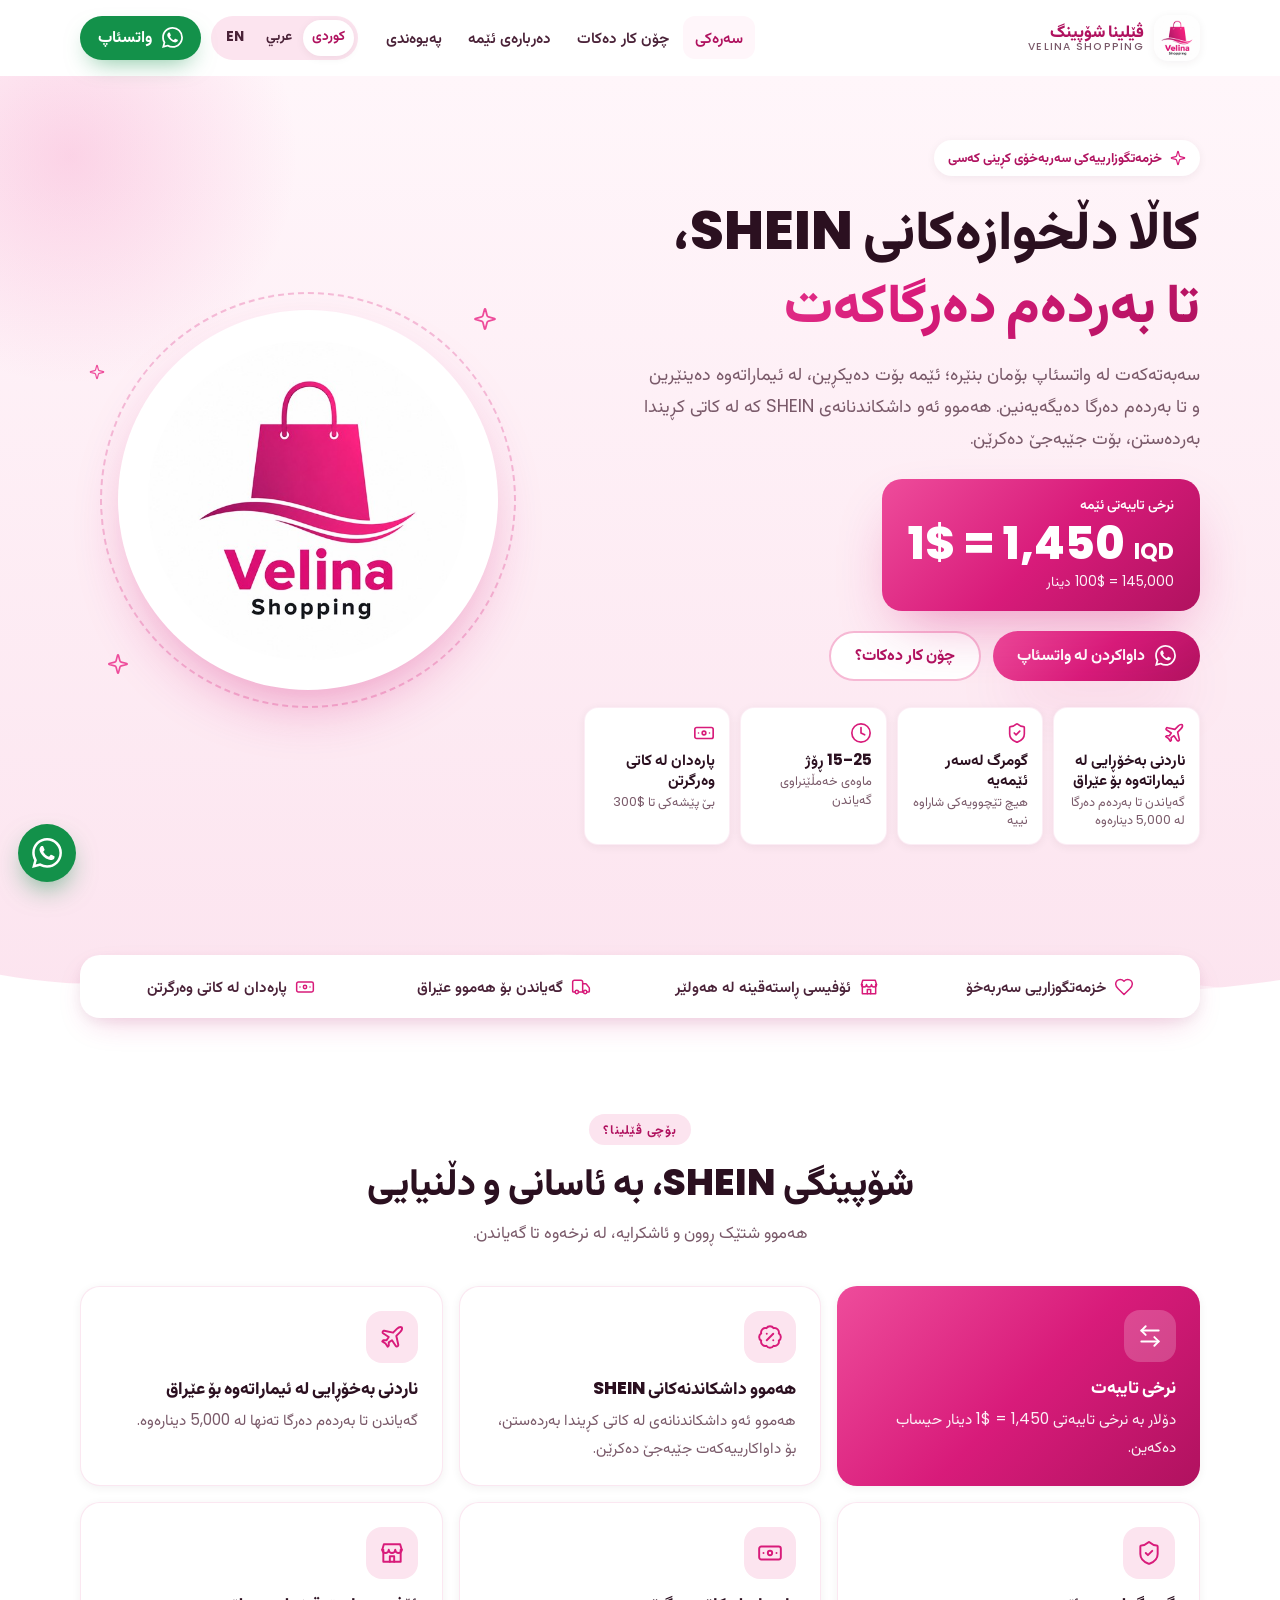
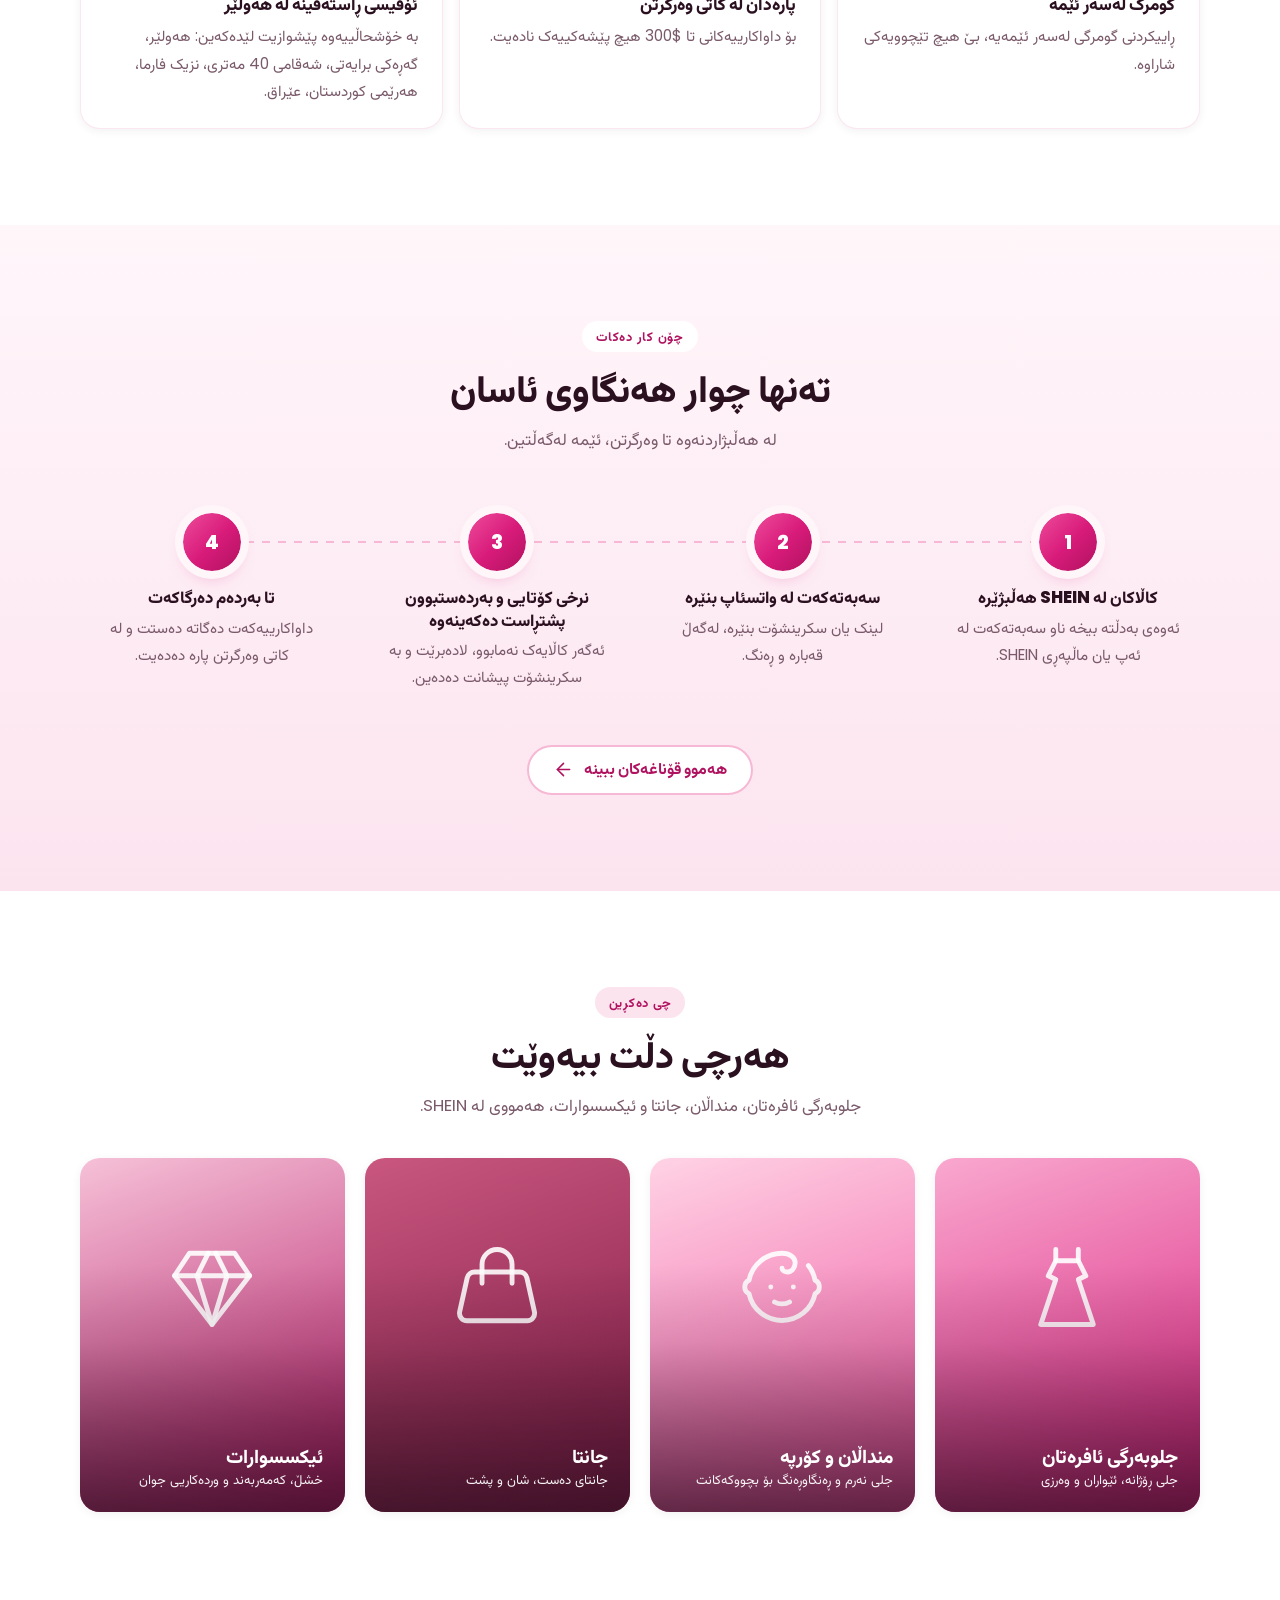
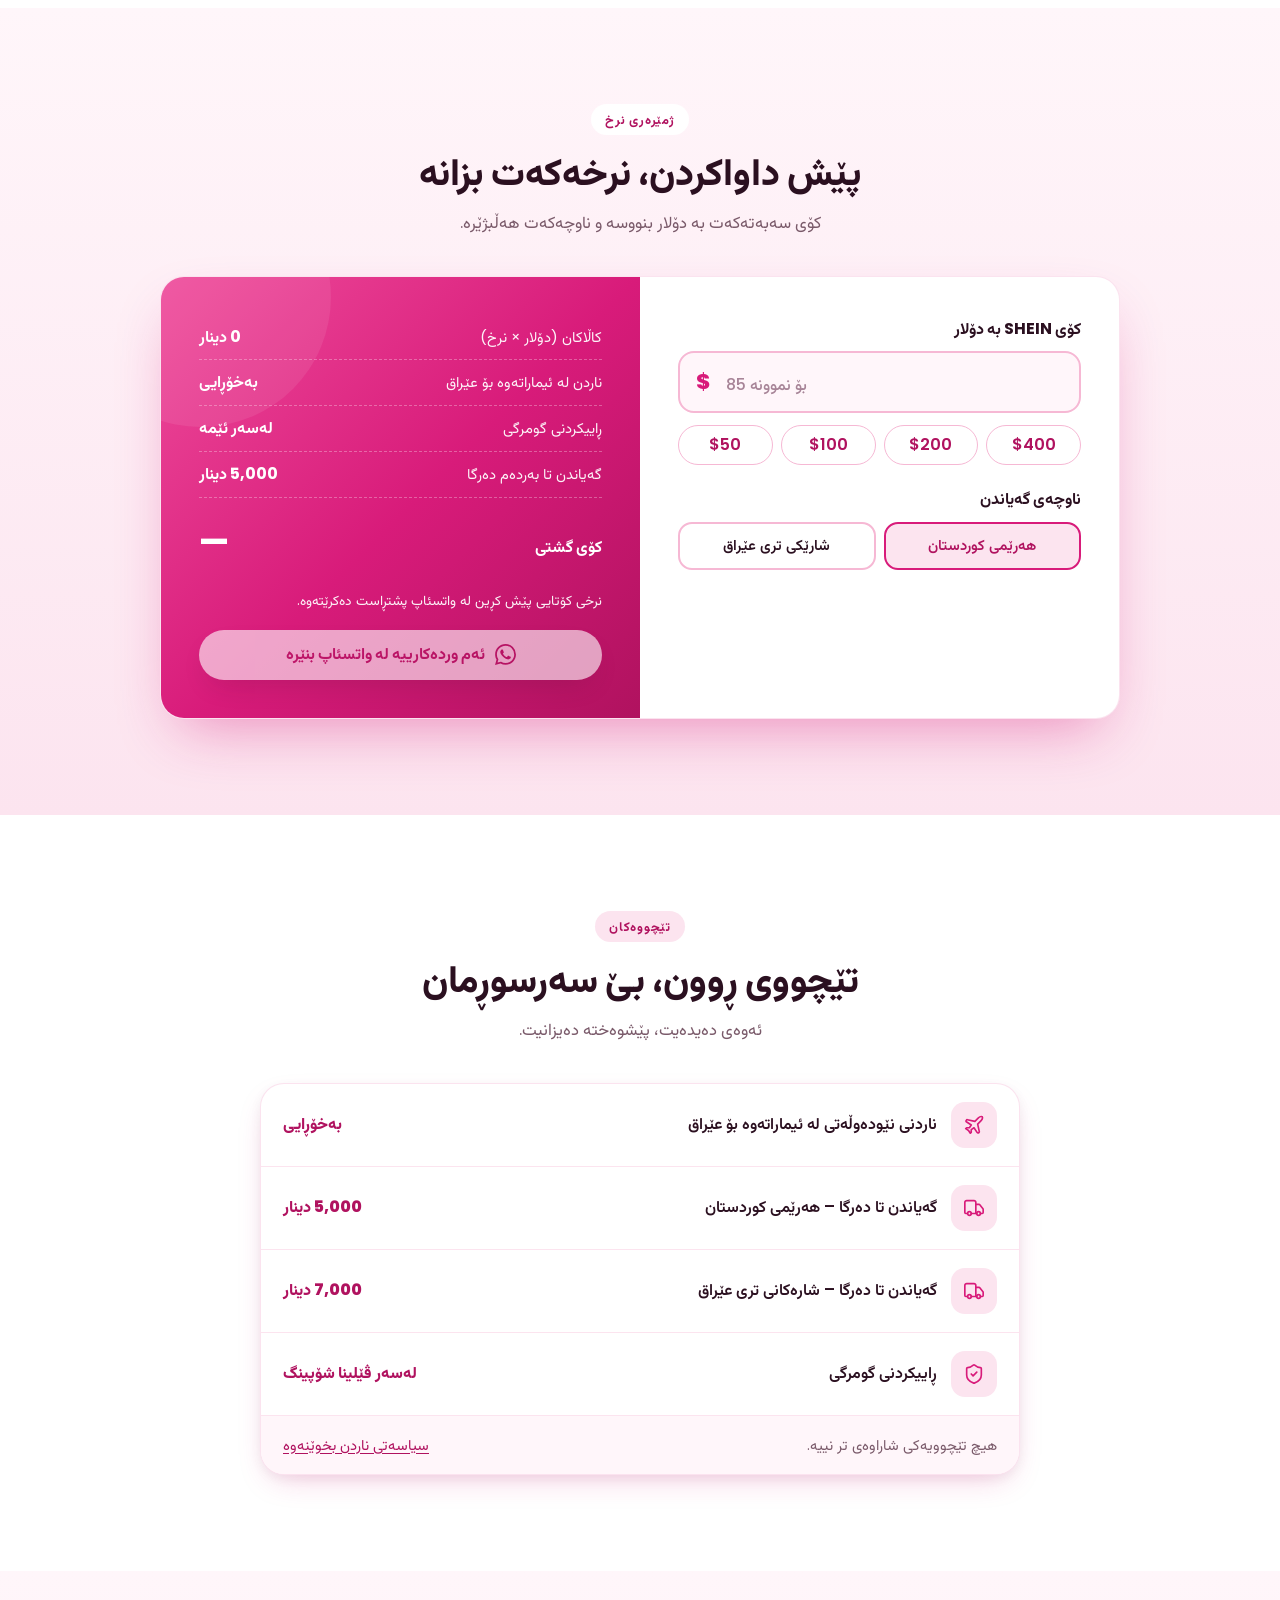
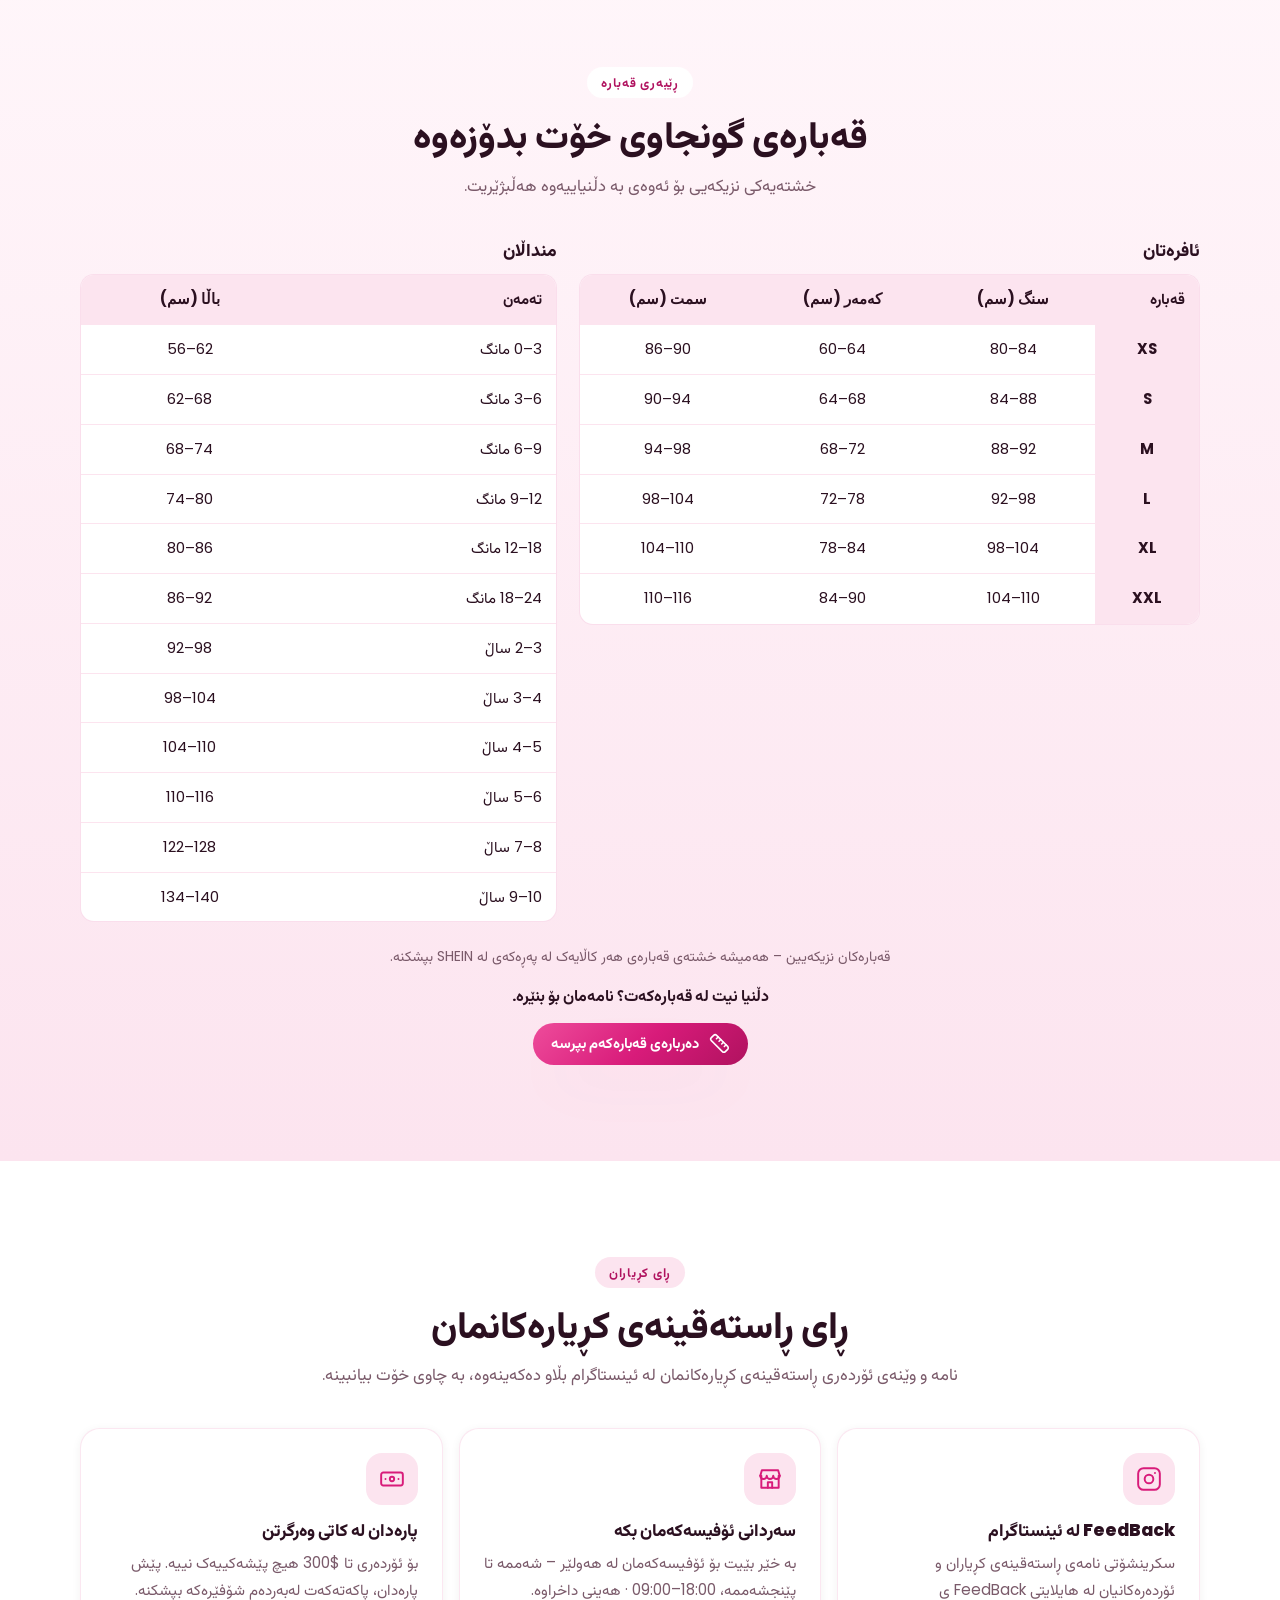
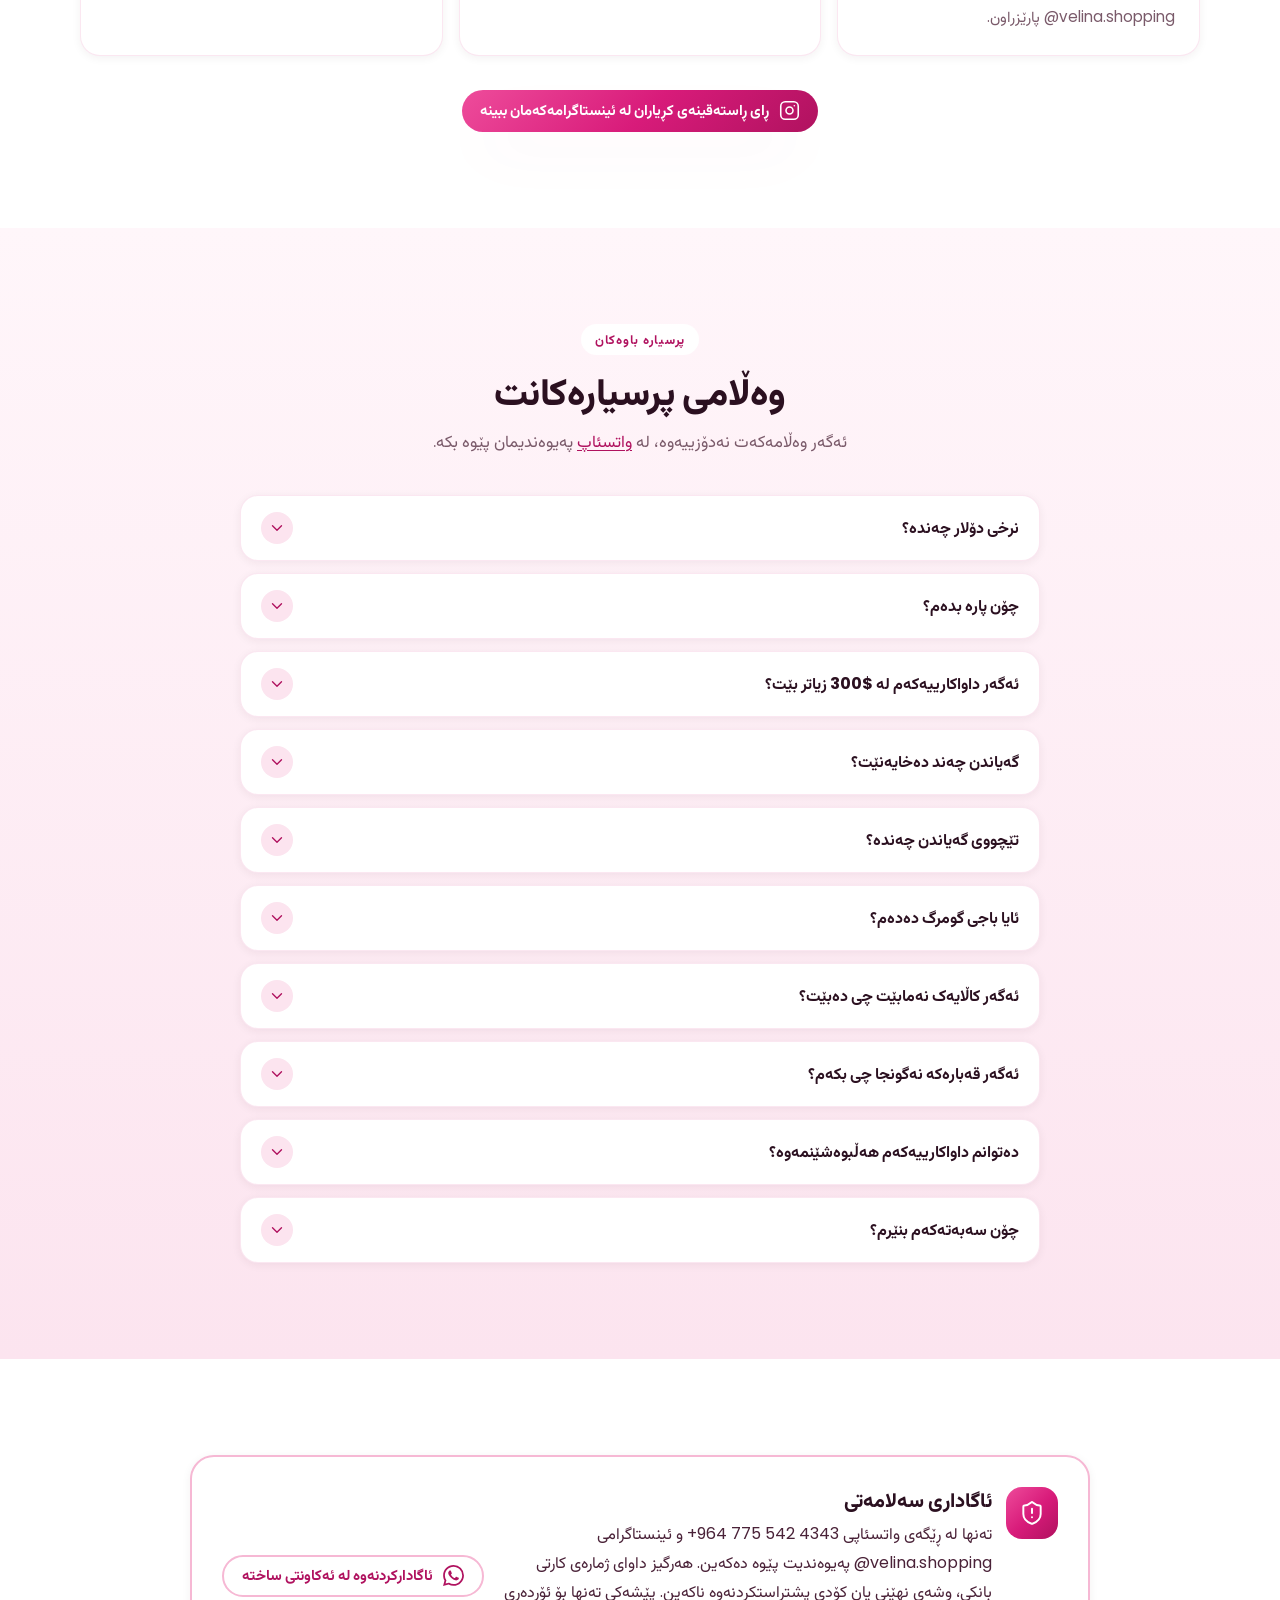
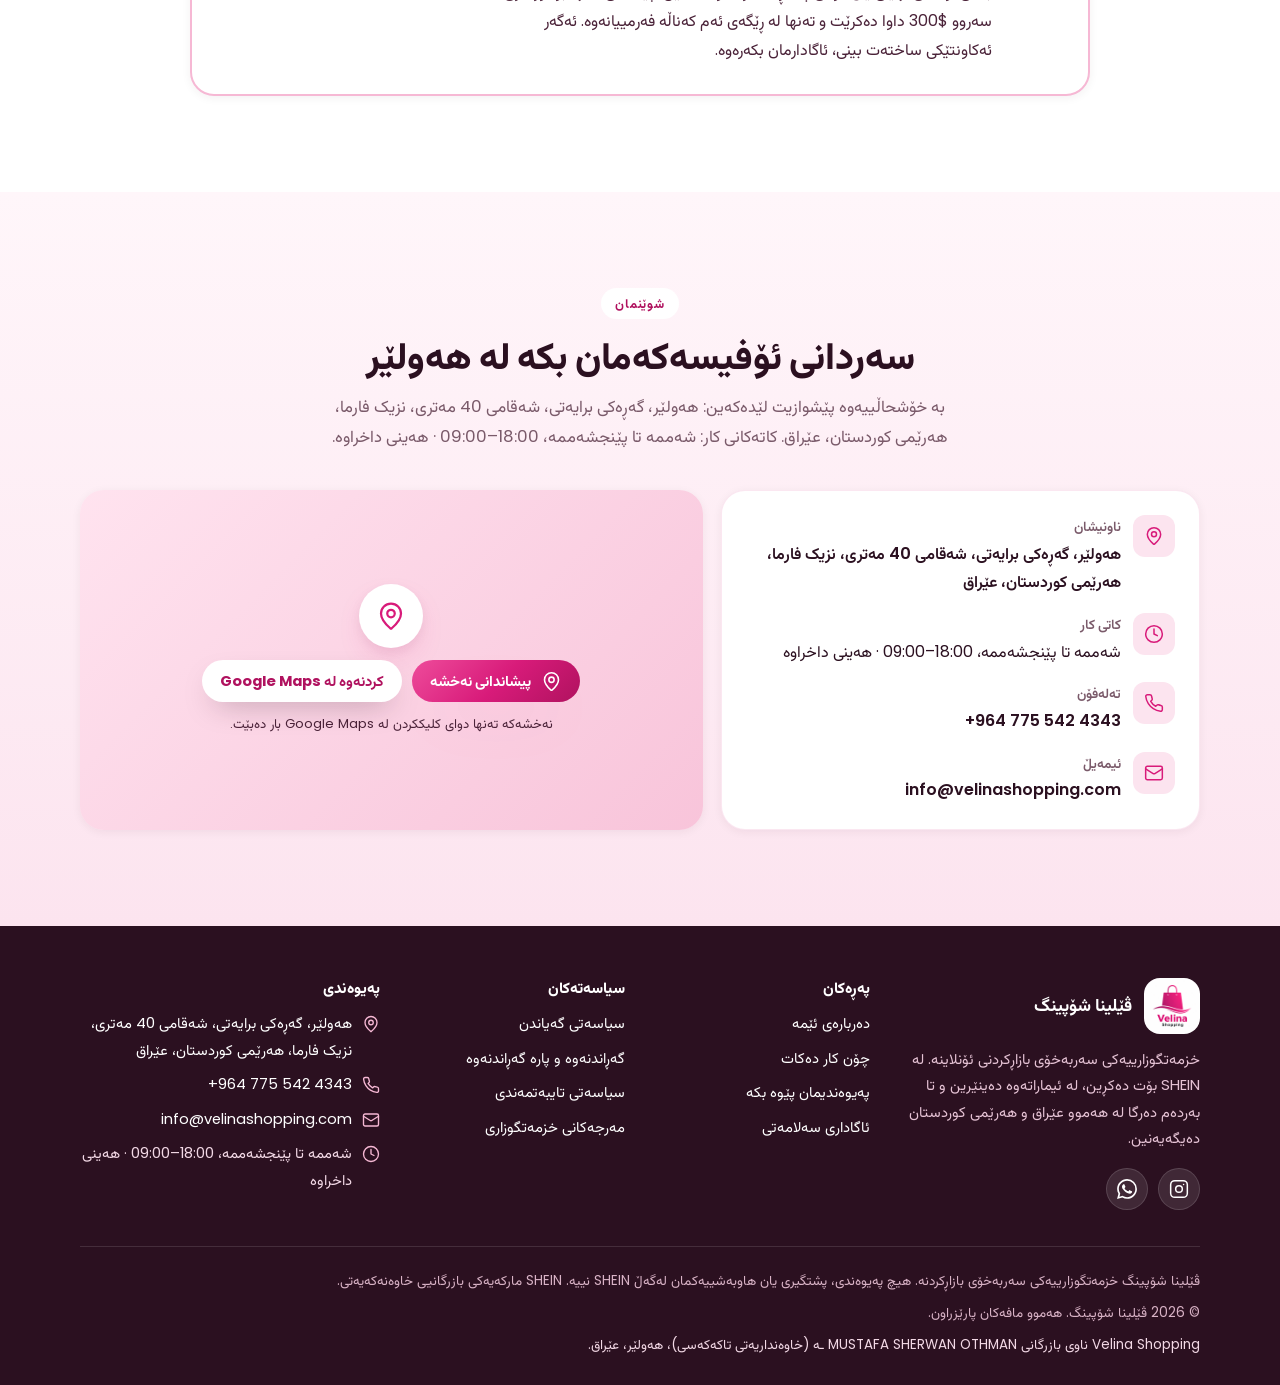
<file: index.html>
<!DOCTYPE html>
<html lang="ckb" dir="rtl">
<head>
<meta charset="UTF-8">
<meta name="viewport" content="width=device-width, initial-scale=1, viewport-fit=cover">
<title>Velina Shopping | کڕینی SHEIN بۆ هەولێر و عێراق</title>
<meta name="description" content="کاڵا دڵخوازەکانی SHEIN لە هەولێر، کوردستان و هەموو عێراق. نرخی تایبەت 1$ = 1,450 دینار، گومرگ لەسەر ئێمە، پارەدان لە کاتی وەرگرتن.">
<meta name="robots" content="index, follow">
<meta name="theme-color" content="#D81B7A">
<meta name="facebook-domain-verification" content="PASTE_CODE_FROM_META" />
<link rel="canonical" href="https://www.velinashopping.com/">
<link rel="alternate" hreflang="ckb" href="https://www.velinashopping.com/?lang=ku">
<link rel="alternate" hreflang="ar" href="https://www.velinashopping.com/?lang=ar">
<link rel="alternate" hreflang="en" href="https://www.velinashopping.com/?lang=en">
<link rel="alternate" hreflang="x-default" href="https://www.velinashopping.com/">
<meta property="og:type" content="website">
<meta property="og:site_name" content="Velina Shopping – ڤێلینا شۆپینگ">
<meta property="og:title" content="Velina Shopping | کڕینی SHEIN بۆ هەولێر و عێراق">
<meta property="og:description" content="کاڵا دڵخوازەکانی SHEIN لە هەولێر، کوردستان و هەموو عێراق. نرخی تایبەت 1$ = 1,450 دینار، گومرگ لەسەر ئێمە، پارەدان لە کاتی وەرگرتن.">
<meta property="og:url" content="https://www.velinashopping.com/">
<meta property="og:image" content="https://www.velinashopping.com/assets/img/og-image.jpg">
<meta property="og:image:width" content="1200">
<meta property="og:image:height" content="630">
<meta property="og:image:alt" content="Velina Shopping logo">
<meta property="og:locale" content="ckb_IQ">
<meta property="og:locale:alternate" content="ar_IQ">
<meta property="og:locale:alternate" content="en_US">
<meta name="twitter:card" content="summary_large_image">
<meta name="twitter:title" content="Velina Shopping | کڕینی SHEIN بۆ هەولێر و عێراق">
<meta name="twitter:description" content="کاڵا دڵخوازەکانی SHEIN لە هەولێر، کوردستان و هەموو عێراق. نرخی تایبەت 1$ = 1,450 دینار، گومرگ لەسەر ئێمە، پارەدان لە کاتی وەرگرتن.">
<meta name="twitter:image" content="https://www.velinashopping.com/assets/img/og-image.jpg">
<link rel="icon" href="favicon.ico" sizes="any">
<link rel="icon" type="image/png" sizes="32x32" href="assets/img/favicon-32.png">
<link rel="apple-touch-icon" href="assets/img/apple-touch-icon.png">
<link rel="manifest" href="site.webmanifest">
<link rel="preconnect" href="https://fonts.googleapis.com">
<link rel="preconnect" href="https://fonts.gstatic.com" crossorigin>
<link rel="stylesheet" href="https://fonts.googleapis.com/css2?family=Playfair+Display:ital,wght@1,600&family=Poppins:wght@400;500;600;700;800&family=Vazirmatn:wght@400;500;600;700;800&display=swap">
<link rel="stylesheet" href="assets/style.css">
<script>(function(){var d=document.documentElement,l=null,D='ku';try{l=new URLSearchParams(location.search).get('lang')}catch(e){}if(!/^(ku|ar|en)$/.test(l||'')){try{l=localStorage.getItem('velina-lang')}catch(e){}}d.className+=' js';if(/^(ku|ar|en)$/.test(l||'')&&l!==D){d.lang=l==='ku'?'ckb':l;d.dir=l==='en'?'ltr':'rtl';d.className+=' lang-pending'}setTimeout(function(){if(!window.__velinaReady){d.classList.remove('lang-pending');d.className+=' reveal-fallback'}},2500)})();</script>
<script type="application/ld+json">
{
  "@context": "https://schema.org",
  "@type": "LocalBusiness",
  "@id": "https://www.velinashopping.com/#business",
  "name": "Velina Shopping",
  "legalName": "MUSTAFA SHERWAN OTHMAN",
  "alternateName": [
    "ڤێلینا شۆپینگ",
    "ڤيلينا شوبينغ"
  ],
  "description": "Independent online personal-shopping service. Customers choose items on SHEIN, we purchase them on their behalf, ship from the UAE and deliver to the door anywhere in Iraq and the Kurdistan Region. Not affiliated with SHEIN.",
  "url": "https://www.velinashopping.com/",
  "logo": "https://www.velinashopping.com/assets/img/icon-512.png",
  "image": "https://www.velinashopping.com/assets/img/og-image.jpg",
  "telephone": "+9647755424343",
  "email": "info@velinashopping.com",
  "address": {
    "@type": "PostalAddress",
    "streetAddress": "40 Meter Street, Brayati, near Pharma",
    "addressLocality": "Erbil",
    "addressRegion": "Kurdistan Region",
    "addressCountry": "IQ"
  },
  "geo": {
    "@type": "GeoCoordinates",
    "latitude": 36.200478,
    "longitude": 44.039223
  },
  "hasMap": "https://www.google.com/maps?q=36.2004780,44.0392230",
  "openingHoursSpecification": [
    {
      "@type": "OpeningHoursSpecification",
      "dayOfWeek": [
        "Saturday",
        "Sunday",
        "Monday",
        "Tuesday",
        "Wednesday",
        "Thursday"
      ],
      "opens": "09:00",
      "closes": "18:00"
    }
  ],
  "areaServed": [
    {
      "@type": "Country",
      "name": "Iraq"
    }
  ],
  "currenciesAccepted": "IQD",
  "paymentAccepted": "Cash",
  "priceRange": "$$",
  "sameAs": [
    "https://www.instagram.com/velina.shopping"
  ]
}
</script>
</head>
<body data-page="home">
<svg width="0" height="0" style="position:absolute" aria-hidden="true" focusable="false"><symbol id="i-wa" viewBox="0 0 24 24"><path d="M17.472 14.382c-.297-.149-1.758-.867-2.03-.967-.273-.099-.471-.148-.67.15-.197.297-.767.966-.94 1.164-.173.199-.347.223-.644.075-.297-.15-1.255-.463-2.39-1.475-.883-.788-1.48-1.761-1.653-2.059-.173-.297-.018-.458.13-.606.134-.133.298-.347.446-.52.149-.174.198-.298.298-.497.099-.198.05-.371-.025-.52-.075-.149-.669-1.612-.916-2.207-.242-.579-.487-.5-.669-.51-.173-.008-.371-.01-.57-.01-.198 0-.52.074-.792.372-.272.297-1.04 1.016-1.04 2.479 0 1.462 1.065 2.875 1.213 3.074.149.198 2.096 3.2 5.077 4.487.709.306 1.262.489 1.694.625.712.227 1.36.195 1.871.118.571-.085 1.758-.719 2.006-1.413.248-.694.248-1.289.173-1.413-.074-.124-.272-.198-.57-.347m-5.421 7.403h-.004a9.87 9.87 0 0 1-5.031-1.378l-.361-.214-3.741.982.998-3.648-.235-.374a9.86 9.86 0 0 1-1.51-5.26c.001-5.45 4.436-9.884 9.888-9.884 2.64 0 5.122 1.03 6.988 2.898a9.825 9.825 0 0 1 2.893 6.994c-.003 5.45-4.437 9.884-9.885 9.884m8.413-18.297A11.815 11.815 0 0 0 12.05 0C5.495 0 .16 5.335.157 11.892c0 2.096.547 4.142 1.588 5.945L.057 24l6.305-1.654a11.882 11.882 0 0 0 5.683 1.448h.005c6.554 0 11.89-5.335 11.893-11.893a11.821 11.821 0 0 0-3.48-8.413Z"/></symbol><symbol id="i-fb" viewBox="0 0 24 24"><path d="M24 12.073C24 5.405 18.627 0 12 0S0 5.405 0 12.073C0 18.1 4.388 23.094 10.125 24v-8.437H7.078v-3.49h3.047V9.413c0-3.025 1.792-4.697 4.533-4.697 1.312 0 2.686.236 2.686.236v2.971H15.83c-1.491 0-1.956.93-1.956 1.886v2.264h3.328l-.532 3.49h-2.796V24C19.612 23.094 24 18.1 24 12.073z"/></symbol><symbol id="i-ig" viewBox="0 0 24 24"><rect x="2" y="2" width="20" height="20" rx="5"/><circle cx="12" cy="12" r="4"/><path d="M17.5 6.5h.01"/></symbol><symbol id="i-bag" viewBox="0 0 24 24"><path d="M6 2 3 6v14a2 2 0 0 0 2 2h14a2 2 0 0 0 2-2V6l-3-4Z"/><path d="M3 6h18"/><path d="M16 10a4 4 0 0 1-8 0"/></symbol><symbol id="i-sparkle" viewBox="0 0 24 24"><path d="M9.937 15.5A2 2 0 0 0 8.5 14.063l-6.135-1.582a.5.5 0 0 1 0-.962L8.5 9.936A2 2 0 0 0 9.937 8.5l1.582-6.135a.5.5 0 0 1 .963 0L14.063 8.5A2 2 0 0 0 15.5 9.937l6.135 1.581a.5.5 0 0 1 0 .964L15.5 14.063a2 2 0 0 0-1.437 1.437l-1.582 6.135a.5.5 0 0 1-.963 0z"/></symbol><symbol id="i-truck" viewBox="0 0 24 24"><path d="M14 18V6a2 2 0 0 0-2-2H4a2 2 0 0 0-2 2v11a1 1 0 0 0 1 1h2"/><path d="M15 18H9"/><path d="M19 18h2a1 1 0 0 0 1-1v-3.65a1 1 0 0 0-.22-.624l-3.48-4.35A1 1 0 0 0 17.52 8H14"/><circle cx="17" cy="18" r="2"/><circle cx="7" cy="18" r="2"/></symbol><symbol id="i-plane" viewBox="0 0 24 24"><path d="M17.8 19.2 16 11l3.5-3.5C21 6 21.5 4 21 3c-1-.5-3 0-4.5 1.5L13 8 4.8 6.2c-.5-.1-.9.1-1.1.5l-.3.5c-.2.5-.1 1 .3 1.3L9 12l-2 3H4l-1 1 3 2 2 3 1-1v-3l3-2 3.5 5.3c.3.4.8.5 1.3.3l.5-.2c.4-.3.6-.7.5-1.2z"/></symbol><symbol id="i-shield" viewBox="0 0 24 24"><path d="M20 13c0 5-3.5 7.5-7.66 8.95a1 1 0 0 1-.67-.01C7.5 20.5 4 18 4 13V6a1 1 0 0 1 1-1c2 0 4.5-1.2 6.24-2.72a1.17 1.17 0 0 1 1.52 0C14.51 3.81 17 5 19 5a1 1 0 0 1 1 1z"/><path d="m9 12 2 2 4-4"/></symbol><symbol id="i-alert" viewBox="0 0 24 24"><path d="M20 13c0 5-3.5 7.5-7.66 8.95a1 1 0 0 1-.67-.01C7.5 20.5 4 18 4 13V6a1 1 0 0 1 1-1c2 0 4.5-1.2 6.24-2.72a1.17 1.17 0 0 1 1.52 0C14.51 3.81 17 5 19 5a1 1 0 0 1 1 1z"/><path d="M12 8v4"/><path d="M12 16h.01"/></symbol><symbol id="i-cash" viewBox="0 0 24 24"><rect x="2" y="6" width="20" height="12" rx="2"/><circle cx="12" cy="12" r="2"/><path d="M6 12h.01M18 12h.01"/></symbol><symbol id="i-clock" viewBox="0 0 24 24"><circle cx="12" cy="12" r="10"/><path d="M12 6v6l4 2"/></symbol><symbol id="i-pin" viewBox="0 0 24 24"><path d="M20 10c0 4.993-5.539 10.193-7.399 11.799a1 1 0 0 1-1.202 0C9.539 20.193 4 14.993 4 10a8 8 0 0 1 16 0"/><circle cx="12" cy="10" r="3"/></symbol><symbol id="i-phone" viewBox="0 0 24 24"><path d="M22 16.92v3a2 2 0 0 1-2.18 2 19.79 19.79 0 0 1-8.63-3.07 19.5 19.5 0 0 1-6-6 19.79 19.79 0 0 1-3.07-8.67A2 2 0 0 1 4.11 2h3a2 2 0 0 1 2 1.72 12.84 12.84 0 0 0 .7 2.81 2 2 0 0 1-.45 2.11L8.09 9.91a16 16 0 0 0 6 6l1.27-1.27a2 2 0 0 1 2.11-.45 12.84 12.84 0 0 0 2.81.7A2 2 0 0 1 22 16.92z"/></symbol><symbol id="i-mail" viewBox="0 0 24 24"><rect x="2" y="4" width="20" height="16" rx="2"/><path d="m22 7-8.97 5.7a1.94 1.94 0 0 1-2.06 0L2 7"/></symbol><symbol id="i-check" viewBox="0 0 24 24"><path d="M22 11.08V12a10 10 0 1 1-5.93-9.14"/><path d="m9 11 3 3L22 4"/></symbol><symbol id="i-clip" viewBox="0 0 24 24"><rect x="8" y="2" width="8" height="4" rx="1"/><path d="M16 4h2a2 2 0 0 1 2 2v14a2 2 0 0 1-2 2H6a2 2 0 0 1-2-2V6a2 2 0 0 1 2-2h2"/><path d="m9 14 2 2 4-4"/></symbol><symbol id="i-send" viewBox="0 0 24 24"><path d="M14.536 21.686a.5.5 0 0 0 .937-.024l6.5-19a.496.496 0 0 0-.635-.635l-19 6.5a.5.5 0 0 0-.024.937l7.93 3.18a2 2 0 0 1 1.112 1.11z"/><path d="m21.854 2.147-10.94 10.939"/></symbol><symbol id="i-home" viewBox="0 0 24 24"><path d="M15 21v-8a1 1 0 0 0-1-1h-4a1 1 0 0 0-1 1v8"/><path d="M3 10a2 2 0 0 1 .709-1.528l7-5.999a2 2 0 0 1 2.582 0l7 5.999A2 2 0 0 1 21 10v9a2 2 0 0 1-2 2H5a2 2 0 0 1-2-2z"/></symbol><symbol id="i-store" viewBox="0 0 24 24"><path d="M3 9 4.5 4h15L21 9"/><path d="M4 9v11h16V9"/><path d="M3 9a3 3 0 0 0 6 0 3 3 0 0 0 6 0 3 3 0 0 0 6 0"/><path d="M10 20v-5h4v5"/></symbol><symbol id="i-percent" viewBox="0 0 24 24"><path d="M3.85 8.62a4 4 0 0 1 4.78-4.77 4 4 0 0 1 6.74 0 4 4 0 0 1 4.78 4.78 4 4 0 0 1 0 6.74 4 4 0 0 1-4.77 4.78 4 4 0 0 1-6.75 0 4 4 0 0 1-4.78-4.77 4 4 0 0 1 0-6.76Z"/><path d="m15 9-6 6"/><path d="M9 9h.01"/><path d="M15 15h.01"/></symbol><symbol id="i-swap" viewBox="0 0 24 24"><path d="m8 3-4 4 4 4"/><path d="M4 7h16"/><path d="m16 21 4-4-4-4"/><path d="M20 17H4"/></symbol><symbol id="i-chev" viewBox="0 0 24 24"><path d="m6 9 6 6 6-6"/></symbol><symbol id="i-menu" viewBox="0 0 24 24"><path d="M4 6h16M4 12h16M4 18h16"/></symbol><symbol id="i-close" viewBox="0 0 24 24"><path d="M18 6 6 18M6 6l12 12"/></symbol><symbol id="i-dress" viewBox="0 0 24 24"><path d="M9 2v3l-2 4 2 1-4 12h14l-4-12 2-1-2-4V2"/><path d="M9 5h6"/></symbol><symbol id="i-baby" viewBox="0 0 24 24"><path d="M9 12h.01"/><path d="M15 12h.01"/><path d="M10 16c.5.3 1.2.5 2 .5s1.5-.2 2-.5"/><path d="M19 6.3a9 9 0 0 1 1.8 3.9 2 2 0 0 1 0 3.6 9 9 0 0 1-17.6 0 2 2 0 0 1 0-3.6A9 9 0 0 1 12 3c2 0 3.5 1.1 3.5 2.5s-.9 2.5-2 2.5c-.8 0-1.5-.4-1.5-1"/></symbol><symbol id="i-handbag" viewBox="0 0 24 24"><path d="M2.048 18.566A2 2 0 0 0 4 21h16a2 2 0 0 0 1.952-2.434l-2-9A2 2 0 0 0 18 8H6a2 2 0 0 0-1.952 1.566z"/><path d="M8 11V6a4 4 0 0 1 8 0v5"/></symbol><symbol id="i-gem" viewBox="0 0 24 24"><path d="M6 3h12l4 6-10 13L2 9Z"/><path d="M11 3 8 9l4 13 4-13-3-6"/><path d="M2 9h20"/></symbol><symbol id="i-ruler" viewBox="0 0 24 24"><path d="M21.3 15.3a2.4 2.4 0 0 1 0 3.4l-2.6 2.6a2.4 2.4 0 0 1-3.4 0L2.7 8.7a2.41 2.41 0 0 1 0-3.4l2.6-2.6a2.41 2.41 0 0 1 3.4 0Z"/><path d="m14.5 12.5 2-2"/><path d="m11.5 9.5 2-2"/><path d="m8.5 6.5 2-2"/><path d="m17.5 15.5 2-2"/></symbol><symbol id="i-user" viewBox="0 0 24 24"><path d="M19 21v-2a4 4 0 0 0-4-4H9a4 4 0 0 0-4 4v2"/><circle cx="12" cy="7" r="4"/></symbol><symbol id="i-printer" viewBox="0 0 24 24"><path d="M6 9V2h12v7"/><path d="M6 18H4a2 2 0 0 1-2-2v-5a2 2 0 0 1 2-2h16a2 2 0 0 1 2 2v5a2 2 0 0 1-2 2h-2"/><rect x="6" y="14" width="12" height="8"/></symbol><symbol id="i-box" viewBox="0 0 24 24"><path d="M11 21.73a2 2 0 0 0 2 0l7-4A2 2 0 0 0 21 16V8a2 2 0 0 0-1-1.73l-7-4a2 2 0 0 0-2 0l-7 4A2 2 0 0 0 3 8v8a2 2 0 0 0 1 1.73z"/><path d="M12 22V12"/><path d="m3.3 7 8.7 5 8.7-5"/></symbol><symbol id="i-lock" viewBox="0 0 24 24"><rect x="3" y="11" width="18" height="11" rx="2"/><path d="M7 11V7a5 5 0 0 1 10 0v4"/></symbol><symbol id="i-heart" viewBox="0 0 24 24"><path d="M19 14c1.49-1.46 3-3.21 3-5.5A5.5 5.5 0 0 0 16.5 3c-1.76 0-3 .5-4.5 2-1.5-1.5-2.74-2-4.5-2A5.5 5.5 0 0 0 2 8.5c0 2.3 1.5 4.05 3 5.5l7 7Z"/></symbol><symbol id="i-calendar" viewBox="0 0 24 24"><rect x="3" y="4" width="18" height="18" rx="2"/><path d="M16 2v4M8 2v4M3 10h18"/></symbol><symbol id="i-arrow" viewBox="0 0 24 24"><path d="M5 12h14"/><path d="m12 5 7 7-7 7"/></symbol></svg>
<div id="app">
<a class="skip-link" href="#main">بازدان بۆ ناوەڕۆک</a><header class="site-header" id="top"><div class="container header-inner"><a class="brand" href="index.html"><img src="assets/img/logo-128.png" width="46" height="46" alt="Velina Shopping logo"><span class="brand-name">ڤێلینا شۆپینگ<small>VELINA SHOPPING</small></span></a><nav class="main-nav" id="mainNav" aria-label="مێنیو"><a href="index.html" aria-current="page">سەرەکی</a><a href="how-it-works.html">چۆن کار دەکات</a><a href="about.html">دەربارەی ئێمە</a><a href="contact.html">پەیوەندی</a></nav><div class="lang-switch" role="group" aria-label="زمان"><button type="button" data-lang="ku" lang="ckb" aria-pressed="true">کوردی</button><button type="button" data-lang="ar" lang="ar" aria-pressed="false">عربي</button><button type="button" data-lang="en" lang="en" aria-pressed="false">EN</button></div><a class="btn btn-wa header-wa" href="https://wa.me/9647755424343?text=%D8%B3%DA%B5%D8%A7%D9%88%20%DA%A4%DB%8E%D9%84%DB%8C%D9%86%D8%A7%20%D8%B4%DB%86%D9%BE%DB%8C%D9%86%DA%AF%20%F0%9F%8C%B8%20%D8%AF%DB%95%D9%85%DB%95%D9%88%DB%8E%D8%AA%20%D9%84%DB%95%20SHEIN%20%D8%A6%DB%86%D8%B1%D8%AF%DB%95%D8%B1%20%D8%A8%DA%A9%DB%95%D9%85." target="_blank" rel="noopener" aria-label="لە واتسئاپ پەیوەندیمان پێوە بکە"><svg class="icon icon-fill" aria-hidden="true" focusable="false"><use href="#i-wa"></use></svg><span>واتسئاپ</span></a><button class="menu-toggle" type="button" aria-expanded="false" aria-controls="mainNav" aria-label="مێنیو"><svg class="icon i-open" aria-hidden="true" focusable="false"><use href="#i-menu"></use></svg><svg class="icon i-close" aria-hidden="true" focusable="false"><use href="#i-close"></use></svg></button></div></header><main id="main"><section class="hero" aria-labelledby="hero-title"><div class="container hero-grid"><div><span class="kicker reveal"><svg class="icon" aria-hidden="true" focusable="false"><use href="#i-sparkle"></use></svg>خزمەتگوزارییەکی سەربەخۆی کڕینی کەسی</span><h1 id="hero-title" class="reveal">کاڵا دڵخوازەکانی SHEIN، <span class="accent">تا بەردەم دەرگاکەت</span></h1><p class="hero-sub reveal">سەبەتەکەت لە واتسئاپ بۆمان بنێرە؛ ئێمە بۆت دەیکڕین، لە ئیماراتەوە دەینێرین و تا بەردەم دەرگا دەیگەیەنین. هەموو ئەو داشکاندنانەی SHEIN کە لە کاتی کڕیندا بەردەستن، بۆت جێبەجێ دەکرێن.</p><div class="rate-badge reveal"><span class="rate-label">نرخی تایبەتی ئێمە</span><span class="rate-value">1$ = 1,450 <small>IQD</small></span><span class="rate-sub"><bdi dir="ltr">100$ = 145,000</bdi> دینار</span></div><div class="hero-ctas reveal"><a class="btn btn-primary" href="https://wa.me/9647755424343?text=%D8%B3%DA%B5%D8%A7%D9%88%20%DA%A4%DB%8E%D9%84%DB%8C%D9%86%D8%A7%20%D8%B4%DB%86%D9%BE%DB%8C%D9%86%DA%AF%20%F0%9F%8C%B8%20%D8%AF%DB%95%D9%85%DB%95%D9%88%DB%8E%D8%AA%20%D9%84%DB%95%20SHEIN%20%D8%A6%DB%86%D8%B1%D8%AF%DB%95%D8%B1%20%D8%A8%DA%A9%DB%95%D9%85." target="_blank" rel="noopener"><svg class="icon icon-fill" aria-hidden="true" focusable="false"><use href="#i-wa"></use></svg>داواکردن لە واتسئاپ</a><a class="btn btn-ghost" href="#how">چۆن کار دەکات؟</a></div><ul class="stats reveal"><li class="stat"><svg class="icon" aria-hidden="true" focusable="false"><use href="#i-plane"></use></svg><strong>ناردنی بەخۆڕایی لە ئیماراتەوە بۆ عێراق</strong><span>گەیاندن تا بەردەم دەرگا لە <bdi dir="ltr">5,000</bdi> دینارەوە</span></li><li class="stat"><svg class="icon" aria-hidden="true" focusable="false"><use href="#i-shield"></use></svg><strong>گومرگ لەسەر ئێمەیە</strong><span>هیچ تێچوویەکی شاراوە نییە</span></li><li class="stat"><svg class="icon" aria-hidden="true" focusable="false"><use href="#i-clock"></use></svg><strong><bdi dir="ltr">15–25</bdi> ڕۆژ</strong><span>ماوەی خەمڵێنراوی گەیاندن</span></li><li class="stat"><svg class="icon" aria-hidden="true" focusable="false"><use href="#i-cash"></use></svg><strong>پارەدان لە کاتی وەرگرتن</strong><span>بێ پێشەکی تا <bdi dir="ltr">300$</bdi></span></li></ul></div><div class="hero-visual reveal" aria-hidden="true"><div class="hero-card"><img src="assets/img/logo-512.jpg" width="512" height="512" alt="" fetchpriority="high"></div><svg class="icon sparkle s1"><use href="#i-sparkle"></use></svg><svg class="icon sparkle s2"><use href="#i-sparkle"></use></svg><svg class="icon sparkle s3"><use href="#i-sparkle"></use></svg></div></div><div class="wave" aria-hidden="true"><svg viewBox="0 0 1440 120" preserveAspectRatio="none"><path fill="currentColor" d="M0,64 C240,120 480,8 720,40 C960,72 1200,120 1440,72 L1440,120 L0,120 Z"/><path fill="currentColor" opacity=".5" d="M0,88 C300,40 560,110 820,80 C1080,50 1260,60 1440,96 L1440,120 L0,120 Z"/></svg></div></section><section class="trust-strip" aria-label="بۆچی ڤێلینا؟"><div class="container"><ul class="trust-list reveal"><li><svg class="icon" aria-hidden="true" focusable="false"><use href="#i-heart"></use></svg><span>خزمەتگوزاریی سەربەخۆ</span></li><li><svg class="icon" aria-hidden="true" focusable="false"><use href="#i-store"></use></svg><span>ئۆفیسی ڕاستەقینە لە هەولێر</span></li><li><svg class="icon" aria-hidden="true" focusable="false"><use href="#i-truck"></use></svg><span>گەیاندن بۆ هەموو عێراق</span></li><li><svg class="icon" aria-hidden="true" focusable="false"><use href="#i-cash"></use></svg><span>پارەدان لە کاتی وەرگرتن</span></li></ul></div></section><section class="section" id="why" aria-labelledby="why-title"><div class="container"><div class="section-head reveal"><span class="eyebrow">بۆچی ڤێلینا؟</span><h2 id="why-title">شۆپینگی SHEIN، بە ئاسانی و دڵنیایی</h2><p>هەموو شتێک ڕوون و ئاشکرایە، لە نرخەوە تا گەیاندن.</p></div><div class="grid grid-3"><article class="card reveal featured"><span class="card-ic"><svg class="icon" aria-hidden="true" focusable="false"><use href="#i-swap"></use></svg></span><h3>نرخی تایبەت</h3><p>دۆلار بە نرخی تایبەتی <bdi dir="ltr">1$ = 1,450</bdi> دینار حیساب دەکەین.</p></article><article class="card reveal"><span class="card-ic"><svg class="icon" aria-hidden="true" focusable="false"><use href="#i-percent"></use></svg></span><h3>هەموو داشکاندنەکانی SHEIN</h3><p>هەموو ئەو داشکاندنانەی لە کاتی کڕیندا بەردەستن، بۆ داواکارییەکەت جێبەجێ دەکرێن.</p></article><article class="card reveal"><span class="card-ic"><svg class="icon" aria-hidden="true" focusable="false"><use href="#i-plane"></use></svg></span><h3>ناردنی بەخۆڕایی لە ئیماراتەوە بۆ عێراق</h3><p>گەیاندن تا بەردەم دەرگا تەنها لە <bdi dir="ltr">5,000</bdi> دینارەوە.</p></article><article class="card reveal"><span class="card-ic"><svg class="icon" aria-hidden="true" focusable="false"><use href="#i-shield"></use></svg></span><h3>گومرگ لەسەر ئێمە</h3><p>ڕاییکردنی گومرگی لەسەر ئێمەیە، بێ هیچ تێچوویەکی شاراوە.</p></article><article class="card reveal"><span class="card-ic"><svg class="icon" aria-hidden="true" focusable="false"><use href="#i-cash"></use></svg></span><h3>پارەدان لە کاتی وەرگرتن</h3><p>بۆ داواکارییەکانی تا <bdi dir="ltr">300$</bdi> هیچ پێشەکییەک نادەیت.</p></article><article class="card reveal"><span class="card-ic"><svg class="icon" aria-hidden="true" focusable="false"><use href="#i-store"></use></svg></span><h3>ئۆفیسی ڕاستەقینە لە هەولێر</h3><p>بە خۆشحاڵییەوە پێشوازیت لێدەکەین: هەولێر، گەڕەکی برایەتی، شەقامی 40 مەتری، نزیک فارما، هەرێمی کوردستان، عێراق.</p></article></div></div></section><section class="section blush" id="how" aria-labelledby="how-title"><div class="container"><div class="section-head reveal"><span class="eyebrow">چۆن کار دەکات</span><h2 id="how-title">تەنها چوار هەنگاوی ئاسان</h2><p>لە هەڵبژاردنەوە تا وەرگرتن، ئێمە لەگەڵتین.</p></div><ol class="steps"><li class="step reveal"><span class="step-num" aria-hidden="true">1</span><div><h3>کاڵاکان لە SHEIN هەڵبژێرە</h3><p>ئەوەی بەدڵتە بیخە ناو سەبەتەکەت لە ئەپ یان ماڵپەڕی SHEIN.</p></div></li><li class="step reveal"><span class="step-num" aria-hidden="true">2</span><div><h3>سەبەتەکەت لە واتسئاپ بنێرە</h3><p>لینک یان سکرینشۆت بنێرە، لەگەڵ قەبارە و ڕەنگ.</p></div></li><li class="step reveal"><span class="step-num" aria-hidden="true">3</span><div><h3>نرخی کۆتایی و بەردەستبوون پشتڕاست دەکەینەوە</h3><p>ئەگەر کاڵایەک نەمابوو، لادەبرێت و بە سکرینشۆت پیشانت دەدەین.</p></div></li><li class="step reveal"><span class="step-num" aria-hidden="true">4</span><div><h3>تا بەردەم دەرگاکەت</h3><p>داواکارییەکەت دەگاتە دەستت و لە کاتی وەرگرتن پارە دەدەیت.</p></div></li></ol><p class="center mt-lg reveal"><a class="btn btn-ghost" href="how-it-works.html">هەموو قۆناغەکان ببینە<svg class="icon flip-rtl" aria-hidden="true" focusable="false"><use href="#i-arrow"></use></svg></a></p></div></section><section class="section" id="categories" aria-labelledby="cat-title"><div class="container"><div class="section-head reveal"><span class="eyebrow">چی دەکڕین</span><h2 id="cat-title">هەرچی دڵت بیەوێت</h2><p>جلوبەرگی ئافرەتان، منداڵان، جانتا و ئیکسسوارات، هەمووی لە SHEIN.</p></div><div class="cats"><a class="cat reveal" href="https://wa.me/9647755424343?text=%D8%B3%DA%B5%D8%A7%D9%88%20%DA%A4%DB%8E%D9%84%DB%8C%D9%86%D8%A7%20%D8%B4%DB%86%D9%BE%DB%8C%D9%86%DA%AF%20%F0%9F%8C%B8%20%D8%AF%DB%95%D9%85%DB%95%D9%88%DB%8E%D8%AA%20%D9%84%DB%95%20SHEIN%20%D8%A6%DB%86%D8%B1%D8%AF%DB%95%D8%B1%20%D8%A8%DA%A9%DB%95%D9%85." target="_blank" rel="noopener"><div class="cat-media"><svg class="icon" aria-hidden="true" focusable="false"><use href="#i-dress"></use></svg></div><h3>جلوبەرگی ئافرەتان</h3><p>جلی ڕۆژانە، ئێواران و وەرزی</p></a><a class="cat reveal" href="https://wa.me/9647755424343?text=%D8%B3%DA%B5%D8%A7%D9%88%20%DA%A4%DB%8E%D9%84%DB%8C%D9%86%D8%A7%20%D8%B4%DB%86%D9%BE%DB%8C%D9%86%DA%AF%20%F0%9F%8C%B8%20%D8%AF%DB%95%D9%85%DB%95%D9%88%DB%8E%D8%AA%20%D9%84%DB%95%20SHEIN%20%D8%A6%DB%86%D8%B1%D8%AF%DB%95%D8%B1%20%D8%A8%DA%A9%DB%95%D9%85." target="_blank" rel="noopener"><div class="cat-media"><svg class="icon" aria-hidden="true" focusable="false"><use href="#i-baby"></use></svg></div><h3>منداڵان و کۆرپە</h3><p>جلی نەرم و ڕەنگاوڕەنگ بۆ بچووکەکانت</p></a><a class="cat reveal" href="https://wa.me/9647755424343?text=%D8%B3%DA%B5%D8%A7%D9%88%20%DA%A4%DB%8E%D9%84%DB%8C%D9%86%D8%A7%20%D8%B4%DB%86%D9%BE%DB%8C%D9%86%DA%AF%20%F0%9F%8C%B8%20%D8%AF%DB%95%D9%85%DB%95%D9%88%DB%8E%D8%AA%20%D9%84%DB%95%20SHEIN%20%D8%A6%DB%86%D8%B1%D8%AF%DB%95%D8%B1%20%D8%A8%DA%A9%DB%95%D9%85." target="_blank" rel="noopener"><div class="cat-media"><svg class="icon" aria-hidden="true" focusable="false"><use href="#i-handbag"></use></svg></div><h3>جانتا</h3><p>جانتای دەست، شان و پشت</p></a><a class="cat reveal" href="https://wa.me/9647755424343?text=%D8%B3%DA%B5%D8%A7%D9%88%20%DA%A4%DB%8E%D9%84%DB%8C%D9%86%D8%A7%20%D8%B4%DB%86%D9%BE%DB%8C%D9%86%DA%AF%20%F0%9F%8C%B8%20%D8%AF%DB%95%D9%85%DB%95%D9%88%DB%8E%D8%AA%20%D9%84%DB%95%20SHEIN%20%D8%A6%DB%86%D8%B1%D8%AF%DB%95%D8%B1%20%D8%A8%DA%A9%DB%95%D9%85." target="_blank" rel="noopener"><div class="cat-media"><svg class="icon" aria-hidden="true" focusable="false"><use href="#i-gem"></use></svg></div><h3>ئیکسسوارات</h3><p>خشڵ، کەمەربەند و وردەکاریی جوان</p></a></div></div></section><section class="section blush" id="calculator" aria-labelledby="calc-title"><div class="container"><div class="section-head reveal"><span class="eyebrow">ژمێرەری نرخ</span><h2 id="calc-title">پێش داواکردن، نرخەکەت بزانە</h2><p>کۆی سەبەتەکەت بە دۆلار بنووسە و ناوچەکەت هەڵبژێرە.</p></div><div class="calc-wrap reveal"><form class="calc-form" id="calc" novalidate><label class="field-label" for="usd">کۆی SHEIN بە دۆلار</label><div class="input-wrap"><span class="cur" aria-hidden="true">$</span><input class="calc-input" id="usd" type="text" inputmode="decimal" autocomplete="off" maxlength="9" placeholder="بۆ نموونە 85"></div><div class="quick"><button type="button" data-amount="50">$50</button><button type="button" data-amount="100">$100</button><button type="button" data-amount="200">$200</button><button type="button" data-amount="400">$400</button></div><fieldset class="area"><legend>ناوچەی گەیاندن</legend><div class="pills"><label class="pill"><input type="radio" name="area" value="krd" checked><span>هەرێمی کوردستان</span></label><label class="pill"><input type="radio" name="area" value="iraq"><span>شارێکی تری عێراق</span></label></div></fieldset></form><div class="calc-result" aria-live="polite"><dl class="breakdown"><div><dt>کاڵاکان (دۆلار × نرخ)</dt><dd id="cItems"><bdi dir="ltr">0</bdi> دینار</dd></div><div><dt>ناردن لە ئیماراتەوە بۆ عێراق</dt><dd>بەخۆڕایی</dd></div><div><dt>ڕاییکردنی گومرگی</dt><dd>لەسەر ئێمە</dd></div><div><dt>گەیاندن تا بەردەم دەرگا</dt><dd id="cDel"><bdi dir="ltr">5,000</bdi> دینار</dd></div><div class="total"><dt>کۆی گشتی</dt><dd id="cTotal">—</dd></div></dl><div class="prepay-box" id="cPrepay" hidden><div>پێشەکی <bdi dir="ltr">25%</bdi>: <strong id="cPre"></strong> • لە کاتی وەرگرتن: <strong id="cRest"></strong></div><div>داواکارییەکانی سەرووی <bdi dir="ltr">300$</bdi>: <bdi dir="ltr">25%</bdi> پێشەکی، <bdi dir="ltr">75%</bdi> لە کاتی وەرگرتن.</div></div><p class="calc-note">نرخی کۆتایی پێش کڕین لە واتسئاپ پشتڕاست دەکرێتەوە.</p><a class="btn btn-white" id="cBtn" href="https://wa.me/9647755424343?text=%D8%B3%DA%B5%D8%A7%D9%88%20%DA%A4%DB%8E%D9%84%DB%8C%D9%86%D8%A7%20%D8%B4%DB%86%D9%BE%DB%8C%D9%86%DA%AF%20%F0%9F%8C%B8%20%D8%AF%DB%95%D9%85%DB%95%D9%88%DB%8E%D8%AA%20%D9%84%DB%95%20SHEIN%20%D8%A6%DB%86%D8%B1%D8%AF%DB%95%D8%B1%20%D8%A8%DA%A9%DB%95%D9%85." target="_blank" rel="noopener" aria-disabled="true" tabindex="-1"><svg class="icon icon-fill" aria-hidden="true" focusable="false"><use href="#i-wa"></use></svg>ئەم وردەکارییە لە واتسئاپ بنێرە</a></div></div></div></section><section class="section" id="fees" aria-labelledby="fees-title"><div class="container"><div class="section-head reveal"><span class="eyebrow">تێچووەکان</span><h2 id="fees-title">تێچووی ڕوون، بێ سەرسوڕمان</h2><p>ئەوەی دەیدەیت، پێشوەختە دەیزانیت.</p></div><div class="fees reveal"><div class="fee-row"><span class="card-ic"><svg class="icon" aria-hidden="true" focusable="false"><use href="#i-plane"></use></svg></span><span class="t">ناردنی نێودەوڵەتی لە ئیماراتەوە بۆ عێراق</span><span class="v">بەخۆڕایی</span></div><div class="fee-row"><span class="card-ic"><svg class="icon" aria-hidden="true" focusable="false"><use href="#i-truck"></use></svg></span><span class="t">گەیاندن تا دەرگا – هەرێمی کوردستان</span><span class="v"><bdi dir="ltr">5,000</bdi> دینار</span></div><div class="fee-row"><span class="card-ic"><svg class="icon" aria-hidden="true" focusable="false"><use href="#i-truck"></use></svg></span><span class="t">گەیاندن تا دەرگا – شارەکانی تری عێراق</span><span class="v"><bdi dir="ltr">7,000</bdi> دینار</span></div><div class="fee-row"><span class="card-ic"><svg class="icon" aria-hidden="true" focusable="false"><use href="#i-shield"></use></svg></span><span class="t">ڕاییکردنی گومرگی</span><span class="v">لەسەر ڤێلینا شۆپینگ</span></div><div class="fees-foot"><span>هیچ تێچوویەکی شاراوەی تر نییە.</span><a href="shipping.html">سیاسەتی ناردن بخوێنەوە</a></div></div></div></section><section class="section blush" id="size-guide" aria-labelledby="size-title"><div class="container"><div class="section-head reveal"><span class="eyebrow">ڕێبەری قەبارە</span><h2 id="size-title">قەبارەی گونجاوی خۆت بدۆزەوە</h2><p>خشتەیەکی نزیکەیی بۆ ئەوەی بە دڵنیاییەوە هەڵبژێریت.</p></div><div class="size-grid reveal"><div><h3>ئافرەتان</h3><div class="table-wrap"><table><thead><tr><th scope="col">قەبارە</th><th scope="col" class="num">سنگ (سم)</th><th scope="col" class="num">کەمەر (سم)</th><th scope="col" class="num">سمت (سم)</th></tr></thead><tbody><tr><th scope="row" class="num">XS</th><td class="num">80–84</td><td class="num">60–64</td><td class="num">86–90</td></tr><tr><th scope="row" class="num">S</th><td class="num">84–88</td><td class="num">64–68</td><td class="num">90–94</td></tr><tr><th scope="row" class="num">M</th><td class="num">88–92</td><td class="num">68–72</td><td class="num">94–98</td></tr><tr><th scope="row" class="num">L</th><td class="num">92–98</td><td class="num">72–78</td><td class="num">98–104</td></tr><tr><th scope="row" class="num">XL</th><td class="num">98–104</td><td class="num">78–84</td><td class="num">104–110</td></tr><tr><th scope="row" class="num">XXL</th><td class="num">104–110</td><td class="num">84–90</td><td class="num">110–116</td></tr></tbody></table></div></div><div><h3>منداڵان</h3><div class="table-wrap"><table><thead><tr><th scope="col">تەمەن</th><th scope="col" class="num">باڵا (سم)</th></tr></thead><tbody><tr><td><bdi dir="ltr">0–3</bdi> مانگ</td><td class="num">56–62</td></tr><tr><td><bdi dir="ltr">3–6</bdi> مانگ</td><td class="num">62–68</td></tr><tr><td><bdi dir="ltr">6–9</bdi> مانگ</td><td class="num">68–74</td></tr><tr><td><bdi dir="ltr">9–12</bdi> مانگ</td><td class="num">74–80</td></tr><tr><td><bdi dir="ltr">12–18</bdi> مانگ</td><td class="num">80–86</td></tr><tr><td><bdi dir="ltr">18–24</bdi> مانگ</td><td class="num">86–92</td></tr><tr><td><bdi dir="ltr">2–3</bdi> ساڵ</td><td class="num">92–98</td></tr><tr><td><bdi dir="ltr">3–4</bdi> ساڵ</td><td class="num">98–104</td></tr><tr><td><bdi dir="ltr">4–5</bdi> ساڵ</td><td class="num">104–110</td></tr><tr><td><bdi dir="ltr">5–6</bdi> ساڵ</td><td class="num">110–116</td></tr><tr><td><bdi dir="ltr">7–8</bdi> ساڵ</td><td class="num">122–128</td></tr><tr><td><bdi dir="ltr">9–10</bdi> ساڵ</td><td class="num">134–140</td></tr></tbody></table></div></div></div><div class="size-foot reveal"><p class="small">قەبارەکان نزیکەیین – هەمیشە خشتەی قەبارەی هەر کاڵایەک لە پەڕەکەی لە SHEIN بپشکنە.</p><p><strong>دڵنیا نیت لە قەبارەکەت؟ نامەمان بۆ بنێرە.</strong></p><a class="btn btn-primary btn-sm" href="https://wa.me/9647755424343?text=%D8%B3%DA%B5%D8%A7%D9%88%20%DA%A4%DB%8E%D9%84%DB%8C%D9%86%D8%A7%20%D8%B4%DB%86%D9%BE%DB%8C%D9%86%DA%AF%20%F0%9F%8C%B8%20%DB%8C%D8%A7%D8%B1%D9%85%DB%95%D8%AA%DB%8C%D9%85%20%D8%AF%DB%95%D9%88%DB%8E%D8%AA%20%D8%A8%DB%86%20%D9%87%DB%95%DA%B5%D8%A8%DA%98%D8%A7%D8%B1%D8%AF%D9%86%DB%8C%20%D9%82%DB%95%D8%A8%D8%A7%D8%B1%DB%95." target="_blank" rel="noopener"><svg class="icon" aria-hidden="true" focusable="false"><use href="#i-ruler"></use></svg>دەربارەی قەبارەکەم بپرسە</a></div></div></section><section class="section" id="reviews" aria-labelledby="rev-title"><div class="container"><div class="section-head reveal"><span class="eyebrow">ڕای کڕیاران</span><h2 id="rev-title">ڕای ڕاستەقینەی کڕیارەکانمان</h2><p>نامە و وێنەی ئۆردەری ڕاستەقینەی کڕیارەکانمان لە ئینستاگرام بڵاو دەکەینەوە، بە چاوی خۆت بیانبینە.</p></div><div class="grid grid-3"><article class="card reveal"><span class="card-ic"><svg class="icon" aria-hidden="true" focusable="false"><use href="#i-ig"></use></svg></span><h3>FeedBack لە ئینستاگرام</h3><p>سکرینشۆتی نامەی ڕاستەقینەی کڕیاران و ئۆردەرەکانیان لە هایلایتی FeedBack ی <bdi dir="ltr">@velina.shopping</bdi> پارێزراون.</p></article><article class="card reveal"><span class="card-ic"><svg class="icon" aria-hidden="true" focusable="false"><use href="#i-store"></use></svg></span><h3>سەردانی ئۆفیسەکەمان بکە</h3><p>بە خێر بێیت بۆ ئۆفیسەکەمان لە هەولێر – شەممە تا پێنجشەممە، <bdi dir="ltr">09:00–18:00</bdi> · هەینی داخراوە.</p></article><article class="card reveal"><span class="card-ic"><svg class="icon" aria-hidden="true" focusable="false"><use href="#i-cash"></use></svg></span><h3>پارەدان لە کاتی وەرگرتن</h3><p>بۆ ئۆردەری تا <bdi dir="ltr">300$</bdi> هیچ پێشەکییەک نییە. پێش پارەدان، پاکەتەکەت لەبەردەم شۆفێرەکە بپشکنە.</p></article></div><p class="center mt-lg reveal"><a class="btn btn-primary btn-sm" href="https://www.instagram.com/velina.shopping" target="_blank" rel="noopener"><svg class="icon" aria-hidden="true" focusable="false"><use href="#i-ig"></use></svg>ڕای ڕاستەقینەی کڕیاران لە ئینستاگرامەکەمان ببینە</a></p></div></section><section class="section blush" id="faq" aria-labelledby="faq-title"><div class="container"><div class="section-head reveal"><span class="eyebrow">پرسیارە باوەکان</span><h2 id="faq-title">وەڵامی پرسیارەکانت</h2><p>ئەگەر وەڵامەکەت نەدۆزییەوە، لە <a href="https://wa.me/9647755424343?text=%D8%B3%DA%B5%D8%A7%D9%88%20%DA%A4%DB%8E%D9%84%DB%8C%D9%86%D8%A7%20%D8%B4%DB%86%D9%BE%DB%8C%D9%86%DA%AF%20%F0%9F%8C%B8%20%D8%AF%DB%95%D9%85%DB%95%D9%88%DB%8E%D8%AA%20%D9%84%DB%95%20SHEIN%20%D8%A6%DB%86%D8%B1%D8%AF%DB%95%D8%B1%20%D8%A8%DA%A9%DB%95%D9%85." target="_blank" rel="noopener">واتسئاپ</a> پەیوەندیمان پێوە بکە.</p></div><div class="faq"><details class="reveal"><summary><span>نرخی دۆلار چەندە؟</span><span class="chev"><svg class="icon" aria-hidden="true" focusable="false"><use href="#i-chev"></use></svg></span></summary><div class="answer"><p>نرخی تایبەتی ئێمە <bdi dir="ltr">1$ = 1,450</bdi> دینارە (<bdi dir="ltr">100$ = 145,000</bdi> دینار). نرخەکە لەوانەیە بگۆڕێت، بەڵام ئەو کۆی گشتییەی تۆ پشتڕاستی دەکەیتەوە، کۆتاییە.</p></div></details><details class="reveal"><summary><span>چۆن پارە بدەم؟</span><span class="chev"><svg class="icon" aria-hidden="true" focusable="false"><use href="#i-chev"></use></svg></span></summary><div class="answer"><p>تەنها بە نەختینە لە کاتی وەرگرتن. بۆ داواکارییەکانی تا <bdi dir="ltr">300$</bdi> هیچ پێشەکییەک پێویست نییە.</p></div></details><details class="reveal"><summary><span>ئەگەر داواکارییەکەم لە <bdi dir="ltr">300$</bdi> زیاتر بێت؟</span><span class="chev"><svg class="icon" aria-hidden="true" focusable="false"><use href="#i-chev"></use></svg></span></summary><div class="answer"><p><bdi dir="ltr">25%</bdi>ی کۆی گشتی پێشەکی دەدەیت و <bdi dir="ltr">75%</bdi>ی ماوە لە کاتی وەرگرتن بە نەختینە دەدەیت. پێشەکی تەنها لە ڕێگەی کەناڵە فەرمییەکانمانەوە داوا دەکرێت.</p></div></details><details class="reveal"><summary><span>گەیاندن چەند دەخایەنێت؟</span><span class="chev"><svg class="icon" aria-hidden="true" focusable="false"><use href="#i-chev"></use></svg></span></summary><div class="answer"><p>نزیکەی <bdi dir="ltr">15–25</bdi> ڕۆژ. ئەمە خەمڵاندنە و گەرەنتی نییە؛ لەوانەیە گومرگ، گەشتە ئاسمانییەکان، پشووەکان یان کەشوهەوا کاری تێبکەن.</p></div></details><details class="reveal"><summary><span>تێچووی گەیاندن چەندە؟</span><span class="chev"><svg class="icon" aria-hidden="true" focusable="false"><use href="#i-chev"></use></svg></span></summary><div class="answer"><p>ناردن لە ئیماراتەوە بۆ عێراق بەخۆڕاییە. گەیاندن تا بەردەم دەرگا لە هەرێمی کوردستان <bdi dir="ltr">5,000</bdi> دینار و لە شارەکانی تری عێراق <bdi dir="ltr">7,000</bdi> دینارە.</p></div></details><details class="reveal"><summary><span>ئایا باجی گومرگ دەدەم؟</span><span class="chev"><svg class="icon" aria-hidden="true" focusable="false"><use href="#i-chev"></use></svg></span></summary><div class="answer"><p>نەخێر. ڕاییکردنی گومرگی لەسەر ڤێلینا شۆپینگە و هیچ تێچوویەکی شاراوە نییە.</p></div></details><details class="reveal"><summary><span>ئەگەر کاڵایەک نەمابێت چی دەبێت؟</span><span class="chev"><svg class="icon" aria-hidden="true" focusable="false"><use href="#i-chev"></use></svg></span></summary><div class="answer"><p>لە داواکارییەکە لادەبرێت، بە سکرینشۆت ئاگادارت دەکەینەوە و نرخەکە بەپێی ئەوە ڕێک دەخرێتەوە.</p></div></details><details class="reveal"><summary><span>ئەگەر قەبارەکە نەگونجا چی بکەم؟</span><span class="chev"><svg class="icon" aria-hidden="true" focusable="false"><use href="#i-chev"></use></svg></span></summary><div class="answer"><p>ئەگەر کاڵاکە بەکارنەهاتبێت، نەشۆرابێت و تاگ و پاکەتە ڕەسەنەکەی پێوە بێت، پارەکەت دەگەڕێنینەوە. بۆ وردەکاری سەیری <a href="returns.html">گەڕاندنەوە و پارەگەڕاندنەوە</a> بکە.</p></div></details><details class="reveal"><summary><span>دەتوانم داواکارییەکەم هەڵبوەشێنمەوە؟</span><span class="chev"><svg class="icon" aria-hidden="true" focusable="false"><use href="#i-chev"></use></svg></span></summary><div class="answer"><p>بەڵێ، پێش ئەوەی بیکڕین هەڵوەشاندنەوە بێ هیچ تێچوویەکە. دوای کڕین گەرەنتی نییە و بەپێی هەر حاڵەتێک هەوڵ دەدەین.</p></div></details><details class="reveal"><summary><span>چۆن سەبەتەکەم بنێرم؟</span><span class="chev"><svg class="icon" aria-hidden="true" focusable="false"><use href="#i-chev"></use></svg></span></summary><div class="answer"><p>لینکی کاڵاکان یان سکرینشۆت لە <a href="https://wa.me/9647755424343?text=%D8%B3%DA%B5%D8%A7%D9%88%20%DA%A4%DB%8E%D9%84%DB%8C%D9%86%D8%A7%20%D8%B4%DB%86%D9%BE%DB%8C%D9%86%DA%AF%20%F0%9F%8C%B8%20%D8%AF%DB%95%D9%85%DB%95%D9%88%DB%8E%D8%AA%20%D9%84%DB%95%20SHEIN%20%D8%A6%DB%86%D8%B1%D8%AF%DB%95%D8%B1%20%D8%A8%DA%A9%DB%95%D9%85." target="_blank" rel="noopener">واتسئاپ</a> بۆمان بنێرە، لەگەڵ قەبارە و ڕەنگی هەر کاڵایەک.</p></div></details></div></div></section><section class="section" id="stay-safe" aria-labelledby="safe-title"><div class="container"><div class="safe-box reveal"><span class="card-ic"><svg class="icon" aria-hidden="true" focusable="false"><use href="#i-alert"></use></svg></span><div><h2 id="safe-title">ئاگاداری سەلامەتی</h2><p>تەنها لە ڕێگەی واتسئاپی <bdi dir="ltr">+964 775 542 4343</bdi> و ئینستاگرامی <bdi dir="ltr">@velina.shopping</bdi> پەیوەندیت پێوە دەکەین. هەرگیز داوای ژمارەی کارتی بانکی، وشەی نهێنی یان کۆدی پشتڕاستکردنەوە ناکەین. پێشەکی تەنها بۆ ئۆردەری سەروو <bdi dir="ltr">300$</bdi> داوا دەکرێت و تەنها لە ڕێگەی ئەم کەناڵە فەرمییانەوە. ئەگەر ئەکاونتێکی ساختەت بینی، ئاگادارمان بکەرەوە.</p></div><a class="btn btn-ghost btn-sm" href="https://wa.me/9647755424343?text=%D8%B3%DA%B5%D8%A7%D9%88%20%DA%A4%DB%8E%D9%84%DB%8C%D9%86%D8%A7%20%D8%B4%DB%86%D9%BE%DB%8C%D9%86%DA%AF%D8%8C%20%D8%AF%DB%95%D9%85%DB%95%D9%88%DB%8E%D8%AA%20%D8%A6%D8%A7%DA%AF%D8%A7%D8%AF%D8%A7%D8%B1%D8%AA%D8%A7%D9%86%20%D8%A8%DA%A9%DB%95%D9%85%DB%95%D9%88%DB%95%20%D9%84%DB%95%20%D8%A6%DB%95%DA%A9%D8%A7%D9%88%D9%86%D8%AA%DB%8E%DA%A9%DB%8C%20%D8%B3%D8%A7%D8%AE%D8%AA%DB%95%20%DA%A9%DB%95%20%D9%86%D8%A7%D9%88%DB%8C%20%D8%A6%DB%8E%D9%88%DB%95%20%D8%A8%DB%95%DA%A9%D8%A7%D8%B1%D8%AF%DB%95%D9%87%DB%8E%D9%86%DB%8E%D8%AA." target="_blank" rel="noopener"><svg class="icon icon-fill" aria-hidden="true" focusable="false"><use href="#i-wa"></use></svg>ئاگادارکردنەوە لە ئەکاونتی ساختە</a></div></div></section><section class="section blush" id="location" aria-labelledby="loc-title"><div class="container"><div class="section-head reveal"><span class="eyebrow">شوێنمان</span><h2 id="loc-title">سەردانی ئۆفیسەکەمان بکە لە هەولێر</h2><p>بە خۆشحاڵییەوە پێشوازیت لێدەکەین: هەولێر، گەڕەکی برایەتی، شەقامی 40 مەتری، نزیک فارما، هەرێمی کوردستان، عێراق. کاتەکانی کار: شەممە تا پێنجشەممە، <bdi dir="ltr">09:00–18:00</bdi> · هەینی داخراوە.</p></div><div class="loc reveal"><div class="loc-info"><ul class="info-list"><li><span class="card-ic"><svg class="icon" aria-hidden="true" focusable="false"><use href="#i-pin"></use></svg></span><div><b>ناونیشان</b><a href="https://www.google.com/maps?q=36.2004780,44.0392230" target="_blank" rel="noopener">هەولێر، گەڕەکی برایەتی، شەقامی 40 مەتری، نزیک فارما، هەرێمی کوردستان، عێراق</a></div></li><li><span class="card-ic"><svg class="icon" aria-hidden="true" focusable="false"><use href="#i-clock"></use></svg></span><div><b>کاتی کار</b><span>شەممە تا پێنجشەممە، <bdi dir="ltr">09:00–18:00</bdi> · هەینی داخراوە</span></div></li><li><span class="card-ic"><svg class="icon" aria-hidden="true" focusable="false"><use href="#i-phone"></use></svg></span><div><b>تەلەفۆن</b><a href="tel:+9647755424343"><bdi dir="ltr">+964 775 542 4343</bdi></a></div></li><li><span class="card-ic"><svg class="icon" aria-hidden="true" focusable="false"><use href="#i-mail"></use></svg></span><div><b>ئیمەیڵ</b><a href="mailto:info@velinashopping.com"><bdi dir="ltr">info@velinashopping.com</bdi></a></div></li></ul></div><div class="map-box" data-map><div><span class="map-pin"><svg class="icon" aria-hidden="true" focusable="false"><use href="#i-pin"></use></svg></span><div class="map-actions"><button type="button" class="btn btn-primary btn-sm" data-map-load><svg class="icon" aria-hidden="true" focusable="false"><use href="#i-pin"></use></svg>پیشاندانی نەخشە</button><a class="btn btn-white btn-sm" href="https://www.google.com/maps?q=36.2004780,44.0392230" target="_blank" rel="noopener">کردنەوە لە Google Maps</a></div><p class="small">نەخشەکە تەنها دوای کلیککردن لە Google Maps بار دەبێت.</p></div></div></div></div></section></main><footer class="site-footer"><div class="container"><div class="footer-grid"><div class="footer-col"><div class="footer-brand"><img src="assets/img/logo-128.png" width="56" height="56" alt="" loading="lazy"><strong>ڤێلینا شۆپینگ</strong></div><p class="footer-desc">خزمەتگوزارییەکی سەربەخۆی بازاڕکردنی ئۆنلاینە. لە SHEIN بۆت دەکڕین، لە ئیماراتەوە دەینێرین و تا بەردەم دەرگا لە هەموو عێراق و هەرێمی کوردستان دەیگەیەنین.</p><div class="socials"><a href="https://www.instagram.com/velina.shopping" target="_blank" rel="noopener" aria-label="Instagram"><svg class="icon" aria-hidden="true" focusable="false"><use href="#i-ig"></use></svg></a><a href="https://wa.me/9647755424343?text=%D8%B3%DA%B5%D8%A7%D9%88%20%DA%A4%DB%8E%D9%84%DB%8C%D9%86%D8%A7%20%D8%B4%DB%86%D9%BE%DB%8C%D9%86%DA%AF%20%F0%9F%8C%B8%20%D8%AF%DB%95%D9%85%DB%95%D9%88%DB%8E%D8%AA%20%D9%84%DB%95%20SHEIN%20%D8%A6%DB%86%D8%B1%D8%AF%DB%95%D8%B1%20%D8%A8%DA%A9%DB%95%D9%85." target="_blank" rel="noopener" aria-label="WhatsApp"><svg class="icon icon-fill" aria-hidden="true" focusable="false"><use href="#i-wa"></use></svg></a></div></div><nav class="footer-col" aria-label="پەڕەکان"><h2>پەڕەکان</h2><ul><li><a href="about.html">دەربارەی ئێمە</a></li><li><a href="how-it-works.html">چۆن کار دەکات</a></li><li><a href="contact.html">پەیوەندیمان پێوە بکە</a></li><li><a href="index.html#stay-safe">ئاگاداری سەلامەتی</a></li></ul></nav><nav class="footer-col" aria-label="سیاسەتەکان"><h2>سیاسەتەکان</h2><ul><li><a href="shipping.html">سیاسەتی گەیاندن</a></li><li><a href="returns.html">گەڕاندنەوە و پارە گەڕاندنەوە</a></li><li><a href="privacy.html">سیاسەتی تایبەتمەندی</a></li><li><a href="terms.html">مەرجەکانی خزمەتگوزاری</a></li></ul></nav><div class="footer-col footer-contact-col"><h2>پەیوەندی</h2><ul class="footer-contact"><li><svg class="icon" aria-hidden="true" focusable="false"><use href="#i-pin"></use></svg><a href="https://www.google.com/maps?q=36.2004780,44.0392230" target="_blank" rel="noopener">هەولێر، گەڕەکی برایەتی، شەقامی 40 مەتری، نزیک فارما، هەرێمی کوردستان، عێراق</a></li><li><svg class="icon" aria-hidden="true" focusable="false"><use href="#i-phone"></use></svg><a href="tel:+9647755424343"><bdi dir="ltr">+964 775 542 4343</bdi></a></li><li><svg class="icon" aria-hidden="true" focusable="false"><use href="#i-mail"></use></svg><a href="mailto:info@velinashopping.com"><bdi dir="ltr">info@velinashopping.com</bdi></a></li><li><svg class="icon" aria-hidden="true" focusable="false"><use href="#i-clock"></use></svg><span>شەممە تا پێنجشەممە، <bdi dir="ltr">09:00–18:00</bdi> · هەینی داخراوە</span></li></ul></div></div><div class="footer-bottom"><p>ڤێلینا شۆپینگ خزمەتگوزارییەکی سەربەخۆی بازاڕکردنە. هیچ پەیوەندی، پشتگیری یان هاوبەشییەکمان لەگەڵ SHEIN نییە. SHEIN مارکەیەکی بازرگانیی خاوەنەکەیەتی.</p><p>© <bdi dir="ltr">2026</bdi> ڤێلینا شۆپینگ. هەموو مافەکان پارێزراون.</p><p class="legal-line" lang="en" dir="ltr">Velina Shopping is a trading name of <bdi dir="ltr">MUSTAFA SHERWAN OTHMAN</bdi> (sole proprietor), Erbil, Iraq.</p></div></div></footer><a class="wa-float" href="https://wa.me/9647755424343?text=%D8%B3%DA%B5%D8%A7%D9%88%20%DA%A4%DB%8E%D9%84%DB%8C%D9%86%D8%A7%20%D8%B4%DB%86%D9%BE%DB%8C%D9%86%DA%AF%20%F0%9F%8C%B8%20%D8%AF%DB%95%D9%85%DB%95%D9%88%DB%8E%D8%AA%20%D9%84%DB%95%20SHEIN%20%D8%A6%DB%86%D8%B1%D8%AF%DB%95%D8%B1%20%D8%A8%DA%A9%DB%95%D9%85." target="_blank" rel="noopener" aria-label="لە واتسئاپ پەیوەندیمان پێوە بکە"><svg class="icon icon-fill" aria-hidden="true" focusable="false"><use href="#i-wa"></use></svg></a>
</div>
<noscript><p style="text-align:center;padding:12px;background:#FCE4EF;margin:0">بۆ گۆڕینی زمان و بەکارهێنانی حیسابکەری نرخ، تکایە JavaScript چالاک بکە.</p></noscript>
<script src="assets/config.js"></script>
<script src="assets/i18n.js"></script>
<script src="assets/main.js"></script>
</body>
</html>
</file>
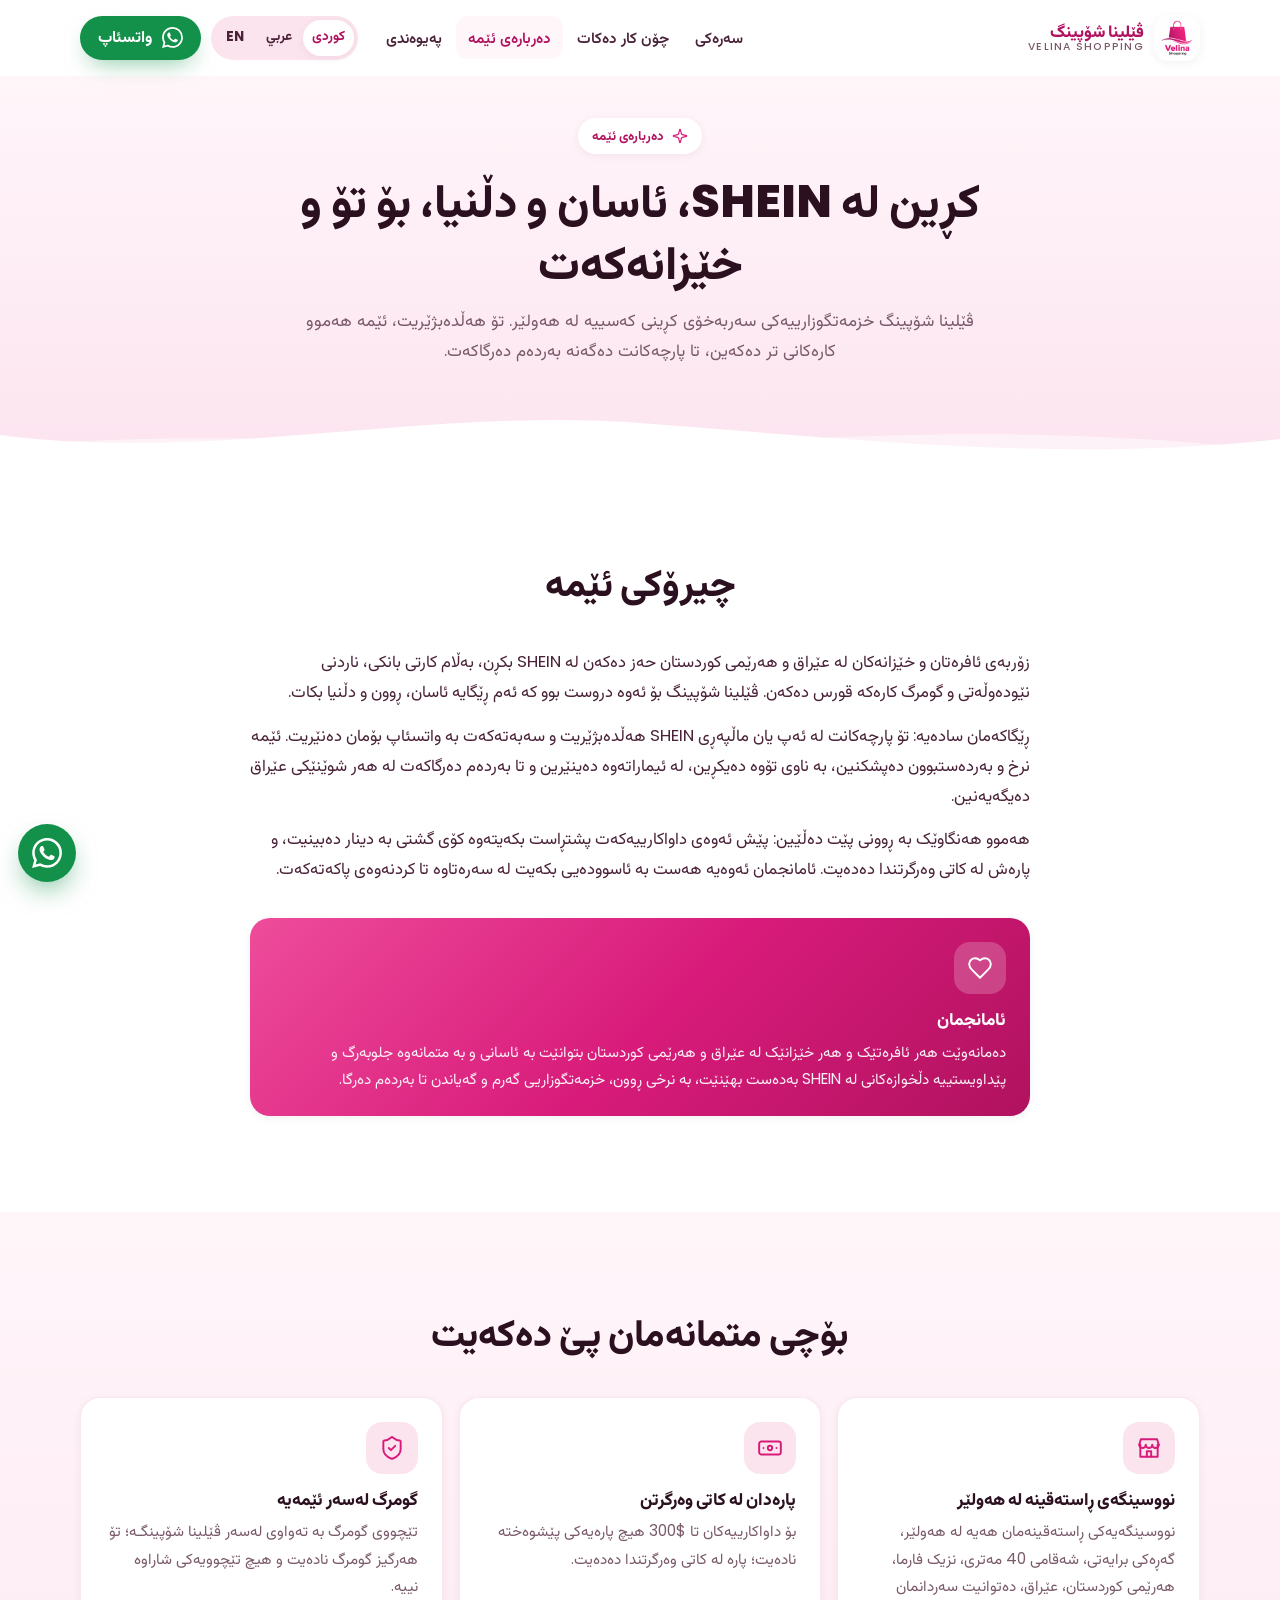
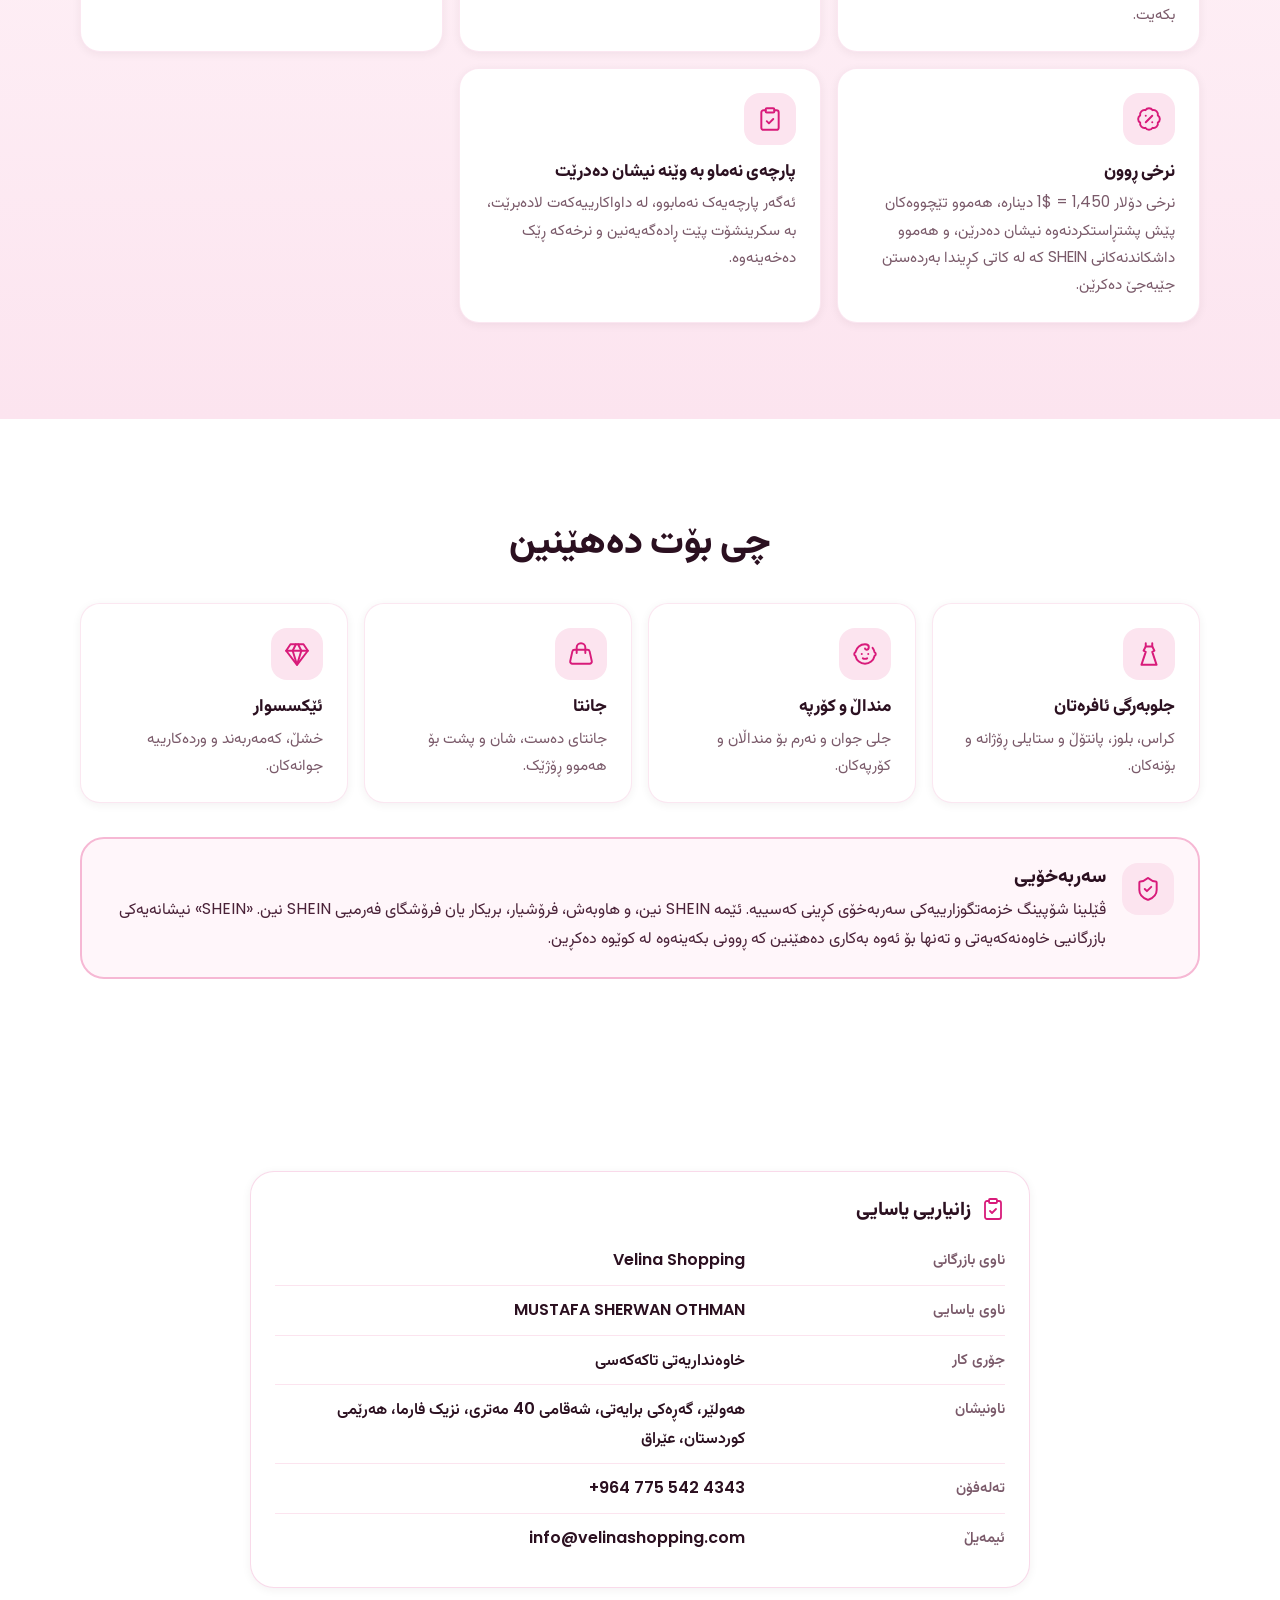
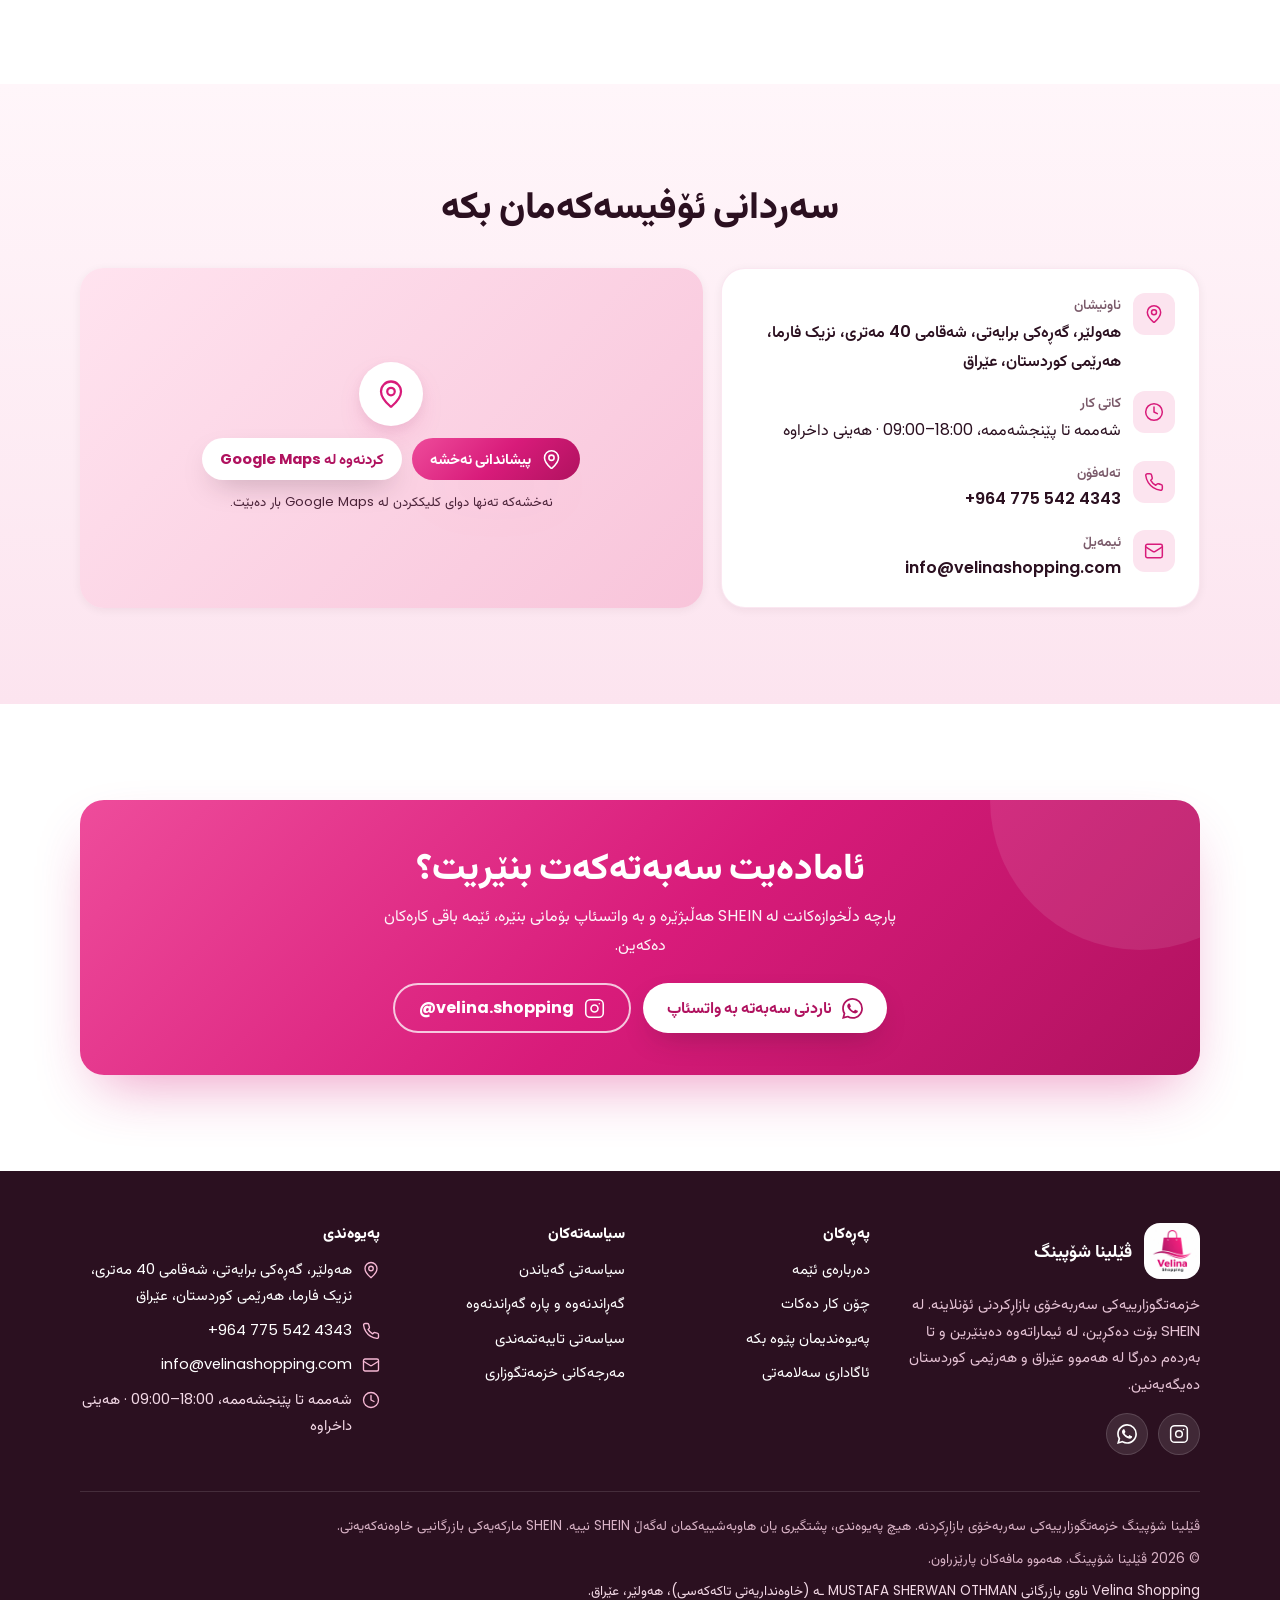
<file: about.html>
<!DOCTYPE html>
<html lang="ckb" dir="rtl">
<head>
<meta charset="UTF-8">
<meta name="viewport" content="width=device-width, initial-scale=1, viewport-fit=cover">
<title>دەربارەی ئێمە | ڤێلینا شۆپینگ</title>
<meta name="description" content="ڤێلینا شۆپینگ خزمەتگوزارییەکی سەربەخۆی کڕینی کەسییە: لە SHEIN هەڵبژێرە، سەبەتەکەت بە واتسئاپ بنێرە، ئێمە تا بەردەم دەرگاکەت لە هەموو عێراق دەیگەیەنین.">
<meta name="robots" content="index, follow">
<meta name="theme-color" content="#D81B7A">
<meta name="facebook-domain-verification" content="PASTE_CODE_FROM_META" />
<link rel="canonical" href="https://www.velinashopping.com/about">
<link rel="alternate" hreflang="ckb" href="https://www.velinashopping.com/about?lang=ku">
<link rel="alternate" hreflang="ar" href="https://www.velinashopping.com/about?lang=ar">
<link rel="alternate" hreflang="en" href="https://www.velinashopping.com/about?lang=en">
<link rel="alternate" hreflang="x-default" href="https://www.velinashopping.com/about">
<meta property="og:type" content="website">
<meta property="og:site_name" content="Velina Shopping – ڤێلینا شۆپینگ">
<meta property="og:title" content="دەربارەی ئێمە | ڤێلینا شۆپینگ">
<meta property="og:description" content="ڤێلینا شۆپینگ خزمەتگوزارییەکی سەربەخۆی کڕینی کەسییە: لە SHEIN هەڵبژێرە، سەبەتەکەت بە واتسئاپ بنێرە، ئێمە تا بەردەم دەرگاکەت لە هەموو عێراق دەیگەیەنین.">
<meta property="og:url" content="https://www.velinashopping.com/about">
<meta property="og:image" content="https://www.velinashopping.com/assets/img/og-image.jpg">
<meta property="og:image:width" content="1200">
<meta property="og:image:height" content="630">
<meta property="og:image:alt" content="Velina Shopping logo">
<meta property="og:locale" content="ckb_IQ">
<meta property="og:locale:alternate" content="ar_IQ">
<meta property="og:locale:alternate" content="en_US">
<meta name="twitter:card" content="summary_large_image">
<meta name="twitter:title" content="دەربارەی ئێمە | ڤێلینا شۆپینگ">
<meta name="twitter:description" content="ڤێلینا شۆپینگ خزمەتگوزارییەکی سەربەخۆی کڕینی کەسییە: لە SHEIN هەڵبژێرە، سەبەتەکەت بە واتسئاپ بنێرە، ئێمە تا بەردەم دەرگاکەت لە هەموو عێراق دەیگەیەنین.">
<meta name="twitter:image" content="https://www.velinashopping.com/assets/img/og-image.jpg">
<link rel="icon" href="favicon.ico" sizes="any">
<link rel="icon" type="image/png" sizes="32x32" href="assets/img/favicon-32.png">
<link rel="apple-touch-icon" href="assets/img/apple-touch-icon.png">
<link rel="manifest" href="site.webmanifest">
<link rel="preconnect" href="https://fonts.googleapis.com">
<link rel="preconnect" href="https://fonts.gstatic.com" crossorigin>
<link rel="stylesheet" href="https://fonts.googleapis.com/css2?family=Playfair+Display:ital,wght@1,600&family=Poppins:wght@400;500;600;700;800&family=Vazirmatn:wght@400;500;600;700;800&display=swap">
<link rel="stylesheet" href="assets/style.css">
<script>(function(){var d=document.documentElement,l=null,D='ku';try{l=new URLSearchParams(location.search).get('lang')}catch(e){}if(!/^(ku|ar|en)$/.test(l||'')){try{l=localStorage.getItem('velina-lang')}catch(e){}}d.className+=' js';if(/^(ku|ar|en)$/.test(l||'')&&l!==D){d.lang=l==='ku'?'ckb':l;d.dir=l==='en'?'ltr':'rtl';d.className+=' lang-pending'}setTimeout(function(){if(!window.__velinaReady){d.classList.remove('lang-pending');d.className+=' reveal-fallback'}},2500)})();</script>
<script type="application/ld+json">
{
  "@context": "https://schema.org",
  "@type": "LocalBusiness",
  "@id": "https://www.velinashopping.com/#business",
  "name": "Velina Shopping",
  "legalName": "MUSTAFA SHERWAN OTHMAN",
  "alternateName": [
    "ڤێلینا شۆپینگ",
    "ڤيلينا شوبينغ"
  ],
  "description": "Independent online personal-shopping service. Customers choose items on SHEIN, we purchase them on their behalf, ship from the UAE and deliver to the door anywhere in Iraq and the Kurdistan Region. Not affiliated with SHEIN.",
  "url": "https://www.velinashopping.com/",
  "logo": "https://www.velinashopping.com/assets/img/icon-512.png",
  "image": "https://www.velinashopping.com/assets/img/og-image.jpg",
  "telephone": "+9647755424343",
  "email": "info@velinashopping.com",
  "address": {
    "@type": "PostalAddress",
    "streetAddress": "40 Meter Street, Brayati, near Pharma",
    "addressLocality": "Erbil",
    "addressRegion": "Kurdistan Region",
    "addressCountry": "IQ"
  },
  "geo": {
    "@type": "GeoCoordinates",
    "latitude": 36.200478,
    "longitude": 44.039223
  },
  "hasMap": "https://www.google.com/maps?q=36.2004780,44.0392230",
  "openingHoursSpecification": [
    {
      "@type": "OpeningHoursSpecification",
      "dayOfWeek": [
        "Saturday",
        "Sunday",
        "Monday",
        "Tuesday",
        "Wednesday",
        "Thursday"
      ],
      "opens": "09:00",
      "closes": "18:00"
    }
  ],
  "areaServed": [
    {
      "@type": "Country",
      "name": "Iraq"
    }
  ],
  "currenciesAccepted": "IQD",
  "paymentAccepted": "Cash",
  "priceRange": "$$",
  "sameAs": [
    "https://www.instagram.com/velina.shopping"
  ]
}
</script>
</head>
<body data-page="about">
<svg width="0" height="0" style="position:absolute" aria-hidden="true" focusable="false"><symbol id="i-wa" viewBox="0 0 24 24"><path d="M17.472 14.382c-.297-.149-1.758-.867-2.03-.967-.273-.099-.471-.148-.67.15-.197.297-.767.966-.94 1.164-.173.199-.347.223-.644.075-.297-.15-1.255-.463-2.39-1.475-.883-.788-1.48-1.761-1.653-2.059-.173-.297-.018-.458.13-.606.134-.133.298-.347.446-.52.149-.174.198-.298.298-.497.099-.198.05-.371-.025-.52-.075-.149-.669-1.612-.916-2.207-.242-.579-.487-.5-.669-.51-.173-.008-.371-.01-.57-.01-.198 0-.52.074-.792.372-.272.297-1.04 1.016-1.04 2.479 0 1.462 1.065 2.875 1.213 3.074.149.198 2.096 3.2 5.077 4.487.709.306 1.262.489 1.694.625.712.227 1.36.195 1.871.118.571-.085 1.758-.719 2.006-1.413.248-.694.248-1.289.173-1.413-.074-.124-.272-.198-.57-.347m-5.421 7.403h-.004a9.87 9.87 0 0 1-5.031-1.378l-.361-.214-3.741.982.998-3.648-.235-.374a9.86 9.86 0 0 1-1.51-5.26c.001-5.45 4.436-9.884 9.888-9.884 2.64 0 5.122 1.03 6.988 2.898a9.825 9.825 0 0 1 2.893 6.994c-.003 5.45-4.437 9.884-9.885 9.884m8.413-18.297A11.815 11.815 0 0 0 12.05 0C5.495 0 .16 5.335.157 11.892c0 2.096.547 4.142 1.588 5.945L.057 24l6.305-1.654a11.882 11.882 0 0 0 5.683 1.448h.005c6.554 0 11.89-5.335 11.893-11.893a11.821 11.821 0 0 0-3.48-8.413Z"/></symbol><symbol id="i-fb" viewBox="0 0 24 24"><path d="M24 12.073C24 5.405 18.627 0 12 0S0 5.405 0 12.073C0 18.1 4.388 23.094 10.125 24v-8.437H7.078v-3.49h3.047V9.413c0-3.025 1.792-4.697 4.533-4.697 1.312 0 2.686.236 2.686.236v2.971H15.83c-1.491 0-1.956.93-1.956 1.886v2.264h3.328l-.532 3.49h-2.796V24C19.612 23.094 24 18.1 24 12.073z"/></symbol><symbol id="i-ig" viewBox="0 0 24 24"><rect x="2" y="2" width="20" height="20" rx="5"/><circle cx="12" cy="12" r="4"/><path d="M17.5 6.5h.01"/></symbol><symbol id="i-bag" viewBox="0 0 24 24"><path d="M6 2 3 6v14a2 2 0 0 0 2 2h14a2 2 0 0 0 2-2V6l-3-4Z"/><path d="M3 6h18"/><path d="M16 10a4 4 0 0 1-8 0"/></symbol><symbol id="i-sparkle" viewBox="0 0 24 24"><path d="M9.937 15.5A2 2 0 0 0 8.5 14.063l-6.135-1.582a.5.5 0 0 1 0-.962L8.5 9.936A2 2 0 0 0 9.937 8.5l1.582-6.135a.5.5 0 0 1 .963 0L14.063 8.5A2 2 0 0 0 15.5 9.937l6.135 1.581a.5.5 0 0 1 0 .964L15.5 14.063a2 2 0 0 0-1.437 1.437l-1.582 6.135a.5.5 0 0 1-.963 0z"/></symbol><symbol id="i-truck" viewBox="0 0 24 24"><path d="M14 18V6a2 2 0 0 0-2-2H4a2 2 0 0 0-2 2v11a1 1 0 0 0 1 1h2"/><path d="M15 18H9"/><path d="M19 18h2a1 1 0 0 0 1-1v-3.65a1 1 0 0 0-.22-.624l-3.48-4.35A1 1 0 0 0 17.52 8H14"/><circle cx="17" cy="18" r="2"/><circle cx="7" cy="18" r="2"/></symbol><symbol id="i-plane" viewBox="0 0 24 24"><path d="M17.8 19.2 16 11l3.5-3.5C21 6 21.5 4 21 3c-1-.5-3 0-4.5 1.5L13 8 4.8 6.2c-.5-.1-.9.1-1.1.5l-.3.5c-.2.5-.1 1 .3 1.3L9 12l-2 3H4l-1 1 3 2 2 3 1-1v-3l3-2 3.5 5.3c.3.4.8.5 1.3.3l.5-.2c.4-.3.6-.7.5-1.2z"/></symbol><symbol id="i-shield" viewBox="0 0 24 24"><path d="M20 13c0 5-3.5 7.5-7.66 8.95a1 1 0 0 1-.67-.01C7.5 20.5 4 18 4 13V6a1 1 0 0 1 1-1c2 0 4.5-1.2 6.24-2.72a1.17 1.17 0 0 1 1.52 0C14.51 3.81 17 5 19 5a1 1 0 0 1 1 1z"/><path d="m9 12 2 2 4-4"/></symbol><symbol id="i-alert" viewBox="0 0 24 24"><path d="M20 13c0 5-3.5 7.5-7.66 8.95a1 1 0 0 1-.67-.01C7.5 20.5 4 18 4 13V6a1 1 0 0 1 1-1c2 0 4.5-1.2 6.24-2.72a1.17 1.17 0 0 1 1.52 0C14.51 3.81 17 5 19 5a1 1 0 0 1 1 1z"/><path d="M12 8v4"/><path d="M12 16h.01"/></symbol><symbol id="i-cash" viewBox="0 0 24 24"><rect x="2" y="6" width="20" height="12" rx="2"/><circle cx="12" cy="12" r="2"/><path d="M6 12h.01M18 12h.01"/></symbol><symbol id="i-clock" viewBox="0 0 24 24"><circle cx="12" cy="12" r="10"/><path d="M12 6v6l4 2"/></symbol><symbol id="i-pin" viewBox="0 0 24 24"><path d="M20 10c0 4.993-5.539 10.193-7.399 11.799a1 1 0 0 1-1.202 0C9.539 20.193 4 14.993 4 10a8 8 0 0 1 16 0"/><circle cx="12" cy="10" r="3"/></symbol><symbol id="i-phone" viewBox="0 0 24 24"><path d="M22 16.92v3a2 2 0 0 1-2.18 2 19.79 19.79 0 0 1-8.63-3.07 19.5 19.5 0 0 1-6-6 19.79 19.79 0 0 1-3.07-8.67A2 2 0 0 1 4.11 2h3a2 2 0 0 1 2 1.72 12.84 12.84 0 0 0 .7 2.81 2 2 0 0 1-.45 2.11L8.09 9.91a16 16 0 0 0 6 6l1.27-1.27a2 2 0 0 1 2.11-.45 12.84 12.84 0 0 0 2.81.7A2 2 0 0 1 22 16.92z"/></symbol><symbol id="i-mail" viewBox="0 0 24 24"><rect x="2" y="4" width="20" height="16" rx="2"/><path d="m22 7-8.97 5.7a1.94 1.94 0 0 1-2.06 0L2 7"/></symbol><symbol id="i-check" viewBox="0 0 24 24"><path d="M22 11.08V12a10 10 0 1 1-5.93-9.14"/><path d="m9 11 3 3L22 4"/></symbol><symbol id="i-clip" viewBox="0 0 24 24"><rect x="8" y="2" width="8" height="4" rx="1"/><path d="M16 4h2a2 2 0 0 1 2 2v14a2 2 0 0 1-2 2H6a2 2 0 0 1-2-2V6a2 2 0 0 1 2-2h2"/><path d="m9 14 2 2 4-4"/></symbol><symbol id="i-send" viewBox="0 0 24 24"><path d="M14.536 21.686a.5.5 0 0 0 .937-.024l6.5-19a.496.496 0 0 0-.635-.635l-19 6.5a.5.5 0 0 0-.024.937l7.93 3.18a2 2 0 0 1 1.112 1.11z"/><path d="m21.854 2.147-10.94 10.939"/></symbol><symbol id="i-home" viewBox="0 0 24 24"><path d="M15 21v-8a1 1 0 0 0-1-1h-4a1 1 0 0 0-1 1v8"/><path d="M3 10a2 2 0 0 1 .709-1.528l7-5.999a2 2 0 0 1 2.582 0l7 5.999A2 2 0 0 1 21 10v9a2 2 0 0 1-2 2H5a2 2 0 0 1-2-2z"/></symbol><symbol id="i-store" viewBox="0 0 24 24"><path d="M3 9 4.5 4h15L21 9"/><path d="M4 9v11h16V9"/><path d="M3 9a3 3 0 0 0 6 0 3 3 0 0 0 6 0 3 3 0 0 0 6 0"/><path d="M10 20v-5h4v5"/></symbol><symbol id="i-percent" viewBox="0 0 24 24"><path d="M3.85 8.62a4 4 0 0 1 4.78-4.77 4 4 0 0 1 6.74 0 4 4 0 0 1 4.78 4.78 4 4 0 0 1 0 6.74 4 4 0 0 1-4.77 4.78 4 4 0 0 1-6.75 0 4 4 0 0 1-4.78-4.77 4 4 0 0 1 0-6.76Z"/><path d="m15 9-6 6"/><path d="M9 9h.01"/><path d="M15 15h.01"/></symbol><symbol id="i-swap" viewBox="0 0 24 24"><path d="m8 3-4 4 4 4"/><path d="M4 7h16"/><path d="m16 21 4-4-4-4"/><path d="M20 17H4"/></symbol><symbol id="i-chev" viewBox="0 0 24 24"><path d="m6 9 6 6 6-6"/></symbol><symbol id="i-menu" viewBox="0 0 24 24"><path d="M4 6h16M4 12h16M4 18h16"/></symbol><symbol id="i-close" viewBox="0 0 24 24"><path d="M18 6 6 18M6 6l12 12"/></symbol><symbol id="i-dress" viewBox="0 0 24 24"><path d="M9 2v3l-2 4 2 1-4 12h14l-4-12 2-1-2-4V2"/><path d="M9 5h6"/></symbol><symbol id="i-baby" viewBox="0 0 24 24"><path d="M9 12h.01"/><path d="M15 12h.01"/><path d="M10 16c.5.3 1.2.5 2 .5s1.5-.2 2-.5"/><path d="M19 6.3a9 9 0 0 1 1.8 3.9 2 2 0 0 1 0 3.6 9 9 0 0 1-17.6 0 2 2 0 0 1 0-3.6A9 9 0 0 1 12 3c2 0 3.5 1.1 3.5 2.5s-.9 2.5-2 2.5c-.8 0-1.5-.4-1.5-1"/></symbol><symbol id="i-handbag" viewBox="0 0 24 24"><path d="M2.048 18.566A2 2 0 0 0 4 21h16a2 2 0 0 0 1.952-2.434l-2-9A2 2 0 0 0 18 8H6a2 2 0 0 0-1.952 1.566z"/><path d="M8 11V6a4 4 0 0 1 8 0v5"/></symbol><symbol id="i-gem" viewBox="0 0 24 24"><path d="M6 3h12l4 6-10 13L2 9Z"/><path d="M11 3 8 9l4 13 4-13-3-6"/><path d="M2 9h20"/></symbol><symbol id="i-ruler" viewBox="0 0 24 24"><path d="M21.3 15.3a2.4 2.4 0 0 1 0 3.4l-2.6 2.6a2.4 2.4 0 0 1-3.4 0L2.7 8.7a2.41 2.41 0 0 1 0-3.4l2.6-2.6a2.41 2.41 0 0 1 3.4 0Z"/><path d="m14.5 12.5 2-2"/><path d="m11.5 9.5 2-2"/><path d="m8.5 6.5 2-2"/><path d="m17.5 15.5 2-2"/></symbol><symbol id="i-user" viewBox="0 0 24 24"><path d="M19 21v-2a4 4 0 0 0-4-4H9a4 4 0 0 0-4 4v2"/><circle cx="12" cy="7" r="4"/></symbol><symbol id="i-printer" viewBox="0 0 24 24"><path d="M6 9V2h12v7"/><path d="M6 18H4a2 2 0 0 1-2-2v-5a2 2 0 0 1 2-2h16a2 2 0 0 1 2 2v5a2 2 0 0 1-2 2h-2"/><rect x="6" y="14" width="12" height="8"/></symbol><symbol id="i-box" viewBox="0 0 24 24"><path d="M11 21.73a2 2 0 0 0 2 0l7-4A2 2 0 0 0 21 16V8a2 2 0 0 0-1-1.73l-7-4a2 2 0 0 0-2 0l-7 4A2 2 0 0 0 3 8v8a2 2 0 0 0 1 1.73z"/><path d="M12 22V12"/><path d="m3.3 7 8.7 5 8.7-5"/></symbol><symbol id="i-lock" viewBox="0 0 24 24"><rect x="3" y="11" width="18" height="11" rx="2"/><path d="M7 11V7a5 5 0 0 1 10 0v4"/></symbol><symbol id="i-heart" viewBox="0 0 24 24"><path d="M19 14c1.49-1.46 3-3.21 3-5.5A5.5 5.5 0 0 0 16.5 3c-1.76 0-3 .5-4.5 2-1.5-1.5-2.74-2-4.5-2A5.5 5.5 0 0 0 2 8.5c0 2.3 1.5 4.05 3 5.5l7 7Z"/></symbol><symbol id="i-calendar" viewBox="0 0 24 24"><rect x="3" y="4" width="18" height="18" rx="2"/><path d="M16 2v4M8 2v4M3 10h18"/></symbol><symbol id="i-arrow" viewBox="0 0 24 24"><path d="M5 12h14"/><path d="m12 5 7 7-7 7"/></symbol></svg>
<div id="app">
<a class="skip-link" href="#main">بازدان بۆ ناوەڕۆک</a><header class="site-header" id="top"><div class="container header-inner"><a class="brand" href="index.html"><img src="assets/img/logo-128.png" width="46" height="46" alt="Velina Shopping logo"><span class="brand-name">ڤێلینا شۆپینگ<small>VELINA SHOPPING</small></span></a><nav class="main-nav" id="mainNav" aria-label="مێنیو"><a href="index.html">سەرەکی</a><a href="how-it-works.html">چۆن کار دەکات</a><a href="about.html" aria-current="page">دەربارەی ئێمە</a><a href="contact.html">پەیوەندی</a></nav><div class="lang-switch" role="group" aria-label="زمان"><button type="button" data-lang="ku" lang="ckb" aria-pressed="true">کوردی</button><button type="button" data-lang="ar" lang="ar" aria-pressed="false">عربي</button><button type="button" data-lang="en" lang="en" aria-pressed="false">EN</button></div><a class="btn btn-wa header-wa" href="https://wa.me/9647755424343?text=%D8%B3%DA%B5%D8%A7%D9%88%20%DA%A4%DB%8E%D9%84%DB%8C%D9%86%D8%A7%20%D8%B4%DB%86%D9%BE%DB%8C%D9%86%DA%AF%20%F0%9F%8C%B8%20%D8%AF%DB%95%D9%85%DB%95%D9%88%DB%8E%D8%AA%20%D9%84%DB%95%20SHEIN%20%D8%A6%DB%86%D8%B1%D8%AF%DB%95%D8%B1%20%D8%A8%DA%A9%DB%95%D9%85." target="_blank" rel="noopener" aria-label="لە واتسئاپ پەیوەندیمان پێوە بکە"><svg class="icon icon-fill" aria-hidden="true" focusable="false"><use href="#i-wa"></use></svg><span>واتسئاپ</span></a><button class="menu-toggle" type="button" aria-expanded="false" aria-controls="mainNav" aria-label="مێنیو"><svg class="icon i-open" aria-hidden="true" focusable="false"><use href="#i-menu"></use></svg><svg class="icon i-close" aria-hidden="true" focusable="false"><use href="#i-close"></use></svg></button></div></header><main id="main"><section class="page-hero"><div class="container narrow"><span class="kicker"><svg class="icon" aria-hidden="true" focusable="false"><use href="#i-sparkle"></use></svg>دەربارەی ئێمە</span><h1>کڕین لە SHEIN، ئاسان و دڵنیا، بۆ تۆ و خێزانەکەت</h1><p class="lead">ڤێلینا شۆپینگ خزمەتگوزارییەکی سەربەخۆی کڕینی کەسییە لە هەولێر. تۆ هەڵدەبژێریت، ئێمە هەموو کارەکانی تر دەکەین، تا پارچەکانت دەگەنە بەردەم دەرگاکەت.</p></div><div class="wave" aria-hidden="true"><svg viewBox="0 0 1440 120" preserveAspectRatio="none"><path fill="currentColor" d="M0,64 C240,120 480,8 720,40 C960,72 1200,120 1440,72 L1440,120 L0,120 Z"/><path fill="currentColor" opacity=".5" d="M0,88 C300,40 560,110 820,80 C1080,50 1260,60 1440,96 L1440,120 L0,120 Z"/></svg></div></section><section class="section"><div class="container narrow"><div class="section-head reveal"><h2>چیرۆکی ئێمە</h2></div><div class="prose reveal"><p>زۆربەی ئافرەتان و خێزانەکان لە عێراق و هەرێمی کوردستان حەز دەکەن لە SHEIN بکڕن، بەڵام کارتی بانکی، ناردنی نێودەوڵەتی و گومرگ کارەکە قورس دەکەن. ڤێلینا شۆپینگ بۆ ئەوە دروست بوو کە ئەم ڕێگایە ئاسان، ڕوون و دڵنیا بکات.</p><p>ڕێگاکەمان سادەیە: تۆ پارچەکانت لە ئەپ یان ماڵپەڕی SHEIN هەڵدەبژێریت و سەبەتەکەت بە واتسئاپ بۆمان دەنێریت. ئێمە نرخ و بەردەستبوون دەپشکنین، بە ناوی تۆوە دەیکڕین، لە ئیماراتەوە دەینێرین و تا بەردەم دەرگاکەت لە هەر شوێنێکی عێراق دەیگەیەنین.</p><p>هەموو هەنگاوێک بە ڕوونی پێت دەڵێین: پێش ئەوەی داواکارییەکەت پشتڕاست بکەیتەوە کۆی گشتی بە دینار دەبینیت، و پارەش لە کاتی وەرگرتندا دەدەیت. ئامانجمان ئەوەیە هەست بە ئاسوودەیی بکەیت لە سەرەتاوە تا کردنەوەی پاکەتەکەت.</p></div><article class="card featured reveal mt-lg"><span class="card-ic"><svg class="icon" aria-hidden="true" focusable="false"><use href="#i-heart"></use></svg></span><h3>ئامانجمان</h3><p>دەمانەوێت هەر ئافرەتێک و هەر خێزانێک لە عێراق و هەرێمی کوردستان بتوانێت بە ئاسانی و بە متمانەوە جلوبەرگ و پێداویستییە دڵخوازەکانی لە SHEIN بەدەست بهێنێت، بە نرخی ڕوون، خزمەتگوزاریی گەرم و گەیاندن تا بەردەم دەرگا.</p></article></div></section><section class="section blush"><div class="container"><div class="section-head reveal"><h2>بۆچی متمانەمان پێ دەکەیت</h2></div><div class="grid grid-3"><article class="card reveal"><span class="card-ic"><svg class="icon" aria-hidden="true" focusable="false"><use href="#i-store"></use></svg></span><h3>نووسینگەی ڕاستەقینە لە هەولێر</h3><p>نووسینگەیەکی ڕاستەقینەمان هەیە لە هەولێر، گەڕەکی برایەتی، شەقامی 40 مەتری، نزیک فارما، هەرێمی کوردستان، عێراق، دەتوانیت سەردانمان بکەیت.</p></article><article class="card reveal"><span class="card-ic"><svg class="icon" aria-hidden="true" focusable="false"><use href="#i-cash"></use></svg></span><h3>پارەدان لە کاتی وەرگرتن</h3><p>بۆ داواکارییەکان تا <bdi dir="ltr">300$</bdi> هیچ پارەیەکی پێشوەختە نادەیت؛ پارە لە کاتی وەرگرتندا دەدەیت.</p></article><article class="card reveal"><span class="card-ic"><svg class="icon" aria-hidden="true" focusable="false"><use href="#i-shield"></use></svg></span><h3>گومرگ لەسەر ئێمەیە</h3><p>تێچووی گومرگ بە تەواوی لەسەر ڤێلینا شۆپینگـە؛ تۆ هەرگیز گومرگ نادەیت و هیچ تێچوویەکی شاراوە نییە.</p></article><article class="card reveal"><span class="card-ic"><svg class="icon" aria-hidden="true" focusable="false"><use href="#i-percent"></use></svg></span><h3>نرخی ڕوون</h3><p>نرخی دۆلار <bdi dir="ltr">1$ = 1,450</bdi> دینارە، هەموو تێچووەکان پێش پشتڕاستکردنەوە نیشان دەدرێن، و هەموو داشکاندنەکانی SHEIN کە لە کاتی کڕیندا بەردەستن جێبەجێ دەکرێن.</p></article><article class="card reveal"><span class="card-ic"><svg class="icon" aria-hidden="true" focusable="false"><use href="#i-clip"></use></svg></span><h3>پارچەی نەماو بە وێنە نیشان دەدرێت</h3><p>ئەگەر پارچەیەک نەمابوو، لە داواکارییەکەت لادەبرێت، بە سکرینشۆت پێت ڕادەگەیەنین و نرخەکە ڕێک دەخەینەوە.</p></article></div></div></section><section class="section"><div class="container"><div class="section-head reveal"><h2>چی بۆت دەهێنین</h2></div><div class="grid grid-4"><article class="card reveal"><span class="card-ic"><svg class="icon" aria-hidden="true" focusable="false"><use href="#i-dress"></use></svg></span><h3>جلوبەرگی ئافرەتان</h3><p>کراس، بلوز، پانتۆڵ و ستایلی ڕۆژانە و بۆنەکان.</p></article><article class="card reveal"><span class="card-ic"><svg class="icon" aria-hidden="true" focusable="false"><use href="#i-baby"></use></svg></span><h3>منداڵ و کۆرپە</h3><p>جلی جوان و نەرم بۆ منداڵان و کۆرپەکان.</p></article><article class="card reveal"><span class="card-ic"><svg class="icon" aria-hidden="true" focusable="false"><use href="#i-handbag"></use></svg></span><h3>جانتا</h3><p>جانتای دەست، شان و پشت بۆ هەموو ڕۆژێک.</p></article><article class="card reveal"><span class="card-ic"><svg class="icon" aria-hidden="true" focusable="false"><use href="#i-gem"></use></svg></span><h3>ئێکسسوار</h3><p>خشڵ، کەمەربەند و وردەکارییە جوانەکان.</p></article></div><div class="independence reveal mt-lg"><span class="card-ic"><svg class="icon" aria-hidden="true" focusable="false"><use href="#i-shield"></use></svg></span><div><h2>سەربەخۆیی</h2><p>ڤێلینا شۆپینگ خزمەتگوزارییەکی سەربەخۆی کڕینی کەسییە. ئێمە SHEIN نین، و هاوبەش، فرۆشیار، بریکار یان فرۆشگای فەرمیی SHEIN نین. «SHEIN» نیشانەیەکی بازرگانیی خاوەنەکەیەتی و تەنها بۆ ئەوە بەکاری دەهێنین کە ڕوونی بکەینەوە لە کوێوە دەکڕین.</p></div></div></div></section><section class="section" id="legal" aria-labelledby="legal-title"><div class="container narrow"><div class="legal-box reveal"><h2 id="legal-title"><svg class="icon" aria-hidden="true" focusable="false"><use href="#i-clip"></use></svg>زانیاریی یاسایی</h2><dl><div><dt>ناوی بازرگانی</dt><dd><bdi dir="ltr">Velina Shopping</bdi></dd></div><div><dt>ناوی یاسایی</dt><dd><bdi dir="ltr">MUSTAFA SHERWAN OTHMAN</bdi></dd></div><div><dt>جۆری کار</dt><dd>خاوەنداریەتی تاکەکەسی</dd></div><div><dt>ناونیشان</dt><dd>هەولێر، گەڕەکی برایەتی، شەقامی 40 مەتری، نزیک فارما، هەرێمی کوردستان، عێراق</dd></div><div><dt>تەلەفۆن</dt><dd><a href="tel:+9647755424343"><bdi dir="ltr">+964 775 542 4343</bdi></a></dd></div><div><dt>ئیمەیڵ</dt><dd><a href="mailto:info@velinashopping.com"><bdi dir="ltr">info@velinashopping.com</bdi></a></dd></div></dl></div></div></section><section class="section blush" id="location" aria-labelledby="loc-title"><div class="container"><div class="section-head reveal"><h2 id="loc-title">سەردانی ئۆفیسەکەمان بکە</h2></div><div class="loc reveal"><div class="loc-info"><ul class="info-list"><li><span class="card-ic"><svg class="icon" aria-hidden="true" focusable="false"><use href="#i-pin"></use></svg></span><div><b>ناونیشان</b><a href="https://www.google.com/maps?q=36.2004780,44.0392230" target="_blank" rel="noopener">هەولێر، گەڕەکی برایەتی، شەقامی 40 مەتری، نزیک فارما، هەرێمی کوردستان، عێراق</a></div></li><li><span class="card-ic"><svg class="icon" aria-hidden="true" focusable="false"><use href="#i-clock"></use></svg></span><div><b>کاتی کار</b><span>شەممە تا پێنجشەممە، <bdi dir="ltr">09:00–18:00</bdi> · هەینی داخراوە</span></div></li><li><span class="card-ic"><svg class="icon" aria-hidden="true" focusable="false"><use href="#i-phone"></use></svg></span><div><b>تەلەفۆن</b><a href="tel:+9647755424343"><bdi dir="ltr">+964 775 542 4343</bdi></a></div></li><li><span class="card-ic"><svg class="icon" aria-hidden="true" focusable="false"><use href="#i-mail"></use></svg></span><div><b>ئیمەیڵ</b><a href="mailto:info@velinashopping.com"><bdi dir="ltr">info@velinashopping.com</bdi></a></div></li></ul></div><div class="map-box" data-map><div><span class="map-pin"><svg class="icon" aria-hidden="true" focusable="false"><use href="#i-pin"></use></svg></span><div class="map-actions"><button type="button" class="btn btn-primary btn-sm" data-map-load><svg class="icon" aria-hidden="true" focusable="false"><use href="#i-pin"></use></svg>پیشاندانی نەخشە</button><a class="btn btn-white btn-sm" href="https://www.google.com/maps?q=36.2004780,44.0392230" target="_blank" rel="noopener">کردنەوە لە Google Maps</a></div><p class="small">نەخشەکە تەنها دوای کلیککردن لە Google Maps بار دەبێت.</p></div></div></div></div></section><section class="section"><div class="container"><div class="cta-banner reveal"><h2>ئامادەیت سەبەتەکەت بنێریت؟</h2><p>پارچە دڵخوازەکانت لە SHEIN هەڵبژێرە و بە واتسئاپ بۆمانی بنێرە، ئێمە باقی کارەکان دەکەین.</p><div class="cta-actions"><a class="btn btn-white" href="https://wa.me/9647755424343?text=%D8%B3%DA%B5%D8%A7%D9%88%20%DA%A4%DB%8E%D9%84%DB%8C%D9%86%D8%A7%20%D8%B4%DB%86%D9%BE%DB%8C%D9%86%DA%AF%20%F0%9F%8C%B8%20%D8%AF%DB%95%D9%85%DB%95%D9%88%DB%8E%D8%AA%20%D9%84%DB%95%20SHEIN%20%D8%A6%DB%86%D8%B1%D8%AF%DB%95%D8%B1%20%D8%A8%DA%A9%DB%95%D9%85." target="_blank" rel="noopener"><svg class="icon icon-fill" aria-hidden="true" focusable="false"><use href="#i-wa"></use></svg>ناردنی سەبەتە بە واتسئاپ</a><a class="btn btn-outline-white" href="https://www.instagram.com/velina.shopping" target="_blank" rel="noopener"><svg class="icon" aria-hidden="true" focusable="false"><use href="#i-ig"></use></svg><bdi dir="ltr">@velina.shopping</bdi></a></div></div></div></section></main><footer class="site-footer"><div class="container"><div class="footer-grid"><div class="footer-col"><div class="footer-brand"><img src="assets/img/logo-128.png" width="56" height="56" alt="" loading="lazy"><strong>ڤێلینا شۆپینگ</strong></div><p class="footer-desc">خزمەتگوزارییەکی سەربەخۆی بازاڕکردنی ئۆنلاینە. لە SHEIN بۆت دەکڕین، لە ئیماراتەوە دەینێرین و تا بەردەم دەرگا لە هەموو عێراق و هەرێمی کوردستان دەیگەیەنین.</p><div class="socials"><a href="https://www.instagram.com/velina.shopping" target="_blank" rel="noopener" aria-label="Instagram"><svg class="icon" aria-hidden="true" focusable="false"><use href="#i-ig"></use></svg></a><a href="https://wa.me/9647755424343?text=%D8%B3%DA%B5%D8%A7%D9%88%20%DA%A4%DB%8E%D9%84%DB%8C%D9%86%D8%A7%20%D8%B4%DB%86%D9%BE%DB%8C%D9%86%DA%AF%20%F0%9F%8C%B8%20%D8%AF%DB%95%D9%85%DB%95%D9%88%DB%8E%D8%AA%20%D9%84%DB%95%20SHEIN%20%D8%A6%DB%86%D8%B1%D8%AF%DB%95%D8%B1%20%D8%A8%DA%A9%DB%95%D9%85." target="_blank" rel="noopener" aria-label="WhatsApp"><svg class="icon icon-fill" aria-hidden="true" focusable="false"><use href="#i-wa"></use></svg></a></div></div><nav class="footer-col" aria-label="پەڕەکان"><h2>پەڕەکان</h2><ul><li><a href="about.html">دەربارەی ئێمە</a></li><li><a href="how-it-works.html">چۆن کار دەکات</a></li><li><a href="contact.html">پەیوەندیمان پێوە بکە</a></li><li><a href="index.html#stay-safe">ئاگاداری سەلامەتی</a></li></ul></nav><nav class="footer-col" aria-label="سیاسەتەکان"><h2>سیاسەتەکان</h2><ul><li><a href="shipping.html">سیاسەتی گەیاندن</a></li><li><a href="returns.html">گەڕاندنەوە و پارە گەڕاندنەوە</a></li><li><a href="privacy.html">سیاسەتی تایبەتمەندی</a></li><li><a href="terms.html">مەرجەکانی خزمەتگوزاری</a></li></ul></nav><div class="footer-col footer-contact-col"><h2>پەیوەندی</h2><ul class="footer-contact"><li><svg class="icon" aria-hidden="true" focusable="false"><use href="#i-pin"></use></svg><a href="https://www.google.com/maps?q=36.2004780,44.0392230" target="_blank" rel="noopener">هەولێر، گەڕەکی برایەتی، شەقامی 40 مەتری، نزیک فارما، هەرێمی کوردستان، عێراق</a></li><li><svg class="icon" aria-hidden="true" focusable="false"><use href="#i-phone"></use></svg><a href="tel:+9647755424343"><bdi dir="ltr">+964 775 542 4343</bdi></a></li><li><svg class="icon" aria-hidden="true" focusable="false"><use href="#i-mail"></use></svg><a href="mailto:info@velinashopping.com"><bdi dir="ltr">info@velinashopping.com</bdi></a></li><li><svg class="icon" aria-hidden="true" focusable="false"><use href="#i-clock"></use></svg><span>شەممە تا پێنجشەممە، <bdi dir="ltr">09:00–18:00</bdi> · هەینی داخراوە</span></li></ul></div></div><div class="footer-bottom"><p>ڤێلینا شۆپینگ خزمەتگوزارییەکی سەربەخۆی بازاڕکردنە. هیچ پەیوەندی، پشتگیری یان هاوبەشییەکمان لەگەڵ SHEIN نییە. SHEIN مارکەیەکی بازرگانیی خاوەنەکەیەتی.</p><p>© <bdi dir="ltr">2026</bdi> ڤێلینا شۆپینگ. هەموو مافەکان پارێزراون.</p><p class="legal-line" lang="en" dir="ltr">Velina Shopping is a trading name of <bdi dir="ltr">MUSTAFA SHERWAN OTHMAN</bdi> (sole proprietor), Erbil, Iraq.</p></div></div></footer><a class="wa-float" href="https://wa.me/9647755424343?text=%D8%B3%DA%B5%D8%A7%D9%88%20%DA%A4%DB%8E%D9%84%DB%8C%D9%86%D8%A7%20%D8%B4%DB%86%D9%BE%DB%8C%D9%86%DA%AF%20%F0%9F%8C%B8%20%D8%AF%DB%95%D9%85%DB%95%D9%88%DB%8E%D8%AA%20%D9%84%DB%95%20SHEIN%20%D8%A6%DB%86%D8%B1%D8%AF%DB%95%D8%B1%20%D8%A8%DA%A9%DB%95%D9%85." target="_blank" rel="noopener" aria-label="لە واتسئاپ پەیوەندیمان پێوە بکە"><svg class="icon icon-fill" aria-hidden="true" focusable="false"><use href="#i-wa"></use></svg></a>
</div>
<noscript><p style="text-align:center;padding:12px;background:#FCE4EF;margin:0">بۆ گۆڕینی زمان و بەکارهێنانی حیسابکەری نرخ، تکایە JavaScript چالاک بکە.</p></noscript>
<script src="assets/config.js"></script>
<script src="assets/i18n.js"></script>
<script src="assets/main.js"></script>
</body>
</html>
</file>
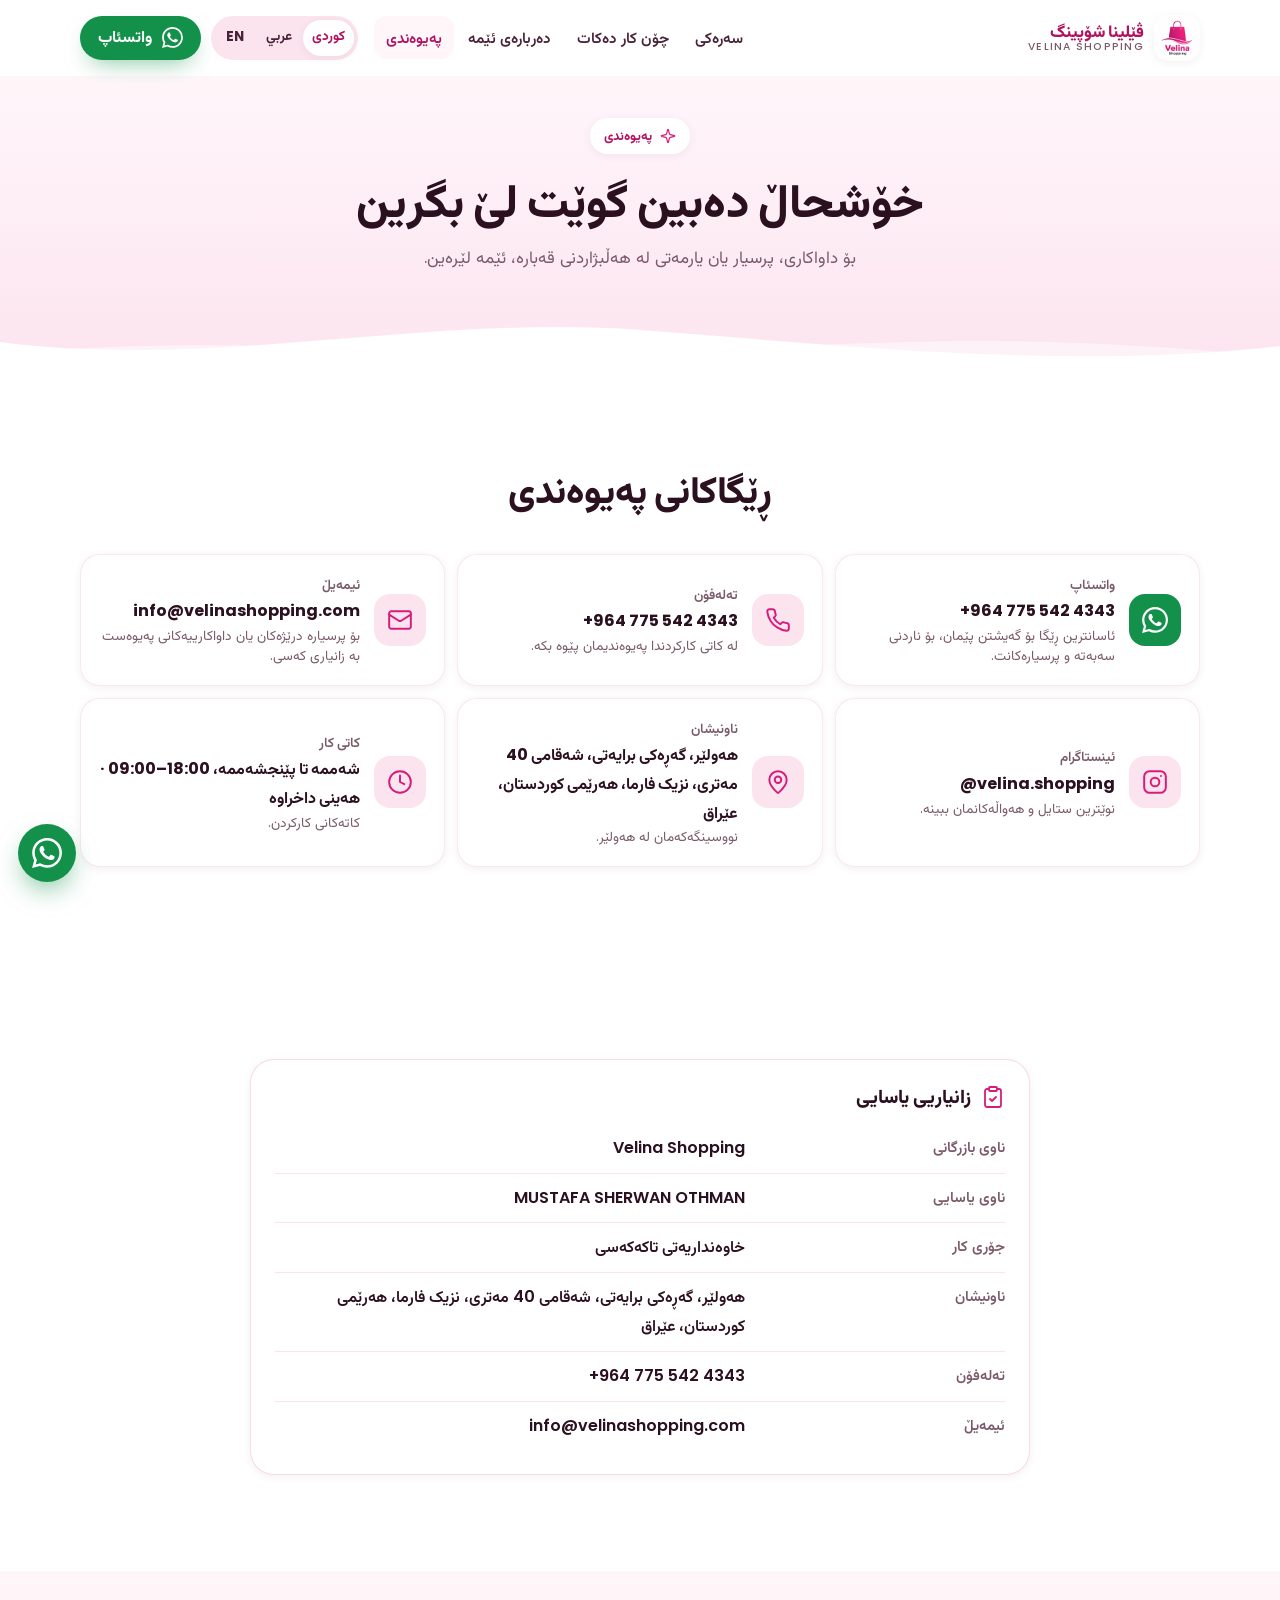
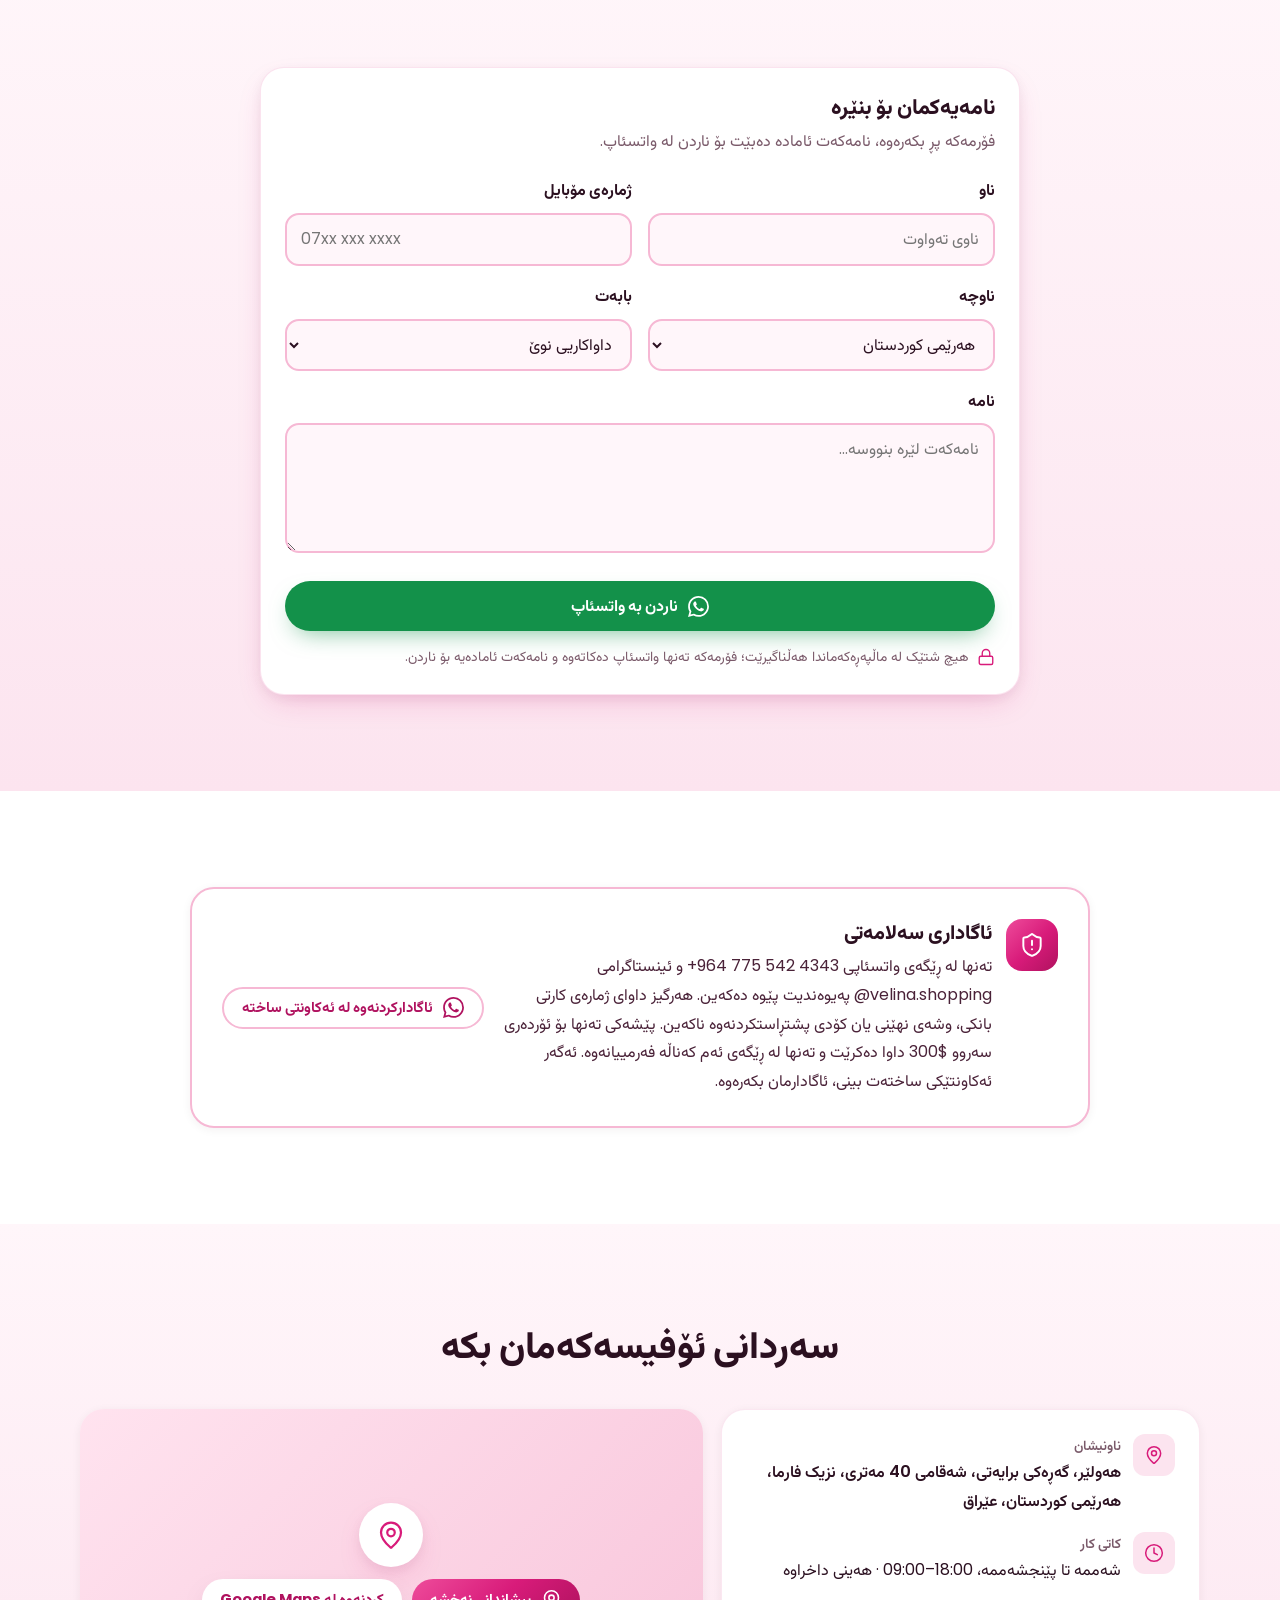
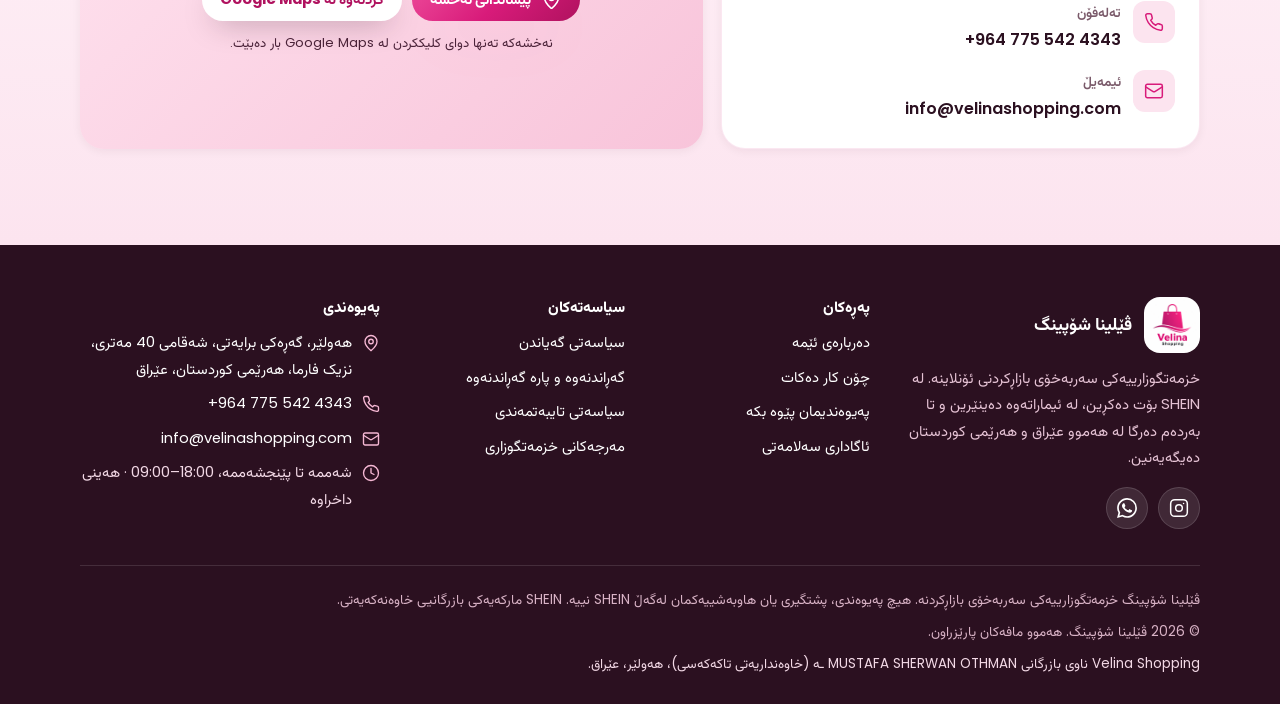
<file: contact.html>
<!DOCTYPE html>
<html lang="ckb" dir="rtl">
<head>
<meta charset="UTF-8">
<meta name="viewport" content="width=device-width, initial-scale=1, viewport-fit=cover">
<title>پەیوەندی | ڤێلینا شۆپینگ</title>
<meta name="description" content="پەیوەندی بە ڤێلینا شۆپینگ بکە لە ڕێگەی واتسئاپ، تەلەفۆن، ئیمەیڵ یان ئینستاگرامەوە، یان سەردانی نووسینگەکەمان بکە لە هەولێر.">
<meta name="robots" content="index, follow">
<meta name="theme-color" content="#D81B7A">
<meta name="facebook-domain-verification" content="PASTE_CODE_FROM_META" />
<link rel="canonical" href="https://www.velinashopping.com/contact">
<link rel="alternate" hreflang="ckb" href="https://www.velinashopping.com/contact?lang=ku">
<link rel="alternate" hreflang="ar" href="https://www.velinashopping.com/contact?lang=ar">
<link rel="alternate" hreflang="en" href="https://www.velinashopping.com/contact?lang=en">
<link rel="alternate" hreflang="x-default" href="https://www.velinashopping.com/contact">
<meta property="og:type" content="website">
<meta property="og:site_name" content="Velina Shopping – ڤێلینا شۆپینگ">
<meta property="og:title" content="پەیوەندی | ڤێلینا شۆپینگ">
<meta property="og:description" content="پەیوەندی بە ڤێلینا شۆپینگ بکە لە ڕێگەی واتسئاپ، تەلەفۆن، ئیمەیڵ یان ئینستاگرامەوە، یان سەردانی نووسینگەکەمان بکە لە هەولێر.">
<meta property="og:url" content="https://www.velinashopping.com/contact">
<meta property="og:image" content="https://www.velinashopping.com/assets/img/og-image.jpg">
<meta property="og:image:width" content="1200">
<meta property="og:image:height" content="630">
<meta property="og:image:alt" content="Velina Shopping logo">
<meta property="og:locale" content="ckb_IQ">
<meta property="og:locale:alternate" content="ar_IQ">
<meta property="og:locale:alternate" content="en_US">
<meta name="twitter:card" content="summary_large_image">
<meta name="twitter:title" content="پەیوەندی | ڤێلینا شۆپینگ">
<meta name="twitter:description" content="پەیوەندی بە ڤێلینا شۆپینگ بکە لە ڕێگەی واتسئاپ، تەلەفۆن، ئیمەیڵ یان ئینستاگرامەوە، یان سەردانی نووسینگەکەمان بکە لە هەولێر.">
<meta name="twitter:image" content="https://www.velinashopping.com/assets/img/og-image.jpg">
<link rel="icon" href="favicon.ico" sizes="any">
<link rel="icon" type="image/png" sizes="32x32" href="assets/img/favicon-32.png">
<link rel="apple-touch-icon" href="assets/img/apple-touch-icon.png">
<link rel="manifest" href="site.webmanifest">
<link rel="preconnect" href="https://fonts.googleapis.com">
<link rel="preconnect" href="https://fonts.gstatic.com" crossorigin>
<link rel="stylesheet" href="https://fonts.googleapis.com/css2?family=Playfair+Display:ital,wght@1,600&family=Poppins:wght@400;500;600;700;800&family=Vazirmatn:wght@400;500;600;700;800&display=swap">
<link rel="stylesheet" href="assets/style.css">
<script>(function(){var d=document.documentElement,l=null,D='ku';try{l=new URLSearchParams(location.search).get('lang')}catch(e){}if(!/^(ku|ar|en)$/.test(l||'')){try{l=localStorage.getItem('velina-lang')}catch(e){}}d.className+=' js';if(/^(ku|ar|en)$/.test(l||'')&&l!==D){d.lang=l==='ku'?'ckb':l;d.dir=l==='en'?'ltr':'rtl';d.className+=' lang-pending'}setTimeout(function(){if(!window.__velinaReady){d.classList.remove('lang-pending');d.className+=' reveal-fallback'}},2500)})();</script>
<script type="application/ld+json">
{
  "@context": "https://schema.org",
  "@type": "LocalBusiness",
  "@id": "https://www.velinashopping.com/#business",
  "name": "Velina Shopping",
  "legalName": "MUSTAFA SHERWAN OTHMAN",
  "alternateName": [
    "ڤێلینا شۆپینگ",
    "ڤيلينا شوبينغ"
  ],
  "description": "Independent online personal-shopping service. Customers choose items on SHEIN, we purchase them on their behalf, ship from the UAE and deliver to the door anywhere in Iraq and the Kurdistan Region. Not affiliated with SHEIN.",
  "url": "https://www.velinashopping.com/",
  "logo": "https://www.velinashopping.com/assets/img/icon-512.png",
  "image": "https://www.velinashopping.com/assets/img/og-image.jpg",
  "telephone": "+9647755424343",
  "email": "info@velinashopping.com",
  "address": {
    "@type": "PostalAddress",
    "streetAddress": "40 Meter Street, Brayati, near Pharma",
    "addressLocality": "Erbil",
    "addressRegion": "Kurdistan Region",
    "addressCountry": "IQ"
  },
  "geo": {
    "@type": "GeoCoordinates",
    "latitude": 36.200478,
    "longitude": 44.039223
  },
  "hasMap": "https://www.google.com/maps?q=36.2004780,44.0392230",
  "openingHoursSpecification": [
    {
      "@type": "OpeningHoursSpecification",
      "dayOfWeek": [
        "Saturday",
        "Sunday",
        "Monday",
        "Tuesday",
        "Wednesday",
        "Thursday"
      ],
      "opens": "09:00",
      "closes": "18:00"
    }
  ],
  "areaServed": [
    {
      "@type": "Country",
      "name": "Iraq"
    }
  ],
  "currenciesAccepted": "IQD",
  "paymentAccepted": "Cash",
  "priceRange": "$$",
  "sameAs": [
    "https://www.instagram.com/velina.shopping"
  ]
}
</script>
</head>
<body data-page="contact">
<svg width="0" height="0" style="position:absolute" aria-hidden="true" focusable="false"><symbol id="i-wa" viewBox="0 0 24 24"><path d="M17.472 14.382c-.297-.149-1.758-.867-2.03-.967-.273-.099-.471-.148-.67.15-.197.297-.767.966-.94 1.164-.173.199-.347.223-.644.075-.297-.15-1.255-.463-2.39-1.475-.883-.788-1.48-1.761-1.653-2.059-.173-.297-.018-.458.13-.606.134-.133.298-.347.446-.52.149-.174.198-.298.298-.497.099-.198.05-.371-.025-.52-.075-.149-.669-1.612-.916-2.207-.242-.579-.487-.5-.669-.51-.173-.008-.371-.01-.57-.01-.198 0-.52.074-.792.372-.272.297-1.04 1.016-1.04 2.479 0 1.462 1.065 2.875 1.213 3.074.149.198 2.096 3.2 5.077 4.487.709.306 1.262.489 1.694.625.712.227 1.36.195 1.871.118.571-.085 1.758-.719 2.006-1.413.248-.694.248-1.289.173-1.413-.074-.124-.272-.198-.57-.347m-5.421 7.403h-.004a9.87 9.87 0 0 1-5.031-1.378l-.361-.214-3.741.982.998-3.648-.235-.374a9.86 9.86 0 0 1-1.51-5.26c.001-5.45 4.436-9.884 9.888-9.884 2.64 0 5.122 1.03 6.988 2.898a9.825 9.825 0 0 1 2.893 6.994c-.003 5.45-4.437 9.884-9.885 9.884m8.413-18.297A11.815 11.815 0 0 0 12.05 0C5.495 0 .16 5.335.157 11.892c0 2.096.547 4.142 1.588 5.945L.057 24l6.305-1.654a11.882 11.882 0 0 0 5.683 1.448h.005c6.554 0 11.89-5.335 11.893-11.893a11.821 11.821 0 0 0-3.48-8.413Z"/></symbol><symbol id="i-fb" viewBox="0 0 24 24"><path d="M24 12.073C24 5.405 18.627 0 12 0S0 5.405 0 12.073C0 18.1 4.388 23.094 10.125 24v-8.437H7.078v-3.49h3.047V9.413c0-3.025 1.792-4.697 4.533-4.697 1.312 0 2.686.236 2.686.236v2.971H15.83c-1.491 0-1.956.93-1.956 1.886v2.264h3.328l-.532 3.49h-2.796V24C19.612 23.094 24 18.1 24 12.073z"/></symbol><symbol id="i-ig" viewBox="0 0 24 24"><rect x="2" y="2" width="20" height="20" rx="5"/><circle cx="12" cy="12" r="4"/><path d="M17.5 6.5h.01"/></symbol><symbol id="i-bag" viewBox="0 0 24 24"><path d="M6 2 3 6v14a2 2 0 0 0 2 2h14a2 2 0 0 0 2-2V6l-3-4Z"/><path d="M3 6h18"/><path d="M16 10a4 4 0 0 1-8 0"/></symbol><symbol id="i-sparkle" viewBox="0 0 24 24"><path d="M9.937 15.5A2 2 0 0 0 8.5 14.063l-6.135-1.582a.5.5 0 0 1 0-.962L8.5 9.936A2 2 0 0 0 9.937 8.5l1.582-6.135a.5.5 0 0 1 .963 0L14.063 8.5A2 2 0 0 0 15.5 9.937l6.135 1.581a.5.5 0 0 1 0 .964L15.5 14.063a2 2 0 0 0-1.437 1.437l-1.582 6.135a.5.5 0 0 1-.963 0z"/></symbol><symbol id="i-truck" viewBox="0 0 24 24"><path d="M14 18V6a2 2 0 0 0-2-2H4a2 2 0 0 0-2 2v11a1 1 0 0 0 1 1h2"/><path d="M15 18H9"/><path d="M19 18h2a1 1 0 0 0 1-1v-3.65a1 1 0 0 0-.22-.624l-3.48-4.35A1 1 0 0 0 17.52 8H14"/><circle cx="17" cy="18" r="2"/><circle cx="7" cy="18" r="2"/></symbol><symbol id="i-plane" viewBox="0 0 24 24"><path d="M17.8 19.2 16 11l3.5-3.5C21 6 21.5 4 21 3c-1-.5-3 0-4.5 1.5L13 8 4.8 6.2c-.5-.1-.9.1-1.1.5l-.3.5c-.2.5-.1 1 .3 1.3L9 12l-2 3H4l-1 1 3 2 2 3 1-1v-3l3-2 3.5 5.3c.3.4.8.5 1.3.3l.5-.2c.4-.3.6-.7.5-1.2z"/></symbol><symbol id="i-shield" viewBox="0 0 24 24"><path d="M20 13c0 5-3.5 7.5-7.66 8.95a1 1 0 0 1-.67-.01C7.5 20.5 4 18 4 13V6a1 1 0 0 1 1-1c2 0 4.5-1.2 6.24-2.72a1.17 1.17 0 0 1 1.52 0C14.51 3.81 17 5 19 5a1 1 0 0 1 1 1z"/><path d="m9 12 2 2 4-4"/></symbol><symbol id="i-alert" viewBox="0 0 24 24"><path d="M20 13c0 5-3.5 7.5-7.66 8.95a1 1 0 0 1-.67-.01C7.5 20.5 4 18 4 13V6a1 1 0 0 1 1-1c2 0 4.5-1.2 6.24-2.72a1.17 1.17 0 0 1 1.52 0C14.51 3.81 17 5 19 5a1 1 0 0 1 1 1z"/><path d="M12 8v4"/><path d="M12 16h.01"/></symbol><symbol id="i-cash" viewBox="0 0 24 24"><rect x="2" y="6" width="20" height="12" rx="2"/><circle cx="12" cy="12" r="2"/><path d="M6 12h.01M18 12h.01"/></symbol><symbol id="i-clock" viewBox="0 0 24 24"><circle cx="12" cy="12" r="10"/><path d="M12 6v6l4 2"/></symbol><symbol id="i-pin" viewBox="0 0 24 24"><path d="M20 10c0 4.993-5.539 10.193-7.399 11.799a1 1 0 0 1-1.202 0C9.539 20.193 4 14.993 4 10a8 8 0 0 1 16 0"/><circle cx="12" cy="10" r="3"/></symbol><symbol id="i-phone" viewBox="0 0 24 24"><path d="M22 16.92v3a2 2 0 0 1-2.18 2 19.79 19.79 0 0 1-8.63-3.07 19.5 19.5 0 0 1-6-6 19.79 19.79 0 0 1-3.07-8.67A2 2 0 0 1 4.11 2h3a2 2 0 0 1 2 1.72 12.84 12.84 0 0 0 .7 2.81 2 2 0 0 1-.45 2.11L8.09 9.91a16 16 0 0 0 6 6l1.27-1.27a2 2 0 0 1 2.11-.45 12.84 12.84 0 0 0 2.81.7A2 2 0 0 1 22 16.92z"/></symbol><symbol id="i-mail" viewBox="0 0 24 24"><rect x="2" y="4" width="20" height="16" rx="2"/><path d="m22 7-8.97 5.7a1.94 1.94 0 0 1-2.06 0L2 7"/></symbol><symbol id="i-check" viewBox="0 0 24 24"><path d="M22 11.08V12a10 10 0 1 1-5.93-9.14"/><path d="m9 11 3 3L22 4"/></symbol><symbol id="i-clip" viewBox="0 0 24 24"><rect x="8" y="2" width="8" height="4" rx="1"/><path d="M16 4h2a2 2 0 0 1 2 2v14a2 2 0 0 1-2 2H6a2 2 0 0 1-2-2V6a2 2 0 0 1 2-2h2"/><path d="m9 14 2 2 4-4"/></symbol><symbol id="i-send" viewBox="0 0 24 24"><path d="M14.536 21.686a.5.5 0 0 0 .937-.024l6.5-19a.496.496 0 0 0-.635-.635l-19 6.5a.5.5 0 0 0-.024.937l7.93 3.18a2 2 0 0 1 1.112 1.11z"/><path d="m21.854 2.147-10.94 10.939"/></symbol><symbol id="i-home" viewBox="0 0 24 24"><path d="M15 21v-8a1 1 0 0 0-1-1h-4a1 1 0 0 0-1 1v8"/><path d="M3 10a2 2 0 0 1 .709-1.528l7-5.999a2 2 0 0 1 2.582 0l7 5.999A2 2 0 0 1 21 10v9a2 2 0 0 1-2 2H5a2 2 0 0 1-2-2z"/></symbol><symbol id="i-store" viewBox="0 0 24 24"><path d="M3 9 4.5 4h15L21 9"/><path d="M4 9v11h16V9"/><path d="M3 9a3 3 0 0 0 6 0 3 3 0 0 0 6 0 3 3 0 0 0 6 0"/><path d="M10 20v-5h4v5"/></symbol><symbol id="i-percent" viewBox="0 0 24 24"><path d="M3.85 8.62a4 4 0 0 1 4.78-4.77 4 4 0 0 1 6.74 0 4 4 0 0 1 4.78 4.78 4 4 0 0 1 0 6.74 4 4 0 0 1-4.77 4.78 4 4 0 0 1-6.75 0 4 4 0 0 1-4.78-4.77 4 4 0 0 1 0-6.76Z"/><path d="m15 9-6 6"/><path d="M9 9h.01"/><path d="M15 15h.01"/></symbol><symbol id="i-swap" viewBox="0 0 24 24"><path d="m8 3-4 4 4 4"/><path d="M4 7h16"/><path d="m16 21 4-4-4-4"/><path d="M20 17H4"/></symbol><symbol id="i-chev" viewBox="0 0 24 24"><path d="m6 9 6 6 6-6"/></symbol><symbol id="i-menu" viewBox="0 0 24 24"><path d="M4 6h16M4 12h16M4 18h16"/></symbol><symbol id="i-close" viewBox="0 0 24 24"><path d="M18 6 6 18M6 6l12 12"/></symbol><symbol id="i-dress" viewBox="0 0 24 24"><path d="M9 2v3l-2 4 2 1-4 12h14l-4-12 2-1-2-4V2"/><path d="M9 5h6"/></symbol><symbol id="i-baby" viewBox="0 0 24 24"><path d="M9 12h.01"/><path d="M15 12h.01"/><path d="M10 16c.5.3 1.2.5 2 .5s1.5-.2 2-.5"/><path d="M19 6.3a9 9 0 0 1 1.8 3.9 2 2 0 0 1 0 3.6 9 9 0 0 1-17.6 0 2 2 0 0 1 0-3.6A9 9 0 0 1 12 3c2 0 3.5 1.1 3.5 2.5s-.9 2.5-2 2.5c-.8 0-1.5-.4-1.5-1"/></symbol><symbol id="i-handbag" viewBox="0 0 24 24"><path d="M2.048 18.566A2 2 0 0 0 4 21h16a2 2 0 0 0 1.952-2.434l-2-9A2 2 0 0 0 18 8H6a2 2 0 0 0-1.952 1.566z"/><path d="M8 11V6a4 4 0 0 1 8 0v5"/></symbol><symbol id="i-gem" viewBox="0 0 24 24"><path d="M6 3h12l4 6-10 13L2 9Z"/><path d="M11 3 8 9l4 13 4-13-3-6"/><path d="M2 9h20"/></symbol><symbol id="i-ruler" viewBox="0 0 24 24"><path d="M21.3 15.3a2.4 2.4 0 0 1 0 3.4l-2.6 2.6a2.4 2.4 0 0 1-3.4 0L2.7 8.7a2.41 2.41 0 0 1 0-3.4l2.6-2.6a2.41 2.41 0 0 1 3.4 0Z"/><path d="m14.5 12.5 2-2"/><path d="m11.5 9.5 2-2"/><path d="m8.5 6.5 2-2"/><path d="m17.5 15.5 2-2"/></symbol><symbol id="i-user" viewBox="0 0 24 24"><path d="M19 21v-2a4 4 0 0 0-4-4H9a4 4 0 0 0-4 4v2"/><circle cx="12" cy="7" r="4"/></symbol><symbol id="i-printer" viewBox="0 0 24 24"><path d="M6 9V2h12v7"/><path d="M6 18H4a2 2 0 0 1-2-2v-5a2 2 0 0 1 2-2h16a2 2 0 0 1 2 2v5a2 2 0 0 1-2 2h-2"/><rect x="6" y="14" width="12" height="8"/></symbol><symbol id="i-box" viewBox="0 0 24 24"><path d="M11 21.73a2 2 0 0 0 2 0l7-4A2 2 0 0 0 21 16V8a2 2 0 0 0-1-1.73l-7-4a2 2 0 0 0-2 0l-7 4A2 2 0 0 0 3 8v8a2 2 0 0 0 1 1.73z"/><path d="M12 22V12"/><path d="m3.3 7 8.7 5 8.7-5"/></symbol><symbol id="i-lock" viewBox="0 0 24 24"><rect x="3" y="11" width="18" height="11" rx="2"/><path d="M7 11V7a5 5 0 0 1 10 0v4"/></symbol><symbol id="i-heart" viewBox="0 0 24 24"><path d="M19 14c1.49-1.46 3-3.21 3-5.5A5.5 5.5 0 0 0 16.5 3c-1.76 0-3 .5-4.5 2-1.5-1.5-2.74-2-4.5-2A5.5 5.5 0 0 0 2 8.5c0 2.3 1.5 4.05 3 5.5l7 7Z"/></symbol><symbol id="i-calendar" viewBox="0 0 24 24"><rect x="3" y="4" width="18" height="18" rx="2"/><path d="M16 2v4M8 2v4M3 10h18"/></symbol><symbol id="i-arrow" viewBox="0 0 24 24"><path d="M5 12h14"/><path d="m12 5 7 7-7 7"/></symbol></svg>
<div id="app">
<a class="skip-link" href="#main">بازدان بۆ ناوەڕۆک</a><header class="site-header" id="top"><div class="container header-inner"><a class="brand" href="index.html"><img src="assets/img/logo-128.png" width="46" height="46" alt="Velina Shopping logo"><span class="brand-name">ڤێلینا شۆپینگ<small>VELINA SHOPPING</small></span></a><nav class="main-nav" id="mainNav" aria-label="مێنیو"><a href="index.html">سەرەکی</a><a href="how-it-works.html">چۆن کار دەکات</a><a href="about.html">دەربارەی ئێمە</a><a href="contact.html" aria-current="page">پەیوەندی</a></nav><div class="lang-switch" role="group" aria-label="زمان"><button type="button" data-lang="ku" lang="ckb" aria-pressed="true">کوردی</button><button type="button" data-lang="ar" lang="ar" aria-pressed="false">عربي</button><button type="button" data-lang="en" lang="en" aria-pressed="false">EN</button></div><a class="btn btn-wa header-wa" href="https://wa.me/9647755424343?text=%D8%B3%DA%B5%D8%A7%D9%88%20%DA%A4%DB%8E%D9%84%DB%8C%D9%86%D8%A7%20%D8%B4%DB%86%D9%BE%DB%8C%D9%86%DA%AF%20%F0%9F%8C%B8%20%D8%AF%DB%95%D9%85%DB%95%D9%88%DB%8E%D8%AA%20%D9%84%DB%95%20SHEIN%20%D8%A6%DB%86%D8%B1%D8%AF%DB%95%D8%B1%20%D8%A8%DA%A9%DB%95%D9%85." target="_blank" rel="noopener" aria-label="لە واتسئاپ پەیوەندیمان پێوە بکە"><svg class="icon icon-fill" aria-hidden="true" focusable="false"><use href="#i-wa"></use></svg><span>واتسئاپ</span></a><button class="menu-toggle" type="button" aria-expanded="false" aria-controls="mainNav" aria-label="مێنیو"><svg class="icon i-open" aria-hidden="true" focusable="false"><use href="#i-menu"></use></svg><svg class="icon i-close" aria-hidden="true" focusable="false"><use href="#i-close"></use></svg></button></div></header><main id="main"><section class="page-hero"><div class="container narrow"><span class="kicker"><svg class="icon" aria-hidden="true" focusable="false"><use href="#i-sparkle"></use></svg>پەیوەندی</span><h1>خۆشحاڵ دەبین گوێت لێ بگرین</h1><p class="lead">بۆ داواکاری، پرسیار یان یارمەتی لە هەڵبژاردنی قەبارە، ئێمە لێرەین.</p></div><div class="wave" aria-hidden="true"><svg viewBox="0 0 1440 120" preserveAspectRatio="none"><path fill="currentColor" d="M0,64 C240,120 480,8 720,40 C960,72 1200,120 1440,72 L1440,120 L0,120 Z"/><path fill="currentColor" opacity=".5" d="M0,88 C300,40 560,110 820,80 C1080,50 1260,60 1440,96 L1440,120 L0,120 Z"/></svg></div></section><section class="section" aria-labelledby="ch-title"><div class="container"><div class="section-head reveal"><h2 id="ch-title">ڕێگاکانی پەیوەندی</h2></div><div class="channels"><a class="channel reveal wa" href="https://wa.me/9647755424343?text=%D8%B3%DA%B5%D8%A7%D9%88%20%DA%A4%DB%8E%D9%84%DB%8C%D9%86%D8%A7%20%D8%B4%DB%86%D9%BE%DB%8C%D9%86%DA%AF%20%F0%9F%8C%B8%20%D8%AF%DB%95%D9%85%DB%95%D9%88%DB%8E%D8%AA%20%D9%84%DB%95%20SHEIN%20%D8%A6%DB%86%D8%B1%D8%AF%DB%95%D8%B1%20%D8%A8%DA%A9%DB%95%D9%85." target="_blank" rel="noopener"><span class="card-ic"><svg class="icon icon-fill" aria-hidden="true" focusable="false"><use href="#i-wa"></use></svg></span><span><b>واتسئاپ</b><strong><bdi dir="ltr">+964 775 542 4343</bdi></strong><small>ئاسانترین ڕێگا بۆ گەیشتن پێمان، بۆ ناردنی سەبەتە و پرسیارەکانت.</small></span></a><a class="channel reveal " href="tel:+9647755424343"><span class="card-ic"><svg class="icon" aria-hidden="true" focusable="false"><use href="#i-phone"></use></svg></span><span><b>تەلەفۆن</b><strong><bdi dir="ltr">+964 775 542 4343</bdi></strong><small>لە کاتی کارکردندا پەیوەندیمان پێوە بکە.</small></span></a><a class="channel reveal " href="mailto:info@velinashopping.com"><span class="card-ic"><svg class="icon" aria-hidden="true" focusable="false"><use href="#i-mail"></use></svg></span><span><b>ئیمەیڵ</b><strong><bdi dir="ltr">info@velinashopping.com</bdi></strong><small>بۆ پرسیارە درێژەکان یان داواکارییەکانی پەیوەست بە زانیاری کەسی.</small></span></a><a class="channel reveal " href="https://www.instagram.com/velina.shopping" target="_blank" rel="noopener"><span class="card-ic"><svg class="icon" aria-hidden="true" focusable="false"><use href="#i-ig"></use></svg></span><span><b>ئینستاگرام</b><strong><bdi dir="ltr">@velina.shopping</bdi></strong><small>نوێترین ستایل و هەواڵەکانمان ببینە.</small></span></a><a class="channel reveal " href="https://www.google.com/maps?q=36.2004780,44.0392230" target="_blank" rel="noopener"><span class="card-ic"><svg class="icon" aria-hidden="true" focusable="false"><use href="#i-pin"></use></svg></span><span><b>ناونیشان</b><strong>هەولێر، گەڕەکی برایەتی، شەقامی 40 مەتری، نزیک فارما، هەرێمی کوردستان، عێراق</strong><small>نووسینگەکەمان لە هەولێر.</small></span></a><div class="channel reveal " ><span class="card-ic"><svg class="icon" aria-hidden="true" focusable="false"><use href="#i-clock"></use></svg></span><span><b>کاتی کار</b><strong>شەممە تا پێنجشەممە، <bdi dir="ltr">09:00–18:00</bdi> · هەینی داخراوە</strong><small>کاتەکانی کارکردن.</small></span></div></div></div></section><section class="section" id="legal" aria-labelledby="legal-title"><div class="container narrow"><div class="legal-box reveal"><h2 id="legal-title"><svg class="icon" aria-hidden="true" focusable="false"><use href="#i-clip"></use></svg>زانیاریی یاسایی</h2><dl><div><dt>ناوی بازرگانی</dt><dd><bdi dir="ltr">Velina Shopping</bdi></dd></div><div><dt>ناوی یاسایی</dt><dd><bdi dir="ltr">MUSTAFA SHERWAN OTHMAN</bdi></dd></div><div><dt>جۆری کار</dt><dd>خاوەنداریەتی تاکەکەسی</dd></div><div><dt>ناونیشان</dt><dd>هەولێر، گەڕەکی برایەتی، شەقامی 40 مەتری، نزیک فارما، هەرێمی کوردستان، عێراق</dd></div><div><dt>تەلەفۆن</dt><dd><a href="tel:+9647755424343"><bdi dir="ltr">+964 775 542 4343</bdi></a></dd></div><div><dt>ئیمەیڵ</dt><dd><a href="mailto:info@velinashopping.com"><bdi dir="ltr">info@velinashopping.com</bdi></a></dd></div></dl></div></div></section><section class="section blush" id="message"><div class="container"><form class="form-card reveal" id="waForm" novalidate><h2 style="font-size:1.35rem">نامەیەکمان بۆ بنێرە</h2><p style="color:var(--mauve);margin:6px 0 20px">فۆرمەکە پڕ بکەرەوە، نامەکەت ئامادە دەبێت بۆ ناردن لە واتسئاپ.</p><div class="form-grid"><div><label class="field-label" for="fName">ناو</label><input class="input" id="fName" autocomplete="name" placeholder="ناوی تەواوت"></div><div><label class="field-label" for="fPhone">ژمارەی مۆبایل</label><input class="input" id="fPhone" type="tel" inputmode="tel" autocomplete="tel" dir="ltr" placeholder="07xx xxx xxxx"></div><div><label class="field-label" for="fArea">ناوچە</label><select class="select" id="fArea"><option value="krd">هەرێمی کوردستان</option><option value="iraq">شارەکانی تری عێراق</option></select></div><div><label class="field-label" for="fTopic">بابەت</label><select class="select" id="fTopic"><option value="0">داواکاریی نوێ</option><option value="1">پرسیار دەربارەی داواکارییەکەم</option><option value="2">یارمەتی بۆ قەبارە</option><option value="3">گەڕاندنەوە و دانەوەی پارە</option><option value="4">شتی تر</option></select></div><div class="full"><label class="field-label" for="fMsg">نامە</label><textarea class="textarea" id="fMsg" placeholder="نامەکەت لێرە بنووسە..."></textarea></div></div><p class="form-error" id="fErr" role="alert" hidden>تکایە ناو و نامەکەت بنووسە.</p><button class="btn btn-wa" type="submit" style="margin-top:18px" data-block><svg class="icon icon-fill" aria-hidden="true" focusable="false"><use href="#i-wa"></use></svg>ناردن بە واتسئاپ</button><p class="form-note"><svg class="icon" aria-hidden="true" focusable="false"><use href="#i-lock"></use></svg><span>هیچ شتێک لە ماڵپەڕەکەماندا هەڵناگیرێت؛ فۆرمەکە تەنها واتسئاپ دەکاتەوە و نامەکەت ئامادەیە بۆ ناردن.</span></p></form></div></section><section class="section" id="stay-safe" aria-labelledby="safe-title"><div class="container"><div class="safe-box reveal"><span class="card-ic"><svg class="icon" aria-hidden="true" focusable="false"><use href="#i-alert"></use></svg></span><div><h2 id="safe-title">ئاگاداری سەلامەتی</h2><p>تەنها لە ڕێگەی واتسئاپی <bdi dir="ltr">+964 775 542 4343</bdi> و ئینستاگرامی <bdi dir="ltr">@velina.shopping</bdi> پەیوەندیت پێوە دەکەین. هەرگیز داوای ژمارەی کارتی بانکی، وشەی نهێنی یان کۆدی پشتڕاستکردنەوە ناکەین. پێشەکی تەنها بۆ ئۆردەری سەروو <bdi dir="ltr">300$</bdi> داوا دەکرێت و تەنها لە ڕێگەی ئەم کەناڵە فەرمییانەوە. ئەگەر ئەکاونتێکی ساختەت بینی، ئاگادارمان بکەرەوە.</p></div><a class="btn btn-ghost btn-sm" href="https://wa.me/9647755424343?text=%D8%B3%DA%B5%D8%A7%D9%88%20%DA%A4%DB%8E%D9%84%DB%8C%D9%86%D8%A7%20%D8%B4%DB%86%D9%BE%DB%8C%D9%86%DA%AF%D8%8C%20%D8%AF%DB%95%D9%85%DB%95%D9%88%DB%8E%D8%AA%20%D8%A6%D8%A7%DA%AF%D8%A7%D8%AF%D8%A7%D8%B1%D8%AA%D8%A7%D9%86%20%D8%A8%DA%A9%DB%95%D9%85%DB%95%D9%88%DB%95%20%D9%84%DB%95%20%D8%A6%DB%95%DA%A9%D8%A7%D9%88%D9%86%D8%AA%DB%8E%DA%A9%DB%8C%20%D8%B3%D8%A7%D8%AE%D8%AA%DB%95%20%DA%A9%DB%95%20%D9%86%D8%A7%D9%88%DB%8C%20%D8%A6%DB%8E%D9%88%DB%95%20%D8%A8%DB%95%DA%A9%D8%A7%D8%B1%D8%AF%DB%95%D9%87%DB%8E%D9%86%DB%8E%D8%AA." target="_blank" rel="noopener"><svg class="icon icon-fill" aria-hidden="true" focusable="false"><use href="#i-wa"></use></svg>ئاگادارکردنەوە لە ئەکاونتی ساختە</a></div></div></section><section class="section blush" id="location" aria-labelledby="loc-title"><div class="container"><div class="section-head reveal"><h2 id="loc-title">سەردانی ئۆفیسەکەمان بکە</h2></div><div class="loc reveal"><div class="loc-info"><ul class="info-list"><li><span class="card-ic"><svg class="icon" aria-hidden="true" focusable="false"><use href="#i-pin"></use></svg></span><div><b>ناونیشان</b><a href="https://www.google.com/maps?q=36.2004780,44.0392230" target="_blank" rel="noopener">هەولێر، گەڕەکی برایەتی، شەقامی 40 مەتری، نزیک فارما، هەرێمی کوردستان، عێراق</a></div></li><li><span class="card-ic"><svg class="icon" aria-hidden="true" focusable="false"><use href="#i-clock"></use></svg></span><div><b>کاتی کار</b><span>شەممە تا پێنجشەممە، <bdi dir="ltr">09:00–18:00</bdi> · هەینی داخراوە</span></div></li><li><span class="card-ic"><svg class="icon" aria-hidden="true" focusable="false"><use href="#i-phone"></use></svg></span><div><b>تەلەفۆن</b><a href="tel:+9647755424343"><bdi dir="ltr">+964 775 542 4343</bdi></a></div></li><li><span class="card-ic"><svg class="icon" aria-hidden="true" focusable="false"><use href="#i-mail"></use></svg></span><div><b>ئیمەیڵ</b><a href="mailto:info@velinashopping.com"><bdi dir="ltr">info@velinashopping.com</bdi></a></div></li></ul></div><div class="map-box" data-map><div><span class="map-pin"><svg class="icon" aria-hidden="true" focusable="false"><use href="#i-pin"></use></svg></span><div class="map-actions"><button type="button" class="btn btn-primary btn-sm" data-map-load><svg class="icon" aria-hidden="true" focusable="false"><use href="#i-pin"></use></svg>پیشاندانی نەخشە</button><a class="btn btn-white btn-sm" href="https://www.google.com/maps?q=36.2004780,44.0392230" target="_blank" rel="noopener">کردنەوە لە Google Maps</a></div><p class="small">نەخشەکە تەنها دوای کلیککردن لە Google Maps بار دەبێت.</p></div></div></div></div></section></main><footer class="site-footer"><div class="container"><div class="footer-grid"><div class="footer-col"><div class="footer-brand"><img src="assets/img/logo-128.png" width="56" height="56" alt="" loading="lazy"><strong>ڤێلینا شۆپینگ</strong></div><p class="footer-desc">خزمەتگوزارییەکی سەربەخۆی بازاڕکردنی ئۆنلاینە. لە SHEIN بۆت دەکڕین، لە ئیماراتەوە دەینێرین و تا بەردەم دەرگا لە هەموو عێراق و هەرێمی کوردستان دەیگەیەنین.</p><div class="socials"><a href="https://www.instagram.com/velina.shopping" target="_blank" rel="noopener" aria-label="Instagram"><svg class="icon" aria-hidden="true" focusable="false"><use href="#i-ig"></use></svg></a><a href="https://wa.me/9647755424343?text=%D8%B3%DA%B5%D8%A7%D9%88%20%DA%A4%DB%8E%D9%84%DB%8C%D9%86%D8%A7%20%D8%B4%DB%86%D9%BE%DB%8C%D9%86%DA%AF%20%F0%9F%8C%B8%20%D8%AF%DB%95%D9%85%DB%95%D9%88%DB%8E%D8%AA%20%D9%84%DB%95%20SHEIN%20%D8%A6%DB%86%D8%B1%D8%AF%DB%95%D8%B1%20%D8%A8%DA%A9%DB%95%D9%85." target="_blank" rel="noopener" aria-label="WhatsApp"><svg class="icon icon-fill" aria-hidden="true" focusable="false"><use href="#i-wa"></use></svg></a></div></div><nav class="footer-col" aria-label="پەڕەکان"><h2>پەڕەکان</h2><ul><li><a href="about.html">دەربارەی ئێمە</a></li><li><a href="how-it-works.html">چۆن کار دەکات</a></li><li><a href="contact.html">پەیوەندیمان پێوە بکە</a></li><li><a href="index.html#stay-safe">ئاگاداری سەلامەتی</a></li></ul></nav><nav class="footer-col" aria-label="سیاسەتەکان"><h2>سیاسەتەکان</h2><ul><li><a href="shipping.html">سیاسەتی گەیاندن</a></li><li><a href="returns.html">گەڕاندنەوە و پارە گەڕاندنەوە</a></li><li><a href="privacy.html">سیاسەتی تایبەتمەندی</a></li><li><a href="terms.html">مەرجەکانی خزمەتگوزاری</a></li></ul></nav><div class="footer-col footer-contact-col"><h2>پەیوەندی</h2><ul class="footer-contact"><li><svg class="icon" aria-hidden="true" focusable="false"><use href="#i-pin"></use></svg><a href="https://www.google.com/maps?q=36.2004780,44.0392230" target="_blank" rel="noopener">هەولێر، گەڕەکی برایەتی، شەقامی 40 مەتری، نزیک فارما، هەرێمی کوردستان، عێراق</a></li><li><svg class="icon" aria-hidden="true" focusable="false"><use href="#i-phone"></use></svg><a href="tel:+9647755424343"><bdi dir="ltr">+964 775 542 4343</bdi></a></li><li><svg class="icon" aria-hidden="true" focusable="false"><use href="#i-mail"></use></svg><a href="mailto:info@velinashopping.com"><bdi dir="ltr">info@velinashopping.com</bdi></a></li><li><svg class="icon" aria-hidden="true" focusable="false"><use href="#i-clock"></use></svg><span>شەممە تا پێنجشەممە، <bdi dir="ltr">09:00–18:00</bdi> · هەینی داخراوە</span></li></ul></div></div><div class="footer-bottom"><p>ڤێلینا شۆپینگ خزمەتگوزارییەکی سەربەخۆی بازاڕکردنە. هیچ پەیوەندی، پشتگیری یان هاوبەشییەکمان لەگەڵ SHEIN نییە. SHEIN مارکەیەکی بازرگانیی خاوەنەکەیەتی.</p><p>© <bdi dir="ltr">2026</bdi> ڤێلینا شۆپینگ. هەموو مافەکان پارێزراون.</p><p class="legal-line" lang="en" dir="ltr">Velina Shopping is a trading name of <bdi dir="ltr">MUSTAFA SHERWAN OTHMAN</bdi> (sole proprietor), Erbil, Iraq.</p></div></div></footer><a class="wa-float" href="https://wa.me/9647755424343?text=%D8%B3%DA%B5%D8%A7%D9%88%20%DA%A4%DB%8E%D9%84%DB%8C%D9%86%D8%A7%20%D8%B4%DB%86%D9%BE%DB%8C%D9%86%DA%AF%20%F0%9F%8C%B8%20%D8%AF%DB%95%D9%85%DB%95%D9%88%DB%8E%D8%AA%20%D9%84%DB%95%20SHEIN%20%D8%A6%DB%86%D8%B1%D8%AF%DB%95%D8%B1%20%D8%A8%DA%A9%DB%95%D9%85." target="_blank" rel="noopener" aria-label="لە واتسئاپ پەیوەندیمان پێوە بکە"><svg class="icon icon-fill" aria-hidden="true" focusable="false"><use href="#i-wa"></use></svg></a>
</div>
<noscript><p style="text-align:center;padding:12px;background:#FCE4EF;margin:0">بۆ گۆڕینی زمان و بەکارهێنانی حیسابکەری نرخ، تکایە JavaScript چالاک بکە.</p></noscript>
<script src="assets/config.js"></script>
<script src="assets/i18n.js"></script>
<script src="assets/main.js"></script>
</body>
</html>
</file>
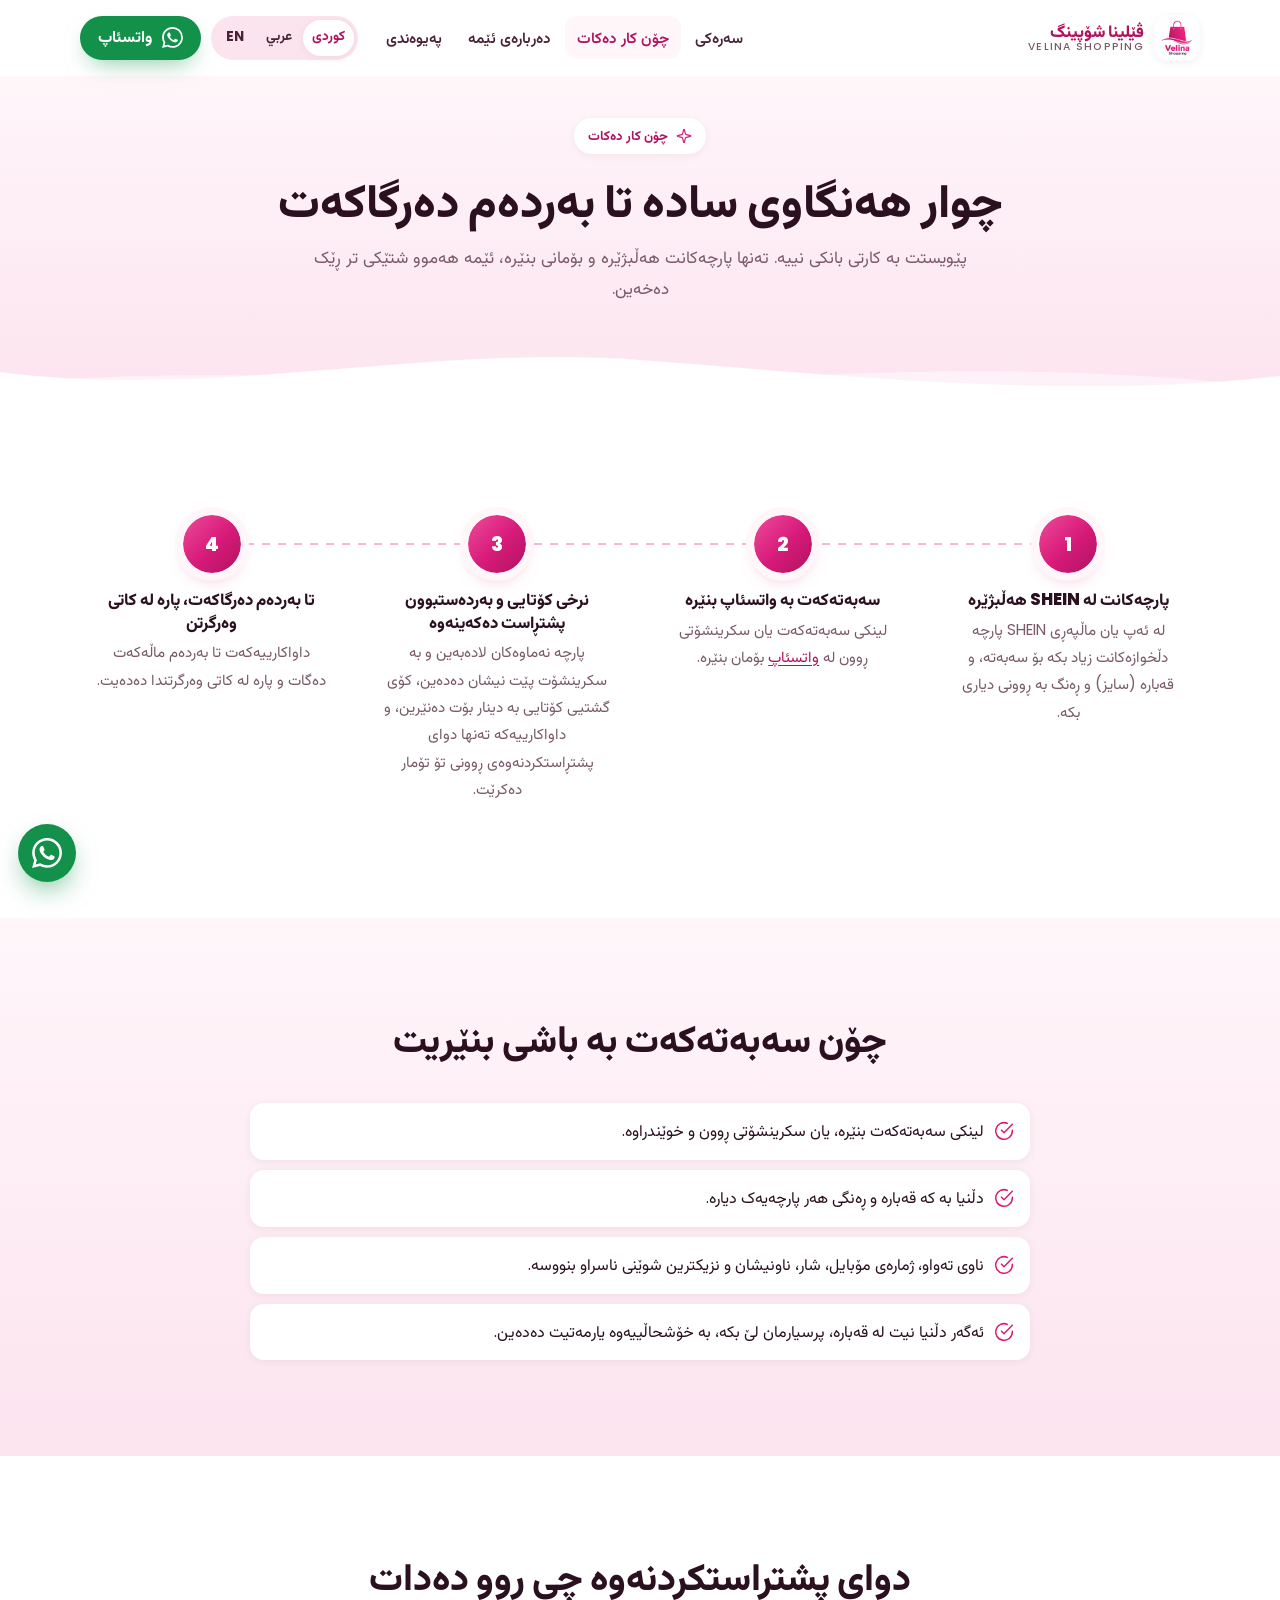
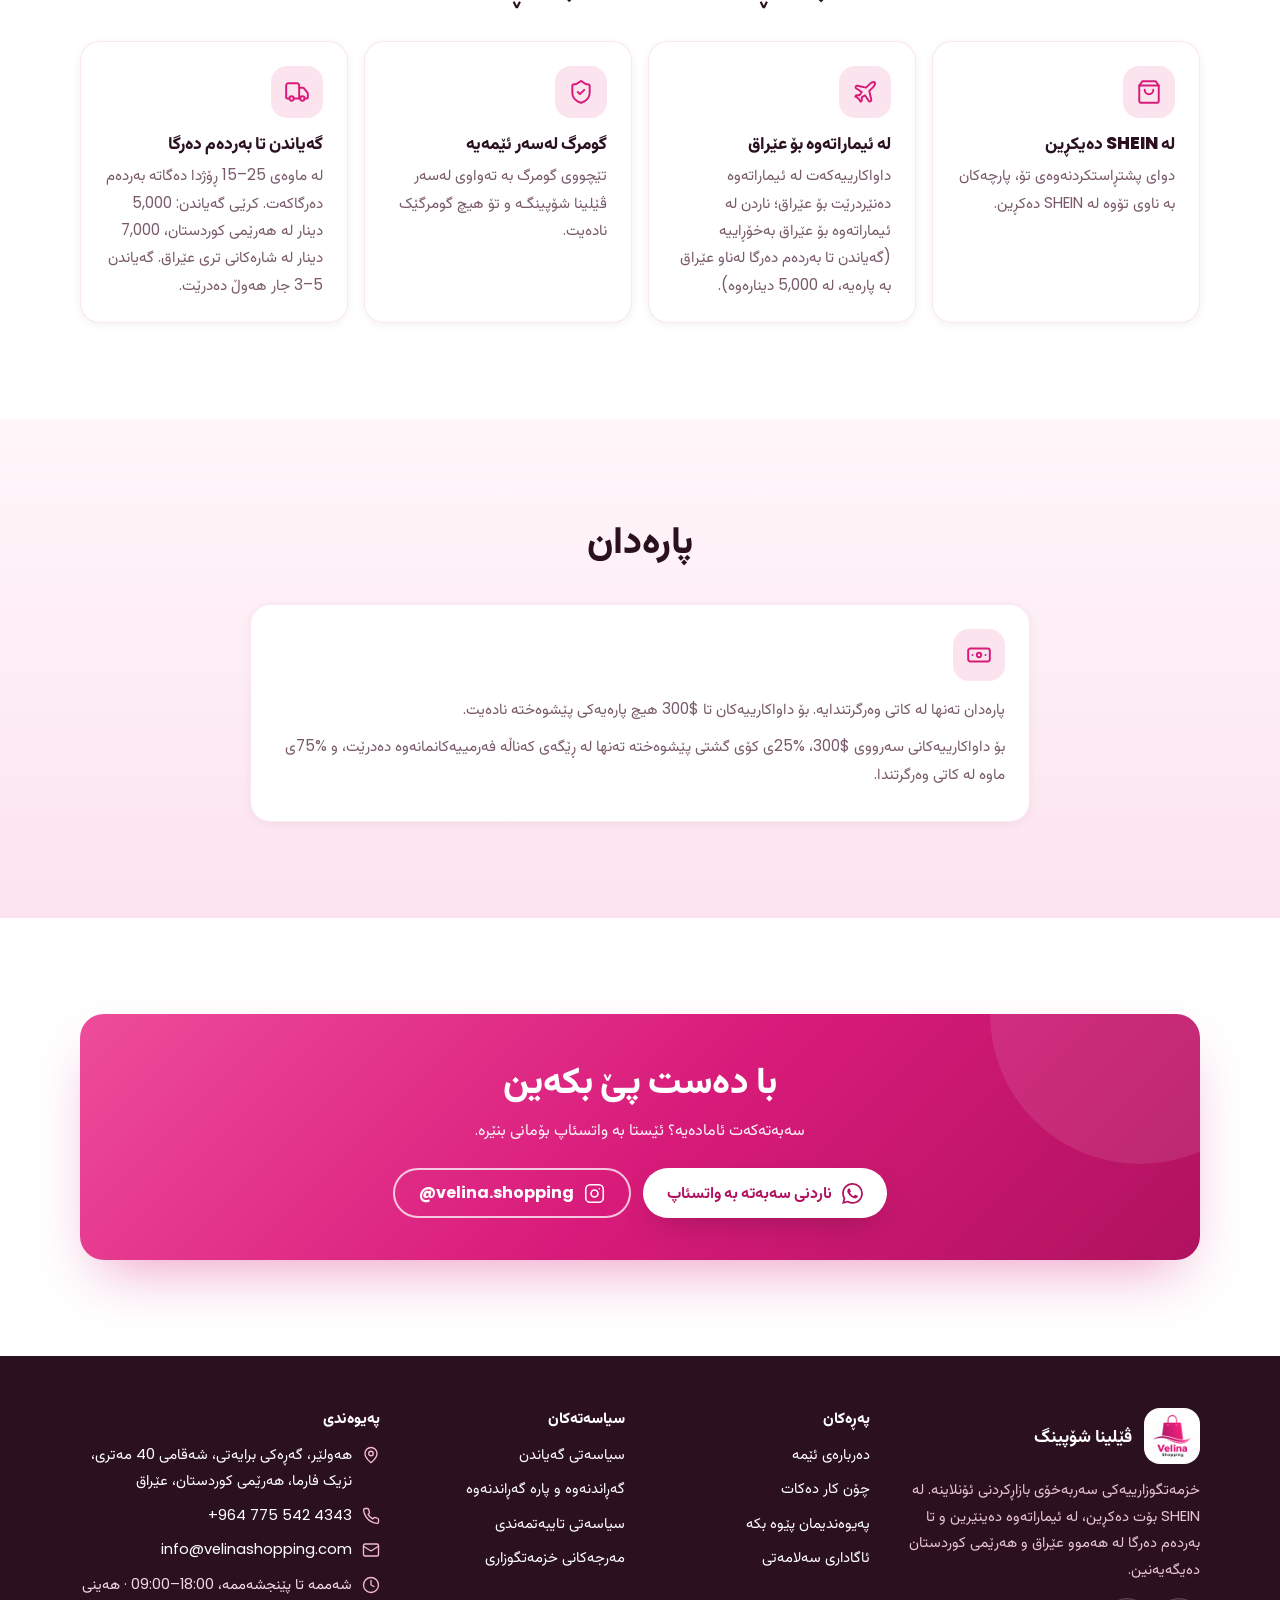
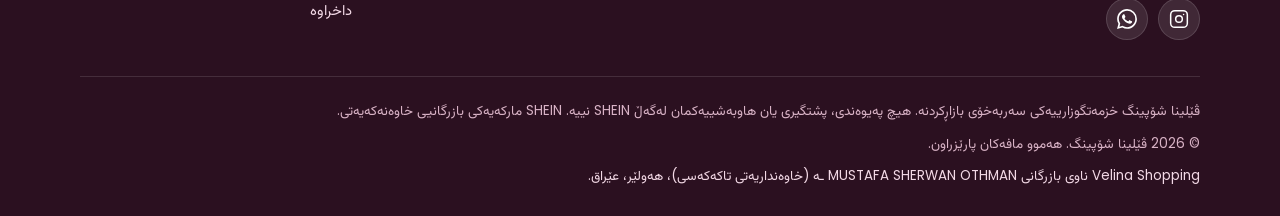
<file: how-it-works.html>
<!DOCTYPE html>
<html lang="ckb" dir="rtl">
<head>
<meta charset="UTF-8">
<meta name="viewport" content="width=device-width, initial-scale=1, viewport-fit=cover">
<title>چۆن کار دەکات | ڤێلینا شۆپینگ</title>
<meta name="description" content="لە SHEIN هەڵبژێرە، سەبەتەکەت بە واتسئاپ بنێرە، نرخی کۆتایی پشتڕاست بکەرەوە و لە کاتی وەرگرتندا پارە بدە. ئاسان و ڕوون.">
<meta name="robots" content="index, follow">
<meta name="theme-color" content="#D81B7A">
<meta name="facebook-domain-verification" content="PASTE_CODE_FROM_META" />
<link rel="canonical" href="https://www.velinashopping.com/how-it-works">
<link rel="alternate" hreflang="ckb" href="https://www.velinashopping.com/how-it-works?lang=ku">
<link rel="alternate" hreflang="ar" href="https://www.velinashopping.com/how-it-works?lang=ar">
<link rel="alternate" hreflang="en" href="https://www.velinashopping.com/how-it-works?lang=en">
<link rel="alternate" hreflang="x-default" href="https://www.velinashopping.com/how-it-works">
<meta property="og:type" content="website">
<meta property="og:site_name" content="Velina Shopping – ڤێلینا شۆپینگ">
<meta property="og:title" content="چۆن کار دەکات | ڤێلینا شۆپینگ">
<meta property="og:description" content="لە SHEIN هەڵبژێرە، سەبەتەکەت بە واتسئاپ بنێرە، نرخی کۆتایی پشتڕاست بکەرەوە و لە کاتی وەرگرتندا پارە بدە. ئاسان و ڕوون.">
<meta property="og:url" content="https://www.velinashopping.com/how-it-works">
<meta property="og:image" content="https://www.velinashopping.com/assets/img/og-image.jpg">
<meta property="og:image:width" content="1200">
<meta property="og:image:height" content="630">
<meta property="og:image:alt" content="Velina Shopping logo">
<meta property="og:locale" content="ckb_IQ">
<meta property="og:locale:alternate" content="ar_IQ">
<meta property="og:locale:alternate" content="en_US">
<meta name="twitter:card" content="summary_large_image">
<meta name="twitter:title" content="چۆن کار دەکات | ڤێلینا شۆپینگ">
<meta name="twitter:description" content="لە SHEIN هەڵبژێرە، سەبەتەکەت بە واتسئاپ بنێرە، نرخی کۆتایی پشتڕاست بکەرەوە و لە کاتی وەرگرتندا پارە بدە. ئاسان و ڕوون.">
<meta name="twitter:image" content="https://www.velinashopping.com/assets/img/og-image.jpg">
<link rel="icon" href="favicon.ico" sizes="any">
<link rel="icon" type="image/png" sizes="32x32" href="assets/img/favicon-32.png">
<link rel="apple-touch-icon" href="assets/img/apple-touch-icon.png">
<link rel="manifest" href="site.webmanifest">
<link rel="preconnect" href="https://fonts.googleapis.com">
<link rel="preconnect" href="https://fonts.gstatic.com" crossorigin>
<link rel="stylesheet" href="https://fonts.googleapis.com/css2?family=Playfair+Display:ital,wght@1,600&family=Poppins:wght@400;500;600;700;800&family=Vazirmatn:wght@400;500;600;700;800&display=swap">
<link rel="stylesheet" href="assets/style.css">
<script>(function(){var d=document.documentElement,l=null,D='ku';try{l=new URLSearchParams(location.search).get('lang')}catch(e){}if(!/^(ku|ar|en)$/.test(l||'')){try{l=localStorage.getItem('velina-lang')}catch(e){}}d.className+=' js';if(/^(ku|ar|en)$/.test(l||'')&&l!==D){d.lang=l==='ku'?'ckb':l;d.dir=l==='en'?'ltr':'rtl';d.className+=' lang-pending'}setTimeout(function(){if(!window.__velinaReady){d.classList.remove('lang-pending');d.className+=' reveal-fallback'}},2500)})();</script>
<script type="application/ld+json">
{
  "@context": "https://schema.org",
  "@type": "LocalBusiness",
  "@id": "https://www.velinashopping.com/#business",
  "name": "Velina Shopping",
  "legalName": "MUSTAFA SHERWAN OTHMAN",
  "alternateName": [
    "ڤێلینا شۆپینگ",
    "ڤيلينا شوبينغ"
  ],
  "description": "Independent online personal-shopping service. Customers choose items on SHEIN, we purchase them on their behalf, ship from the UAE and deliver to the door anywhere in Iraq and the Kurdistan Region. Not affiliated with SHEIN.",
  "url": "https://www.velinashopping.com/",
  "logo": "https://www.velinashopping.com/assets/img/icon-512.png",
  "image": "https://www.velinashopping.com/assets/img/og-image.jpg",
  "telephone": "+9647755424343",
  "email": "info@velinashopping.com",
  "address": {
    "@type": "PostalAddress",
    "streetAddress": "40 Meter Street, Brayati, near Pharma",
    "addressLocality": "Erbil",
    "addressRegion": "Kurdistan Region",
    "addressCountry": "IQ"
  },
  "geo": {
    "@type": "GeoCoordinates",
    "latitude": 36.200478,
    "longitude": 44.039223
  },
  "hasMap": "https://www.google.com/maps?q=36.2004780,44.0392230",
  "openingHoursSpecification": [
    {
      "@type": "OpeningHoursSpecification",
      "dayOfWeek": [
        "Saturday",
        "Sunday",
        "Monday",
        "Tuesday",
        "Wednesday",
        "Thursday"
      ],
      "opens": "09:00",
      "closes": "18:00"
    }
  ],
  "areaServed": [
    {
      "@type": "Country",
      "name": "Iraq"
    }
  ],
  "currenciesAccepted": "IQD",
  "paymentAccepted": "Cash",
  "priceRange": "$$",
  "sameAs": [
    "https://www.instagram.com/velina.shopping"
  ]
}
</script>
</head>
<body data-page="how">
<svg width="0" height="0" style="position:absolute" aria-hidden="true" focusable="false"><symbol id="i-wa" viewBox="0 0 24 24"><path d="M17.472 14.382c-.297-.149-1.758-.867-2.03-.967-.273-.099-.471-.148-.67.15-.197.297-.767.966-.94 1.164-.173.199-.347.223-.644.075-.297-.15-1.255-.463-2.39-1.475-.883-.788-1.48-1.761-1.653-2.059-.173-.297-.018-.458.13-.606.134-.133.298-.347.446-.52.149-.174.198-.298.298-.497.099-.198.05-.371-.025-.52-.075-.149-.669-1.612-.916-2.207-.242-.579-.487-.5-.669-.51-.173-.008-.371-.01-.57-.01-.198 0-.52.074-.792.372-.272.297-1.04 1.016-1.04 2.479 0 1.462 1.065 2.875 1.213 3.074.149.198 2.096 3.2 5.077 4.487.709.306 1.262.489 1.694.625.712.227 1.36.195 1.871.118.571-.085 1.758-.719 2.006-1.413.248-.694.248-1.289.173-1.413-.074-.124-.272-.198-.57-.347m-5.421 7.403h-.004a9.87 9.87 0 0 1-5.031-1.378l-.361-.214-3.741.982.998-3.648-.235-.374a9.86 9.86 0 0 1-1.51-5.26c.001-5.45 4.436-9.884 9.888-9.884 2.64 0 5.122 1.03 6.988 2.898a9.825 9.825 0 0 1 2.893 6.994c-.003 5.45-4.437 9.884-9.885 9.884m8.413-18.297A11.815 11.815 0 0 0 12.05 0C5.495 0 .16 5.335.157 11.892c0 2.096.547 4.142 1.588 5.945L.057 24l6.305-1.654a11.882 11.882 0 0 0 5.683 1.448h.005c6.554 0 11.89-5.335 11.893-11.893a11.821 11.821 0 0 0-3.48-8.413Z"/></symbol><symbol id="i-fb" viewBox="0 0 24 24"><path d="M24 12.073C24 5.405 18.627 0 12 0S0 5.405 0 12.073C0 18.1 4.388 23.094 10.125 24v-8.437H7.078v-3.49h3.047V9.413c0-3.025 1.792-4.697 4.533-4.697 1.312 0 2.686.236 2.686.236v2.971H15.83c-1.491 0-1.956.93-1.956 1.886v2.264h3.328l-.532 3.49h-2.796V24C19.612 23.094 24 18.1 24 12.073z"/></symbol><symbol id="i-ig" viewBox="0 0 24 24"><rect x="2" y="2" width="20" height="20" rx="5"/><circle cx="12" cy="12" r="4"/><path d="M17.5 6.5h.01"/></symbol><symbol id="i-bag" viewBox="0 0 24 24"><path d="M6 2 3 6v14a2 2 0 0 0 2 2h14a2 2 0 0 0 2-2V6l-3-4Z"/><path d="M3 6h18"/><path d="M16 10a4 4 0 0 1-8 0"/></symbol><symbol id="i-sparkle" viewBox="0 0 24 24"><path d="M9.937 15.5A2 2 0 0 0 8.5 14.063l-6.135-1.582a.5.5 0 0 1 0-.962L8.5 9.936A2 2 0 0 0 9.937 8.5l1.582-6.135a.5.5 0 0 1 .963 0L14.063 8.5A2 2 0 0 0 15.5 9.937l6.135 1.581a.5.5 0 0 1 0 .964L15.5 14.063a2 2 0 0 0-1.437 1.437l-1.582 6.135a.5.5 0 0 1-.963 0z"/></symbol><symbol id="i-truck" viewBox="0 0 24 24"><path d="M14 18V6a2 2 0 0 0-2-2H4a2 2 0 0 0-2 2v11a1 1 0 0 0 1 1h2"/><path d="M15 18H9"/><path d="M19 18h2a1 1 0 0 0 1-1v-3.65a1 1 0 0 0-.22-.624l-3.48-4.35A1 1 0 0 0 17.52 8H14"/><circle cx="17" cy="18" r="2"/><circle cx="7" cy="18" r="2"/></symbol><symbol id="i-plane" viewBox="0 0 24 24"><path d="M17.8 19.2 16 11l3.5-3.5C21 6 21.5 4 21 3c-1-.5-3 0-4.5 1.5L13 8 4.8 6.2c-.5-.1-.9.1-1.1.5l-.3.5c-.2.5-.1 1 .3 1.3L9 12l-2 3H4l-1 1 3 2 2 3 1-1v-3l3-2 3.5 5.3c.3.4.8.5 1.3.3l.5-.2c.4-.3.6-.7.5-1.2z"/></symbol><symbol id="i-shield" viewBox="0 0 24 24"><path d="M20 13c0 5-3.5 7.5-7.66 8.95a1 1 0 0 1-.67-.01C7.5 20.5 4 18 4 13V6a1 1 0 0 1 1-1c2 0 4.5-1.2 6.24-2.72a1.17 1.17 0 0 1 1.52 0C14.51 3.81 17 5 19 5a1 1 0 0 1 1 1z"/><path d="m9 12 2 2 4-4"/></symbol><symbol id="i-alert" viewBox="0 0 24 24"><path d="M20 13c0 5-3.5 7.5-7.66 8.95a1 1 0 0 1-.67-.01C7.5 20.5 4 18 4 13V6a1 1 0 0 1 1-1c2 0 4.5-1.2 6.24-2.72a1.17 1.17 0 0 1 1.52 0C14.51 3.81 17 5 19 5a1 1 0 0 1 1 1z"/><path d="M12 8v4"/><path d="M12 16h.01"/></symbol><symbol id="i-cash" viewBox="0 0 24 24"><rect x="2" y="6" width="20" height="12" rx="2"/><circle cx="12" cy="12" r="2"/><path d="M6 12h.01M18 12h.01"/></symbol><symbol id="i-clock" viewBox="0 0 24 24"><circle cx="12" cy="12" r="10"/><path d="M12 6v6l4 2"/></symbol><symbol id="i-pin" viewBox="0 0 24 24"><path d="M20 10c0 4.993-5.539 10.193-7.399 11.799a1 1 0 0 1-1.202 0C9.539 20.193 4 14.993 4 10a8 8 0 0 1 16 0"/><circle cx="12" cy="10" r="3"/></symbol><symbol id="i-phone" viewBox="0 0 24 24"><path d="M22 16.92v3a2 2 0 0 1-2.18 2 19.79 19.79 0 0 1-8.63-3.07 19.5 19.5 0 0 1-6-6 19.79 19.79 0 0 1-3.07-8.67A2 2 0 0 1 4.11 2h3a2 2 0 0 1 2 1.72 12.84 12.84 0 0 0 .7 2.81 2 2 0 0 1-.45 2.11L8.09 9.91a16 16 0 0 0 6 6l1.27-1.27a2 2 0 0 1 2.11-.45 12.84 12.84 0 0 0 2.81.7A2 2 0 0 1 22 16.92z"/></symbol><symbol id="i-mail" viewBox="0 0 24 24"><rect x="2" y="4" width="20" height="16" rx="2"/><path d="m22 7-8.97 5.7a1.94 1.94 0 0 1-2.06 0L2 7"/></symbol><symbol id="i-check" viewBox="0 0 24 24"><path d="M22 11.08V12a10 10 0 1 1-5.93-9.14"/><path d="m9 11 3 3L22 4"/></symbol><symbol id="i-clip" viewBox="0 0 24 24"><rect x="8" y="2" width="8" height="4" rx="1"/><path d="M16 4h2a2 2 0 0 1 2 2v14a2 2 0 0 1-2 2H6a2 2 0 0 1-2-2V6a2 2 0 0 1 2-2h2"/><path d="m9 14 2 2 4-4"/></symbol><symbol id="i-send" viewBox="0 0 24 24"><path d="M14.536 21.686a.5.5 0 0 0 .937-.024l6.5-19a.496.496 0 0 0-.635-.635l-19 6.5a.5.5 0 0 0-.024.937l7.93 3.18a2 2 0 0 1 1.112 1.11z"/><path d="m21.854 2.147-10.94 10.939"/></symbol><symbol id="i-home" viewBox="0 0 24 24"><path d="M15 21v-8a1 1 0 0 0-1-1h-4a1 1 0 0 0-1 1v8"/><path d="M3 10a2 2 0 0 1 .709-1.528l7-5.999a2 2 0 0 1 2.582 0l7 5.999A2 2 0 0 1 21 10v9a2 2 0 0 1-2 2H5a2 2 0 0 1-2-2z"/></symbol><symbol id="i-store" viewBox="0 0 24 24"><path d="M3 9 4.5 4h15L21 9"/><path d="M4 9v11h16V9"/><path d="M3 9a3 3 0 0 0 6 0 3 3 0 0 0 6 0 3 3 0 0 0 6 0"/><path d="M10 20v-5h4v5"/></symbol><symbol id="i-percent" viewBox="0 0 24 24"><path d="M3.85 8.62a4 4 0 0 1 4.78-4.77 4 4 0 0 1 6.74 0 4 4 0 0 1 4.78 4.78 4 4 0 0 1 0 6.74 4 4 0 0 1-4.77 4.78 4 4 0 0 1-6.75 0 4 4 0 0 1-4.78-4.77 4 4 0 0 1 0-6.76Z"/><path d="m15 9-6 6"/><path d="M9 9h.01"/><path d="M15 15h.01"/></symbol><symbol id="i-swap" viewBox="0 0 24 24"><path d="m8 3-4 4 4 4"/><path d="M4 7h16"/><path d="m16 21 4-4-4-4"/><path d="M20 17H4"/></symbol><symbol id="i-chev" viewBox="0 0 24 24"><path d="m6 9 6 6 6-6"/></symbol><symbol id="i-menu" viewBox="0 0 24 24"><path d="M4 6h16M4 12h16M4 18h16"/></symbol><symbol id="i-close" viewBox="0 0 24 24"><path d="M18 6 6 18M6 6l12 12"/></symbol><symbol id="i-dress" viewBox="0 0 24 24"><path d="M9 2v3l-2 4 2 1-4 12h14l-4-12 2-1-2-4V2"/><path d="M9 5h6"/></symbol><symbol id="i-baby" viewBox="0 0 24 24"><path d="M9 12h.01"/><path d="M15 12h.01"/><path d="M10 16c.5.3 1.2.5 2 .5s1.5-.2 2-.5"/><path d="M19 6.3a9 9 0 0 1 1.8 3.9 2 2 0 0 1 0 3.6 9 9 0 0 1-17.6 0 2 2 0 0 1 0-3.6A9 9 0 0 1 12 3c2 0 3.5 1.1 3.5 2.5s-.9 2.5-2 2.5c-.8 0-1.5-.4-1.5-1"/></symbol><symbol id="i-handbag" viewBox="0 0 24 24"><path d="M2.048 18.566A2 2 0 0 0 4 21h16a2 2 0 0 0 1.952-2.434l-2-9A2 2 0 0 0 18 8H6a2 2 0 0 0-1.952 1.566z"/><path d="M8 11V6a4 4 0 0 1 8 0v5"/></symbol><symbol id="i-gem" viewBox="0 0 24 24"><path d="M6 3h12l4 6-10 13L2 9Z"/><path d="M11 3 8 9l4 13 4-13-3-6"/><path d="M2 9h20"/></symbol><symbol id="i-ruler" viewBox="0 0 24 24"><path d="M21.3 15.3a2.4 2.4 0 0 1 0 3.4l-2.6 2.6a2.4 2.4 0 0 1-3.4 0L2.7 8.7a2.41 2.41 0 0 1 0-3.4l2.6-2.6a2.41 2.41 0 0 1 3.4 0Z"/><path d="m14.5 12.5 2-2"/><path d="m11.5 9.5 2-2"/><path d="m8.5 6.5 2-2"/><path d="m17.5 15.5 2-2"/></symbol><symbol id="i-user" viewBox="0 0 24 24"><path d="M19 21v-2a4 4 0 0 0-4-4H9a4 4 0 0 0-4 4v2"/><circle cx="12" cy="7" r="4"/></symbol><symbol id="i-printer" viewBox="0 0 24 24"><path d="M6 9V2h12v7"/><path d="M6 18H4a2 2 0 0 1-2-2v-5a2 2 0 0 1 2-2h16a2 2 0 0 1 2 2v5a2 2 0 0 1-2 2h-2"/><rect x="6" y="14" width="12" height="8"/></symbol><symbol id="i-box" viewBox="0 0 24 24"><path d="M11 21.73a2 2 0 0 0 2 0l7-4A2 2 0 0 0 21 16V8a2 2 0 0 0-1-1.73l-7-4a2 2 0 0 0-2 0l-7 4A2 2 0 0 0 3 8v8a2 2 0 0 0 1 1.73z"/><path d="M12 22V12"/><path d="m3.3 7 8.7 5 8.7-5"/></symbol><symbol id="i-lock" viewBox="0 0 24 24"><rect x="3" y="11" width="18" height="11" rx="2"/><path d="M7 11V7a5 5 0 0 1 10 0v4"/></symbol><symbol id="i-heart" viewBox="0 0 24 24"><path d="M19 14c1.49-1.46 3-3.21 3-5.5A5.5 5.5 0 0 0 16.5 3c-1.76 0-3 .5-4.5 2-1.5-1.5-2.74-2-4.5-2A5.5 5.5 0 0 0 2 8.5c0 2.3 1.5 4.05 3 5.5l7 7Z"/></symbol><symbol id="i-calendar" viewBox="0 0 24 24"><rect x="3" y="4" width="18" height="18" rx="2"/><path d="M16 2v4M8 2v4M3 10h18"/></symbol><symbol id="i-arrow" viewBox="0 0 24 24"><path d="M5 12h14"/><path d="m12 5 7 7-7 7"/></symbol></svg>
<div id="app">
<a class="skip-link" href="#main">بازدان بۆ ناوەڕۆک</a><header class="site-header" id="top"><div class="container header-inner"><a class="brand" href="index.html"><img src="assets/img/logo-128.png" width="46" height="46" alt="Velina Shopping logo"><span class="brand-name">ڤێلینا شۆپینگ<small>VELINA SHOPPING</small></span></a><nav class="main-nav" id="mainNav" aria-label="مێنیو"><a href="index.html">سەرەکی</a><a href="how-it-works.html" aria-current="page">چۆن کار دەکات</a><a href="about.html">دەربارەی ئێمە</a><a href="contact.html">پەیوەندی</a></nav><div class="lang-switch" role="group" aria-label="زمان"><button type="button" data-lang="ku" lang="ckb" aria-pressed="true">کوردی</button><button type="button" data-lang="ar" lang="ar" aria-pressed="false">عربي</button><button type="button" data-lang="en" lang="en" aria-pressed="false">EN</button></div><a class="btn btn-wa header-wa" href="https://wa.me/9647755424343?text=%D8%B3%DA%B5%D8%A7%D9%88%20%DA%A4%DB%8E%D9%84%DB%8C%D9%86%D8%A7%20%D8%B4%DB%86%D9%BE%DB%8C%D9%86%DA%AF%20%F0%9F%8C%B8%20%D8%AF%DB%95%D9%85%DB%95%D9%88%DB%8E%D8%AA%20%D9%84%DB%95%20SHEIN%20%D8%A6%DB%86%D8%B1%D8%AF%DB%95%D8%B1%20%D8%A8%DA%A9%DB%95%D9%85." target="_blank" rel="noopener" aria-label="لە واتسئاپ پەیوەندیمان پێوە بکە"><svg class="icon icon-fill" aria-hidden="true" focusable="false"><use href="#i-wa"></use></svg><span>واتسئاپ</span></a><button class="menu-toggle" type="button" aria-expanded="false" aria-controls="mainNav" aria-label="مێنیو"><svg class="icon i-open" aria-hidden="true" focusable="false"><use href="#i-menu"></use></svg><svg class="icon i-close" aria-hidden="true" focusable="false"><use href="#i-close"></use></svg></button></div></header><main id="main"><section class="page-hero"><div class="container narrow"><span class="kicker"><svg class="icon" aria-hidden="true" focusable="false"><use href="#i-sparkle"></use></svg>چۆن کار دەکات</span><h1>چوار هەنگاوی سادە تا بەردەم دەرگاکەت</h1><p class="lead">پێویستت بە کارتی بانکی نییە. تەنها پارچەکانت هەڵبژێرە و بۆمانی بنێرە، ئێمە هەموو شتێکی تر ڕێک دەخەین.</p></div><div class="wave" aria-hidden="true"><svg viewBox="0 0 1440 120" preserveAspectRatio="none"><path fill="currentColor" d="M0,64 C240,120 480,8 720,40 C960,72 1200,120 1440,72 L1440,120 L0,120 Z"/><path fill="currentColor" opacity=".5" d="M0,88 C300,40 560,110 820,80 C1080,50 1260,60 1440,96 L1440,120 L0,120 Z"/></svg></div></section><section class="section"><div class="container"><ol class="steps"><li class="step reveal"><span class="step-num" aria-hidden="true">1</span><div><h3>پارچەکانت لە SHEIN هەڵبژێرە</h3><p>لە ئەپ یان ماڵپەڕی SHEIN پارچە دڵخوازەکانت زیاد بکە بۆ سەبەتە، و قەبارە (سایز) و ڕەنگ بە ڕوونی دیاری بکە.</p></div></li><li class="step reveal"><span class="step-num" aria-hidden="true">2</span><div><h3>سەبەتەکەت بە واتسئاپ بنێرە</h3><p>لینکی سەبەتەکەت یان سکرینشۆتی ڕوون لە <a href="https://wa.me/9647755424343?text=%D8%B3%DA%B5%D8%A7%D9%88%20%DA%A4%DB%8E%D9%84%DB%8C%D9%86%D8%A7%20%D8%B4%DB%86%D9%BE%DB%8C%D9%86%DA%AF%20%F0%9F%8C%B8%20%D8%AF%DB%95%D9%85%DB%95%D9%88%DB%8E%D8%AA%20%D9%84%DB%95%20SHEIN%20%D8%A6%DB%86%D8%B1%D8%AF%DB%95%D8%B1%20%D8%A8%DA%A9%DB%95%D9%85." target="_blank" rel="noopener">واتسئاپ</a> بۆمان بنێرە.</p></div></li><li class="step reveal"><span class="step-num" aria-hidden="true">3</span><div><h3>نرخی کۆتایی و بەردەستبوون پشتڕاست دەکەینەوە</h3><p>پارچە نەماوەکان لادەبەین و بە سکرینشۆت پێت نیشان دەدەین، کۆی گشتیی کۆتایی بە دینار بۆت دەنێرین، و داواکارییەکە تەنها دوای پشتڕاستکردنەوەی ڕوونی تۆ تۆمار دەکرێت.</p></div></li><li class="step reveal"><span class="step-num" aria-hidden="true">4</span><div><h3>تا بەردەم دەرگاکەت، پارە لە کاتی وەرگرتن</h3><p>داواکارییەکەت تا بەردەم ماڵەکەت دەگات و پارە لە کاتی وەرگرتندا دەدەیت.</p></div></li></ol></div></section><section class="section blush"><div class="container narrow"><div class="section-head reveal"><h2>چۆن سەبەتەکەت بە باشی بنێریت</h2></div><ul class="tips"><li class="reveal"><svg class="icon" aria-hidden="true" focusable="false"><use href="#i-check"></use></svg><span>لینکی سەبەتەکەت بنێرە، یان سکرینشۆتی ڕوون و خوێندراوە.</span></li><li class="reveal"><svg class="icon" aria-hidden="true" focusable="false"><use href="#i-check"></use></svg><span>دڵنیا بە کە قەبارە و ڕەنگی هەر پارچەیەک دیارە.</span></li><li class="reveal"><svg class="icon" aria-hidden="true" focusable="false"><use href="#i-check"></use></svg><span>ناوی تەواو، ژمارەی مۆبایل، شار، ناونیشان و نزیکترین شوێنی ناسراو بنووسە.</span></li><li class="reveal"><svg class="icon" aria-hidden="true" focusable="false"><use href="#i-check"></use></svg><span>ئەگەر دڵنیا نیت لە قەبارە، پرسیارمان لێ بکە، بە خۆشحاڵییەوە یارمەتیت دەدەین.</span></li></ul></div></section><section class="section"><div class="container"><div class="section-head reveal"><h2>دوای پشتڕاستکردنەوە چی ڕوو دەدات</h2></div><div class="grid grid-4"><article class="card reveal"><span class="card-ic"><svg class="icon" aria-hidden="true" focusable="false"><use href="#i-bag"></use></svg></span><h3>لە SHEIN دەیکڕین</h3><p>دوای پشتڕاستکردنەوەی تۆ، پارچەکان بە ناوی تۆوە لە SHEIN دەکڕین.</p></article><article class="card reveal"><span class="card-ic"><svg class="icon" aria-hidden="true" focusable="false"><use href="#i-plane"></use></svg></span><h3>لە ئیماراتەوە بۆ عێراق</h3><p>داواکارییەکەت لە ئیماراتەوە دەنێردرێت بۆ عێراق؛ ناردن لە ئیماراتەوە بۆ عێراق بەخۆڕاییە (گەیاندن تا بەردەم دەرگا لەناو عێراق بە پارەیە، لە <bdi dir="ltr">5,000</bdi> دینارەوە).</p></article><article class="card reveal"><span class="card-ic"><svg class="icon" aria-hidden="true" focusable="false"><use href="#i-shield"></use></svg></span><h3>گومرگ لەسەر ئێمەیە</h3><p>تێچووی گومرگ بە تەواوی لەسەر ڤێلینا شۆپینگـە و تۆ هیچ گومرگێک نادەیت.</p></article><article class="card reveal"><span class="card-ic"><svg class="icon" aria-hidden="true" focusable="false"><use href="#i-truck"></use></svg></span><h3>گەیاندن تا بەردەم دەرگا</h3><p>لە ماوەی <bdi dir="ltr">15–25</bdi> ڕۆژدا دەگاتە بەردەم دەرگاکەت. کرێی گەیاندن: <bdi dir="ltr">5,000</bdi> دینار لە هەرێمی کوردستان، <bdi dir="ltr">7,000</bdi> دینار لە شارەکانی تری عێراق. گەیاندن <bdi dir="ltr">3–5</bdi> جار هەوڵ دەدرێت.</p></article></div></div></section><section class="section blush"><div class="container narrow"><div class="section-head reveal"><h2>پارەدان</h2></div><article class="card reveal"><span class="card-ic"><svg class="icon" aria-hidden="true" focusable="false"><use href="#i-cash"></use></svg></span><p style="margin-bottom:10px">پارەدان تەنها لە کاتی وەرگرتندایە. بۆ داواکارییەکان تا <bdi dir="ltr">300$</bdi> هیچ پارەیەکی پێشوەختە نادەیت.</p><p style="margin-bottom:10px">بۆ داواکارییەکانی سەرووی <bdi dir="ltr">300$</bdi>، <bdi dir="ltr">25%</bdi>ی کۆی گشتی پێشوەختە تەنها لە ڕێگەی کەناڵە فەرمییەکانمانەوە دەدرێت، و <bdi dir="ltr">75%</bdi>ی ماوە لە کاتی وەرگرتندا.</p></article></div></section><section class="section"><div class="container"><div class="cta-banner reveal"><h2>با دەست پێ بکەین</h2><p>سەبەتەکەت ئامادەیە؟ ئێستا بە واتسئاپ بۆمانی بنێرە.</p><div class="cta-actions"><a class="btn btn-white" href="https://wa.me/9647755424343?text=%D8%B3%DA%B5%D8%A7%D9%88%20%DA%A4%DB%8E%D9%84%DB%8C%D9%86%D8%A7%20%D8%B4%DB%86%D9%BE%DB%8C%D9%86%DA%AF%20%F0%9F%8C%B8%20%D8%AF%DB%95%D9%85%DB%95%D9%88%DB%8E%D8%AA%20%D9%84%DB%95%20SHEIN%20%D8%A6%DB%86%D8%B1%D8%AF%DB%95%D8%B1%20%D8%A8%DA%A9%DB%95%D9%85." target="_blank" rel="noopener"><svg class="icon icon-fill" aria-hidden="true" focusable="false"><use href="#i-wa"></use></svg>ناردنی سەبەتە بە واتسئاپ</a><a class="btn btn-outline-white" href="https://www.instagram.com/velina.shopping" target="_blank" rel="noopener"><svg class="icon" aria-hidden="true" focusable="false"><use href="#i-ig"></use></svg><bdi dir="ltr">@velina.shopping</bdi></a></div></div></div></section></main><footer class="site-footer"><div class="container"><div class="footer-grid"><div class="footer-col"><div class="footer-brand"><img src="assets/img/logo-128.png" width="56" height="56" alt="" loading="lazy"><strong>ڤێلینا شۆپینگ</strong></div><p class="footer-desc">خزمەتگوزارییەکی سەربەخۆی بازاڕکردنی ئۆنلاینە. لە SHEIN بۆت دەکڕین، لە ئیماراتەوە دەینێرین و تا بەردەم دەرگا لە هەموو عێراق و هەرێمی کوردستان دەیگەیەنین.</p><div class="socials"><a href="https://www.instagram.com/velina.shopping" target="_blank" rel="noopener" aria-label="Instagram"><svg class="icon" aria-hidden="true" focusable="false"><use href="#i-ig"></use></svg></a><a href="https://wa.me/9647755424343?text=%D8%B3%DA%B5%D8%A7%D9%88%20%DA%A4%DB%8E%D9%84%DB%8C%D9%86%D8%A7%20%D8%B4%DB%86%D9%BE%DB%8C%D9%86%DA%AF%20%F0%9F%8C%B8%20%D8%AF%DB%95%D9%85%DB%95%D9%88%DB%8E%D8%AA%20%D9%84%DB%95%20SHEIN%20%D8%A6%DB%86%D8%B1%D8%AF%DB%95%D8%B1%20%D8%A8%DA%A9%DB%95%D9%85." target="_blank" rel="noopener" aria-label="WhatsApp"><svg class="icon icon-fill" aria-hidden="true" focusable="false"><use href="#i-wa"></use></svg></a></div></div><nav class="footer-col" aria-label="پەڕەکان"><h2>پەڕەکان</h2><ul><li><a href="about.html">دەربارەی ئێمە</a></li><li><a href="how-it-works.html">چۆن کار دەکات</a></li><li><a href="contact.html">پەیوەندیمان پێوە بکە</a></li><li><a href="index.html#stay-safe">ئاگاداری سەلامەتی</a></li></ul></nav><nav class="footer-col" aria-label="سیاسەتەکان"><h2>سیاسەتەکان</h2><ul><li><a href="shipping.html">سیاسەتی گەیاندن</a></li><li><a href="returns.html">گەڕاندنەوە و پارە گەڕاندنەوە</a></li><li><a href="privacy.html">سیاسەتی تایبەتمەندی</a></li><li><a href="terms.html">مەرجەکانی خزمەتگوزاری</a></li></ul></nav><div class="footer-col footer-contact-col"><h2>پەیوەندی</h2><ul class="footer-contact"><li><svg class="icon" aria-hidden="true" focusable="false"><use href="#i-pin"></use></svg><a href="https://www.google.com/maps?q=36.2004780,44.0392230" target="_blank" rel="noopener">هەولێر، گەڕەکی برایەتی، شەقامی 40 مەتری، نزیک فارما، هەرێمی کوردستان، عێراق</a></li><li><svg class="icon" aria-hidden="true" focusable="false"><use href="#i-phone"></use></svg><a href="tel:+9647755424343"><bdi dir="ltr">+964 775 542 4343</bdi></a></li><li><svg class="icon" aria-hidden="true" focusable="false"><use href="#i-mail"></use></svg><a href="mailto:info@velinashopping.com"><bdi dir="ltr">info@velinashopping.com</bdi></a></li><li><svg class="icon" aria-hidden="true" focusable="false"><use href="#i-clock"></use></svg><span>شەممە تا پێنجشەممە، <bdi dir="ltr">09:00–18:00</bdi> · هەینی داخراوە</span></li></ul></div></div><div class="footer-bottom"><p>ڤێلینا شۆپینگ خزمەتگوزارییەکی سەربەخۆی بازاڕکردنە. هیچ پەیوەندی، پشتگیری یان هاوبەشییەکمان لەگەڵ SHEIN نییە. SHEIN مارکەیەکی بازرگانیی خاوەنەکەیەتی.</p><p>© <bdi dir="ltr">2026</bdi> ڤێلینا شۆپینگ. هەموو مافەکان پارێزراون.</p><p class="legal-line" lang="en" dir="ltr">Velina Shopping is a trading name of <bdi dir="ltr">MUSTAFA SHERWAN OTHMAN</bdi> (sole proprietor), Erbil, Iraq.</p></div></div></footer><a class="wa-float" href="https://wa.me/9647755424343?text=%D8%B3%DA%B5%D8%A7%D9%88%20%DA%A4%DB%8E%D9%84%DB%8C%D9%86%D8%A7%20%D8%B4%DB%86%D9%BE%DB%8C%D9%86%DA%AF%20%F0%9F%8C%B8%20%D8%AF%DB%95%D9%85%DB%95%D9%88%DB%8E%D8%AA%20%D9%84%DB%95%20SHEIN%20%D8%A6%DB%86%D8%B1%D8%AF%DB%95%D8%B1%20%D8%A8%DA%A9%DB%95%D9%85." target="_blank" rel="noopener" aria-label="لە واتسئاپ پەیوەندیمان پێوە بکە"><svg class="icon icon-fill" aria-hidden="true" focusable="false"><use href="#i-wa"></use></svg></a>
</div>
<noscript><p style="text-align:center;padding:12px;background:#FCE4EF;margin:0">بۆ گۆڕینی زمان و بەکارهێنانی حیسابکەری نرخ، تکایە JavaScript چالاک بکە.</p></noscript>
<script src="assets/config.js"></script>
<script src="assets/i18n.js"></script>
<script src="assets/main.js"></script>
</body>
</html>
</file>
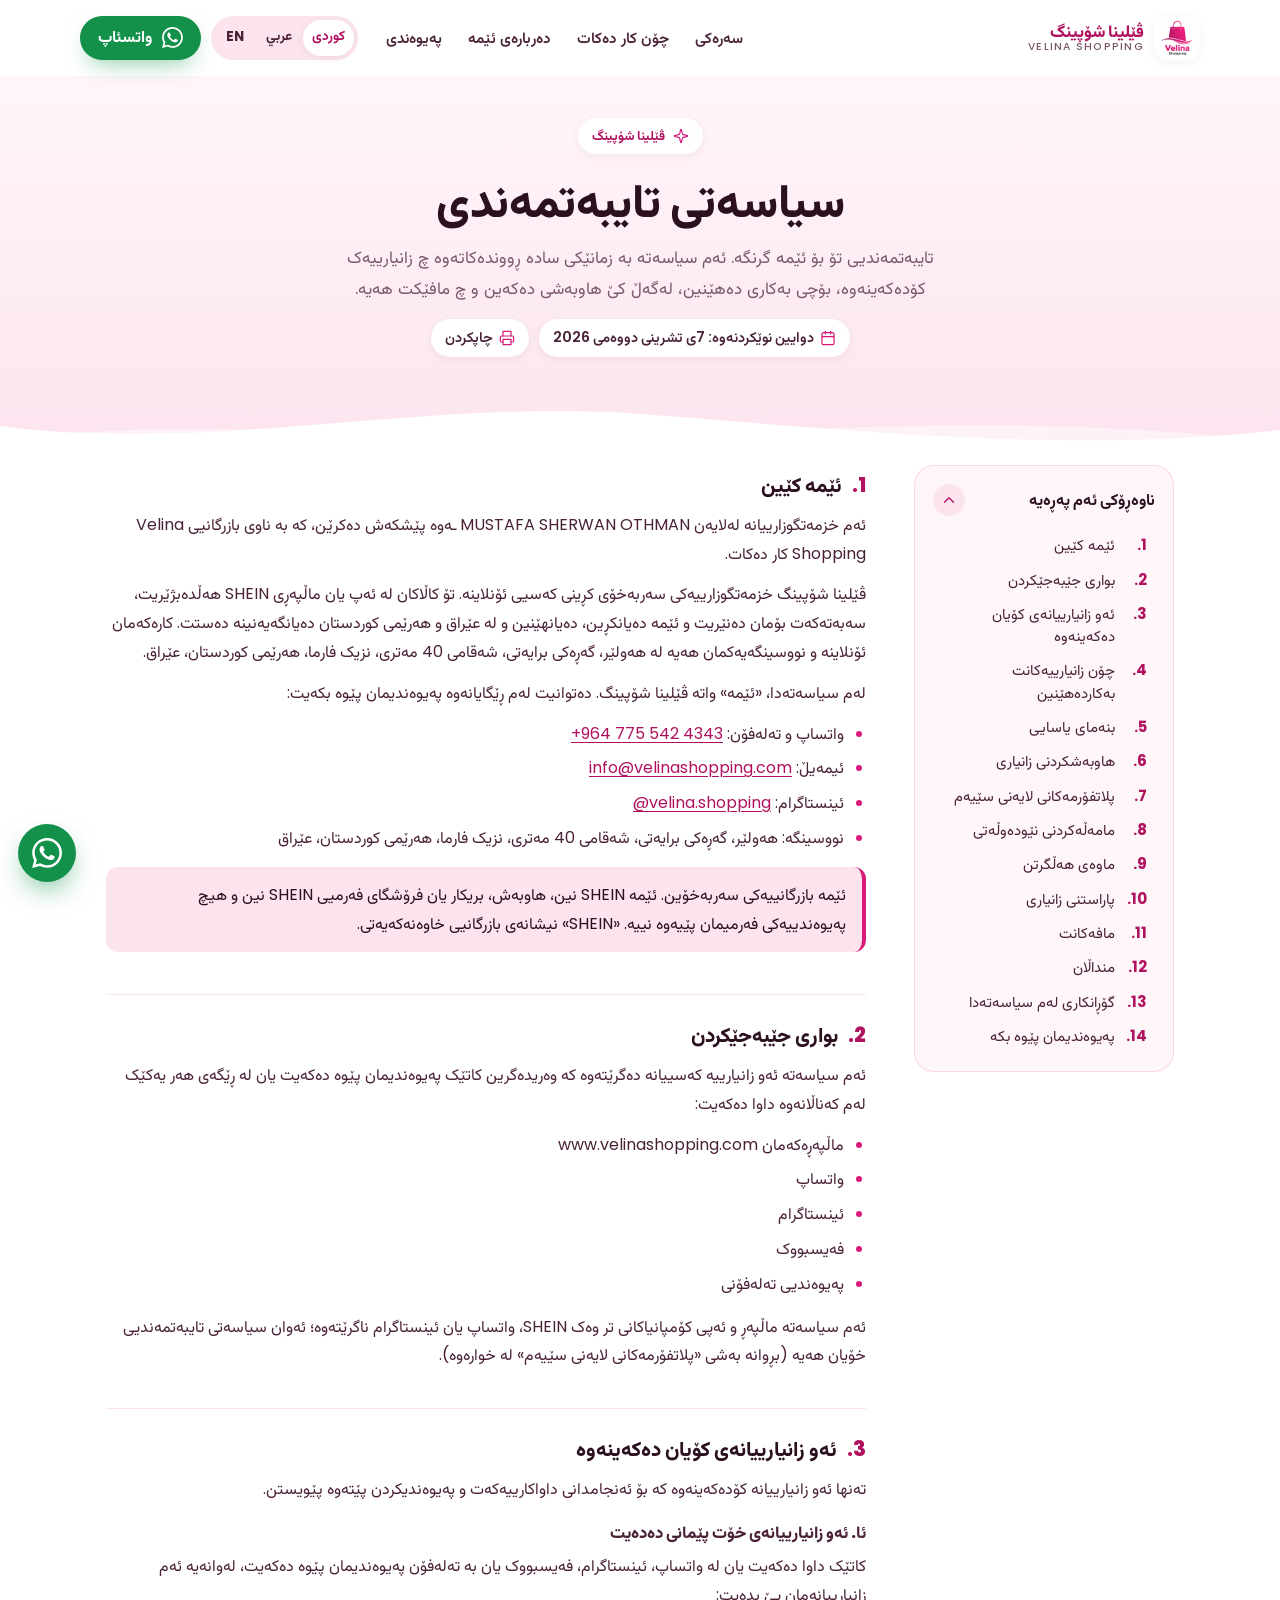
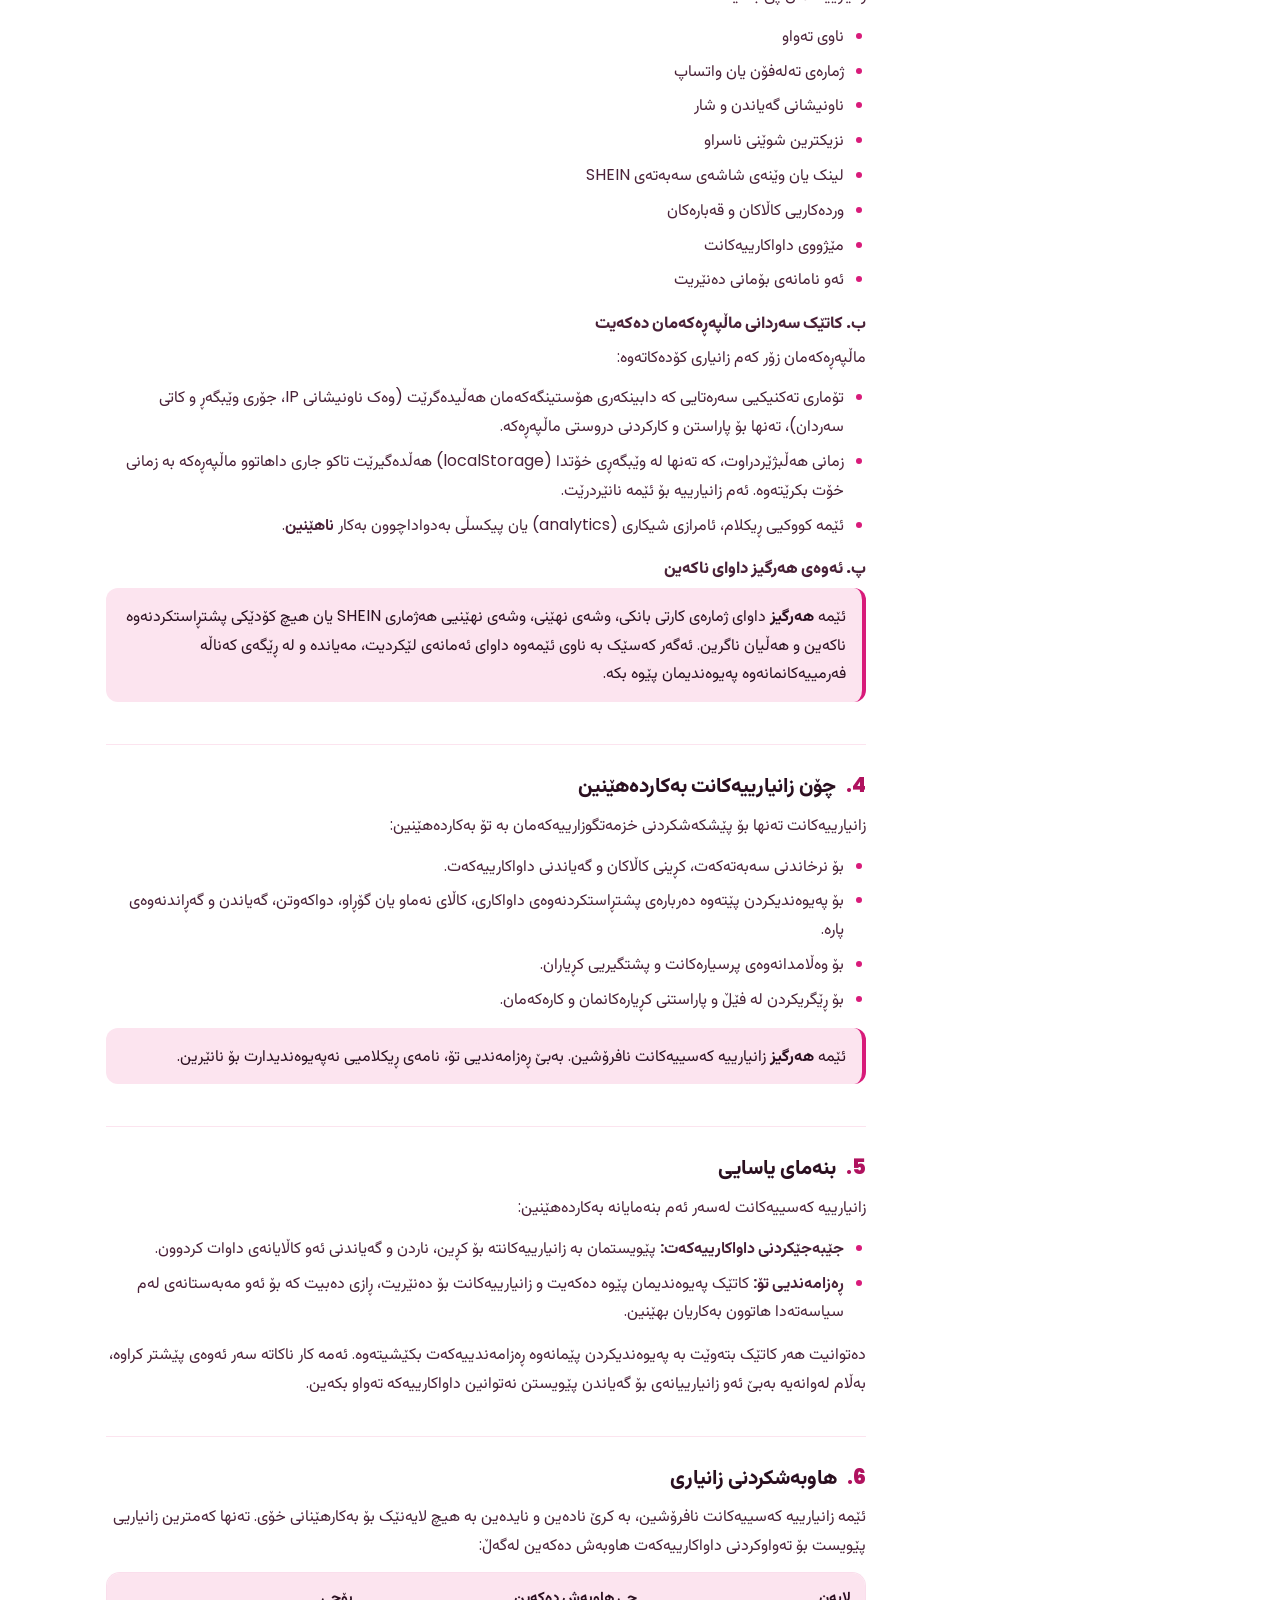
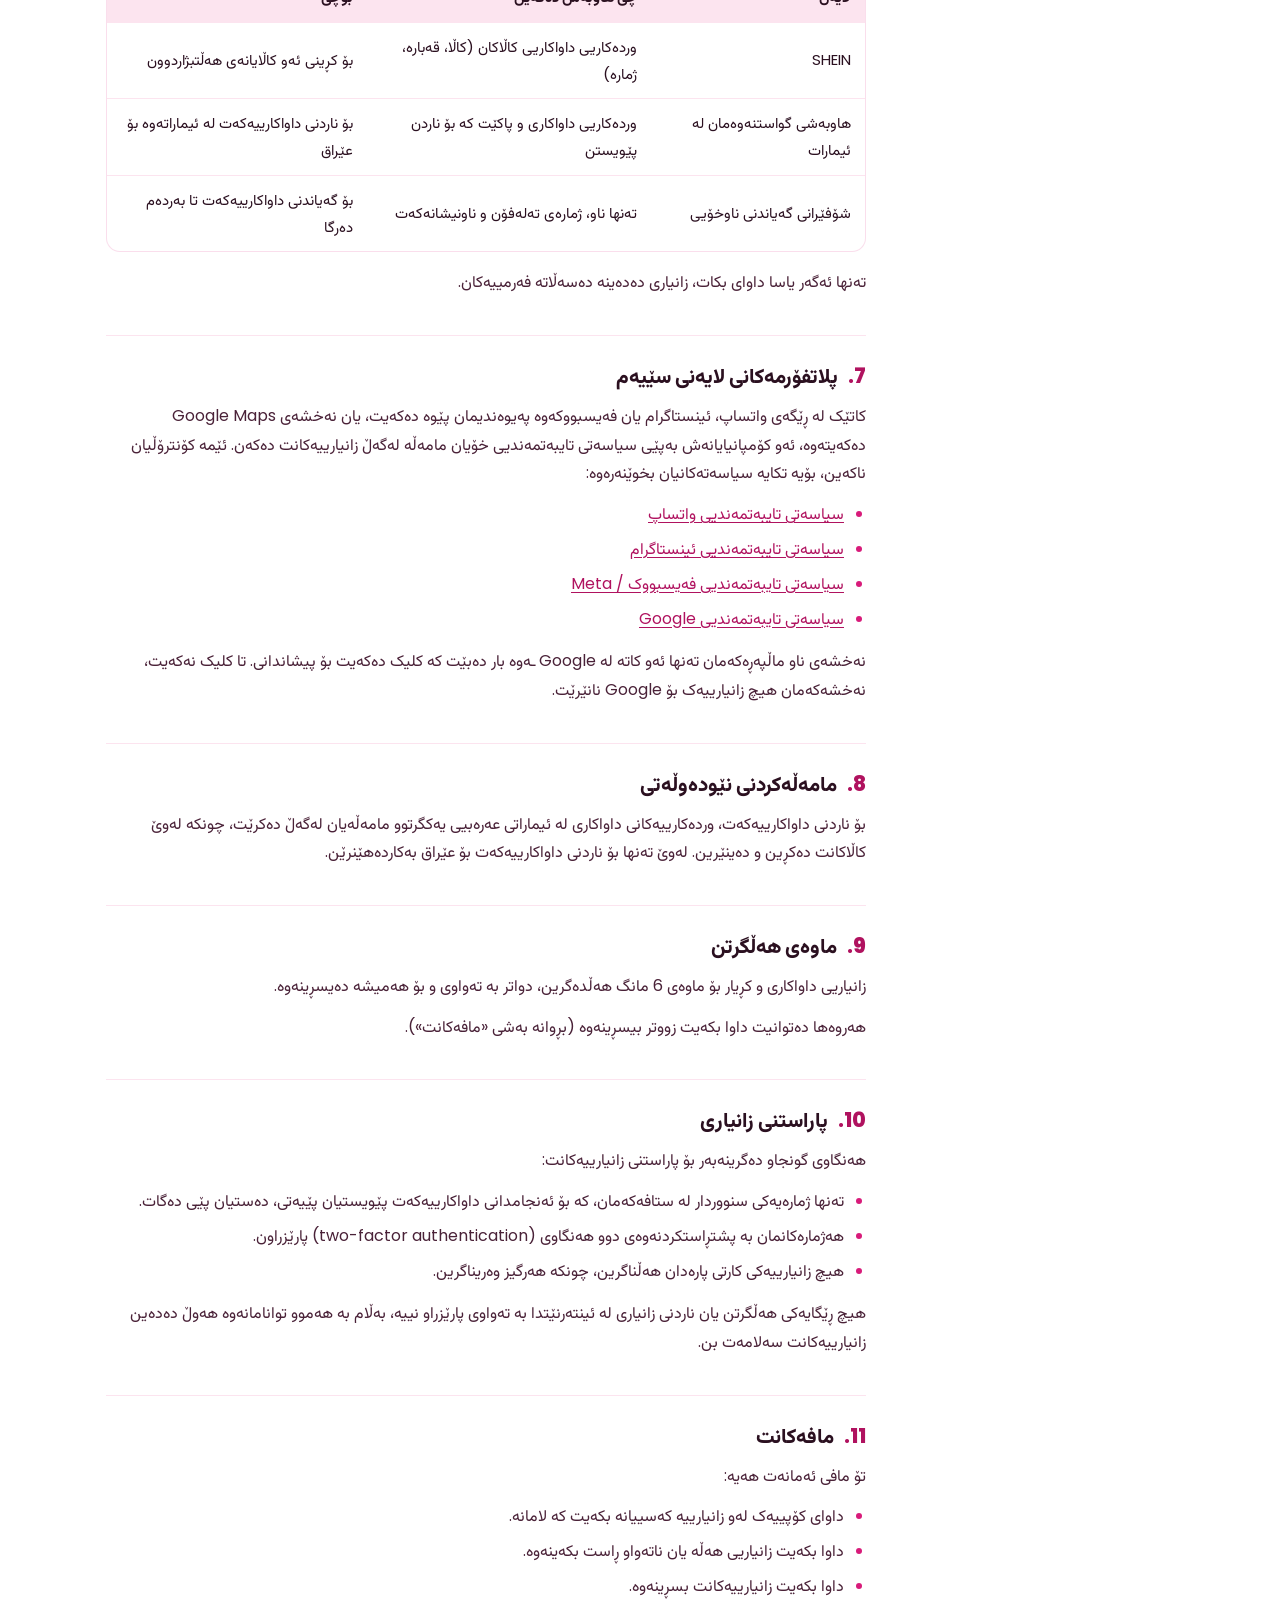
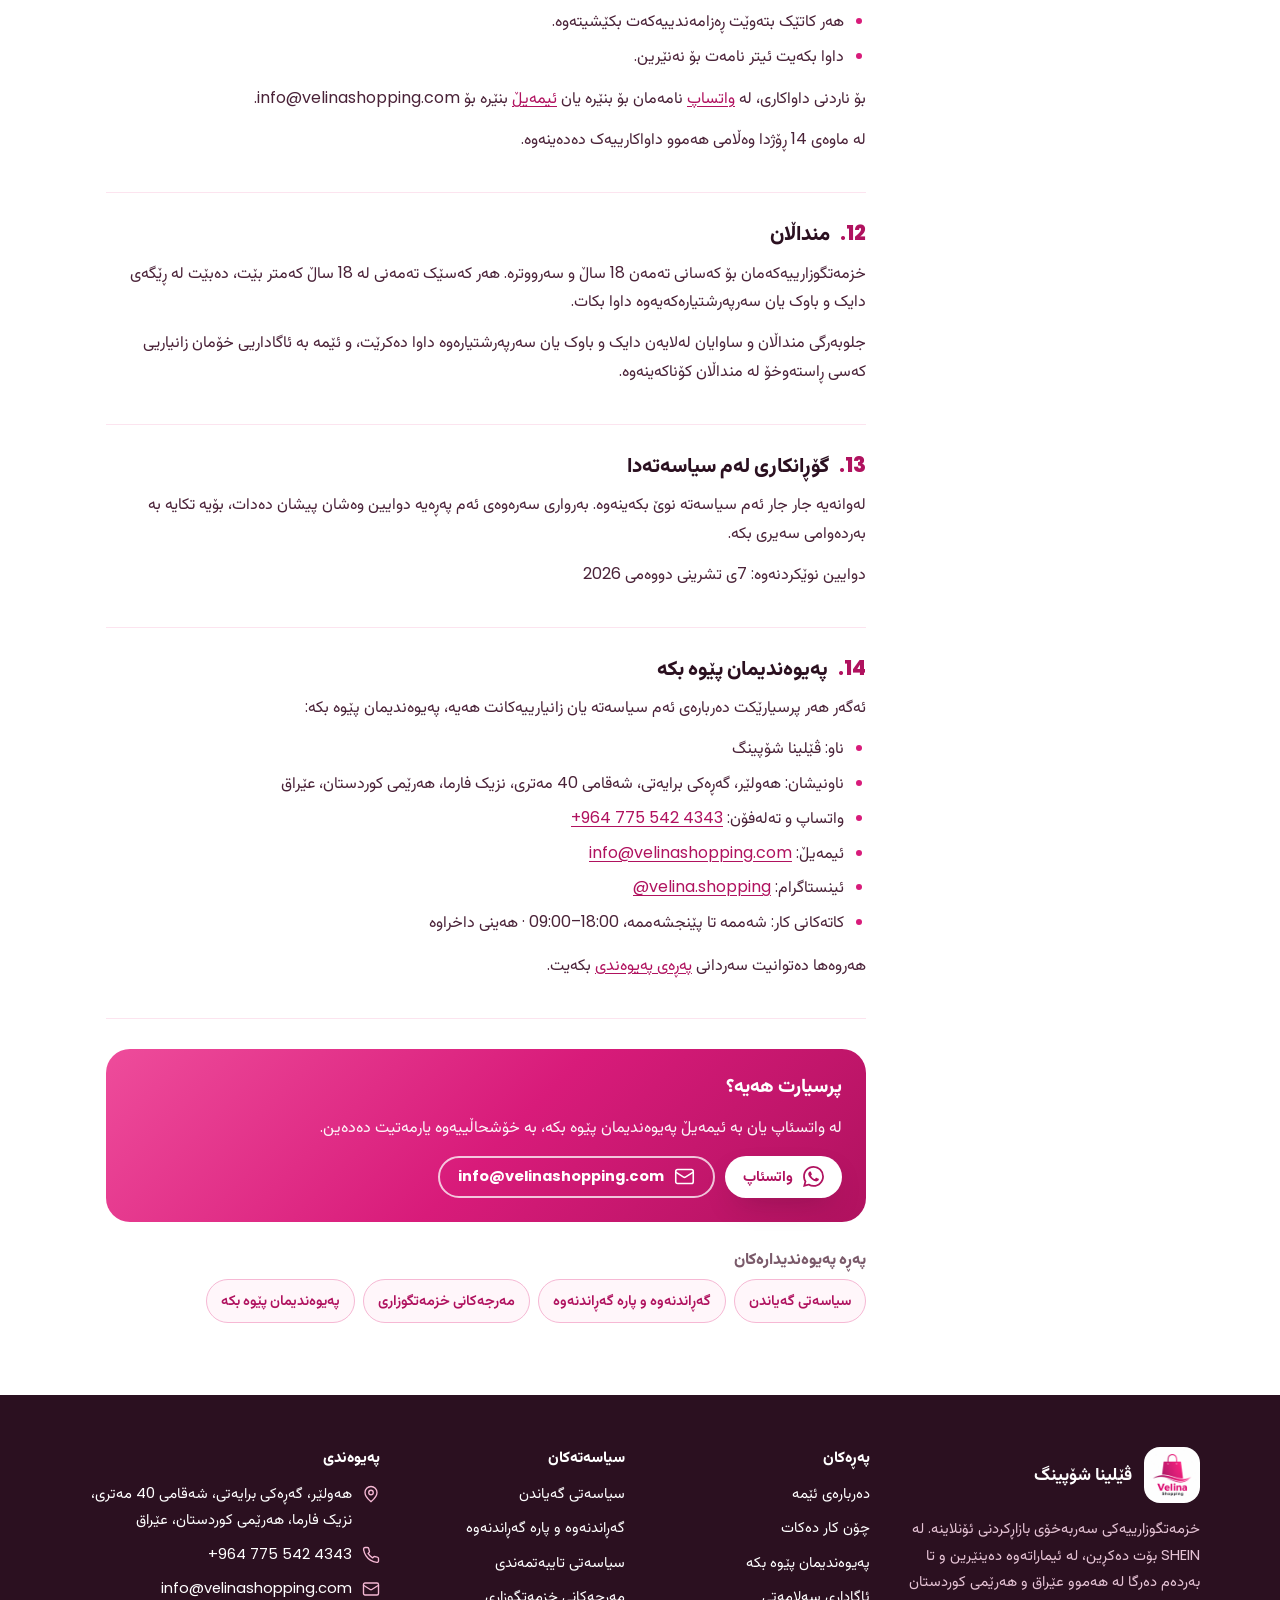
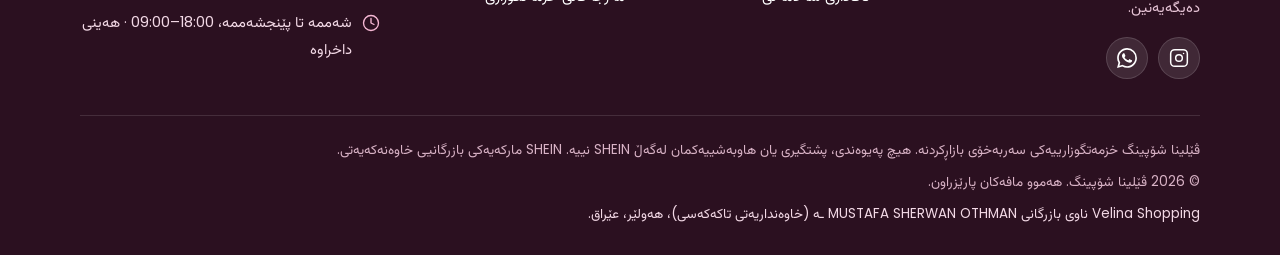
<file: privacy.html>
<!DOCTYPE html>
<html lang="ckb" dir="rtl">
<head>
<meta charset="UTF-8">
<meta name="viewport" content="width=device-width, initial-scale=1, viewport-fit=cover">
<title>سیاسەتی تایبەتمەندی | ڤێلینا شۆپینگ</title>
<meta name="description" content="ڤێلینا شۆپینگ چۆن زانیارییە کەسییەکانت کۆدەکاتەوە، بەکاری دەهێنێت، هاوبەشی دەکات و دەیپارێزێت کاتێک کاڵای SHEIN لە ڕێگەی ئێمەوە داوا دەکەیت.">
<meta name="robots" content="index, follow">
<meta name="theme-color" content="#D81B7A">
<meta name="facebook-domain-verification" content="PASTE_CODE_FROM_META" />
<link rel="canonical" href="https://www.velinashopping.com/privacy">
<link rel="alternate" hreflang="ckb" href="https://www.velinashopping.com/privacy?lang=ku">
<link rel="alternate" hreflang="ar" href="https://www.velinashopping.com/privacy?lang=ar">
<link rel="alternate" hreflang="en" href="https://www.velinashopping.com/privacy?lang=en">
<link rel="alternate" hreflang="x-default" href="https://www.velinashopping.com/privacy">
<meta property="og:type" content="website">
<meta property="og:site_name" content="Velina Shopping – ڤێلینا شۆپینگ">
<meta property="og:title" content="سیاسەتی تایبەتمەندی | ڤێلینا شۆپینگ">
<meta property="og:description" content="ڤێلینا شۆپینگ چۆن زانیارییە کەسییەکانت کۆدەکاتەوە، بەکاری دەهێنێت، هاوبەشی دەکات و دەیپارێزێت کاتێک کاڵای SHEIN لە ڕێگەی ئێمەوە داوا دەکەیت.">
<meta property="og:url" content="https://www.velinashopping.com/privacy">
<meta property="og:image" content="https://www.velinashopping.com/assets/img/og-image.jpg">
<meta property="og:image:width" content="1200">
<meta property="og:image:height" content="630">
<meta property="og:image:alt" content="Velina Shopping logo">
<meta property="og:locale" content="ckb_IQ">
<meta property="og:locale:alternate" content="ar_IQ">
<meta property="og:locale:alternate" content="en_US">
<meta name="twitter:card" content="summary_large_image">
<meta name="twitter:title" content="سیاسەتی تایبەتمەندی | ڤێلینا شۆپینگ">
<meta name="twitter:description" content="ڤێلینا شۆپینگ چۆن زانیارییە کەسییەکانت کۆدەکاتەوە، بەکاری دەهێنێت، هاوبەشی دەکات و دەیپارێزێت کاتێک کاڵای SHEIN لە ڕێگەی ئێمەوە داوا دەکەیت.">
<meta name="twitter:image" content="https://www.velinashopping.com/assets/img/og-image.jpg">
<link rel="icon" href="favicon.ico" sizes="any">
<link rel="icon" type="image/png" sizes="32x32" href="assets/img/favicon-32.png">
<link rel="apple-touch-icon" href="assets/img/apple-touch-icon.png">
<link rel="manifest" href="site.webmanifest">
<link rel="preconnect" href="https://fonts.googleapis.com">
<link rel="preconnect" href="https://fonts.gstatic.com" crossorigin>
<link rel="stylesheet" href="https://fonts.googleapis.com/css2?family=Playfair+Display:ital,wght@1,600&family=Poppins:wght@400;500;600;700;800&family=Vazirmatn:wght@400;500;600;700;800&display=swap">
<link rel="stylesheet" href="assets/style.css">
<script>(function(){var d=document.documentElement,l=null,D='ku';try{l=new URLSearchParams(location.search).get('lang')}catch(e){}if(!/^(ku|ar|en)$/.test(l||'')){try{l=localStorage.getItem('velina-lang')}catch(e){}}d.className+=' js';if(/^(ku|ar|en)$/.test(l||'')&&l!==D){d.lang=l==='ku'?'ckb':l;d.dir=l==='en'?'ltr':'rtl';d.className+=' lang-pending'}setTimeout(function(){if(!window.__velinaReady){d.classList.remove('lang-pending');d.className+=' reveal-fallback'}},2500)})();</script>
<script type="application/ld+json">
{
  "@context": "https://schema.org",
  "@type": "LocalBusiness",
  "@id": "https://www.velinashopping.com/#business",
  "name": "Velina Shopping",
  "legalName": "MUSTAFA SHERWAN OTHMAN",
  "alternateName": [
    "ڤێلینا شۆپینگ",
    "ڤيلينا شوبينغ"
  ],
  "description": "Independent online personal-shopping service. Customers choose items on SHEIN, we purchase them on their behalf, ship from the UAE and deliver to the door anywhere in Iraq and the Kurdistan Region. Not affiliated with SHEIN.",
  "url": "https://www.velinashopping.com/",
  "logo": "https://www.velinashopping.com/assets/img/icon-512.png",
  "image": "https://www.velinashopping.com/assets/img/og-image.jpg",
  "telephone": "+9647755424343",
  "email": "info@velinashopping.com",
  "address": {
    "@type": "PostalAddress",
    "streetAddress": "40 Meter Street, Brayati, near Pharma",
    "addressLocality": "Erbil",
    "addressRegion": "Kurdistan Region",
    "addressCountry": "IQ"
  },
  "geo": {
    "@type": "GeoCoordinates",
    "latitude": 36.200478,
    "longitude": 44.039223
  },
  "hasMap": "https://www.google.com/maps?q=36.2004780,44.0392230",
  "openingHoursSpecification": [
    {
      "@type": "OpeningHoursSpecification",
      "dayOfWeek": [
        "Saturday",
        "Sunday",
        "Monday",
        "Tuesday",
        "Wednesday",
        "Thursday"
      ],
      "opens": "09:00",
      "closes": "18:00"
    }
  ],
  "areaServed": [
    {
      "@type": "Country",
      "name": "Iraq"
    }
  ],
  "currenciesAccepted": "IQD",
  "paymentAccepted": "Cash",
  "priceRange": "$$",
  "sameAs": [
    "https://www.instagram.com/velina.shopping"
  ]
}
</script>
</head>
<body data-page="privacy">
<svg width="0" height="0" style="position:absolute" aria-hidden="true" focusable="false"><symbol id="i-wa" viewBox="0 0 24 24"><path d="M17.472 14.382c-.297-.149-1.758-.867-2.03-.967-.273-.099-.471-.148-.67.15-.197.297-.767.966-.94 1.164-.173.199-.347.223-.644.075-.297-.15-1.255-.463-2.39-1.475-.883-.788-1.48-1.761-1.653-2.059-.173-.297-.018-.458.13-.606.134-.133.298-.347.446-.52.149-.174.198-.298.298-.497.099-.198.05-.371-.025-.52-.075-.149-.669-1.612-.916-2.207-.242-.579-.487-.5-.669-.51-.173-.008-.371-.01-.57-.01-.198 0-.52.074-.792.372-.272.297-1.04 1.016-1.04 2.479 0 1.462 1.065 2.875 1.213 3.074.149.198 2.096 3.2 5.077 4.487.709.306 1.262.489 1.694.625.712.227 1.36.195 1.871.118.571-.085 1.758-.719 2.006-1.413.248-.694.248-1.289.173-1.413-.074-.124-.272-.198-.57-.347m-5.421 7.403h-.004a9.87 9.87 0 0 1-5.031-1.378l-.361-.214-3.741.982.998-3.648-.235-.374a9.86 9.86 0 0 1-1.51-5.26c.001-5.45 4.436-9.884 9.888-9.884 2.64 0 5.122 1.03 6.988 2.898a9.825 9.825 0 0 1 2.893 6.994c-.003 5.45-4.437 9.884-9.885 9.884m8.413-18.297A11.815 11.815 0 0 0 12.05 0C5.495 0 .16 5.335.157 11.892c0 2.096.547 4.142 1.588 5.945L.057 24l6.305-1.654a11.882 11.882 0 0 0 5.683 1.448h.005c6.554 0 11.89-5.335 11.893-11.893a11.821 11.821 0 0 0-3.48-8.413Z"/></symbol><symbol id="i-fb" viewBox="0 0 24 24"><path d="M24 12.073C24 5.405 18.627 0 12 0S0 5.405 0 12.073C0 18.1 4.388 23.094 10.125 24v-8.437H7.078v-3.49h3.047V9.413c0-3.025 1.792-4.697 4.533-4.697 1.312 0 2.686.236 2.686.236v2.971H15.83c-1.491 0-1.956.93-1.956 1.886v2.264h3.328l-.532 3.49h-2.796V24C19.612 23.094 24 18.1 24 12.073z"/></symbol><symbol id="i-ig" viewBox="0 0 24 24"><rect x="2" y="2" width="20" height="20" rx="5"/><circle cx="12" cy="12" r="4"/><path d="M17.5 6.5h.01"/></symbol><symbol id="i-bag" viewBox="0 0 24 24"><path d="M6 2 3 6v14a2 2 0 0 0 2 2h14a2 2 0 0 0 2-2V6l-3-4Z"/><path d="M3 6h18"/><path d="M16 10a4 4 0 0 1-8 0"/></symbol><symbol id="i-sparkle" viewBox="0 0 24 24"><path d="M9.937 15.5A2 2 0 0 0 8.5 14.063l-6.135-1.582a.5.5 0 0 1 0-.962L8.5 9.936A2 2 0 0 0 9.937 8.5l1.582-6.135a.5.5 0 0 1 .963 0L14.063 8.5A2 2 0 0 0 15.5 9.937l6.135 1.581a.5.5 0 0 1 0 .964L15.5 14.063a2 2 0 0 0-1.437 1.437l-1.582 6.135a.5.5 0 0 1-.963 0z"/></symbol><symbol id="i-truck" viewBox="0 0 24 24"><path d="M14 18V6a2 2 0 0 0-2-2H4a2 2 0 0 0-2 2v11a1 1 0 0 0 1 1h2"/><path d="M15 18H9"/><path d="M19 18h2a1 1 0 0 0 1-1v-3.65a1 1 0 0 0-.22-.624l-3.48-4.35A1 1 0 0 0 17.52 8H14"/><circle cx="17" cy="18" r="2"/><circle cx="7" cy="18" r="2"/></symbol><symbol id="i-plane" viewBox="0 0 24 24"><path d="M17.8 19.2 16 11l3.5-3.5C21 6 21.5 4 21 3c-1-.5-3 0-4.5 1.5L13 8 4.8 6.2c-.5-.1-.9.1-1.1.5l-.3.5c-.2.5-.1 1 .3 1.3L9 12l-2 3H4l-1 1 3 2 2 3 1-1v-3l3-2 3.5 5.3c.3.4.8.5 1.3.3l.5-.2c.4-.3.6-.7.5-1.2z"/></symbol><symbol id="i-shield" viewBox="0 0 24 24"><path d="M20 13c0 5-3.5 7.5-7.66 8.95a1 1 0 0 1-.67-.01C7.5 20.5 4 18 4 13V6a1 1 0 0 1 1-1c2 0 4.5-1.2 6.24-2.72a1.17 1.17 0 0 1 1.52 0C14.51 3.81 17 5 19 5a1 1 0 0 1 1 1z"/><path d="m9 12 2 2 4-4"/></symbol><symbol id="i-alert" viewBox="0 0 24 24"><path d="M20 13c0 5-3.5 7.5-7.66 8.95a1 1 0 0 1-.67-.01C7.5 20.5 4 18 4 13V6a1 1 0 0 1 1-1c2 0 4.5-1.2 6.24-2.72a1.17 1.17 0 0 1 1.52 0C14.51 3.81 17 5 19 5a1 1 0 0 1 1 1z"/><path d="M12 8v4"/><path d="M12 16h.01"/></symbol><symbol id="i-cash" viewBox="0 0 24 24"><rect x="2" y="6" width="20" height="12" rx="2"/><circle cx="12" cy="12" r="2"/><path d="M6 12h.01M18 12h.01"/></symbol><symbol id="i-clock" viewBox="0 0 24 24"><circle cx="12" cy="12" r="10"/><path d="M12 6v6l4 2"/></symbol><symbol id="i-pin" viewBox="0 0 24 24"><path d="M20 10c0 4.993-5.539 10.193-7.399 11.799a1 1 0 0 1-1.202 0C9.539 20.193 4 14.993 4 10a8 8 0 0 1 16 0"/><circle cx="12" cy="10" r="3"/></symbol><symbol id="i-phone" viewBox="0 0 24 24"><path d="M22 16.92v3a2 2 0 0 1-2.18 2 19.79 19.79 0 0 1-8.63-3.07 19.5 19.5 0 0 1-6-6 19.79 19.79 0 0 1-3.07-8.67A2 2 0 0 1 4.11 2h3a2 2 0 0 1 2 1.72 12.84 12.84 0 0 0 .7 2.81 2 2 0 0 1-.45 2.11L8.09 9.91a16 16 0 0 0 6 6l1.27-1.27a2 2 0 0 1 2.11-.45 12.84 12.84 0 0 0 2.81.7A2 2 0 0 1 22 16.92z"/></symbol><symbol id="i-mail" viewBox="0 0 24 24"><rect x="2" y="4" width="20" height="16" rx="2"/><path d="m22 7-8.97 5.7a1.94 1.94 0 0 1-2.06 0L2 7"/></symbol><symbol id="i-check" viewBox="0 0 24 24"><path d="M22 11.08V12a10 10 0 1 1-5.93-9.14"/><path d="m9 11 3 3L22 4"/></symbol><symbol id="i-clip" viewBox="0 0 24 24"><rect x="8" y="2" width="8" height="4" rx="1"/><path d="M16 4h2a2 2 0 0 1 2 2v14a2 2 0 0 1-2 2H6a2 2 0 0 1-2-2V6a2 2 0 0 1 2-2h2"/><path d="m9 14 2 2 4-4"/></symbol><symbol id="i-send" viewBox="0 0 24 24"><path d="M14.536 21.686a.5.5 0 0 0 .937-.024l6.5-19a.496.496 0 0 0-.635-.635l-19 6.5a.5.5 0 0 0-.024.937l7.93 3.18a2 2 0 0 1 1.112 1.11z"/><path d="m21.854 2.147-10.94 10.939"/></symbol><symbol id="i-home" viewBox="0 0 24 24"><path d="M15 21v-8a1 1 0 0 0-1-1h-4a1 1 0 0 0-1 1v8"/><path d="M3 10a2 2 0 0 1 .709-1.528l7-5.999a2 2 0 0 1 2.582 0l7 5.999A2 2 0 0 1 21 10v9a2 2 0 0 1-2 2H5a2 2 0 0 1-2-2z"/></symbol><symbol id="i-store" viewBox="0 0 24 24"><path d="M3 9 4.5 4h15L21 9"/><path d="M4 9v11h16V9"/><path d="M3 9a3 3 0 0 0 6 0 3 3 0 0 0 6 0 3 3 0 0 0 6 0"/><path d="M10 20v-5h4v5"/></symbol><symbol id="i-percent" viewBox="0 0 24 24"><path d="M3.85 8.62a4 4 0 0 1 4.78-4.77 4 4 0 0 1 6.74 0 4 4 0 0 1 4.78 4.78 4 4 0 0 1 0 6.74 4 4 0 0 1-4.77 4.78 4 4 0 0 1-6.75 0 4 4 0 0 1-4.78-4.77 4 4 0 0 1 0-6.76Z"/><path d="m15 9-6 6"/><path d="M9 9h.01"/><path d="M15 15h.01"/></symbol><symbol id="i-swap" viewBox="0 0 24 24"><path d="m8 3-4 4 4 4"/><path d="M4 7h16"/><path d="m16 21 4-4-4-4"/><path d="M20 17H4"/></symbol><symbol id="i-chev" viewBox="0 0 24 24"><path d="m6 9 6 6 6-6"/></symbol><symbol id="i-menu" viewBox="0 0 24 24"><path d="M4 6h16M4 12h16M4 18h16"/></symbol><symbol id="i-close" viewBox="0 0 24 24"><path d="M18 6 6 18M6 6l12 12"/></symbol><symbol id="i-dress" viewBox="0 0 24 24"><path d="M9 2v3l-2 4 2 1-4 12h14l-4-12 2-1-2-4V2"/><path d="M9 5h6"/></symbol><symbol id="i-baby" viewBox="0 0 24 24"><path d="M9 12h.01"/><path d="M15 12h.01"/><path d="M10 16c.5.3 1.2.5 2 .5s1.5-.2 2-.5"/><path d="M19 6.3a9 9 0 0 1 1.8 3.9 2 2 0 0 1 0 3.6 9 9 0 0 1-17.6 0 2 2 0 0 1 0-3.6A9 9 0 0 1 12 3c2 0 3.5 1.1 3.5 2.5s-.9 2.5-2 2.5c-.8 0-1.5-.4-1.5-1"/></symbol><symbol id="i-handbag" viewBox="0 0 24 24"><path d="M2.048 18.566A2 2 0 0 0 4 21h16a2 2 0 0 0 1.952-2.434l-2-9A2 2 0 0 0 18 8H6a2 2 0 0 0-1.952 1.566z"/><path d="M8 11V6a4 4 0 0 1 8 0v5"/></symbol><symbol id="i-gem" viewBox="0 0 24 24"><path d="M6 3h12l4 6-10 13L2 9Z"/><path d="M11 3 8 9l4 13 4-13-3-6"/><path d="M2 9h20"/></symbol><symbol id="i-ruler" viewBox="0 0 24 24"><path d="M21.3 15.3a2.4 2.4 0 0 1 0 3.4l-2.6 2.6a2.4 2.4 0 0 1-3.4 0L2.7 8.7a2.41 2.41 0 0 1 0-3.4l2.6-2.6a2.41 2.41 0 0 1 3.4 0Z"/><path d="m14.5 12.5 2-2"/><path d="m11.5 9.5 2-2"/><path d="m8.5 6.5 2-2"/><path d="m17.5 15.5 2-2"/></symbol><symbol id="i-user" viewBox="0 0 24 24"><path d="M19 21v-2a4 4 0 0 0-4-4H9a4 4 0 0 0-4 4v2"/><circle cx="12" cy="7" r="4"/></symbol><symbol id="i-printer" viewBox="0 0 24 24"><path d="M6 9V2h12v7"/><path d="M6 18H4a2 2 0 0 1-2-2v-5a2 2 0 0 1 2-2h16a2 2 0 0 1 2 2v5a2 2 0 0 1-2 2h-2"/><rect x="6" y="14" width="12" height="8"/></symbol><symbol id="i-box" viewBox="0 0 24 24"><path d="M11 21.73a2 2 0 0 0 2 0l7-4A2 2 0 0 0 21 16V8a2 2 0 0 0-1-1.73l-7-4a2 2 0 0 0-2 0l-7 4A2 2 0 0 0 3 8v8a2 2 0 0 0 1 1.73z"/><path d="M12 22V12"/><path d="m3.3 7 8.7 5 8.7-5"/></symbol><symbol id="i-lock" viewBox="0 0 24 24"><rect x="3" y="11" width="18" height="11" rx="2"/><path d="M7 11V7a5 5 0 0 1 10 0v4"/></symbol><symbol id="i-heart" viewBox="0 0 24 24"><path d="M19 14c1.49-1.46 3-3.21 3-5.5A5.5 5.5 0 0 0 16.5 3c-1.76 0-3 .5-4.5 2-1.5-1.5-2.74-2-4.5-2A5.5 5.5 0 0 0 2 8.5c0 2.3 1.5 4.05 3 5.5l7 7Z"/></symbol><symbol id="i-calendar" viewBox="0 0 24 24"><rect x="3" y="4" width="18" height="18" rx="2"/><path d="M16 2v4M8 2v4M3 10h18"/></symbol><symbol id="i-arrow" viewBox="0 0 24 24"><path d="M5 12h14"/><path d="m12 5 7 7-7 7"/></symbol></svg>
<div id="app">
<a class="skip-link" href="#main">بازدان بۆ ناوەڕۆک</a><header class="site-header" id="top"><div class="container header-inner"><a class="brand" href="index.html"><img src="assets/img/logo-128.png" width="46" height="46" alt="Velina Shopping logo"><span class="brand-name">ڤێلینا شۆپینگ<small>VELINA SHOPPING</small></span></a><nav class="main-nav" id="mainNav" aria-label="مێنیو"><a href="index.html">سەرەکی</a><a href="how-it-works.html">چۆن کار دەکات</a><a href="about.html">دەربارەی ئێمە</a><a href="contact.html">پەیوەندی</a></nav><div class="lang-switch" role="group" aria-label="زمان"><button type="button" data-lang="ku" lang="ckb" aria-pressed="true">کوردی</button><button type="button" data-lang="ar" lang="ar" aria-pressed="false">عربي</button><button type="button" data-lang="en" lang="en" aria-pressed="false">EN</button></div><a class="btn btn-wa header-wa" href="https://wa.me/9647755424343?text=%D8%B3%DA%B5%D8%A7%D9%88%20%DA%A4%DB%8E%D9%84%DB%8C%D9%86%D8%A7%20%D8%B4%DB%86%D9%BE%DB%8C%D9%86%DA%AF%20%F0%9F%8C%B8%20%D8%AF%DB%95%D9%85%DB%95%D9%88%DB%8E%D8%AA%20%D9%84%DB%95%20SHEIN%20%D8%A6%DB%86%D8%B1%D8%AF%DB%95%D8%B1%20%D8%A8%DA%A9%DB%95%D9%85." target="_blank" rel="noopener" aria-label="لە واتسئاپ پەیوەندیمان پێوە بکە"><svg class="icon icon-fill" aria-hidden="true" focusable="false"><use href="#i-wa"></use></svg><span>واتسئاپ</span></a><button class="menu-toggle" type="button" aria-expanded="false" aria-controls="mainNav" aria-label="مێنیو"><svg class="icon i-open" aria-hidden="true" focusable="false"><use href="#i-menu"></use></svg><svg class="icon i-close" aria-hidden="true" focusable="false"><use href="#i-close"></use></svg></button></div></header><main id="main"><section class="page-hero"><div class="container narrow"><span class="kicker"><svg class="icon" aria-hidden="true" focusable="false"><use href="#i-sparkle"></use></svg>ڤێلینا شۆپینگ</span><h1>سیاسەتی تایبەتمەندی</h1><p class="lead">تایبەتمەندیی تۆ بۆ ئێمە گرنگە. ئەم سیاسەتە بە زمانێکی سادە ڕووندەکاتەوە چ زانیارییەک کۆدەکەینەوە، بۆچی بەکاری دەهێنین، لەگەڵ کێ هاوبەشی دەکەین و چ مافێکت هەیە.</p><div class="meta-row"><span class="badge"><svg class="icon" aria-hidden="true" focusable="false"><use href="#i-calendar"></use></svg>دوایین نوێکردنەوە: 7ی تشرینی دووەمی 2026</span><button type="button" class="badge no-print" data-print style="border:0;cursor:pointer"><svg class="icon" aria-hidden="true" focusable="false"><use href="#i-printer"></use></svg>چاپکردن</button></div></div><div class="wave" aria-hidden="true"><svg viewBox="0 0 1440 120" preserveAspectRatio="none"><path fill="currentColor" d="M0,64 C240,120 480,8 720,40 C960,72 1200,120 1440,72 L1440,120 L0,120 Z"/><path fill="currentColor" opacity=".5" d="M0,88 C300,40 560,110 820,80 C1080,50 1260,60 1440,96 L1440,120 L0,120 Z"/></svg></div></section><div class="container doc-wrap"><details class="toc" data-toc><summary>ناوەڕۆکی ئەم پەڕەیە<span class="chev"><svg class="icon" aria-hidden="true" focusable="false"><use href="#i-chev"></use></svg></span></summary><ol><li><a href="#who-we-are">ئێمە کێین</a></li><li><a href="#scope">بواری جێبەجێکردن</a></li><li><a href="#information-we-collect">ئەو زانیارییانەی کۆیان دەکەینەوە</a></li><li><a href="#how-we-use">چۆن زانیارییەکانت بەکاردەهێنین</a></li><li><a href="#legal-basis">بنەمای یاسایی</a></li><li><a href="#sharing">هاوبەشکردنی زانیاری</a></li><li><a href="#third-party-platforms">پلاتفۆرمەکانی لایەنی سێیەم</a></li><li><a href="#international-processing">مامەڵەکردنی نێودەوڵەتی</a></li><li><a href="#retention">ماوەی هەڵگرتن</a></li><li><a href="#security">پاراستنی زانیاری</a></li><li><a href="#your-rights">مافەکانت</a></li><li><a href="#children">منداڵان</a></li><li><a href="#changes">گۆڕانکاری لەم سیاسەتەدا</a></li><li><a href="#contact">پەیوەندیمان پێوە بکە</a></li></ol></details><article class="doc"><section class="doc-sec" id="who-we-are"><h2><span class="n">1.</span><span>ئێمە کێین</span></h2><p>ئەم خزمەتگوزارییانە لەلایەن <bdi dir="ltr">MUSTAFA SHERWAN OTHMAN</bdi> ـەوە پێشکەش دەکرێن، کە بە ناوی بازرگانیی Velina Shopping کار دەکات.</p><p>ڤێلینا شۆپینگ خزمەتگوزارییەکی سەربەخۆی کڕینی کەسیی ئۆنلاینە. تۆ کاڵاکان لە ئەپ یان ماڵپەڕی SHEIN هەڵدەبژێریت، سەبەتەکەت بۆمان دەنێریت و ئێمە دەیانکڕین، دەیانهێنین و لە عێراق و هەرێمی کوردستان دەیانگەیەنینە دەستت. کارەکەمان ئۆنلاینە و نووسینگەیەکمان هەیە لە هەولێر، گەڕەکی برایەتی، شەقامی 40 مەتری، نزیک فارما، هەرێمی کوردستان، عێراق.</p><p>لەم سیاسەتەدا، «ئێمە» واتە ڤێلینا شۆپینگ. دەتوانیت لەم ڕێگایانەوە پەیوەندیمان پێوە بکەیت:</p><ul><li>واتساپ و تەلەفۆن: <a href="https://wa.me/9647755424343?text=%D8%B3%DA%B5%D8%A7%D9%88%20%DA%A4%DB%8E%D9%84%DB%8C%D9%86%D8%A7%20%D8%B4%DB%86%D9%BE%DB%8C%D9%86%DA%AF%20%F0%9F%8C%B8%20%D8%AF%DB%95%D9%85%DB%95%D9%88%DB%8E%D8%AA%20%D9%84%DB%95%20SHEIN%20%D8%A6%DB%86%D8%B1%D8%AF%DB%95%D8%B1%20%D8%A8%DA%A9%DB%95%D9%85." target="_blank" rel="noopener"><bdi dir="ltr">+964 775 542 4343</bdi></a></li><li>ئیمەیڵ: <a href="mailto:info@velinashopping.com"><bdi dir="ltr">info@velinashopping.com</bdi></a></li><li>ئینستاگرام: <a href="https://www.instagram.com/velina.shopping" target="_blank" rel="noopener"><bdi dir="ltr">@velina.shopping</bdi></a></li><li>نووسینگە: هەولێر، گەڕەکی برایەتی، شەقامی 40 مەتری، نزیک فارما، هەرێمی کوردستان، عێراق</li></ul><div class="note">ئێمە بازرگانییەکی سەربەخۆین. ئێمە SHEIN نین، هاوبەش، بریکار یان فرۆشگای فەرمیی SHEIN نین و هیچ پەیوەندییەکی فەرمیمان پێیەوە نییە. «SHEIN» نیشانەی بازرگانیی خاوەنەکەیەتی.</div></section><section class="doc-sec" id="scope"><h2><span class="n">2.</span><span>بواری جێبەجێکردن</span></h2><p>ئەم سیاسەتە ئەو زانیارییە کەسییانە دەگرێتەوە کە وەریدەگرین کاتێک پەیوەندیمان پێوە دەکەیت یان لە ڕێگەی هەر یەکێک لەم کەناڵانەوە داوا دەکەیت:</p><ul><li>ماڵپەڕەکەمان <bdi dir="ltr">www.velinashopping.com</bdi></li><li>واتساپ</li><li>ئینستاگرام</li><li>فەیسبووک</li><li>پەیوەندیی تەلەفۆنی</li></ul><p>ئەم سیاسەتە ماڵپەڕ و ئەپی کۆمپانیاکانی تر وەک SHEIN، واتساپ یان ئینستاگرام ناگرێتەوە؛ ئەوان سیاسەتی تایبەتمەندیی خۆیان هەیە (بڕوانە بەشی «پلاتفۆرمەکانی لایەنی سێیەم» لە خوارەوە).</p></section><section class="doc-sec" id="information-we-collect"><h2><span class="n">3.</span><span>ئەو زانیارییانەی کۆیان دەکەینەوە</span></h2><p>تەنها ئەو زانیارییانە کۆدەکەینەوە کە بۆ ئەنجامدانی داواکارییەکەت و پەیوەندیکردن پێتەوە پێویستن.</p><h3>ئا. ئەو زانیارییانەی خۆت پێمانی دەدەیت</h3><p>کاتێک داوا دەکەیت یان لە واتساپ، ئینستاگرام، فەیسبووک یان بە تەلەفۆن پەیوەندیمان پێوە دەکەیت، لەوانەیە ئەم زانیارییانەمان پێ بدەیت:</p><ul><li>ناوی تەواو</li><li>ژمارەی تەلەفۆن یان واتساپ</li><li>ناونیشانی گەیاندن و شار</li><li>نزیکترین شوێنی ناسراو</li><li>لینک یان وێنەی شاشەی سەبەتەی SHEIN</li><li>وردەکاریی کاڵاکان و قەبارەکان</li><li>مێژووی داواکارییەکانت</li><li>ئەو نامانەی بۆمانی دەنێریت</li></ul><h3>ب. کاتێک سەردانی ماڵپەڕەکەمان دەکەیت</h3><p>ماڵپەڕەکەمان زۆر کەم زانیاری کۆدەکاتەوە:</p><ul><li>تۆماری تەکنیکیی سەرەتایی کە دابینکەری هۆستینگەکەمان هەڵیدەگرێت (وەک ناونیشانی IP، جۆری وێبگەڕ و کاتی سەردان)، تەنها بۆ پاراستن و کارکردنی دروستی ماڵپەڕەکە.</li><li>زمانی هەڵبژێردراوت، کە تەنها لە وێبگەڕی خۆتدا (localStorage) هەڵدەگیرێت تاکو جاری داهاتوو ماڵپەڕەکە بە زمانی خۆت بکرێتەوە. ئەم زانیارییە بۆ ئێمە نانێردرێت.</li><li>ئێمە کووکیی ڕیکلام، ئامرازی شیکاری (analytics) یان پیکسڵی بەدواداچوون بەکار <strong>ناهێنین</strong>.</li></ul><h3>پ. ئەوەی هەرگیز داوای ناکەین</h3><div class="note">ئێمە <strong>هەرگیز</strong> داوای ژمارەی کارتی بانکی، وشەی نهێنی، وشەی نهێنیی هەژماری SHEIN یان هیچ کۆدێکی پشتڕاستکردنەوە ناکەین و هەڵیان ناگرین. ئەگەر کەسێک بە ناوی ئێمەوە داوای ئەمانەی لێکردیت، مەیاندە و لە ڕێگەی کەناڵە فەرمییەکانمانەوە پەیوەندیمان پێوە بکە.</div></section><section class="doc-sec" id="how-we-use"><h2><span class="n">4.</span><span>چۆن زانیارییەکانت بەکاردەهێنین</span></h2><p>زانیارییەکانت تەنها بۆ پێشکەشکردنی خزمەتگوزارییەکەمان بە تۆ بەکاردەهێنین:</p><ul><li>بۆ نرخاندنی سەبەتەکەت، کڕینی کاڵاکان و گەیاندنی داواکارییەکەت.</li><li>بۆ پەیوەندیکردن پێتەوە دەربارەی پشتڕاستکردنەوەی داواکاری، کاڵای نەماو یان گۆڕاو، دواکەوتن، گەیاندن و گەڕاندنەوەی پارە.</li><li>بۆ وەڵامدانەوەی پرسیارەکانت و پشتگیریی کڕیاران.</li><li>بۆ ڕێگریکردن لە فێڵ و پاراستنی کڕیارەکانمان و کارەکەمان.</li></ul><div class="note">ئێمە <strong>هەرگیز</strong> زانیارییە کەسییەکانت نافرۆشین. بەبێ ڕەزامەندیی تۆ، نامەی ڕیکلامیی نەپەیوەندیدارت بۆ نانێرین.</div></section><section class="doc-sec" id="legal-basis"><h2><span class="n">5.</span><span>بنەمای یاسایی</span></h2><p>زانیارییە کەسییەکانت لەسەر ئەم بنەمایانە بەکاردەهێنین:</p><ul><li><strong>جێبەجێکردنی داواکارییەکەت:</strong> پێویستمان بە زانیارییەکانتە بۆ کڕین، ناردن و گەیاندنی ئەو کاڵایانەی داوات کردوون.</li><li><strong>ڕەزامەندیی تۆ:</strong> کاتێک پەیوەندیمان پێوە دەکەیت و زانیارییەکانت بۆ دەنێریت، ڕازی دەبیت کە بۆ ئەو مەبەستانەی لەم سیاسەتەدا هاتوون بەکاریان بهێنین.</li></ul><p>دەتوانیت هەر کاتێک بتەوێت بە پەیوەندیکردن پێمانەوە ڕەزامەندییەکەت بکێشیتەوە. ئەمە کار ناکاتە سەر ئەوەی پێشتر کراوە، بەڵام لەوانەیە بەبێ ئەو زانیارییانەی بۆ گەیاندن پێویستن نەتوانین داواکارییەکە تەواو بکەین.</p></section><section class="doc-sec" id="sharing"><h2><span class="n">6.</span><span>هاوبەشکردنی زانیاری</span></h2><p>ئێمە زانیارییە کەسییەکانت نافرۆشین، بە کرێ نادەین و نایدەین بە هیچ لایەنێک بۆ بەکارهێنانی خۆی. تەنها کەمترین زانیاریی پێویست بۆ تەواوکردنی داواکارییەکەت هاوبەش دەکەین لەگەڵ:</p><div class="table-wrap"><table><thead><tr><th scope="col">لایەن</th><th scope="col">چی هاوبەش دەکەین</th><th scope="col">بۆچی</th></tr></thead><tbody><tr><td>SHEIN</td><td>وردەکاریی داواکاریی کاڵاکان (کاڵا، قەبارە، ژمارە)</td><td>بۆ کڕینی ئەو کاڵایانەی هەڵتبژاردوون</td></tr><tr><td>هاوبەشی گواستنەوەمان لە ئیمارات</td><td>وردەکاریی داواکاری و پاکێت کە بۆ ناردن پێویستن</td><td>بۆ ناردنی داواکارییەکەت لە ئیماراتەوە بۆ عێراق</td></tr><tr><td>شۆفێرانی گەیاندنی ناوخۆیی</td><td>تەنها ناو، ژمارەی تەلەفۆن و ناونیشانەکەت</td><td>بۆ گەیاندنی داواکارییەکەت تا بەردەم دەرگا</td></tr></tbody></table></div><p>تەنها ئەگەر یاسا داوای بکات، زانیاری دەدەینە دەسەڵاتە فەرمییەکان.</p></section><section class="doc-sec" id="third-party-platforms"><h2><span class="n">7.</span><span>پلاتفۆرمەکانی لایەنی سێیەم</span></h2><p>کاتێک لە ڕێگەی واتساپ، ئینستاگرام یان فەیسبووکەوە پەیوەندیمان پێوە دەکەیت، یان نەخشەی Google Maps دەکەیتەوە، ئەو کۆمپانیایانەش بەپێی سیاسەتی تایبەتمەندیی خۆیان مامەڵە لەگەڵ زانیارییەکانت دەکەن. ئێمە کۆنترۆڵیان ناکەین، بۆیە تکایە سیاسەتەکانیان بخوێنەرەوە:</p><ul><li><a href="https://www.whatsapp.com/legal/privacy-policy" target="_blank" rel="noopener">سیاسەتی تایبەتمەندیی واتساپ</a></li><li><a href="https://privacycenter.instagram.com/policy" target="_blank" rel="noopener">سیاسەتی تایبەتمەندیی ئینستاگرام</a></li><li><a href="https://www.facebook.com/privacy/policy" target="_blank" rel="noopener">سیاسەتی تایبەتمەندیی فەیسبووک / Meta</a></li><li><a href="https://policies.google.com/privacy" target="_blank" rel="noopener">سیاسەتی تایبەتمەندیی Google</a></li></ul><p>نەخشەی ناو ماڵپەڕەکەمان تەنها ئەو کاتە لە Google ـەوە بار دەبێت کە کلیک دەکەیت بۆ پیشاندانی. تا کلیک نەکەیت، نەخشەکەمان هیچ زانیارییەک بۆ Google نانێرێت.</p></section><section class="doc-sec" id="international-processing"><h2><span class="n">8.</span><span>مامەڵەکردنی نێودەوڵەتی</span></h2><p>بۆ ناردنی داواکارییەکەت، وردەکارییەکانی داواکاری لە ئیماراتی عەرەبیی یەکگرتوو مامەڵەیان لەگەڵ دەکرێت، چونکە لەوێ کاڵاکانت دەکڕین و دەینێرین. لەوێ تەنها بۆ ناردنی داواکارییەکەت بۆ عێراق بەکاردەهێنرێن.</p></section><section class="doc-sec" id="retention"><h2><span class="n">9.</span><span>ماوەی هەڵگرتن</span></h2><p>زانیاریی داواکاری و کڕیار بۆ ماوەی <bdi dir="ltr">6</bdi> مانگ هەڵدەگرین، دواتر بە تەواوی و بۆ هەمیشە دەیسڕینەوە.</p><p>هەروەها دەتوانیت داوا بکەیت زووتر بیسڕینەوە (بڕوانە بەشی «مافەکانت»).</p></section><section class="doc-sec" id="security"><h2><span class="n">10.</span><span>پاراستنی زانیاری</span></h2><p>هەنگاوی گونجاو دەگرینەبەر بۆ پاراستنی زانیارییەکانت:</p><ul><li>تەنها ژمارەیەکی سنووردار لە ستافەکەمان، کە بۆ ئەنجامدانی داواکارییەکەت پێویستیان پێیەتی، دەستیان پێی دەگات.</li><li>هەژمارەکانمان بە پشتڕاستکردنەوەی دوو هەنگاوی (two-factor authentication) پارێزراون.</li><li>هیچ زانیارییەکی کارتی پارەدان هەڵناگرین، چونکە هەرگیز وەریناگرین.</li></ul><p>هیچ ڕێگایەکی هەڵگرتن یان ناردنی زانیاری لە ئینتەرنێتدا بە تەواوی پارێزراو نییە، بەڵام بە هەموو توانامانەوە هەوڵ دەدەین زانیارییەکانت سەلامەت بن.</p></section><section class="doc-sec" id="your-rights"><h2><span class="n">11.</span><span>مافەکانت</span></h2><p>تۆ مافی ئەمانەت هەیە:</p><ul><li>داوای کۆپییەک لەو زانیارییە کەسییانە بکەیت کە لامانە.</li><li>داوا بکەیت زانیاریی هەڵە یان ناتەواو ڕاست بکەینەوە.</li><li>داوا بکەیت زانیارییەکانت بسڕینەوە.</li><li>هەر کاتێک بتەوێت ڕەزامەندییەکەت بکێشیتەوە.</li><li>داوا بکەیت ئیتر نامەت بۆ نەنێرین.</li></ul><p>بۆ ناردنی داواکاری، لە <a href="https://wa.me/9647755424343?text=%D8%B3%DA%B5%D8%A7%D9%88%20%DA%A4%DB%8E%D9%84%DB%8C%D9%86%D8%A7%20%D8%B4%DB%86%D9%BE%DB%8C%D9%86%DA%AF%20%F0%9F%8C%B8%20%D8%AF%DB%95%D9%85%DB%95%D9%88%DB%8E%D8%AA%20%D9%84%DB%95%20SHEIN%20%D8%A6%DB%86%D8%B1%D8%AF%DB%95%D8%B1%20%D8%A8%DA%A9%DB%95%D9%85." target="_blank" rel="noopener">واتساپ</a> نامەمان بۆ بنێرە یان <a href="mailto:info@velinashopping.com">ئیمەیڵ</a> بنێرە بۆ <bdi dir="ltr">info@velinashopping.com</bdi>.</p><p>لە ماوەی <bdi dir="ltr">14</bdi> ڕۆژدا وەڵامی هەموو داواکارییەک دەدەینەوە.</p></section><section class="doc-sec" id="children"><h2><span class="n">12.</span><span>منداڵان</span></h2><p>خزمەتگوزارییەکەمان بۆ کەسانی تەمەن 18 ساڵ و سەرووترە. هەر کەسێک تەمەنی لە 18 ساڵ کەمتر بێت، دەبێت لە ڕێگەی دایک و باوک یان سەرپەرشتیارەکەیەوە داوا بکات.</p><p>جلوبەرگی منداڵان و ساوایان لەلایەن دایک و باوک یان سەرپەرشتیارەوە داوا دەکرێت، و ئێمە بە ئاگاداریی خۆمان زانیاریی کەسی ڕاستەوخۆ لە منداڵان کۆناکەینەوە.</p></section><section class="doc-sec" id="changes"><h2><span class="n">13.</span><span>گۆڕانکاری لەم سیاسەتەدا</span></h2><p>لەوانەیە جار جار ئەم سیاسەتە نوێ بکەینەوە. بەرواری سەرەوەی ئەم پەڕەیە دوایین وەشان پیشان دەدات، بۆیە تکایە بە بەردەوامی سەیری بکە.</p><p>دوایین نوێکردنەوە: 7ی تشرینی دووەمی 2026</p></section><section class="doc-sec" id="contact"><h2><span class="n">14.</span><span>پەیوەندیمان پێوە بکە</span></h2><p>ئەگەر هەر پرسیارێکت دەربارەی ئەم سیاسەتە یان زانیارییەکانت هەیە، پەیوەندیمان پێوە بکە:</p><ul><li>ناو: ڤێلینا شۆپینگ</li><li>ناونیشان: هەولێر، گەڕەکی برایەتی، شەقامی 40 مەتری، نزیک فارما، هەرێمی کوردستان، عێراق</li><li>واتساپ و تەلەفۆن: <a href="https://wa.me/9647755424343?text=%D8%B3%DA%B5%D8%A7%D9%88%20%DA%A4%DB%8E%D9%84%DB%8C%D9%86%D8%A7%20%D8%B4%DB%86%D9%BE%DB%8C%D9%86%DA%AF%20%F0%9F%8C%B8%20%D8%AF%DB%95%D9%85%DB%95%D9%88%DB%8E%D8%AA%20%D9%84%DB%95%20SHEIN%20%D8%A6%DB%86%D8%B1%D8%AF%DB%95%D8%B1%20%D8%A8%DA%A9%DB%95%D9%85." target="_blank" rel="noopener"><bdi dir="ltr">+964 775 542 4343</bdi></a></li><li>ئیمەیڵ: <a href="mailto:info@velinashopping.com"><bdi dir="ltr">info@velinashopping.com</bdi></a></li><li>ئینستاگرام: <a href="https://www.instagram.com/velina.shopping" target="_blank" rel="noopener"><bdi dir="ltr">@velina.shopping</bdi></a></li><li>کاتەکانی کار: شەممە تا پێنجشەممە، <bdi dir="ltr">09:00–18:00</bdi> · هەینی داخراوە</li></ul><p>هەروەها دەتوانیت سەردانی <a href="contact.html">پەڕەی پەیوەندی</a> بکەیت.</p></section><div class="help-box"><h2>پرسیارت هەیە؟</h2><p>لە واتسئاپ یان بە ئیمەیڵ پەیوەندیمان پێوە بکە، بە خۆشحاڵییەوە یارمەتیت دەدەین.</p><div class="help-actions"><a class="btn btn-white btn-sm" href="https://wa.me/9647755424343?text=%D8%B3%DA%B5%D8%A7%D9%88%20%DA%A4%DB%8E%D9%84%DB%8C%D9%86%D8%A7%20%D8%B4%DB%86%D9%BE%DB%8C%D9%86%DA%AF%20%F0%9F%8C%B8%20%D8%AF%DB%95%D9%85%DB%95%D9%88%DB%8E%D8%AA%20%D9%84%DB%95%20SHEIN%20%D8%A6%DB%86%D8%B1%D8%AF%DB%95%D8%B1%20%D8%A8%DA%A9%DB%95%D9%85." target="_blank" rel="noopener"><svg class="icon icon-fill" aria-hidden="true" focusable="false"><use href="#i-wa"></use></svg>واتسئاپ</a><a class="btn btn-outline-white btn-sm" href="mailto:info@velinashopping.com"><svg class="icon" aria-hidden="true" focusable="false"><use href="#i-mail"></use></svg><bdi dir="ltr">info@velinashopping.com</bdi></a></div></div><nav class="related" aria-label="پەڕە پەیوەندیدارەکان"><h2>پەڕە پەیوەندیدارەکان</h2><ul><li><a href="shipping.html">سیاسەتی گەیاندن</a></li><li><a href="returns.html">گەڕاندنەوە و پارە گەڕاندنەوە</a></li><li><a href="terms.html">مەرجەکانی خزمەتگوزاری</a></li><li><a href="contact.html">پەیوەندیمان پێوە بکە</a></li></ul></nav></article></div></main><footer class="site-footer"><div class="container"><div class="footer-grid"><div class="footer-col"><div class="footer-brand"><img src="assets/img/logo-128.png" width="56" height="56" alt="" loading="lazy"><strong>ڤێلینا شۆپینگ</strong></div><p class="footer-desc">خزمەتگوزارییەکی سەربەخۆی بازاڕکردنی ئۆنلاینە. لە SHEIN بۆت دەکڕین، لە ئیماراتەوە دەینێرین و تا بەردەم دەرگا لە هەموو عێراق و هەرێمی کوردستان دەیگەیەنین.</p><div class="socials"><a href="https://www.instagram.com/velina.shopping" target="_blank" rel="noopener" aria-label="Instagram"><svg class="icon" aria-hidden="true" focusable="false"><use href="#i-ig"></use></svg></a><a href="https://wa.me/9647755424343?text=%D8%B3%DA%B5%D8%A7%D9%88%20%DA%A4%DB%8E%D9%84%DB%8C%D9%86%D8%A7%20%D8%B4%DB%86%D9%BE%DB%8C%D9%86%DA%AF%20%F0%9F%8C%B8%20%D8%AF%DB%95%D9%85%DB%95%D9%88%DB%8E%D8%AA%20%D9%84%DB%95%20SHEIN%20%D8%A6%DB%86%D8%B1%D8%AF%DB%95%D8%B1%20%D8%A8%DA%A9%DB%95%D9%85." target="_blank" rel="noopener" aria-label="WhatsApp"><svg class="icon icon-fill" aria-hidden="true" focusable="false"><use href="#i-wa"></use></svg></a></div></div><nav class="footer-col" aria-label="پەڕەکان"><h2>پەڕەکان</h2><ul><li><a href="about.html">دەربارەی ئێمە</a></li><li><a href="how-it-works.html">چۆن کار دەکات</a></li><li><a href="contact.html">پەیوەندیمان پێوە بکە</a></li><li><a href="index.html#stay-safe">ئاگاداری سەلامەتی</a></li></ul></nav><nav class="footer-col" aria-label="سیاسەتەکان"><h2>سیاسەتەکان</h2><ul><li><a href="shipping.html">سیاسەتی گەیاندن</a></li><li><a href="returns.html">گەڕاندنەوە و پارە گەڕاندنەوە</a></li><li><a href="privacy.html">سیاسەتی تایبەتمەندی</a></li><li><a href="terms.html">مەرجەکانی خزمەتگوزاری</a></li></ul></nav><div class="footer-col footer-contact-col"><h2>پەیوەندی</h2><ul class="footer-contact"><li><svg class="icon" aria-hidden="true" focusable="false"><use href="#i-pin"></use></svg><a href="https://www.google.com/maps?q=36.2004780,44.0392230" target="_blank" rel="noopener">هەولێر، گەڕەکی برایەتی، شەقامی 40 مەتری، نزیک فارما، هەرێمی کوردستان، عێراق</a></li><li><svg class="icon" aria-hidden="true" focusable="false"><use href="#i-phone"></use></svg><a href="tel:+9647755424343"><bdi dir="ltr">+964 775 542 4343</bdi></a></li><li><svg class="icon" aria-hidden="true" focusable="false"><use href="#i-mail"></use></svg><a href="mailto:info@velinashopping.com"><bdi dir="ltr">info@velinashopping.com</bdi></a></li><li><svg class="icon" aria-hidden="true" focusable="false"><use href="#i-clock"></use></svg><span>شەممە تا پێنجشەممە، <bdi dir="ltr">09:00–18:00</bdi> · هەینی داخراوە</span></li></ul></div></div><div class="footer-bottom"><p>ڤێلینا شۆپینگ خزمەتگوزارییەکی سەربەخۆی بازاڕکردنە. هیچ پەیوەندی، پشتگیری یان هاوبەشییەکمان لەگەڵ SHEIN نییە. SHEIN مارکەیەکی بازرگانیی خاوەنەکەیەتی.</p><p>© <bdi dir="ltr">2026</bdi> ڤێلینا شۆپینگ. هەموو مافەکان پارێزراون.</p><p class="legal-line" lang="en" dir="ltr">Velina Shopping is a trading name of <bdi dir="ltr">MUSTAFA SHERWAN OTHMAN</bdi> (sole proprietor), Erbil, Iraq.</p></div></div></footer><a class="wa-float" href="https://wa.me/9647755424343?text=%D8%B3%DA%B5%D8%A7%D9%88%20%DA%A4%DB%8E%D9%84%DB%8C%D9%86%D8%A7%20%D8%B4%DB%86%D9%BE%DB%8C%D9%86%DA%AF%20%F0%9F%8C%B8%20%D8%AF%DB%95%D9%85%DB%95%D9%88%DB%8E%D8%AA%20%D9%84%DB%95%20SHEIN%20%D8%A6%DB%86%D8%B1%D8%AF%DB%95%D8%B1%20%D8%A8%DA%A9%DB%95%D9%85." target="_blank" rel="noopener" aria-label="لە واتسئاپ پەیوەندیمان پێوە بکە"><svg class="icon icon-fill" aria-hidden="true" focusable="false"><use href="#i-wa"></use></svg></a>
</div>
<noscript><p style="text-align:center;padding:12px;background:#FCE4EF;margin:0">بۆ گۆڕینی زمان و بەکارهێنانی حیسابکەری نرخ، تکایە JavaScript چالاک بکە.</p></noscript>
<script src="assets/config.js"></script>
<script src="assets/i18n.js"></script>
<script src="assets/main.js"></script>
</body>
</html>
</file>
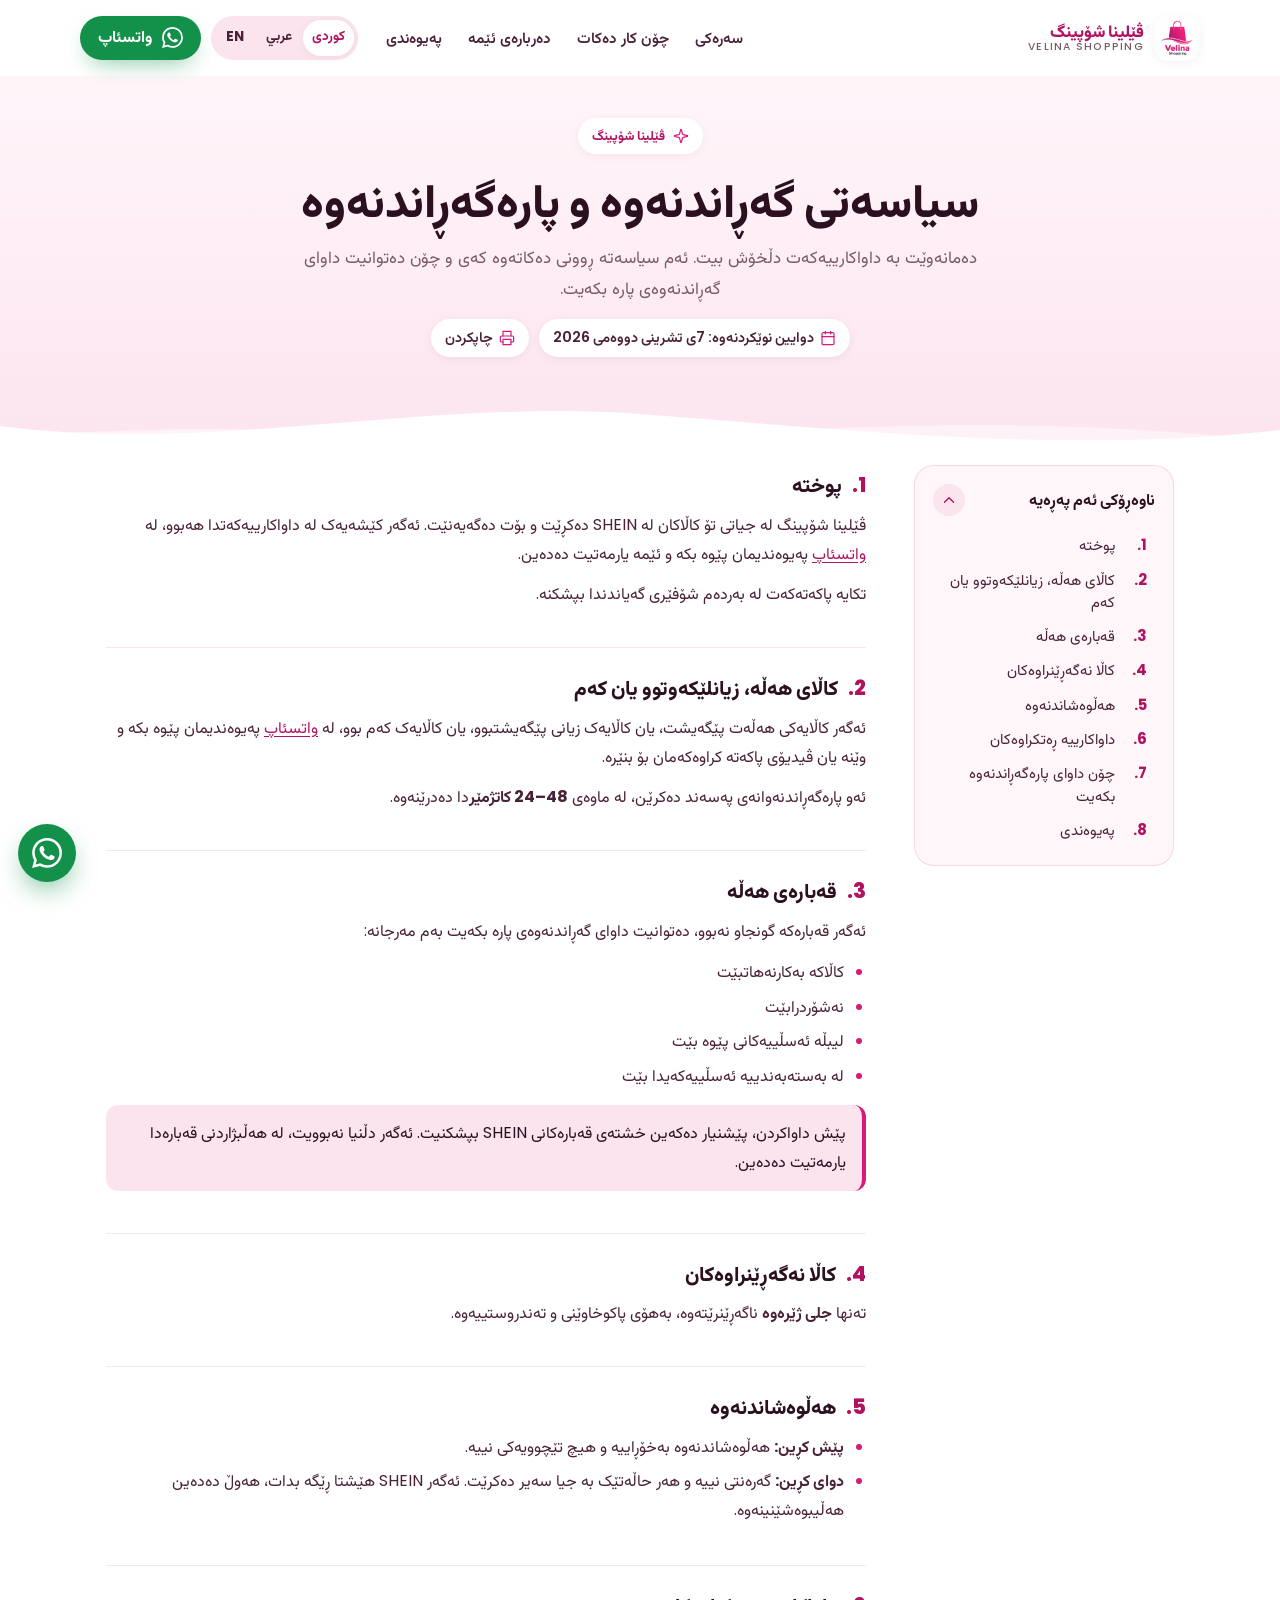
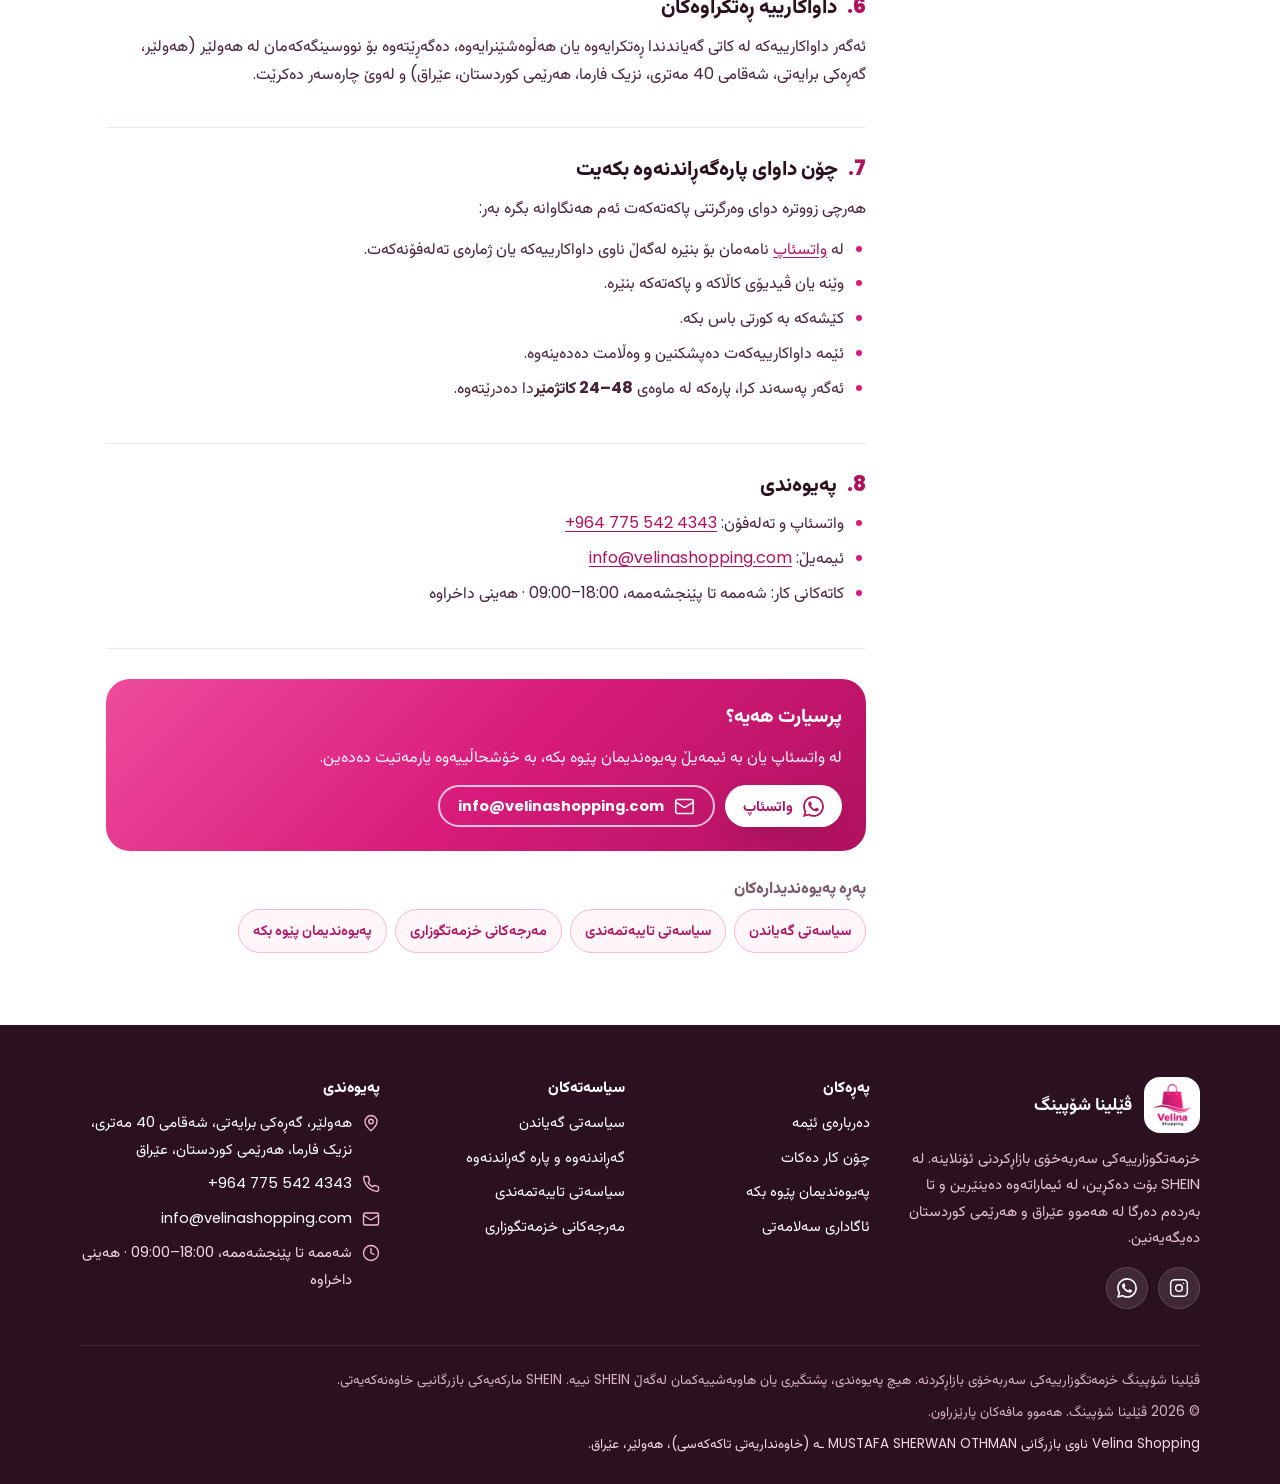
<file: returns.html>
<!DOCTYPE html>
<html lang="ckb" dir="rtl">
<head>
<meta charset="UTF-8">
<meta name="viewport" content="width=device-width, initial-scale=1, viewport-fit=cover">
<title>سیاسەتی گەڕاندنەوە و پارەگەڕاندنەوە | ڤێلینا شۆپینگ</title>
<meta name="description" content="کاڵای هەڵە، زیانلێکەوتوو یان کەم، قەبارەی هەڵە، هەڵوەشاندنەوە و چۆنیەتی داواکردنی پارەگەڕاندنەوە لە ڤێلینا شۆپینگ.">
<meta name="robots" content="index, follow">
<meta name="theme-color" content="#D81B7A">
<meta name="facebook-domain-verification" content="PASTE_CODE_FROM_META" />
<link rel="canonical" href="https://www.velinashopping.com/returns">
<link rel="alternate" hreflang="ckb" href="https://www.velinashopping.com/returns?lang=ku">
<link rel="alternate" hreflang="ar" href="https://www.velinashopping.com/returns?lang=ar">
<link rel="alternate" hreflang="en" href="https://www.velinashopping.com/returns?lang=en">
<link rel="alternate" hreflang="x-default" href="https://www.velinashopping.com/returns">
<meta property="og:type" content="website">
<meta property="og:site_name" content="Velina Shopping – ڤێلینا شۆپینگ">
<meta property="og:title" content="سیاسەتی گەڕاندنەوە و پارەگەڕاندنەوە | ڤێلینا شۆپینگ">
<meta property="og:description" content="کاڵای هەڵە، زیانلێکەوتوو یان کەم، قەبارەی هەڵە، هەڵوەشاندنەوە و چۆنیەتی داواکردنی پارەگەڕاندنەوە لە ڤێلینا شۆپینگ.">
<meta property="og:url" content="https://www.velinashopping.com/returns">
<meta property="og:image" content="https://www.velinashopping.com/assets/img/og-image.jpg">
<meta property="og:image:width" content="1200">
<meta property="og:image:height" content="630">
<meta property="og:image:alt" content="Velina Shopping logo">
<meta property="og:locale" content="ckb_IQ">
<meta property="og:locale:alternate" content="ar_IQ">
<meta property="og:locale:alternate" content="en_US">
<meta name="twitter:card" content="summary_large_image">
<meta name="twitter:title" content="سیاسەتی گەڕاندنەوە و پارەگەڕاندنەوە | ڤێلینا شۆپینگ">
<meta name="twitter:description" content="کاڵای هەڵە، زیانلێکەوتوو یان کەم، قەبارەی هەڵە، هەڵوەشاندنەوە و چۆنیەتی داواکردنی پارەگەڕاندنەوە لە ڤێلینا شۆپینگ.">
<meta name="twitter:image" content="https://www.velinashopping.com/assets/img/og-image.jpg">
<link rel="icon" href="favicon.ico" sizes="any">
<link rel="icon" type="image/png" sizes="32x32" href="assets/img/favicon-32.png">
<link rel="apple-touch-icon" href="assets/img/apple-touch-icon.png">
<link rel="manifest" href="site.webmanifest">
<link rel="preconnect" href="https://fonts.googleapis.com">
<link rel="preconnect" href="https://fonts.gstatic.com" crossorigin>
<link rel="stylesheet" href="https://fonts.googleapis.com/css2?family=Playfair+Display:ital,wght@1,600&family=Poppins:wght@400;500;600;700;800&family=Vazirmatn:wght@400;500;600;700;800&display=swap">
<link rel="stylesheet" href="assets/style.css">
<script>(function(){var d=document.documentElement,l=null,D='ku';try{l=new URLSearchParams(location.search).get('lang')}catch(e){}if(!/^(ku|ar|en)$/.test(l||'')){try{l=localStorage.getItem('velina-lang')}catch(e){}}d.className+=' js';if(/^(ku|ar|en)$/.test(l||'')&&l!==D){d.lang=l==='ku'?'ckb':l;d.dir=l==='en'?'ltr':'rtl';d.className+=' lang-pending'}setTimeout(function(){if(!window.__velinaReady){d.classList.remove('lang-pending');d.className+=' reveal-fallback'}},2500)})();</script>
<script type="application/ld+json">
{
  "@context": "https://schema.org",
  "@type": "LocalBusiness",
  "@id": "https://www.velinashopping.com/#business",
  "name": "Velina Shopping",
  "legalName": "MUSTAFA SHERWAN OTHMAN",
  "alternateName": [
    "ڤێلینا شۆپینگ",
    "ڤيلينا شوبينغ"
  ],
  "description": "Independent online personal-shopping service. Customers choose items on SHEIN, we purchase them on their behalf, ship from the UAE and deliver to the door anywhere in Iraq and the Kurdistan Region. Not affiliated with SHEIN.",
  "url": "https://www.velinashopping.com/",
  "logo": "https://www.velinashopping.com/assets/img/icon-512.png",
  "image": "https://www.velinashopping.com/assets/img/og-image.jpg",
  "telephone": "+9647755424343",
  "email": "info@velinashopping.com",
  "address": {
    "@type": "PostalAddress",
    "streetAddress": "40 Meter Street, Brayati, near Pharma",
    "addressLocality": "Erbil",
    "addressRegion": "Kurdistan Region",
    "addressCountry": "IQ"
  },
  "geo": {
    "@type": "GeoCoordinates",
    "latitude": 36.200478,
    "longitude": 44.039223
  },
  "hasMap": "https://www.google.com/maps?q=36.2004780,44.0392230",
  "openingHoursSpecification": [
    {
      "@type": "OpeningHoursSpecification",
      "dayOfWeek": [
        "Saturday",
        "Sunday",
        "Monday",
        "Tuesday",
        "Wednesday",
        "Thursday"
      ],
      "opens": "09:00",
      "closes": "18:00"
    }
  ],
  "areaServed": [
    {
      "@type": "Country",
      "name": "Iraq"
    }
  ],
  "currenciesAccepted": "IQD",
  "paymentAccepted": "Cash",
  "priceRange": "$$",
  "sameAs": [
    "https://www.instagram.com/velina.shopping"
  ]
}
</script>
</head>
<body data-page="returns">
<svg width="0" height="0" style="position:absolute" aria-hidden="true" focusable="false"><symbol id="i-wa" viewBox="0 0 24 24"><path d="M17.472 14.382c-.297-.149-1.758-.867-2.03-.967-.273-.099-.471-.148-.67.15-.197.297-.767.966-.94 1.164-.173.199-.347.223-.644.075-.297-.15-1.255-.463-2.39-1.475-.883-.788-1.48-1.761-1.653-2.059-.173-.297-.018-.458.13-.606.134-.133.298-.347.446-.52.149-.174.198-.298.298-.497.099-.198.05-.371-.025-.52-.075-.149-.669-1.612-.916-2.207-.242-.579-.487-.5-.669-.51-.173-.008-.371-.01-.57-.01-.198 0-.52.074-.792.372-.272.297-1.04 1.016-1.04 2.479 0 1.462 1.065 2.875 1.213 3.074.149.198 2.096 3.2 5.077 4.487.709.306 1.262.489 1.694.625.712.227 1.36.195 1.871.118.571-.085 1.758-.719 2.006-1.413.248-.694.248-1.289.173-1.413-.074-.124-.272-.198-.57-.347m-5.421 7.403h-.004a9.87 9.87 0 0 1-5.031-1.378l-.361-.214-3.741.982.998-3.648-.235-.374a9.86 9.86 0 0 1-1.51-5.26c.001-5.45 4.436-9.884 9.888-9.884 2.64 0 5.122 1.03 6.988 2.898a9.825 9.825 0 0 1 2.893 6.994c-.003 5.45-4.437 9.884-9.885 9.884m8.413-18.297A11.815 11.815 0 0 0 12.05 0C5.495 0 .16 5.335.157 11.892c0 2.096.547 4.142 1.588 5.945L.057 24l6.305-1.654a11.882 11.882 0 0 0 5.683 1.448h.005c6.554 0 11.89-5.335 11.893-11.893a11.821 11.821 0 0 0-3.48-8.413Z"/></symbol><symbol id="i-fb" viewBox="0 0 24 24"><path d="M24 12.073C24 5.405 18.627 0 12 0S0 5.405 0 12.073C0 18.1 4.388 23.094 10.125 24v-8.437H7.078v-3.49h3.047V9.413c0-3.025 1.792-4.697 4.533-4.697 1.312 0 2.686.236 2.686.236v2.971H15.83c-1.491 0-1.956.93-1.956 1.886v2.264h3.328l-.532 3.49h-2.796V24C19.612 23.094 24 18.1 24 12.073z"/></symbol><symbol id="i-ig" viewBox="0 0 24 24"><rect x="2" y="2" width="20" height="20" rx="5"/><circle cx="12" cy="12" r="4"/><path d="M17.5 6.5h.01"/></symbol><symbol id="i-bag" viewBox="0 0 24 24"><path d="M6 2 3 6v14a2 2 0 0 0 2 2h14a2 2 0 0 0 2-2V6l-3-4Z"/><path d="M3 6h18"/><path d="M16 10a4 4 0 0 1-8 0"/></symbol><symbol id="i-sparkle" viewBox="0 0 24 24"><path d="M9.937 15.5A2 2 0 0 0 8.5 14.063l-6.135-1.582a.5.5 0 0 1 0-.962L8.5 9.936A2 2 0 0 0 9.937 8.5l1.582-6.135a.5.5 0 0 1 .963 0L14.063 8.5A2 2 0 0 0 15.5 9.937l6.135 1.581a.5.5 0 0 1 0 .964L15.5 14.063a2 2 0 0 0-1.437 1.437l-1.582 6.135a.5.5 0 0 1-.963 0z"/></symbol><symbol id="i-truck" viewBox="0 0 24 24"><path d="M14 18V6a2 2 0 0 0-2-2H4a2 2 0 0 0-2 2v11a1 1 0 0 0 1 1h2"/><path d="M15 18H9"/><path d="M19 18h2a1 1 0 0 0 1-1v-3.65a1 1 0 0 0-.22-.624l-3.48-4.35A1 1 0 0 0 17.52 8H14"/><circle cx="17" cy="18" r="2"/><circle cx="7" cy="18" r="2"/></symbol><symbol id="i-plane" viewBox="0 0 24 24"><path d="M17.8 19.2 16 11l3.5-3.5C21 6 21.5 4 21 3c-1-.5-3 0-4.5 1.5L13 8 4.8 6.2c-.5-.1-.9.1-1.1.5l-.3.5c-.2.5-.1 1 .3 1.3L9 12l-2 3H4l-1 1 3 2 2 3 1-1v-3l3-2 3.5 5.3c.3.4.8.5 1.3.3l.5-.2c.4-.3.6-.7.5-1.2z"/></symbol><symbol id="i-shield" viewBox="0 0 24 24"><path d="M20 13c0 5-3.5 7.5-7.66 8.95a1 1 0 0 1-.67-.01C7.5 20.5 4 18 4 13V6a1 1 0 0 1 1-1c2 0 4.5-1.2 6.24-2.72a1.17 1.17 0 0 1 1.52 0C14.51 3.81 17 5 19 5a1 1 0 0 1 1 1z"/><path d="m9 12 2 2 4-4"/></symbol><symbol id="i-alert" viewBox="0 0 24 24"><path d="M20 13c0 5-3.5 7.5-7.66 8.95a1 1 0 0 1-.67-.01C7.5 20.5 4 18 4 13V6a1 1 0 0 1 1-1c2 0 4.5-1.2 6.24-2.72a1.17 1.17 0 0 1 1.52 0C14.51 3.81 17 5 19 5a1 1 0 0 1 1 1z"/><path d="M12 8v4"/><path d="M12 16h.01"/></symbol><symbol id="i-cash" viewBox="0 0 24 24"><rect x="2" y="6" width="20" height="12" rx="2"/><circle cx="12" cy="12" r="2"/><path d="M6 12h.01M18 12h.01"/></symbol><symbol id="i-clock" viewBox="0 0 24 24"><circle cx="12" cy="12" r="10"/><path d="M12 6v6l4 2"/></symbol><symbol id="i-pin" viewBox="0 0 24 24"><path d="M20 10c0 4.993-5.539 10.193-7.399 11.799a1 1 0 0 1-1.202 0C9.539 20.193 4 14.993 4 10a8 8 0 0 1 16 0"/><circle cx="12" cy="10" r="3"/></symbol><symbol id="i-phone" viewBox="0 0 24 24"><path d="M22 16.92v3a2 2 0 0 1-2.18 2 19.79 19.79 0 0 1-8.63-3.07 19.5 19.5 0 0 1-6-6 19.79 19.79 0 0 1-3.07-8.67A2 2 0 0 1 4.11 2h3a2 2 0 0 1 2 1.72 12.84 12.84 0 0 0 .7 2.81 2 2 0 0 1-.45 2.11L8.09 9.91a16 16 0 0 0 6 6l1.27-1.27a2 2 0 0 1 2.11-.45 12.84 12.84 0 0 0 2.81.7A2 2 0 0 1 22 16.92z"/></symbol><symbol id="i-mail" viewBox="0 0 24 24"><rect x="2" y="4" width="20" height="16" rx="2"/><path d="m22 7-8.97 5.7a1.94 1.94 0 0 1-2.06 0L2 7"/></symbol><symbol id="i-check" viewBox="0 0 24 24"><path d="M22 11.08V12a10 10 0 1 1-5.93-9.14"/><path d="m9 11 3 3L22 4"/></symbol><symbol id="i-clip" viewBox="0 0 24 24"><rect x="8" y="2" width="8" height="4" rx="1"/><path d="M16 4h2a2 2 0 0 1 2 2v14a2 2 0 0 1-2 2H6a2 2 0 0 1-2-2V6a2 2 0 0 1 2-2h2"/><path d="m9 14 2 2 4-4"/></symbol><symbol id="i-send" viewBox="0 0 24 24"><path d="M14.536 21.686a.5.5 0 0 0 .937-.024l6.5-19a.496.496 0 0 0-.635-.635l-19 6.5a.5.5 0 0 0-.024.937l7.93 3.18a2 2 0 0 1 1.112 1.11z"/><path d="m21.854 2.147-10.94 10.939"/></symbol><symbol id="i-home" viewBox="0 0 24 24"><path d="M15 21v-8a1 1 0 0 0-1-1h-4a1 1 0 0 0-1 1v8"/><path d="M3 10a2 2 0 0 1 .709-1.528l7-5.999a2 2 0 0 1 2.582 0l7 5.999A2 2 0 0 1 21 10v9a2 2 0 0 1-2 2H5a2 2 0 0 1-2-2z"/></symbol><symbol id="i-store" viewBox="0 0 24 24"><path d="M3 9 4.5 4h15L21 9"/><path d="M4 9v11h16V9"/><path d="M3 9a3 3 0 0 0 6 0 3 3 0 0 0 6 0 3 3 0 0 0 6 0"/><path d="M10 20v-5h4v5"/></symbol><symbol id="i-percent" viewBox="0 0 24 24"><path d="M3.85 8.62a4 4 0 0 1 4.78-4.77 4 4 0 0 1 6.74 0 4 4 0 0 1 4.78 4.78 4 4 0 0 1 0 6.74 4 4 0 0 1-4.77 4.78 4 4 0 0 1-6.75 0 4 4 0 0 1-4.78-4.77 4 4 0 0 1 0-6.76Z"/><path d="m15 9-6 6"/><path d="M9 9h.01"/><path d="M15 15h.01"/></symbol><symbol id="i-swap" viewBox="0 0 24 24"><path d="m8 3-4 4 4 4"/><path d="M4 7h16"/><path d="m16 21 4-4-4-4"/><path d="M20 17H4"/></symbol><symbol id="i-chev" viewBox="0 0 24 24"><path d="m6 9 6 6 6-6"/></symbol><symbol id="i-menu" viewBox="0 0 24 24"><path d="M4 6h16M4 12h16M4 18h16"/></symbol><symbol id="i-close" viewBox="0 0 24 24"><path d="M18 6 6 18M6 6l12 12"/></symbol><symbol id="i-dress" viewBox="0 0 24 24"><path d="M9 2v3l-2 4 2 1-4 12h14l-4-12 2-1-2-4V2"/><path d="M9 5h6"/></symbol><symbol id="i-baby" viewBox="0 0 24 24"><path d="M9 12h.01"/><path d="M15 12h.01"/><path d="M10 16c.5.3 1.2.5 2 .5s1.5-.2 2-.5"/><path d="M19 6.3a9 9 0 0 1 1.8 3.9 2 2 0 0 1 0 3.6 9 9 0 0 1-17.6 0 2 2 0 0 1 0-3.6A9 9 0 0 1 12 3c2 0 3.5 1.1 3.5 2.5s-.9 2.5-2 2.5c-.8 0-1.5-.4-1.5-1"/></symbol><symbol id="i-handbag" viewBox="0 0 24 24"><path d="M2.048 18.566A2 2 0 0 0 4 21h16a2 2 0 0 0 1.952-2.434l-2-9A2 2 0 0 0 18 8H6a2 2 0 0 0-1.952 1.566z"/><path d="M8 11V6a4 4 0 0 1 8 0v5"/></symbol><symbol id="i-gem" viewBox="0 0 24 24"><path d="M6 3h12l4 6-10 13L2 9Z"/><path d="M11 3 8 9l4 13 4-13-3-6"/><path d="M2 9h20"/></symbol><symbol id="i-ruler" viewBox="0 0 24 24"><path d="M21.3 15.3a2.4 2.4 0 0 1 0 3.4l-2.6 2.6a2.4 2.4 0 0 1-3.4 0L2.7 8.7a2.41 2.41 0 0 1 0-3.4l2.6-2.6a2.41 2.41 0 0 1 3.4 0Z"/><path d="m14.5 12.5 2-2"/><path d="m11.5 9.5 2-2"/><path d="m8.5 6.5 2-2"/><path d="m17.5 15.5 2-2"/></symbol><symbol id="i-user" viewBox="0 0 24 24"><path d="M19 21v-2a4 4 0 0 0-4-4H9a4 4 0 0 0-4 4v2"/><circle cx="12" cy="7" r="4"/></symbol><symbol id="i-printer" viewBox="0 0 24 24"><path d="M6 9V2h12v7"/><path d="M6 18H4a2 2 0 0 1-2-2v-5a2 2 0 0 1 2-2h16a2 2 0 0 1 2 2v5a2 2 0 0 1-2 2h-2"/><rect x="6" y="14" width="12" height="8"/></symbol><symbol id="i-box" viewBox="0 0 24 24"><path d="M11 21.73a2 2 0 0 0 2 0l7-4A2 2 0 0 0 21 16V8a2 2 0 0 0-1-1.73l-7-4a2 2 0 0 0-2 0l-7 4A2 2 0 0 0 3 8v8a2 2 0 0 0 1 1.73z"/><path d="M12 22V12"/><path d="m3.3 7 8.7 5 8.7-5"/></symbol><symbol id="i-lock" viewBox="0 0 24 24"><rect x="3" y="11" width="18" height="11" rx="2"/><path d="M7 11V7a5 5 0 0 1 10 0v4"/></symbol><symbol id="i-heart" viewBox="0 0 24 24"><path d="M19 14c1.49-1.46 3-3.21 3-5.5A5.5 5.5 0 0 0 16.5 3c-1.76 0-3 .5-4.5 2-1.5-1.5-2.74-2-4.5-2A5.5 5.5 0 0 0 2 8.5c0 2.3 1.5 4.05 3 5.5l7 7Z"/></symbol><symbol id="i-calendar" viewBox="0 0 24 24"><rect x="3" y="4" width="18" height="18" rx="2"/><path d="M16 2v4M8 2v4M3 10h18"/></symbol><symbol id="i-arrow" viewBox="0 0 24 24"><path d="M5 12h14"/><path d="m12 5 7 7-7 7"/></symbol></svg>
<div id="app">
<a class="skip-link" href="#main">بازدان بۆ ناوەڕۆک</a><header class="site-header" id="top"><div class="container header-inner"><a class="brand" href="index.html"><img src="assets/img/logo-128.png" width="46" height="46" alt="Velina Shopping logo"><span class="brand-name">ڤێلینا شۆپینگ<small>VELINA SHOPPING</small></span></a><nav class="main-nav" id="mainNav" aria-label="مێنیو"><a href="index.html">سەرەکی</a><a href="how-it-works.html">چۆن کار دەکات</a><a href="about.html">دەربارەی ئێمە</a><a href="contact.html">پەیوەندی</a></nav><div class="lang-switch" role="group" aria-label="زمان"><button type="button" data-lang="ku" lang="ckb" aria-pressed="true">کوردی</button><button type="button" data-lang="ar" lang="ar" aria-pressed="false">عربي</button><button type="button" data-lang="en" lang="en" aria-pressed="false">EN</button></div><a class="btn btn-wa header-wa" href="https://wa.me/9647755424343?text=%D8%B3%DA%B5%D8%A7%D9%88%20%DA%A4%DB%8E%D9%84%DB%8C%D9%86%D8%A7%20%D8%B4%DB%86%D9%BE%DB%8C%D9%86%DA%AF%20%F0%9F%8C%B8%20%D8%AF%DB%95%D9%85%DB%95%D9%88%DB%8E%D8%AA%20%D9%84%DB%95%20SHEIN%20%D8%A6%DB%86%D8%B1%D8%AF%DB%95%D8%B1%20%D8%A8%DA%A9%DB%95%D9%85." target="_blank" rel="noopener" aria-label="لە واتسئاپ پەیوەندیمان پێوە بکە"><svg class="icon icon-fill" aria-hidden="true" focusable="false"><use href="#i-wa"></use></svg><span>واتسئاپ</span></a><button class="menu-toggle" type="button" aria-expanded="false" aria-controls="mainNav" aria-label="مێنیو"><svg class="icon i-open" aria-hidden="true" focusable="false"><use href="#i-menu"></use></svg><svg class="icon i-close" aria-hidden="true" focusable="false"><use href="#i-close"></use></svg></button></div></header><main id="main"><section class="page-hero"><div class="container narrow"><span class="kicker"><svg class="icon" aria-hidden="true" focusable="false"><use href="#i-sparkle"></use></svg>ڤێلینا شۆپینگ</span><h1>سیاسەتی گەڕاندنەوە و پارەگەڕاندنەوە</h1><p class="lead">دەمانەوێت بە داواکارییەکەت دڵخۆش بیت. ئەم سیاسەتە ڕوونی دەکاتەوە کەی و چۆن دەتوانیت داوای گەڕاندنەوەی پارە بکەیت.</p><div class="meta-row"><span class="badge"><svg class="icon" aria-hidden="true" focusable="false"><use href="#i-calendar"></use></svg>دوایین نوێکردنەوە: 7ی تشرینی دووەمی 2026</span><button type="button" class="badge no-print" data-print style="border:0;cursor:pointer"><svg class="icon" aria-hidden="true" focusable="false"><use href="#i-printer"></use></svg>چاپکردن</button></div></div><div class="wave" aria-hidden="true"><svg viewBox="0 0 1440 120" preserveAspectRatio="none"><path fill="currentColor" d="M0,64 C240,120 480,8 720,40 C960,72 1200,120 1440,72 L1440,120 L0,120 Z"/><path fill="currentColor" opacity=".5" d="M0,88 C300,40 560,110 820,80 C1080,50 1260,60 1440,96 L1440,120 L0,120 Z"/></svg></div></section><div class="container doc-wrap"><details class="toc" data-toc><summary>ناوەڕۆکی ئەم پەڕەیە<span class="chev"><svg class="icon" aria-hidden="true" focusable="false"><use href="#i-chev"></use></svg></span></summary><ol><li><a href="#overview">پوختە</a></li><li><a href="#wrong-damaged-missing">کاڵای هەڵە، زیانلێکەوتوو یان کەم</a></li><li><a href="#wrong-size">قەبارەی هەڵە</a></li><li><a href="#non-returnable">کاڵا نەگەڕێنراوەکان</a></li><li><a href="#cancellations">هەڵوەشاندنەوە</a></li><li><a href="#refused-orders">داواکارییە ڕەتکراوەکان</a></li><li><a href="#how-to-request">چۆن داوای پارەگەڕاندنەوە بکەیت</a></li><li><a href="#contact">پەیوەندی</a></li></ol></details><article class="doc"><section class="doc-sec" id="overview"><h2><span class="n">1.</span><span>پوختە</span></h2><p>ڤێلینا شۆپینگ لە جیاتی تۆ کاڵاکان لە SHEIN دەکڕێت و بۆت دەگەیەنێت. ئەگەر کێشەیەک لە داواکارییەکەتدا هەبوو، لە <a href="https://wa.me/9647755424343?text=%D8%B3%DA%B5%D8%A7%D9%88%20%DA%A4%DB%8E%D9%84%DB%8C%D9%86%D8%A7%20%D8%B4%DB%86%D9%BE%DB%8C%D9%86%DA%AF%20%F0%9F%8C%B8%20%D8%AF%DB%95%D9%85%DB%95%D9%88%DB%8E%D8%AA%20%D9%84%DB%95%20SHEIN%20%D8%A6%DB%86%D8%B1%D8%AF%DB%95%D8%B1%20%D8%A8%DA%A9%DB%95%D9%85." target="_blank" rel="noopener">واتسئاپ</a> پەیوەندیمان پێوە بکە و ئێمە یارمەتیت دەدەین.</p><p>تکایە پاکەتەکەت لە بەردەم شۆفێری گەیاندندا بپشکنە.</p></section><section class="doc-sec" id="wrong-damaged-missing"><h2><span class="n">2.</span><span>کاڵای هەڵە، زیانلێکەوتوو یان کەم</span></h2><p>ئەگەر کاڵایەکی هەڵەت پێگەیشت، یان کاڵایەک زیانی پێگەیشتبوو، یان کاڵایەک کەم بوو، لە <a href="https://wa.me/9647755424343?text=%D8%B3%DA%B5%D8%A7%D9%88%20%DA%A4%DB%8E%D9%84%DB%8C%D9%86%D8%A7%20%D8%B4%DB%86%D9%BE%DB%8C%D9%86%DA%AF%20%F0%9F%8C%B8%20%D8%AF%DB%95%D9%85%DB%95%D9%88%DB%8E%D8%AA%20%D9%84%DB%95%20SHEIN%20%D8%A6%DB%86%D8%B1%D8%AF%DB%95%D8%B1%20%D8%A8%DA%A9%DB%95%D9%85." target="_blank" rel="noopener">واتسئاپ</a> پەیوەندیمان پێوە بکە و وێنە یان ڤیدیۆی پاکەتە کراوەکەمان بۆ بنێرە.</p><p>ئەو پارەگەڕاندنەوانەی پەسەند دەکرێن، لە ماوەی <strong><bdi dir="ltr">24–48</bdi> کاتژمێر</strong>دا دەدرێنەوە.</p></section><section class="doc-sec" id="wrong-size"><h2><span class="n">3.</span><span>قەبارەی هەڵە</span></h2><p>ئەگەر قەبارەکە گونجاو نەبوو، دەتوانیت داوای گەڕاندنەوەی پارە بکەیت بەم مەرجانە:</p><ul><li>کاڵاکە بەکارنەهاتبێت</li><li>نەشۆردرابێت</li><li>لیبڵە ئەسڵییەکانی پێوە بێت</li><li>لە بەستەبەندییە ئەسڵییەکەیدا بێت</li></ul><div class="note">پێش داواکردن، پێشنیار دەکەین خشتەی قەبارەکانی SHEIN بپشکنیت. ئەگەر دڵنیا نەبوویت، لە هەڵبژاردنی قەبارەدا یارمەتیت دەدەین.</div></section><section class="doc-sec" id="non-returnable"><h2><span class="n">4.</span><span>کاڵا نەگەڕێنراوەکان</span></h2><p>تەنها <strong>جلی ژێرەوە</strong> ناگەڕێنرێتەوە، بەهۆی پاکوخاوێنی و تەندروستییەوە.</p></section><section class="doc-sec" id="cancellations"><h2><span class="n">5.</span><span>هەڵوەشاندنەوە</span></h2><ul><li><strong>پێش کڕین:</strong> هەڵوەشاندنەوە بەخۆڕاییە و هیچ تێچوویەکی نییە.</li><li><strong>دوای کڕین:</strong> گەرەنتی نییە و هەر حاڵەتێک بە جیا سەیر دەکرێت. ئەگەر SHEIN هێشتا ڕێگە بدات، هەوڵ دەدەین هەڵیبوەشێنینەوە.</li></ul></section><section class="doc-sec" id="refused-orders"><h2><span class="n">6.</span><span>داواکارییە ڕەتکراوەکان</span></h2><p>ئەگەر داواکارییەکە لە کاتی گەیاندندا ڕەتکرایەوە یان هەڵوەشێنرایەوە، دەگەڕێتەوە بۆ نووسینگەکەمان لە هەولێر (هەولێر، گەڕەکی برایەتی، شەقامی 40 مەتری، نزیک فارما، هەرێمی کوردستان، عێراق) و لەوێ چارەسەر دەکرێت.</p></section><section class="doc-sec" id="how-to-request"><h2><span class="n">7.</span><span>چۆن داوای پارەگەڕاندنەوە بکەیت</span></h2><p>هەرچی زووترە دوای وەرگرتنی پاکەتەکەت ئەم هەنگاوانە بگرە بەر:</p><ul><li>لە <a href="https://wa.me/9647755424343?text=%D8%B3%DA%B5%D8%A7%D9%88%20%DA%A4%DB%8E%D9%84%DB%8C%D9%86%D8%A7%20%D8%B4%DB%86%D9%BE%DB%8C%D9%86%DA%AF%20%F0%9F%8C%B8%20%D8%AF%DB%95%D9%85%DB%95%D9%88%DB%8E%D8%AA%20%D9%84%DB%95%20SHEIN%20%D8%A6%DB%86%D8%B1%D8%AF%DB%95%D8%B1%20%D8%A8%DA%A9%DB%95%D9%85." target="_blank" rel="noopener">واتسئاپ</a> نامەمان بۆ بنێرە لەگەڵ ناوی داواکارییەکە یان ژمارەی تەلەفۆنەکەت.</li><li>وێنە یان ڤیدیۆی کاڵاکە و پاکەتەکە بنێرە.</li><li>کێشەکە بە کورتی باس بکە.</li><li>ئێمە داواکارییەکەت دەپشکنین و وەڵامت دەدەینەوە.</li><li>ئەگەر پەسەند کرا، پارەکە لە ماوەی <strong><bdi dir="ltr">24–48</bdi> کاتژمێر</strong>دا دەدرێتەوە.</li></ul></section><section class="doc-sec" id="contact"><h2><span class="n">8.</span><span>پەیوەندی</span></h2><ul><li>واتسئاپ و تەلەفۆن: <a href="https://wa.me/9647755424343?text=%D8%B3%DA%B5%D8%A7%D9%88%20%DA%A4%DB%8E%D9%84%DB%8C%D9%86%D8%A7%20%D8%B4%DB%86%D9%BE%DB%8C%D9%86%DA%AF%20%F0%9F%8C%B8%20%D8%AF%DB%95%D9%85%DB%95%D9%88%DB%8E%D8%AA%20%D9%84%DB%95%20SHEIN%20%D8%A6%DB%86%D8%B1%D8%AF%DB%95%D8%B1%20%D8%A8%DA%A9%DB%95%D9%85." target="_blank" rel="noopener"><bdi dir="ltr">+964 775 542 4343</bdi></a></li><li>ئیمەیڵ: <a href="mailto:info@velinashopping.com"><bdi dir="ltr">info@velinashopping.com</bdi></a></li><li>کاتەکانی کار: شەممە تا پێنجشەممە، <bdi dir="ltr">09:00–18:00</bdi> · هەینی داخراوە</li></ul></section><div class="help-box"><h2>پرسیارت هەیە؟</h2><p>لە واتسئاپ یان بە ئیمەیڵ پەیوەندیمان پێوە بکە، بە خۆشحاڵییەوە یارمەتیت دەدەین.</p><div class="help-actions"><a class="btn btn-white btn-sm" href="https://wa.me/9647755424343?text=%D8%B3%DA%B5%D8%A7%D9%88%20%DA%A4%DB%8E%D9%84%DB%8C%D9%86%D8%A7%20%D8%B4%DB%86%D9%BE%DB%8C%D9%86%DA%AF%20%F0%9F%8C%B8%20%D8%AF%DB%95%D9%85%DB%95%D9%88%DB%8E%D8%AA%20%D9%84%DB%95%20SHEIN%20%D8%A6%DB%86%D8%B1%D8%AF%DB%95%D8%B1%20%D8%A8%DA%A9%DB%95%D9%85." target="_blank" rel="noopener"><svg class="icon icon-fill" aria-hidden="true" focusable="false"><use href="#i-wa"></use></svg>واتسئاپ</a><a class="btn btn-outline-white btn-sm" href="mailto:info@velinashopping.com"><svg class="icon" aria-hidden="true" focusable="false"><use href="#i-mail"></use></svg><bdi dir="ltr">info@velinashopping.com</bdi></a></div></div><nav class="related" aria-label="پەڕە پەیوەندیدارەکان"><h2>پەڕە پەیوەندیدارەکان</h2><ul><li><a href="shipping.html">سیاسەتی گەیاندن</a></li><li><a href="privacy.html">سیاسەتی تایبەتمەندی</a></li><li><a href="terms.html">مەرجەکانی خزمەتگوزاری</a></li><li><a href="contact.html">پەیوەندیمان پێوە بکە</a></li></ul></nav></article></div></main><footer class="site-footer"><div class="container"><div class="footer-grid"><div class="footer-col"><div class="footer-brand"><img src="assets/img/logo-128.png" width="56" height="56" alt="" loading="lazy"><strong>ڤێلینا شۆپینگ</strong></div><p class="footer-desc">خزمەتگوزارییەکی سەربەخۆی بازاڕکردنی ئۆنلاینە. لە SHEIN بۆت دەکڕین، لە ئیماراتەوە دەینێرین و تا بەردەم دەرگا لە هەموو عێراق و هەرێمی کوردستان دەیگەیەنین.</p><div class="socials"><a href="https://www.instagram.com/velina.shopping" target="_blank" rel="noopener" aria-label="Instagram"><svg class="icon" aria-hidden="true" focusable="false"><use href="#i-ig"></use></svg></a><a href="https://wa.me/9647755424343?text=%D8%B3%DA%B5%D8%A7%D9%88%20%DA%A4%DB%8E%D9%84%DB%8C%D9%86%D8%A7%20%D8%B4%DB%86%D9%BE%DB%8C%D9%86%DA%AF%20%F0%9F%8C%B8%20%D8%AF%DB%95%D9%85%DB%95%D9%88%DB%8E%D8%AA%20%D9%84%DB%95%20SHEIN%20%D8%A6%DB%86%D8%B1%D8%AF%DB%95%D8%B1%20%D8%A8%DA%A9%DB%95%D9%85." target="_blank" rel="noopener" aria-label="WhatsApp"><svg class="icon icon-fill" aria-hidden="true" focusable="false"><use href="#i-wa"></use></svg></a></div></div><nav class="footer-col" aria-label="پەڕەکان"><h2>پەڕەکان</h2><ul><li><a href="about.html">دەربارەی ئێمە</a></li><li><a href="how-it-works.html">چۆن کار دەکات</a></li><li><a href="contact.html">پەیوەندیمان پێوە بکە</a></li><li><a href="index.html#stay-safe">ئاگاداری سەلامەتی</a></li></ul></nav><nav class="footer-col" aria-label="سیاسەتەکان"><h2>سیاسەتەکان</h2><ul><li><a href="shipping.html">سیاسەتی گەیاندن</a></li><li><a href="returns.html">گەڕاندنەوە و پارە گەڕاندنەوە</a></li><li><a href="privacy.html">سیاسەتی تایبەتمەندی</a></li><li><a href="terms.html">مەرجەکانی خزمەتگوزاری</a></li></ul></nav><div class="footer-col footer-contact-col"><h2>پەیوەندی</h2><ul class="footer-contact"><li><svg class="icon" aria-hidden="true" focusable="false"><use href="#i-pin"></use></svg><a href="https://www.google.com/maps?q=36.2004780,44.0392230" target="_blank" rel="noopener">هەولێر، گەڕەکی برایەتی، شەقامی 40 مەتری، نزیک فارما، هەرێمی کوردستان، عێراق</a></li><li><svg class="icon" aria-hidden="true" focusable="false"><use href="#i-phone"></use></svg><a href="tel:+9647755424343"><bdi dir="ltr">+964 775 542 4343</bdi></a></li><li><svg class="icon" aria-hidden="true" focusable="false"><use href="#i-mail"></use></svg><a href="mailto:info@velinashopping.com"><bdi dir="ltr">info@velinashopping.com</bdi></a></li><li><svg class="icon" aria-hidden="true" focusable="false"><use href="#i-clock"></use></svg><span>شەممە تا پێنجشەممە، <bdi dir="ltr">09:00–18:00</bdi> · هەینی داخراوە</span></li></ul></div></div><div class="footer-bottom"><p>ڤێلینا شۆپینگ خزمەتگوزارییەکی سەربەخۆی بازاڕکردنە. هیچ پەیوەندی، پشتگیری یان هاوبەشییەکمان لەگەڵ SHEIN نییە. SHEIN مارکەیەکی بازرگانیی خاوەنەکەیەتی.</p><p>© <bdi dir="ltr">2026</bdi> ڤێلینا شۆپینگ. هەموو مافەکان پارێزراون.</p><p class="legal-line" lang="en" dir="ltr">Velina Shopping is a trading name of <bdi dir="ltr">MUSTAFA SHERWAN OTHMAN</bdi> (sole proprietor), Erbil, Iraq.</p></div></div></footer><a class="wa-float" href="https://wa.me/9647755424343?text=%D8%B3%DA%B5%D8%A7%D9%88%20%DA%A4%DB%8E%D9%84%DB%8C%D9%86%D8%A7%20%D8%B4%DB%86%D9%BE%DB%8C%D9%86%DA%AF%20%F0%9F%8C%B8%20%D8%AF%DB%95%D9%85%DB%95%D9%88%DB%8E%D8%AA%20%D9%84%DB%95%20SHEIN%20%D8%A6%DB%86%D8%B1%D8%AF%DB%95%D8%B1%20%D8%A8%DA%A9%DB%95%D9%85." target="_blank" rel="noopener" aria-label="لە واتسئاپ پەیوەندیمان پێوە بکە"><svg class="icon icon-fill" aria-hidden="true" focusable="false"><use href="#i-wa"></use></svg></a>
</div>
<noscript><p style="text-align:center;padding:12px;background:#FCE4EF;margin:0">بۆ گۆڕینی زمان و بەکارهێنانی حیسابکەری نرخ، تکایە JavaScript چالاک بکە.</p></noscript>
<script src="assets/config.js"></script>
<script src="assets/i18n.js"></script>
<script src="assets/main.js"></script>
</body>
</html>
</file>
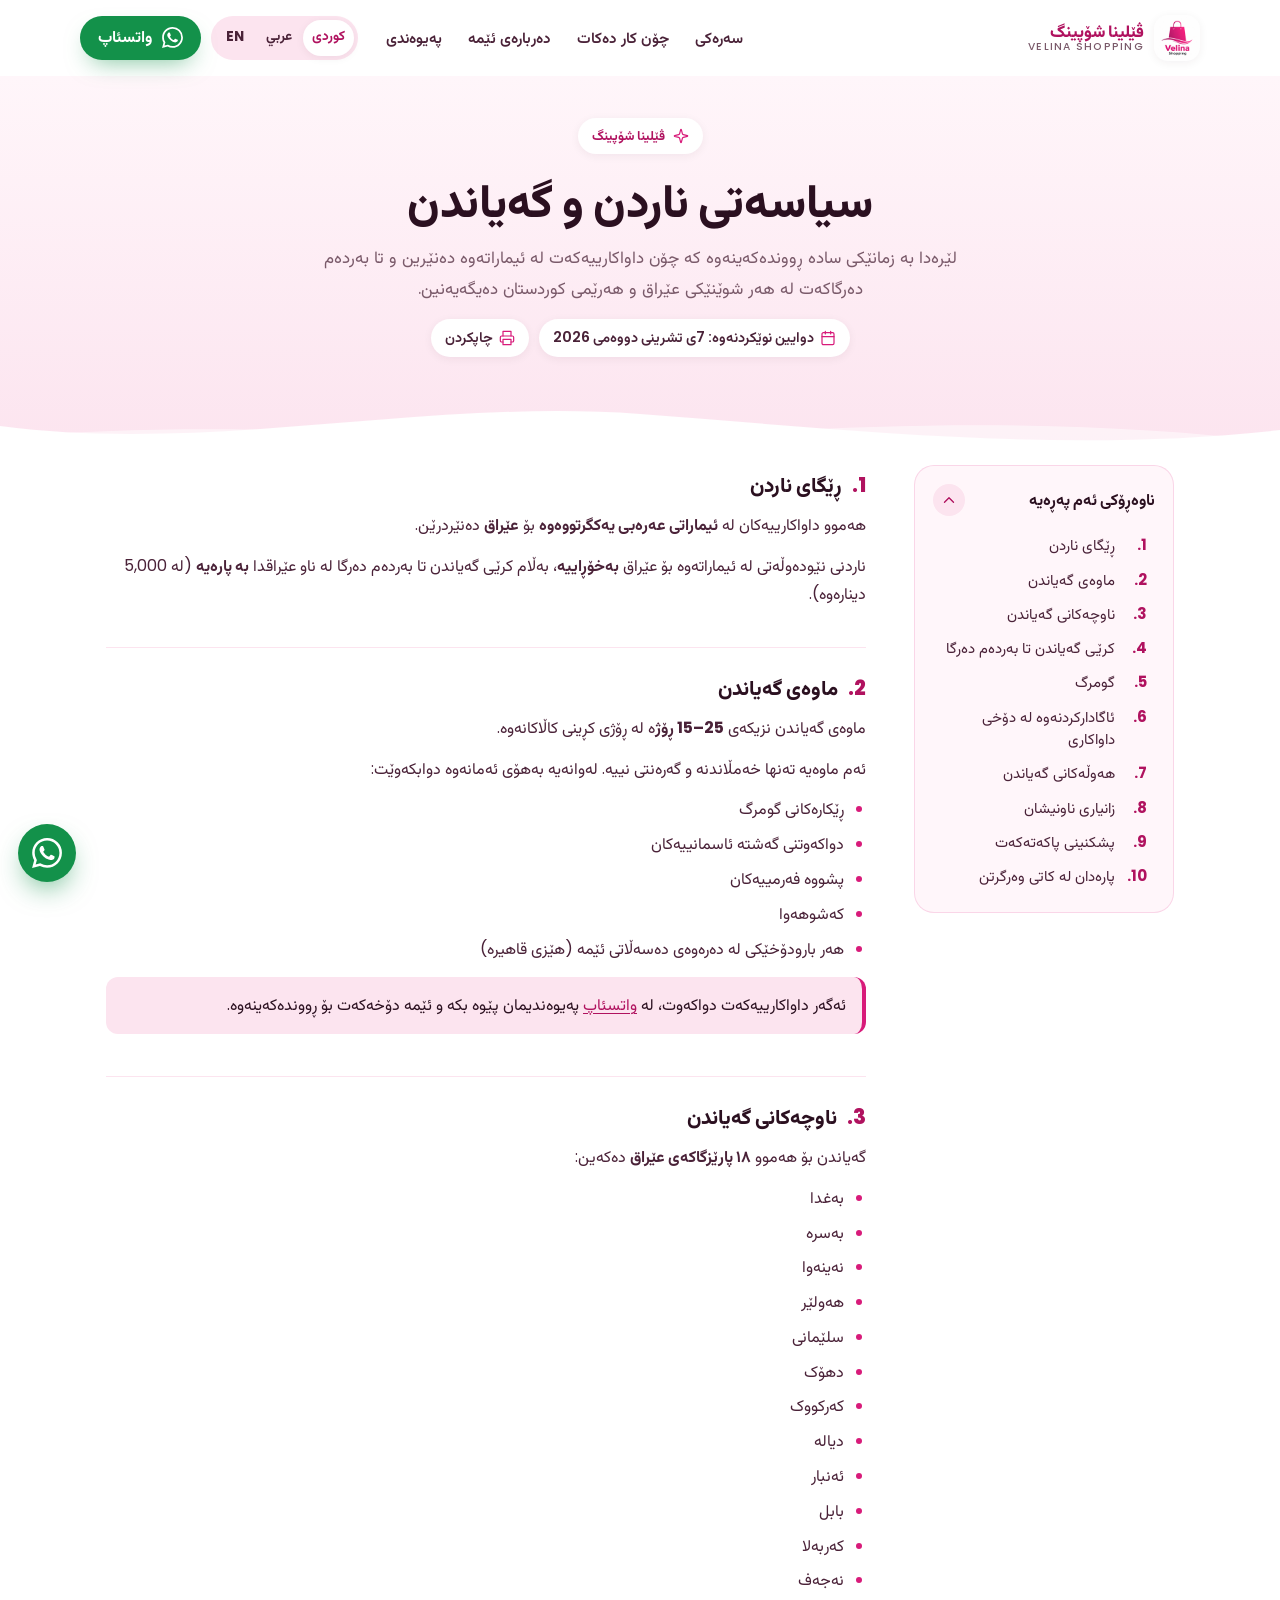
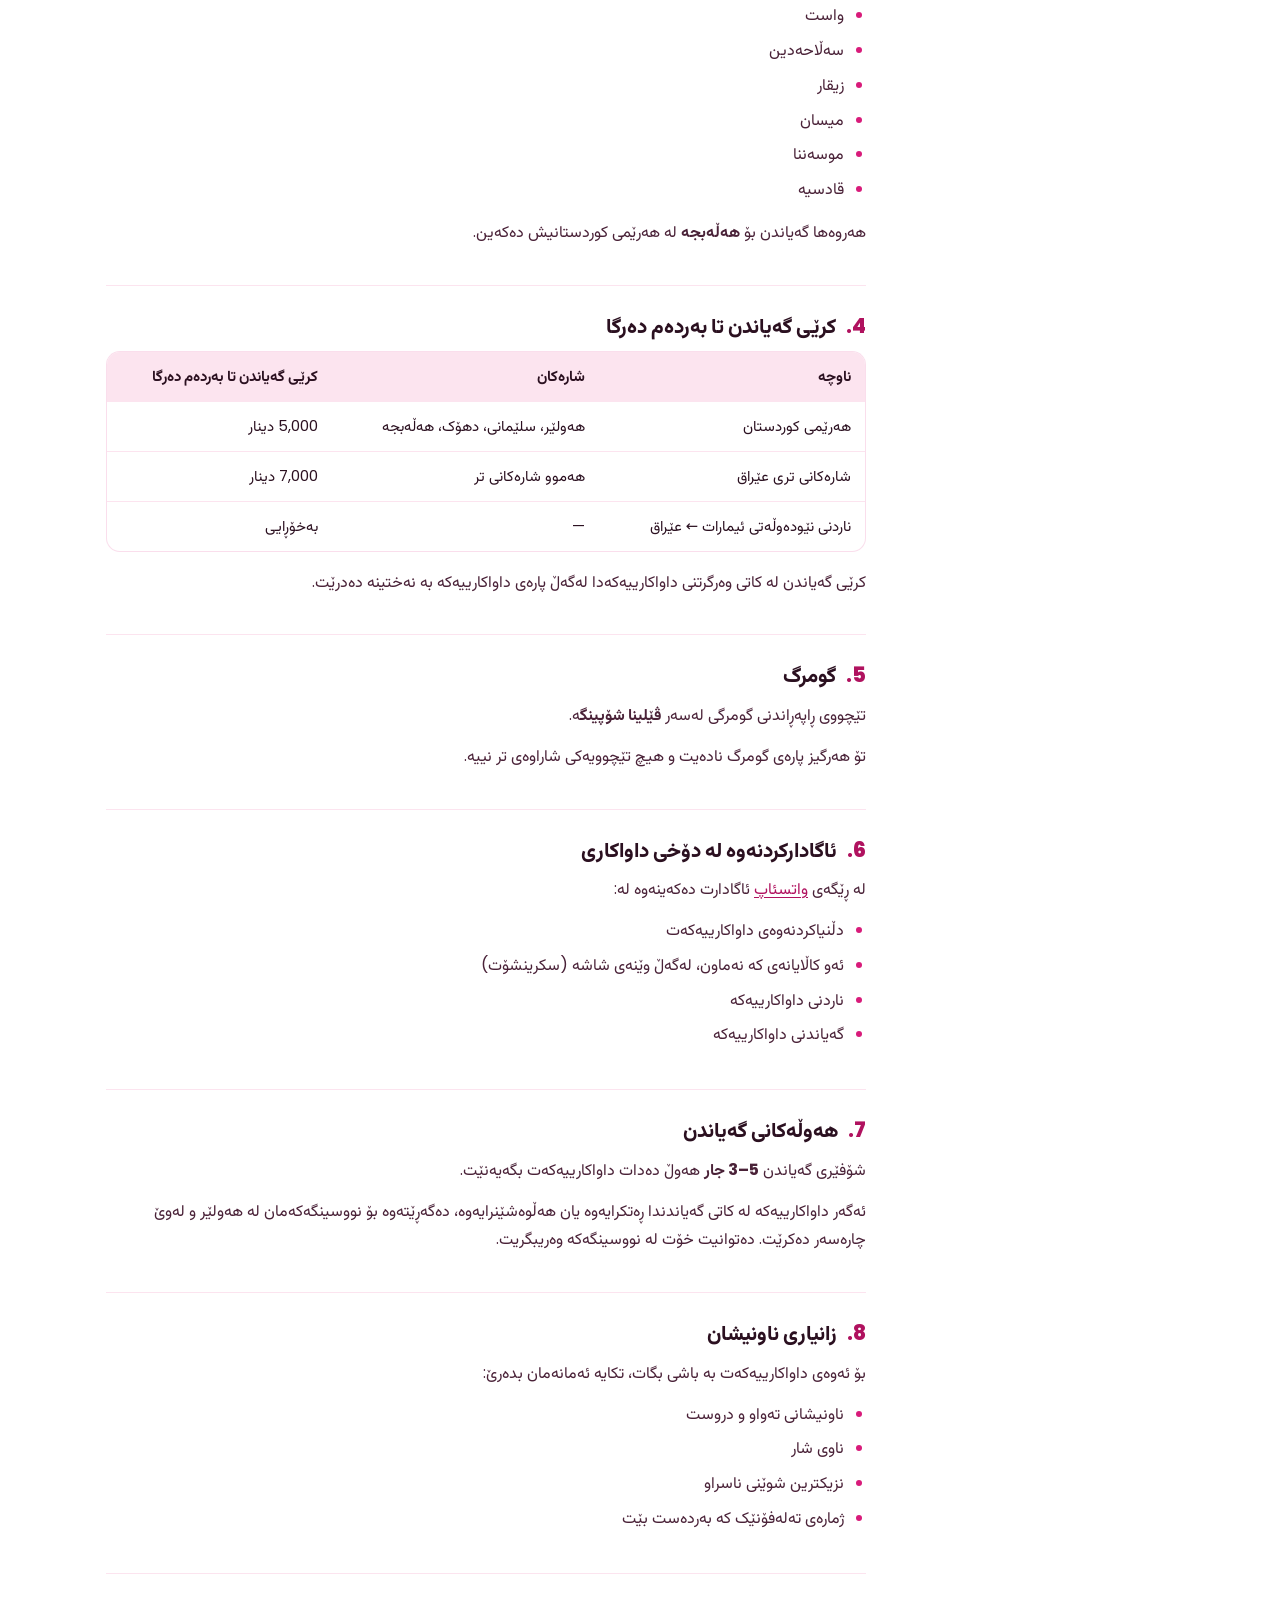
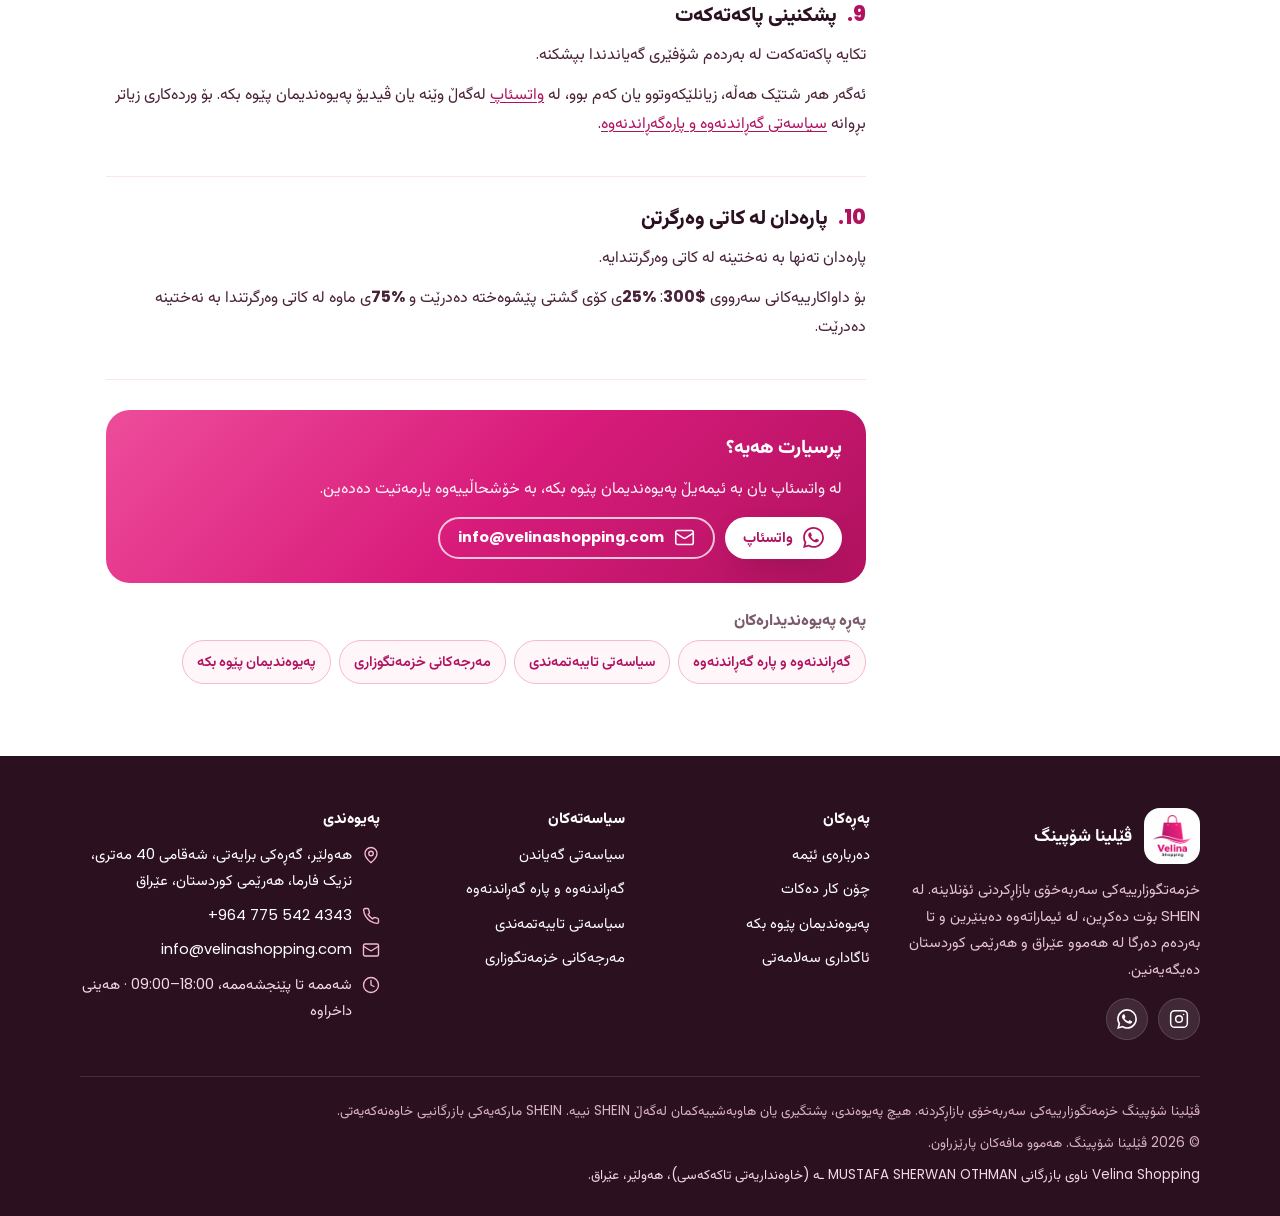
<file: shipping.html>
<!DOCTYPE html>
<html lang="ckb" dir="rtl">
<head>
<meta charset="UTF-8">
<meta name="viewport" content="width=device-width, initial-scale=1, viewport-fit=cover">
<title>سیاسەتی ناردن و گەیاندن | ڤێلینا شۆپینگ</title>
<meta name="description" content="ناردن لە ئیماراتەوە بۆ عێراق بەخۆڕاییە، لەگەڵ کرێی گەیاندن تا بەردەم دەرگا لە 5,000 دینارەوە. ماوەی گەیاندن، ناوچەکان، گومرگ و پارەدان لە کاتی وەرگرتن.">
<meta name="robots" content="index, follow">
<meta name="theme-color" content="#D81B7A">
<meta name="facebook-domain-verification" content="PASTE_CODE_FROM_META" />
<link rel="canonical" href="https://www.velinashopping.com/shipping">
<link rel="alternate" hreflang="ckb" href="https://www.velinashopping.com/shipping?lang=ku">
<link rel="alternate" hreflang="ar" href="https://www.velinashopping.com/shipping?lang=ar">
<link rel="alternate" hreflang="en" href="https://www.velinashopping.com/shipping?lang=en">
<link rel="alternate" hreflang="x-default" href="https://www.velinashopping.com/shipping">
<meta property="og:type" content="website">
<meta property="og:site_name" content="Velina Shopping – ڤێلینا شۆپینگ">
<meta property="og:title" content="سیاسەتی ناردن و گەیاندن | ڤێلینا شۆپینگ">
<meta property="og:description" content="ناردن لە ئیماراتەوە بۆ عێراق بەخۆڕاییە، لەگەڵ کرێی گەیاندن تا بەردەم دەرگا لە 5,000 دینارەوە. ماوەی گەیاندن، ناوچەکان، گومرگ و پارەدان لە کاتی وەرگرتن.">
<meta property="og:url" content="https://www.velinashopping.com/shipping">
<meta property="og:image" content="https://www.velinashopping.com/assets/img/og-image.jpg">
<meta property="og:image:width" content="1200">
<meta property="og:image:height" content="630">
<meta property="og:image:alt" content="Velina Shopping logo">
<meta property="og:locale" content="ckb_IQ">
<meta property="og:locale:alternate" content="ar_IQ">
<meta property="og:locale:alternate" content="en_US">
<meta name="twitter:card" content="summary_large_image">
<meta name="twitter:title" content="سیاسەتی ناردن و گەیاندن | ڤێلینا شۆپینگ">
<meta name="twitter:description" content="ناردن لە ئیماراتەوە بۆ عێراق بەخۆڕاییە، لەگەڵ کرێی گەیاندن تا بەردەم دەرگا لە 5,000 دینارەوە. ماوەی گەیاندن، ناوچەکان، گومرگ و پارەدان لە کاتی وەرگرتن.">
<meta name="twitter:image" content="https://www.velinashopping.com/assets/img/og-image.jpg">
<link rel="icon" href="favicon.ico" sizes="any">
<link rel="icon" type="image/png" sizes="32x32" href="assets/img/favicon-32.png">
<link rel="apple-touch-icon" href="assets/img/apple-touch-icon.png">
<link rel="manifest" href="site.webmanifest">
<link rel="preconnect" href="https://fonts.googleapis.com">
<link rel="preconnect" href="https://fonts.gstatic.com" crossorigin>
<link rel="stylesheet" href="https://fonts.googleapis.com/css2?family=Playfair+Display:ital,wght@1,600&family=Poppins:wght@400;500;600;700;800&family=Vazirmatn:wght@400;500;600;700;800&display=swap">
<link rel="stylesheet" href="assets/style.css">
<script>(function(){var d=document.documentElement,l=null,D='ku';try{l=new URLSearchParams(location.search).get('lang')}catch(e){}if(!/^(ku|ar|en)$/.test(l||'')){try{l=localStorage.getItem('velina-lang')}catch(e){}}d.className+=' js';if(/^(ku|ar|en)$/.test(l||'')&&l!==D){d.lang=l==='ku'?'ckb':l;d.dir=l==='en'?'ltr':'rtl';d.className+=' lang-pending'}setTimeout(function(){if(!window.__velinaReady){d.classList.remove('lang-pending');d.className+=' reveal-fallback'}},2500)})();</script>
<script type="application/ld+json">
{
  "@context": "https://schema.org",
  "@type": "LocalBusiness",
  "@id": "https://www.velinashopping.com/#business",
  "name": "Velina Shopping",
  "legalName": "MUSTAFA SHERWAN OTHMAN",
  "alternateName": [
    "ڤێلینا شۆپینگ",
    "ڤيلينا شوبينغ"
  ],
  "description": "Independent online personal-shopping service. Customers choose items on SHEIN, we purchase them on their behalf, ship from the UAE and deliver to the door anywhere in Iraq and the Kurdistan Region. Not affiliated with SHEIN.",
  "url": "https://www.velinashopping.com/",
  "logo": "https://www.velinashopping.com/assets/img/icon-512.png",
  "image": "https://www.velinashopping.com/assets/img/og-image.jpg",
  "telephone": "+9647755424343",
  "email": "info@velinashopping.com",
  "address": {
    "@type": "PostalAddress",
    "streetAddress": "40 Meter Street, Brayati, near Pharma",
    "addressLocality": "Erbil",
    "addressRegion": "Kurdistan Region",
    "addressCountry": "IQ"
  },
  "geo": {
    "@type": "GeoCoordinates",
    "latitude": 36.200478,
    "longitude": 44.039223
  },
  "hasMap": "https://www.google.com/maps?q=36.2004780,44.0392230",
  "openingHoursSpecification": [
    {
      "@type": "OpeningHoursSpecification",
      "dayOfWeek": [
        "Saturday",
        "Sunday",
        "Monday",
        "Tuesday",
        "Wednesday",
        "Thursday"
      ],
      "opens": "09:00",
      "closes": "18:00"
    }
  ],
  "areaServed": [
    {
      "@type": "Country",
      "name": "Iraq"
    }
  ],
  "currenciesAccepted": "IQD",
  "paymentAccepted": "Cash",
  "priceRange": "$$",
  "sameAs": [
    "https://www.instagram.com/velina.shopping"
  ]
}
</script>
</head>
<body data-page="shipping">
<svg width="0" height="0" style="position:absolute" aria-hidden="true" focusable="false"><symbol id="i-wa" viewBox="0 0 24 24"><path d="M17.472 14.382c-.297-.149-1.758-.867-2.03-.967-.273-.099-.471-.148-.67.15-.197.297-.767.966-.94 1.164-.173.199-.347.223-.644.075-.297-.15-1.255-.463-2.39-1.475-.883-.788-1.48-1.761-1.653-2.059-.173-.297-.018-.458.13-.606.134-.133.298-.347.446-.52.149-.174.198-.298.298-.497.099-.198.05-.371-.025-.52-.075-.149-.669-1.612-.916-2.207-.242-.579-.487-.5-.669-.51-.173-.008-.371-.01-.57-.01-.198 0-.52.074-.792.372-.272.297-1.04 1.016-1.04 2.479 0 1.462 1.065 2.875 1.213 3.074.149.198 2.096 3.2 5.077 4.487.709.306 1.262.489 1.694.625.712.227 1.36.195 1.871.118.571-.085 1.758-.719 2.006-1.413.248-.694.248-1.289.173-1.413-.074-.124-.272-.198-.57-.347m-5.421 7.403h-.004a9.87 9.87 0 0 1-5.031-1.378l-.361-.214-3.741.982.998-3.648-.235-.374a9.86 9.86 0 0 1-1.51-5.26c.001-5.45 4.436-9.884 9.888-9.884 2.64 0 5.122 1.03 6.988 2.898a9.825 9.825 0 0 1 2.893 6.994c-.003 5.45-4.437 9.884-9.885 9.884m8.413-18.297A11.815 11.815 0 0 0 12.05 0C5.495 0 .16 5.335.157 11.892c0 2.096.547 4.142 1.588 5.945L.057 24l6.305-1.654a11.882 11.882 0 0 0 5.683 1.448h.005c6.554 0 11.89-5.335 11.893-11.893a11.821 11.821 0 0 0-3.48-8.413Z"/></symbol><symbol id="i-fb" viewBox="0 0 24 24"><path d="M24 12.073C24 5.405 18.627 0 12 0S0 5.405 0 12.073C0 18.1 4.388 23.094 10.125 24v-8.437H7.078v-3.49h3.047V9.413c0-3.025 1.792-4.697 4.533-4.697 1.312 0 2.686.236 2.686.236v2.971H15.83c-1.491 0-1.956.93-1.956 1.886v2.264h3.328l-.532 3.49h-2.796V24C19.612 23.094 24 18.1 24 12.073z"/></symbol><symbol id="i-ig" viewBox="0 0 24 24"><rect x="2" y="2" width="20" height="20" rx="5"/><circle cx="12" cy="12" r="4"/><path d="M17.5 6.5h.01"/></symbol><symbol id="i-bag" viewBox="0 0 24 24"><path d="M6 2 3 6v14a2 2 0 0 0 2 2h14a2 2 0 0 0 2-2V6l-3-4Z"/><path d="M3 6h18"/><path d="M16 10a4 4 0 0 1-8 0"/></symbol><symbol id="i-sparkle" viewBox="0 0 24 24"><path d="M9.937 15.5A2 2 0 0 0 8.5 14.063l-6.135-1.582a.5.5 0 0 1 0-.962L8.5 9.936A2 2 0 0 0 9.937 8.5l1.582-6.135a.5.5 0 0 1 .963 0L14.063 8.5A2 2 0 0 0 15.5 9.937l6.135 1.581a.5.5 0 0 1 0 .964L15.5 14.063a2 2 0 0 0-1.437 1.437l-1.582 6.135a.5.5 0 0 1-.963 0z"/></symbol><symbol id="i-truck" viewBox="0 0 24 24"><path d="M14 18V6a2 2 0 0 0-2-2H4a2 2 0 0 0-2 2v11a1 1 0 0 0 1 1h2"/><path d="M15 18H9"/><path d="M19 18h2a1 1 0 0 0 1-1v-3.65a1 1 0 0 0-.22-.624l-3.48-4.35A1 1 0 0 0 17.52 8H14"/><circle cx="17" cy="18" r="2"/><circle cx="7" cy="18" r="2"/></symbol><symbol id="i-plane" viewBox="0 0 24 24"><path d="M17.8 19.2 16 11l3.5-3.5C21 6 21.5 4 21 3c-1-.5-3 0-4.5 1.5L13 8 4.8 6.2c-.5-.1-.9.1-1.1.5l-.3.5c-.2.5-.1 1 .3 1.3L9 12l-2 3H4l-1 1 3 2 2 3 1-1v-3l3-2 3.5 5.3c.3.4.8.5 1.3.3l.5-.2c.4-.3.6-.7.5-1.2z"/></symbol><symbol id="i-shield" viewBox="0 0 24 24"><path d="M20 13c0 5-3.5 7.5-7.66 8.95a1 1 0 0 1-.67-.01C7.5 20.5 4 18 4 13V6a1 1 0 0 1 1-1c2 0 4.5-1.2 6.24-2.72a1.17 1.17 0 0 1 1.52 0C14.51 3.81 17 5 19 5a1 1 0 0 1 1 1z"/><path d="m9 12 2 2 4-4"/></symbol><symbol id="i-alert" viewBox="0 0 24 24"><path d="M20 13c0 5-3.5 7.5-7.66 8.95a1 1 0 0 1-.67-.01C7.5 20.5 4 18 4 13V6a1 1 0 0 1 1-1c2 0 4.5-1.2 6.24-2.72a1.17 1.17 0 0 1 1.52 0C14.51 3.81 17 5 19 5a1 1 0 0 1 1 1z"/><path d="M12 8v4"/><path d="M12 16h.01"/></symbol><symbol id="i-cash" viewBox="0 0 24 24"><rect x="2" y="6" width="20" height="12" rx="2"/><circle cx="12" cy="12" r="2"/><path d="M6 12h.01M18 12h.01"/></symbol><symbol id="i-clock" viewBox="0 0 24 24"><circle cx="12" cy="12" r="10"/><path d="M12 6v6l4 2"/></symbol><symbol id="i-pin" viewBox="0 0 24 24"><path d="M20 10c0 4.993-5.539 10.193-7.399 11.799a1 1 0 0 1-1.202 0C9.539 20.193 4 14.993 4 10a8 8 0 0 1 16 0"/><circle cx="12" cy="10" r="3"/></symbol><symbol id="i-phone" viewBox="0 0 24 24"><path d="M22 16.92v3a2 2 0 0 1-2.18 2 19.79 19.79 0 0 1-8.63-3.07 19.5 19.5 0 0 1-6-6 19.79 19.79 0 0 1-3.07-8.67A2 2 0 0 1 4.11 2h3a2 2 0 0 1 2 1.72 12.84 12.84 0 0 0 .7 2.81 2 2 0 0 1-.45 2.11L8.09 9.91a16 16 0 0 0 6 6l1.27-1.27a2 2 0 0 1 2.11-.45 12.84 12.84 0 0 0 2.81.7A2 2 0 0 1 22 16.92z"/></symbol><symbol id="i-mail" viewBox="0 0 24 24"><rect x="2" y="4" width="20" height="16" rx="2"/><path d="m22 7-8.97 5.7a1.94 1.94 0 0 1-2.06 0L2 7"/></symbol><symbol id="i-check" viewBox="0 0 24 24"><path d="M22 11.08V12a10 10 0 1 1-5.93-9.14"/><path d="m9 11 3 3L22 4"/></symbol><symbol id="i-clip" viewBox="0 0 24 24"><rect x="8" y="2" width="8" height="4" rx="1"/><path d="M16 4h2a2 2 0 0 1 2 2v14a2 2 0 0 1-2 2H6a2 2 0 0 1-2-2V6a2 2 0 0 1 2-2h2"/><path d="m9 14 2 2 4-4"/></symbol><symbol id="i-send" viewBox="0 0 24 24"><path d="M14.536 21.686a.5.5 0 0 0 .937-.024l6.5-19a.496.496 0 0 0-.635-.635l-19 6.5a.5.5 0 0 0-.024.937l7.93 3.18a2 2 0 0 1 1.112 1.11z"/><path d="m21.854 2.147-10.94 10.939"/></symbol><symbol id="i-home" viewBox="0 0 24 24"><path d="M15 21v-8a1 1 0 0 0-1-1h-4a1 1 0 0 0-1 1v8"/><path d="M3 10a2 2 0 0 1 .709-1.528l7-5.999a2 2 0 0 1 2.582 0l7 5.999A2 2 0 0 1 21 10v9a2 2 0 0 1-2 2H5a2 2 0 0 1-2-2z"/></symbol><symbol id="i-store" viewBox="0 0 24 24"><path d="M3 9 4.5 4h15L21 9"/><path d="M4 9v11h16V9"/><path d="M3 9a3 3 0 0 0 6 0 3 3 0 0 0 6 0 3 3 0 0 0 6 0"/><path d="M10 20v-5h4v5"/></symbol><symbol id="i-percent" viewBox="0 0 24 24"><path d="M3.85 8.62a4 4 0 0 1 4.78-4.77 4 4 0 0 1 6.74 0 4 4 0 0 1 4.78 4.78 4 4 0 0 1 0 6.74 4 4 0 0 1-4.77 4.78 4 4 0 0 1-6.75 0 4 4 0 0 1-4.78-4.77 4 4 0 0 1 0-6.76Z"/><path d="m15 9-6 6"/><path d="M9 9h.01"/><path d="M15 15h.01"/></symbol><symbol id="i-swap" viewBox="0 0 24 24"><path d="m8 3-4 4 4 4"/><path d="M4 7h16"/><path d="m16 21 4-4-4-4"/><path d="M20 17H4"/></symbol><symbol id="i-chev" viewBox="0 0 24 24"><path d="m6 9 6 6 6-6"/></symbol><symbol id="i-menu" viewBox="0 0 24 24"><path d="M4 6h16M4 12h16M4 18h16"/></symbol><symbol id="i-close" viewBox="0 0 24 24"><path d="M18 6 6 18M6 6l12 12"/></symbol><symbol id="i-dress" viewBox="0 0 24 24"><path d="M9 2v3l-2 4 2 1-4 12h14l-4-12 2-1-2-4V2"/><path d="M9 5h6"/></symbol><symbol id="i-baby" viewBox="0 0 24 24"><path d="M9 12h.01"/><path d="M15 12h.01"/><path d="M10 16c.5.3 1.2.5 2 .5s1.5-.2 2-.5"/><path d="M19 6.3a9 9 0 0 1 1.8 3.9 2 2 0 0 1 0 3.6 9 9 0 0 1-17.6 0 2 2 0 0 1 0-3.6A9 9 0 0 1 12 3c2 0 3.5 1.1 3.5 2.5s-.9 2.5-2 2.5c-.8 0-1.5-.4-1.5-1"/></symbol><symbol id="i-handbag" viewBox="0 0 24 24"><path d="M2.048 18.566A2 2 0 0 0 4 21h16a2 2 0 0 0 1.952-2.434l-2-9A2 2 0 0 0 18 8H6a2 2 0 0 0-1.952 1.566z"/><path d="M8 11V6a4 4 0 0 1 8 0v5"/></symbol><symbol id="i-gem" viewBox="0 0 24 24"><path d="M6 3h12l4 6-10 13L2 9Z"/><path d="M11 3 8 9l4 13 4-13-3-6"/><path d="M2 9h20"/></symbol><symbol id="i-ruler" viewBox="0 0 24 24"><path d="M21.3 15.3a2.4 2.4 0 0 1 0 3.4l-2.6 2.6a2.4 2.4 0 0 1-3.4 0L2.7 8.7a2.41 2.41 0 0 1 0-3.4l2.6-2.6a2.41 2.41 0 0 1 3.4 0Z"/><path d="m14.5 12.5 2-2"/><path d="m11.5 9.5 2-2"/><path d="m8.5 6.5 2-2"/><path d="m17.5 15.5 2-2"/></symbol><symbol id="i-user" viewBox="0 0 24 24"><path d="M19 21v-2a4 4 0 0 0-4-4H9a4 4 0 0 0-4 4v2"/><circle cx="12" cy="7" r="4"/></symbol><symbol id="i-printer" viewBox="0 0 24 24"><path d="M6 9V2h12v7"/><path d="M6 18H4a2 2 0 0 1-2-2v-5a2 2 0 0 1 2-2h16a2 2 0 0 1 2 2v5a2 2 0 0 1-2 2h-2"/><rect x="6" y="14" width="12" height="8"/></symbol><symbol id="i-box" viewBox="0 0 24 24"><path d="M11 21.73a2 2 0 0 0 2 0l7-4A2 2 0 0 0 21 16V8a2 2 0 0 0-1-1.73l-7-4a2 2 0 0 0-2 0l-7 4A2 2 0 0 0 3 8v8a2 2 0 0 0 1 1.73z"/><path d="M12 22V12"/><path d="m3.3 7 8.7 5 8.7-5"/></symbol><symbol id="i-lock" viewBox="0 0 24 24"><rect x="3" y="11" width="18" height="11" rx="2"/><path d="M7 11V7a5 5 0 0 1 10 0v4"/></symbol><symbol id="i-heart" viewBox="0 0 24 24"><path d="M19 14c1.49-1.46 3-3.21 3-5.5A5.5 5.5 0 0 0 16.5 3c-1.76 0-3 .5-4.5 2-1.5-1.5-2.74-2-4.5-2A5.5 5.5 0 0 0 2 8.5c0 2.3 1.5 4.05 3 5.5l7 7Z"/></symbol><symbol id="i-calendar" viewBox="0 0 24 24"><rect x="3" y="4" width="18" height="18" rx="2"/><path d="M16 2v4M8 2v4M3 10h18"/></symbol><symbol id="i-arrow" viewBox="0 0 24 24"><path d="M5 12h14"/><path d="m12 5 7 7-7 7"/></symbol></svg>
<div id="app">
<a class="skip-link" href="#main">بازدان بۆ ناوەڕۆک</a><header class="site-header" id="top"><div class="container header-inner"><a class="brand" href="index.html"><img src="assets/img/logo-128.png" width="46" height="46" alt="Velina Shopping logo"><span class="brand-name">ڤێلینا شۆپینگ<small>VELINA SHOPPING</small></span></a><nav class="main-nav" id="mainNav" aria-label="مێنیو"><a href="index.html">سەرەکی</a><a href="how-it-works.html">چۆن کار دەکات</a><a href="about.html">دەربارەی ئێمە</a><a href="contact.html">پەیوەندی</a></nav><div class="lang-switch" role="group" aria-label="زمان"><button type="button" data-lang="ku" lang="ckb" aria-pressed="true">کوردی</button><button type="button" data-lang="ar" lang="ar" aria-pressed="false">عربي</button><button type="button" data-lang="en" lang="en" aria-pressed="false">EN</button></div><a class="btn btn-wa header-wa" href="https://wa.me/9647755424343?text=%D8%B3%DA%B5%D8%A7%D9%88%20%DA%A4%DB%8E%D9%84%DB%8C%D9%86%D8%A7%20%D8%B4%DB%86%D9%BE%DB%8C%D9%86%DA%AF%20%F0%9F%8C%B8%20%D8%AF%DB%95%D9%85%DB%95%D9%88%DB%8E%D8%AA%20%D9%84%DB%95%20SHEIN%20%D8%A6%DB%86%D8%B1%D8%AF%DB%95%D8%B1%20%D8%A8%DA%A9%DB%95%D9%85." target="_blank" rel="noopener" aria-label="لە واتسئاپ پەیوەندیمان پێوە بکە"><svg class="icon icon-fill" aria-hidden="true" focusable="false"><use href="#i-wa"></use></svg><span>واتسئاپ</span></a><button class="menu-toggle" type="button" aria-expanded="false" aria-controls="mainNav" aria-label="مێنیو"><svg class="icon i-open" aria-hidden="true" focusable="false"><use href="#i-menu"></use></svg><svg class="icon i-close" aria-hidden="true" focusable="false"><use href="#i-close"></use></svg></button></div></header><main id="main"><section class="page-hero"><div class="container narrow"><span class="kicker"><svg class="icon" aria-hidden="true" focusable="false"><use href="#i-sparkle"></use></svg>ڤێلینا شۆپینگ</span><h1>سیاسەتی ناردن و گەیاندن</h1><p class="lead">لێرەدا بە زمانێکی سادە ڕووندەکەینەوە کە چۆن داواکارییەکەت لە ئیماراتەوە دەنێرین و تا بەردەم دەرگاکەت لە هەر شوێنێکی عێراق و هەرێمی کوردستان دەیگەیەنین.</p><div class="meta-row"><span class="badge"><svg class="icon" aria-hidden="true" focusable="false"><use href="#i-calendar"></use></svg>دوایین نوێکردنەوە: 7ی تشرینی دووەمی 2026</span><button type="button" class="badge no-print" data-print style="border:0;cursor:pointer"><svg class="icon" aria-hidden="true" focusable="false"><use href="#i-printer"></use></svg>چاپکردن</button></div></div><div class="wave" aria-hidden="true"><svg viewBox="0 0 1440 120" preserveAspectRatio="none"><path fill="currentColor" d="M0,64 C240,120 480,8 720,40 C960,72 1200,120 1440,72 L1440,120 L0,120 Z"/><path fill="currentColor" opacity=".5" d="M0,88 C300,40 560,110 820,80 C1080,50 1260,60 1440,96 L1440,120 L0,120 Z"/></svg></div></section><div class="container doc-wrap"><details class="toc" data-toc><summary>ناوەڕۆکی ئەم پەڕەیە<span class="chev"><svg class="icon" aria-hidden="true" focusable="false"><use href="#i-chev"></use></svg></span></summary><ol><li><a href="#shipping-route">ڕێگای ناردن</a></li><li><a href="#delivery-time">ماوەی گەیاندن</a></li><li><a href="#coverage">ناوچەکانی گەیاندن</a></li><li><a href="#door-delivery-fees">کرێی گەیاندن تا بەردەم دەرگا</a></li><li><a href="#customs">گومرگ</a></li><li><a href="#order-updates">ئاگادارکردنەوە لە دۆخی داواکاری</a></li><li><a href="#delivery-attempts">هەوڵەکانی گەیاندن</a></li><li><a href="#address-requirements">زانیاری ناونیشان</a></li><li><a href="#check-your-parcel">پشکنینی پاکەتەکەت</a></li><li><a href="#payment-on-delivery">پارەدان لە کاتی وەرگرتن</a></li></ol></details><article class="doc"><section class="doc-sec" id="shipping-route"><h2><span class="n">1.</span><span>ڕێگای ناردن</span></h2><p>هەموو داواکارییەکان لە <strong>ئیماراتی عەرەبی یەکگرتووەوە</strong> بۆ <strong>عێراق</strong> دەنێردرێن.</p><p>ناردنی نێودەوڵەتی لە ئیماراتەوە بۆ عێراق <strong>بەخۆڕاییە</strong>، بەڵام کرێی گەیاندن تا بەردەم دەرگا لە ناو عێراقدا <strong>بە پارەیە</strong> (لە <bdi dir="ltr">5,000</bdi> دینارەوە).</p></section><section class="doc-sec" id="delivery-time"><h2><span class="n">2.</span><span>ماوەی گەیاندن</span></h2><p>ماوەی گەیاندن نزیکەی <strong><bdi dir="ltr">15–25</bdi> ڕۆژ</strong>ە لە ڕۆژی کڕینی کاڵاکانەوە.</p><p>ئەم ماوەیە تەنها خەمڵاندنە و گەرەنتی نییە. لەوانەیە بەهۆی ئەمانەوە دوابکەوێت:</p><ul><li>ڕێکارەکانی گومرگ</li><li>دواکەوتنی گەشتە ئاسمانییەکان</li><li>پشووە فەرمییەکان</li><li>کەشوهەوا</li><li>هەر بارودۆخێکی لە دەرەوەی دەسەڵاتی ئێمە (هێزی قاهیرە)</li></ul><div class="note">ئەگەر داواکارییەکەت دواکەوت، لە <a href="https://wa.me/9647755424343?text=%D8%B3%DA%B5%D8%A7%D9%88%20%DA%A4%DB%8E%D9%84%DB%8C%D9%86%D8%A7%20%D8%B4%DB%86%D9%BE%DB%8C%D9%86%DA%AF%20%F0%9F%8C%B8%20%D8%AF%DB%95%D9%85%DB%95%D9%88%DB%8E%D8%AA%20%D9%84%DB%95%20SHEIN%20%D8%A6%DB%86%D8%B1%D8%AF%DB%95%D8%B1%20%D8%A8%DA%A9%DB%95%D9%85." target="_blank" rel="noopener">واتسئاپ</a> پەیوەندیمان پێوە بکە و ئێمە دۆخەکەت بۆ ڕووندەکەینەوە.</div></section><section class="doc-sec" id="coverage"><h2><span class="n">3.</span><span>ناوچەکانی گەیاندن</span></h2><p>گەیاندن بۆ هەموو <strong>١٨ پارێزگاکەی عێراق</strong> دەکەین:</p><ul><li>بەغدا</li><li>بەسرە</li><li>نەینەوا</li><li>هەولێر</li><li>سلێمانی</li><li>دهۆک</li><li>کەرکووک</li><li>دیالە</li><li>ئەنبار</li><li>بابل</li><li>کەربەلا</li><li>نەجەف</li><li>واست</li><li>سەڵاحەدین</li><li>زیقار</li><li>میسان</li><li>موسەننا</li><li>قادسیە</li></ul><p>هەروەها گەیاندن بۆ <strong>هەڵەبجە</strong> لە هەرێمی کوردستانیش دەکەین.</p></section><section class="doc-sec" id="door-delivery-fees"><h2><span class="n">4.</span><span>کرێی گەیاندن تا بەردەم دەرگا</span></h2><div class="table-wrap"><table><thead><tr><th scope="col">ناوچە</th><th scope="col">شارەکان</th><th scope="col">کرێی گەیاندن تا بەردەم دەرگا</th></tr></thead><tbody><tr><td>هەرێمی کوردستان</td><td>هەولێر، سلێمانی، دهۆک، هەڵەبجە</td><td><bdi dir="ltr">5,000</bdi> دینار</td></tr><tr><td>شارەکانی تری عێراق</td><td>هەموو شارەکانی تر</td><td><bdi dir="ltr">7,000</bdi> دینار</td></tr><tr><td>ناردنی نێودەوڵەتی ئیمارات ← عێراق</td><td>—</td><td>بەخۆڕایی</td></tr></tbody></table></div><p>کرێی گەیاندن لە کاتی وەرگرتنی داواکارییەکەدا لەگەڵ پارەی داواکارییەکە بە نەختینە دەدرێت.</p></section><section class="doc-sec" id="customs"><h2><span class="n">5.</span><span>گومرگ</span></h2><p>تێچووی ڕاپەڕاندنی گومرگی لەسەر <strong>ڤێلینا شۆپینگ</strong>ە.</p><p>تۆ هەرگیز پارەی گومرگ نادەیت و هیچ تێچوویەکی شاراوەی تر نییە.</p></section><section class="doc-sec" id="order-updates"><h2><span class="n">6.</span><span>ئاگادارکردنەوە لە دۆخی داواکاری</span></h2><p>لە ڕێگەی <a href="https://wa.me/9647755424343?text=%D8%B3%DA%B5%D8%A7%D9%88%20%DA%A4%DB%8E%D9%84%DB%8C%D9%86%D8%A7%20%D8%B4%DB%86%D9%BE%DB%8C%D9%86%DA%AF%20%F0%9F%8C%B8%20%D8%AF%DB%95%D9%85%DB%95%D9%88%DB%8E%D8%AA%20%D9%84%DB%95%20SHEIN%20%D8%A6%DB%86%D8%B1%D8%AF%DB%95%D8%B1%20%D8%A8%DA%A9%DB%95%D9%85." target="_blank" rel="noopener">واتسئاپ</a> ئاگادارت دەکەینەوە لە:</p><ul><li>دڵنیاکردنەوەی داواکارییەکەت</li><li>ئەو کاڵایانەی کە نەماون، لەگەڵ وێنەی شاشە (سکرینشۆت)</li><li>ناردنی داواکارییەکە</li><li>گەیاندنی داواکارییەکە</li></ul></section><section class="doc-sec" id="delivery-attempts"><h2><span class="n">7.</span><span>هەوڵەکانی گەیاندن</span></h2><p>شۆفێری گەیاندن <strong><bdi dir="ltr">3–5</bdi> جار</strong> هەوڵ دەدات داواکارییەکەت بگەیەنێت.</p><p>ئەگەر داواکارییەکە لە کاتی گەیاندندا ڕەتکرایەوە یان هەڵوەشێنرایەوە، دەگەڕێتەوە بۆ نووسینگەکەمان لە هەولێر و لەوێ چارەسەر دەکرێت. دەتوانیت خۆت لە نووسینگەکە وەریبگریت.</p></section><section class="doc-sec" id="address-requirements"><h2><span class="n">8.</span><span>زانیاری ناونیشان</span></h2><p>بۆ ئەوەی داواکارییەکەت بە باشی بگات، تکایە ئەمانەمان بدەرێ:</p><ul><li>ناونیشانی تەواو و دروست</li><li>ناوی شار</li><li>نزیکترین شوێنی ناسراو</li><li>ژمارەی تەلەفۆنێک کە بەردەست بێت</li></ul></section><section class="doc-sec" id="check-your-parcel"><h2><span class="n">9.</span><span>پشکنینی پاکەتەکەت</span></h2><p>تکایە پاکەتەکەت لە بەردەم شۆفێری گەیاندندا بپشکنە.</p><p>ئەگەر هەر شتێک هەڵە، زیانلێکەوتوو یان کەم بوو، لە <a href="https://wa.me/9647755424343?text=%D8%B3%DA%B5%D8%A7%D9%88%20%DA%A4%DB%8E%D9%84%DB%8C%D9%86%D8%A7%20%D8%B4%DB%86%D9%BE%DB%8C%D9%86%DA%AF%20%F0%9F%8C%B8%20%D8%AF%DB%95%D9%85%DB%95%D9%88%DB%8E%D8%AA%20%D9%84%DB%95%20SHEIN%20%D8%A6%DB%86%D8%B1%D8%AF%DB%95%D8%B1%20%D8%A8%DA%A9%DB%95%D9%85." target="_blank" rel="noopener">واتسئاپ</a> لەگەڵ وێنە یان ڤیدیۆ پەیوەندیمان پێوە بکە. بۆ وردەکاری زیاتر بڕوانە <a href="returns.html">سیاسەتی گەڕاندنەوە و پارەگەڕاندنەوە</a>.</p></section><section class="doc-sec" id="payment-on-delivery"><h2><span class="n">10.</span><span>پارەدان لە کاتی وەرگرتن</span></h2><p>پارەدان تەنها بە نەختینە لە کاتی وەرگرتندایە.</p><p>بۆ داواکارییەکانی سەرووی <strong><bdi dir="ltr">300$</bdi></strong>: <strong><bdi dir="ltr">25%</bdi></strong>ی کۆی گشتی پێشوەختە دەدرێت و <strong><bdi dir="ltr">75%</bdi></strong>ی ماوە لە کاتی وەرگرتندا بە نەختینە دەدرێت.</p></section><div class="help-box"><h2>پرسیارت هەیە؟</h2><p>لە واتسئاپ یان بە ئیمەیڵ پەیوەندیمان پێوە بکە، بە خۆشحاڵییەوە یارمەتیت دەدەین.</p><div class="help-actions"><a class="btn btn-white btn-sm" href="https://wa.me/9647755424343?text=%D8%B3%DA%B5%D8%A7%D9%88%20%DA%A4%DB%8E%D9%84%DB%8C%D9%86%D8%A7%20%D8%B4%DB%86%D9%BE%DB%8C%D9%86%DA%AF%20%F0%9F%8C%B8%20%D8%AF%DB%95%D9%85%DB%95%D9%88%DB%8E%D8%AA%20%D9%84%DB%95%20SHEIN%20%D8%A6%DB%86%D8%B1%D8%AF%DB%95%D8%B1%20%D8%A8%DA%A9%DB%95%D9%85." target="_blank" rel="noopener"><svg class="icon icon-fill" aria-hidden="true" focusable="false"><use href="#i-wa"></use></svg>واتسئاپ</a><a class="btn btn-outline-white btn-sm" href="mailto:info@velinashopping.com"><svg class="icon" aria-hidden="true" focusable="false"><use href="#i-mail"></use></svg><bdi dir="ltr">info@velinashopping.com</bdi></a></div></div><nav class="related" aria-label="پەڕە پەیوەندیدارەکان"><h2>پەڕە پەیوەندیدارەکان</h2><ul><li><a href="returns.html">گەڕاندنەوە و پارە گەڕاندنەوە</a></li><li><a href="privacy.html">سیاسەتی تایبەتمەندی</a></li><li><a href="terms.html">مەرجەکانی خزمەتگوزاری</a></li><li><a href="contact.html">پەیوەندیمان پێوە بکە</a></li></ul></nav></article></div></main><footer class="site-footer"><div class="container"><div class="footer-grid"><div class="footer-col"><div class="footer-brand"><img src="assets/img/logo-128.png" width="56" height="56" alt="" loading="lazy"><strong>ڤێلینا شۆپینگ</strong></div><p class="footer-desc">خزمەتگوزارییەکی سەربەخۆی بازاڕکردنی ئۆنلاینە. لە SHEIN بۆت دەکڕین، لە ئیماراتەوە دەینێرین و تا بەردەم دەرگا لە هەموو عێراق و هەرێمی کوردستان دەیگەیەنین.</p><div class="socials"><a href="https://www.instagram.com/velina.shopping" target="_blank" rel="noopener" aria-label="Instagram"><svg class="icon" aria-hidden="true" focusable="false"><use href="#i-ig"></use></svg></a><a href="https://wa.me/9647755424343?text=%D8%B3%DA%B5%D8%A7%D9%88%20%DA%A4%DB%8E%D9%84%DB%8C%D9%86%D8%A7%20%D8%B4%DB%86%D9%BE%DB%8C%D9%86%DA%AF%20%F0%9F%8C%B8%20%D8%AF%DB%95%D9%85%DB%95%D9%88%DB%8E%D8%AA%20%D9%84%DB%95%20SHEIN%20%D8%A6%DB%86%D8%B1%D8%AF%DB%95%D8%B1%20%D8%A8%DA%A9%DB%95%D9%85." target="_blank" rel="noopener" aria-label="WhatsApp"><svg class="icon icon-fill" aria-hidden="true" focusable="false"><use href="#i-wa"></use></svg></a></div></div><nav class="footer-col" aria-label="پەڕەکان"><h2>پەڕەکان</h2><ul><li><a href="about.html">دەربارەی ئێمە</a></li><li><a href="how-it-works.html">چۆن کار دەکات</a></li><li><a href="contact.html">پەیوەندیمان پێوە بکە</a></li><li><a href="index.html#stay-safe">ئاگاداری سەلامەتی</a></li></ul></nav><nav class="footer-col" aria-label="سیاسەتەکان"><h2>سیاسەتەکان</h2><ul><li><a href="shipping.html">سیاسەتی گەیاندن</a></li><li><a href="returns.html">گەڕاندنەوە و پارە گەڕاندنەوە</a></li><li><a href="privacy.html">سیاسەتی تایبەتمەندی</a></li><li><a href="terms.html">مەرجەکانی خزمەتگوزاری</a></li></ul></nav><div class="footer-col footer-contact-col"><h2>پەیوەندی</h2><ul class="footer-contact"><li><svg class="icon" aria-hidden="true" focusable="false"><use href="#i-pin"></use></svg><a href="https://www.google.com/maps?q=36.2004780,44.0392230" target="_blank" rel="noopener">هەولێر، گەڕەکی برایەتی، شەقامی 40 مەتری، نزیک فارما، هەرێمی کوردستان، عێراق</a></li><li><svg class="icon" aria-hidden="true" focusable="false"><use href="#i-phone"></use></svg><a href="tel:+9647755424343"><bdi dir="ltr">+964 775 542 4343</bdi></a></li><li><svg class="icon" aria-hidden="true" focusable="false"><use href="#i-mail"></use></svg><a href="mailto:info@velinashopping.com"><bdi dir="ltr">info@velinashopping.com</bdi></a></li><li><svg class="icon" aria-hidden="true" focusable="false"><use href="#i-clock"></use></svg><span>شەممە تا پێنجشەممە، <bdi dir="ltr">09:00–18:00</bdi> · هەینی داخراوە</span></li></ul></div></div><div class="footer-bottom"><p>ڤێلینا شۆپینگ خزمەتگوزارییەکی سەربەخۆی بازاڕکردنە. هیچ پەیوەندی، پشتگیری یان هاوبەشییەکمان لەگەڵ SHEIN نییە. SHEIN مارکەیەکی بازرگانیی خاوەنەکەیەتی.</p><p>© <bdi dir="ltr">2026</bdi> ڤێلینا شۆپینگ. هەموو مافەکان پارێزراون.</p><p class="legal-line" lang="en" dir="ltr">Velina Shopping is a trading name of <bdi dir="ltr">MUSTAFA SHERWAN OTHMAN</bdi> (sole proprietor), Erbil, Iraq.</p></div></div></footer><a class="wa-float" href="https://wa.me/9647755424343?text=%D8%B3%DA%B5%D8%A7%D9%88%20%DA%A4%DB%8E%D9%84%DB%8C%D9%86%D8%A7%20%D8%B4%DB%86%D9%BE%DB%8C%D9%86%DA%AF%20%F0%9F%8C%B8%20%D8%AF%DB%95%D9%85%DB%95%D9%88%DB%8E%D8%AA%20%D9%84%DB%95%20SHEIN%20%D8%A6%DB%86%D8%B1%D8%AF%DB%95%D8%B1%20%D8%A8%DA%A9%DB%95%D9%85." target="_blank" rel="noopener" aria-label="لە واتسئاپ پەیوەندیمان پێوە بکە"><svg class="icon icon-fill" aria-hidden="true" focusable="false"><use href="#i-wa"></use></svg></a>
</div>
<noscript><p style="text-align:center;padding:12px;background:#FCE4EF;margin:0">بۆ گۆڕینی زمان و بەکارهێنانی حیسابکەری نرخ، تکایە JavaScript چالاک بکە.</p></noscript>
<script src="assets/config.js"></script>
<script src="assets/i18n.js"></script>
<script src="assets/main.js"></script>
</body>
</html>
</file>
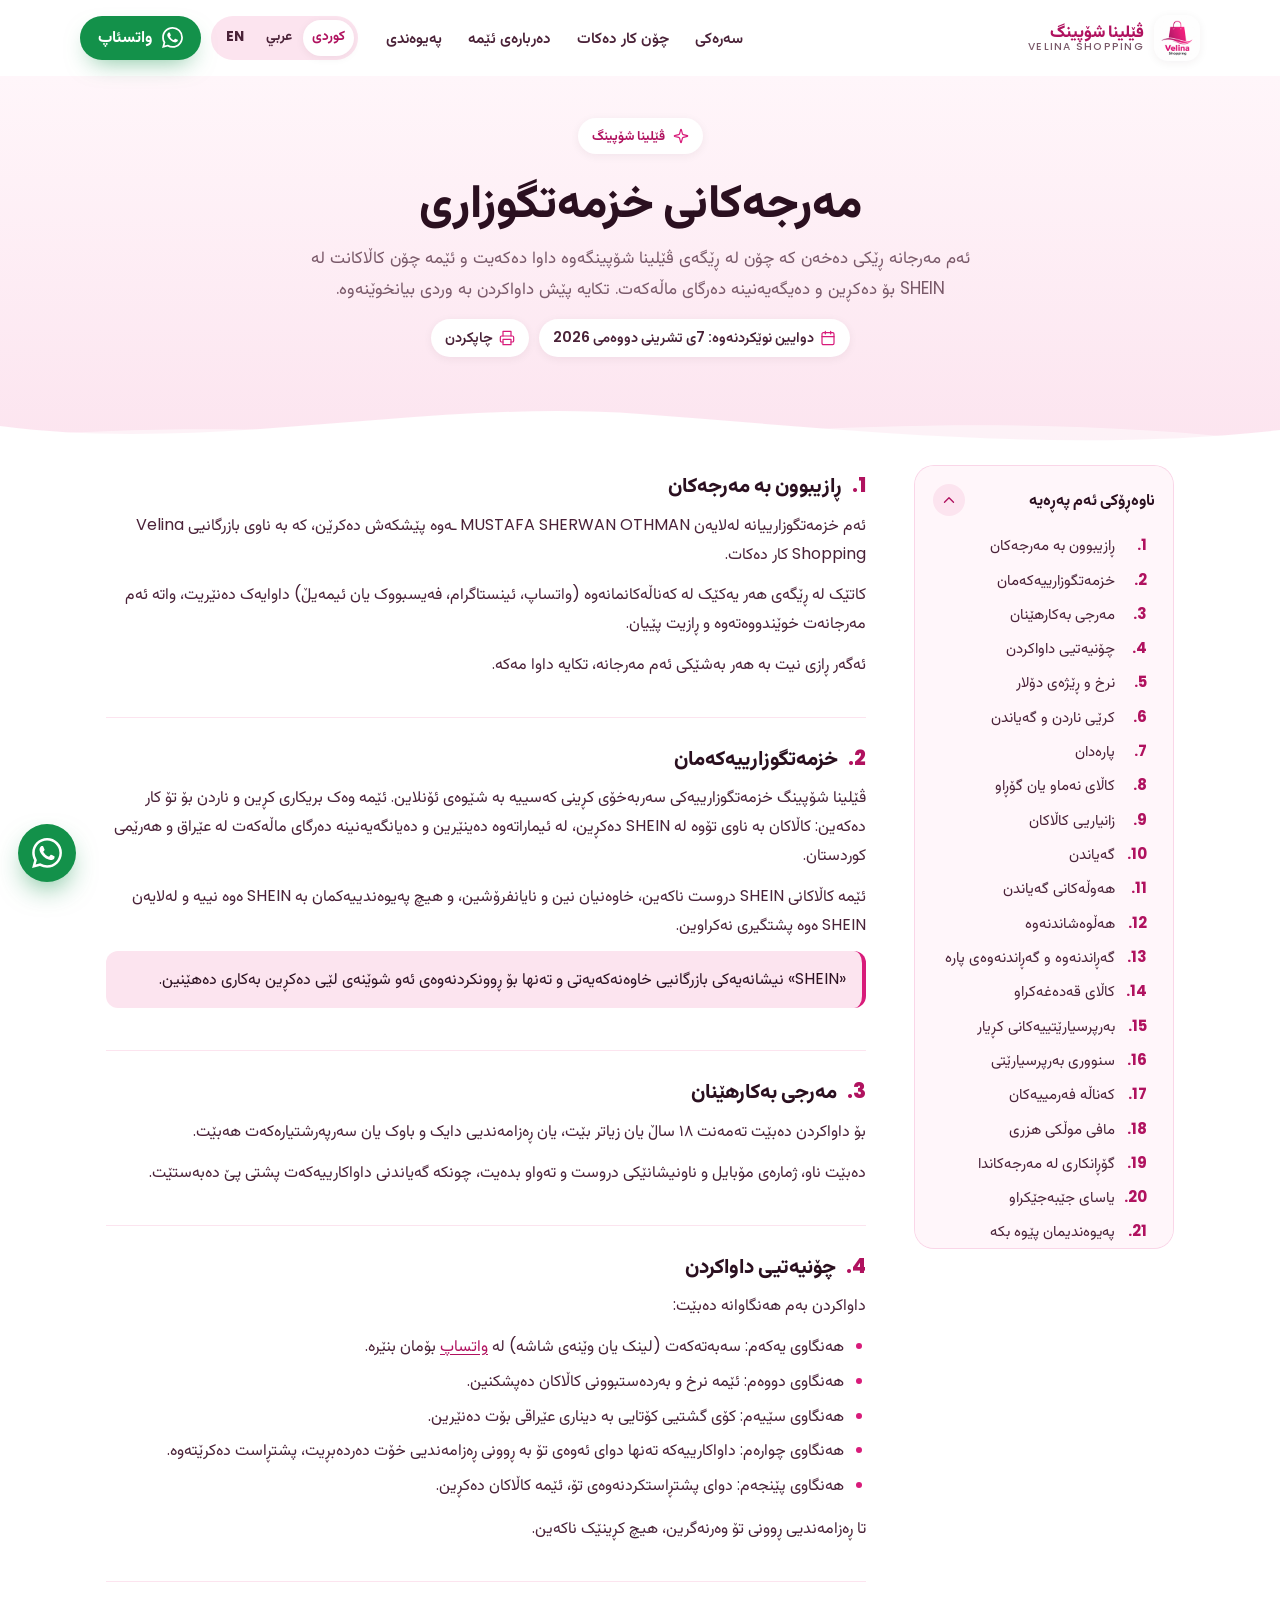
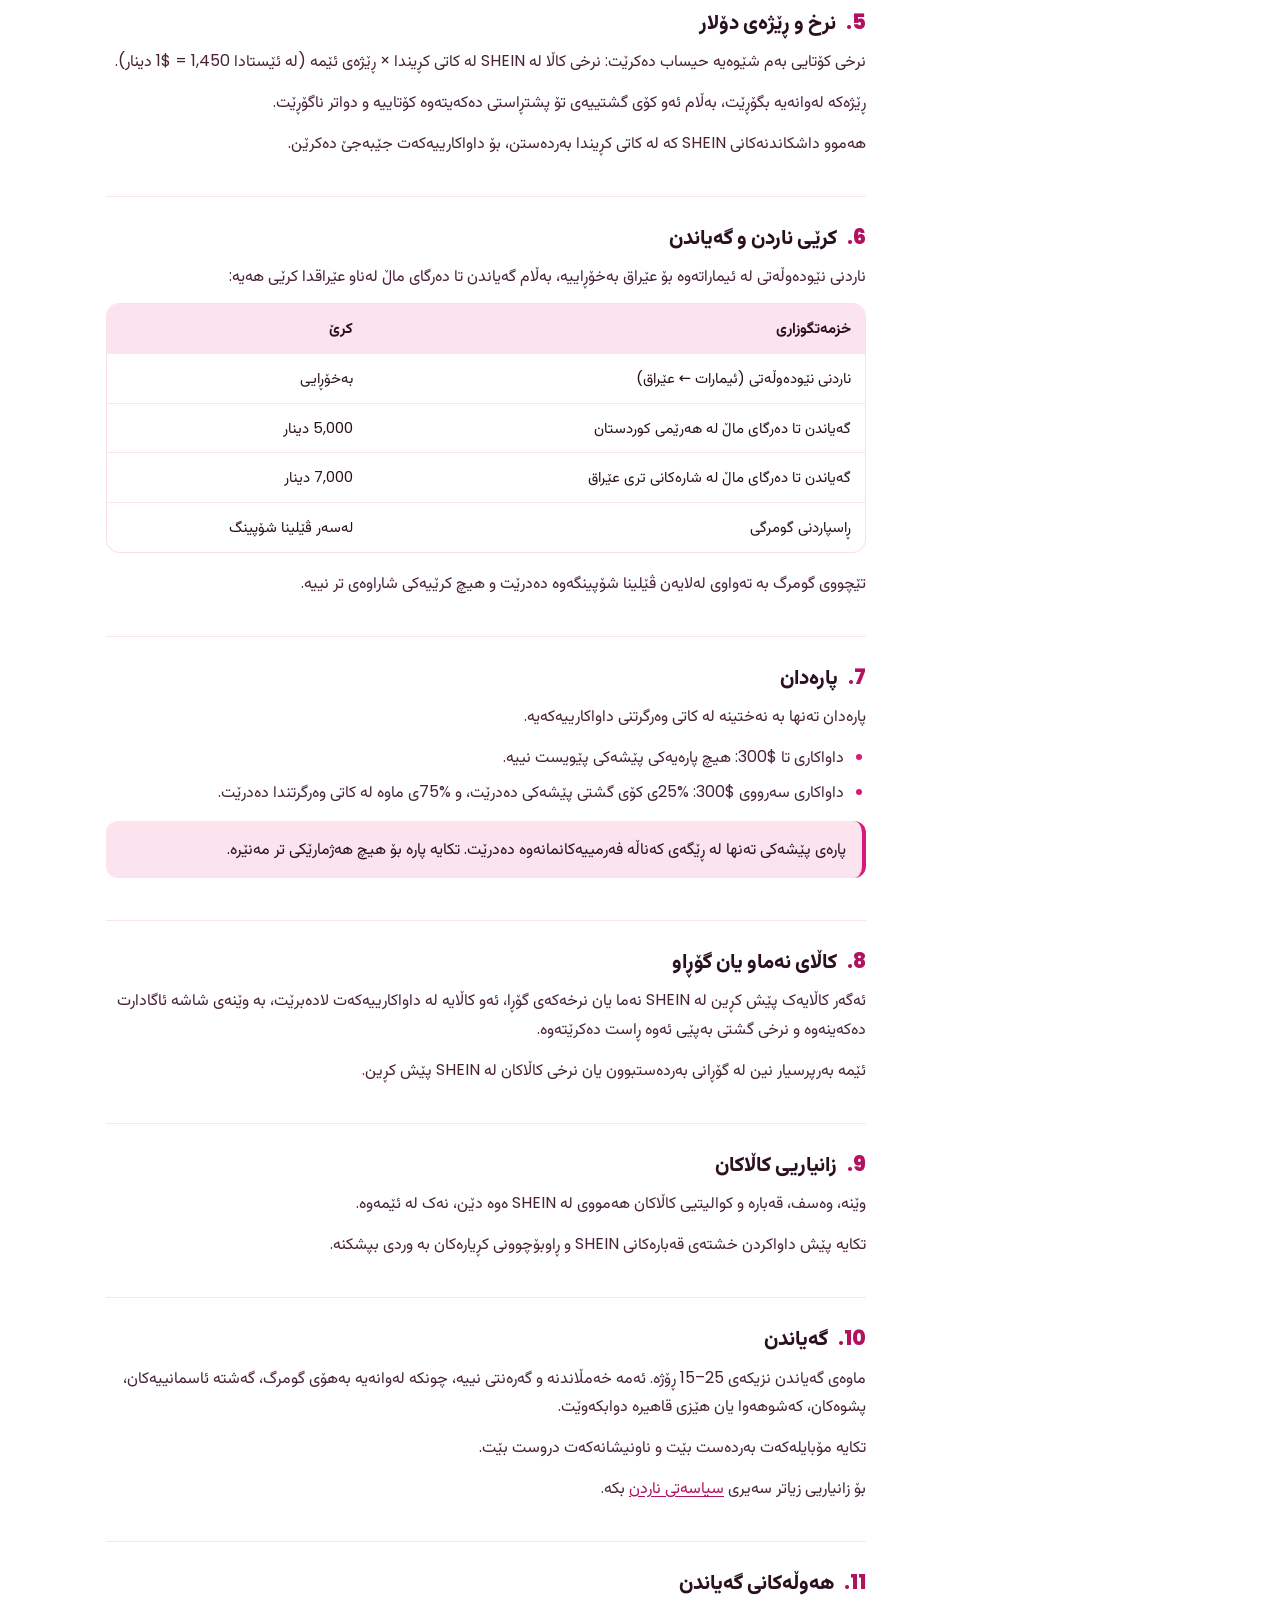
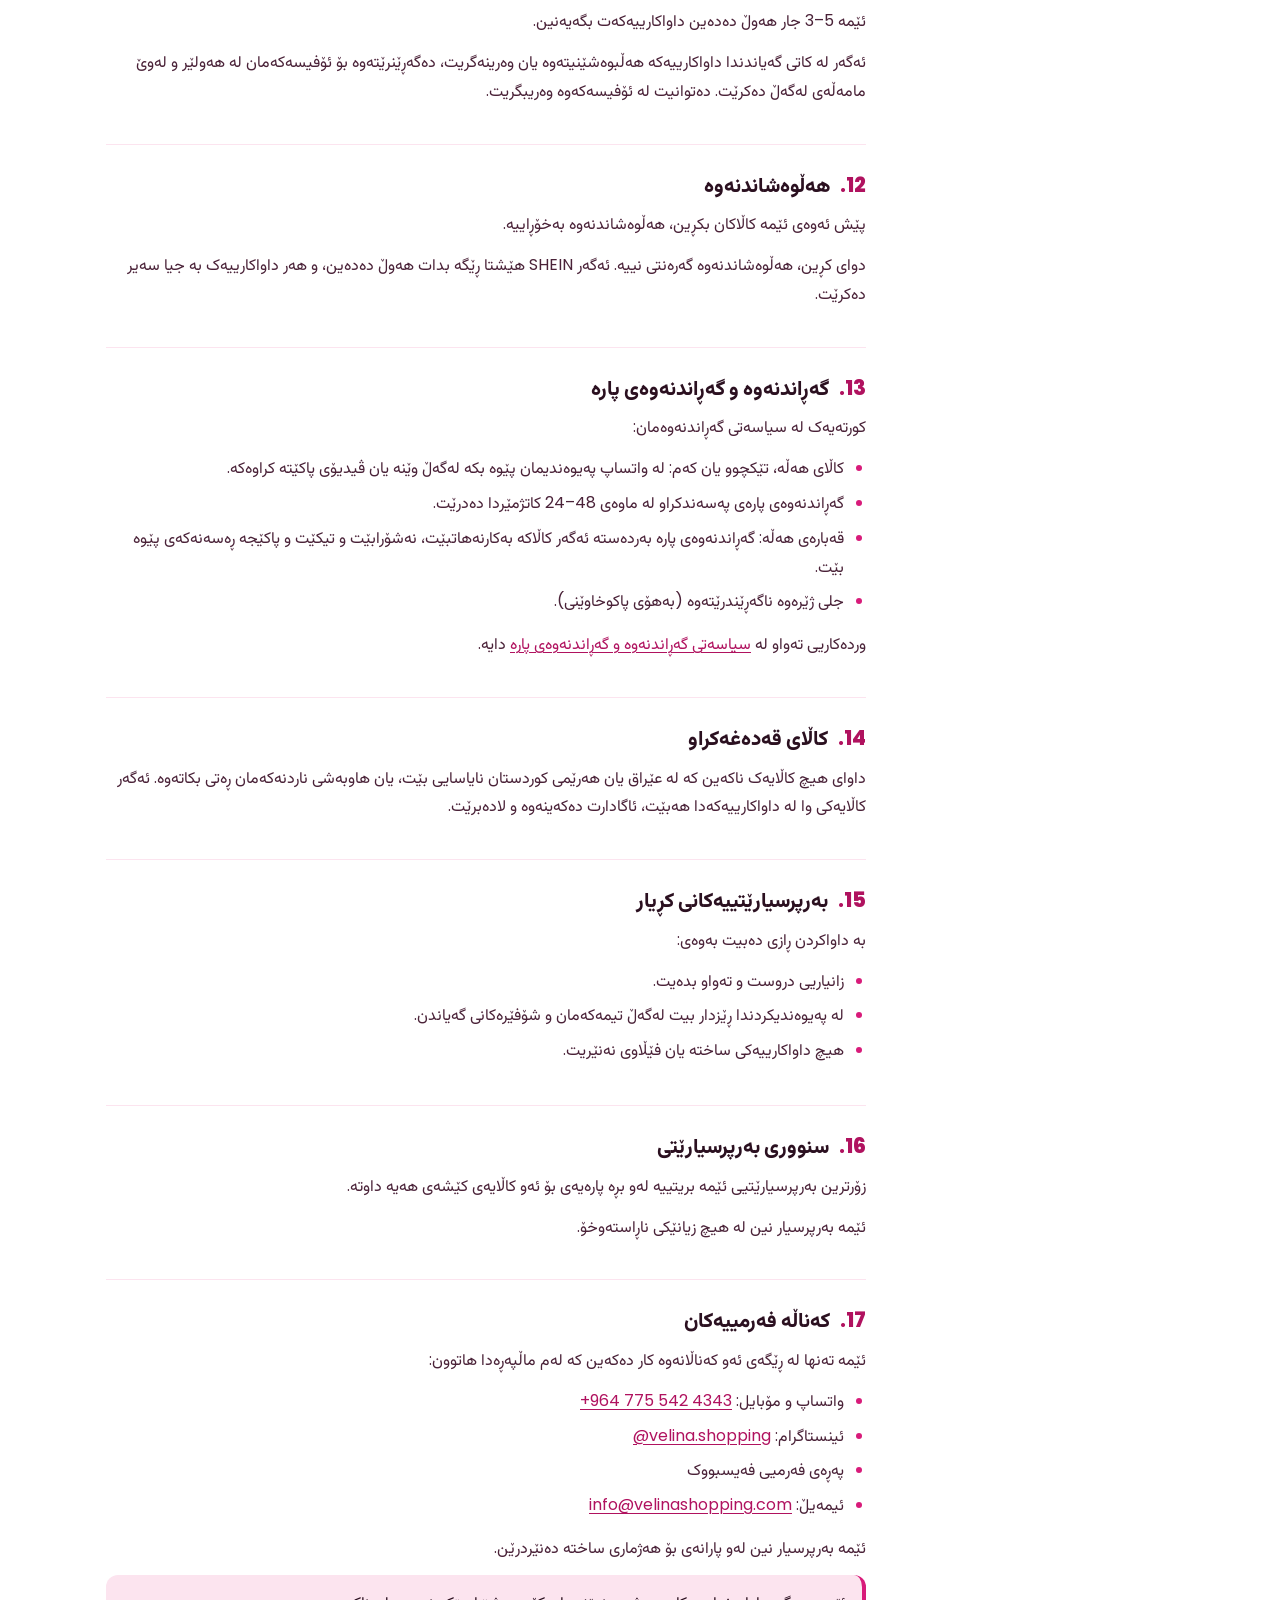
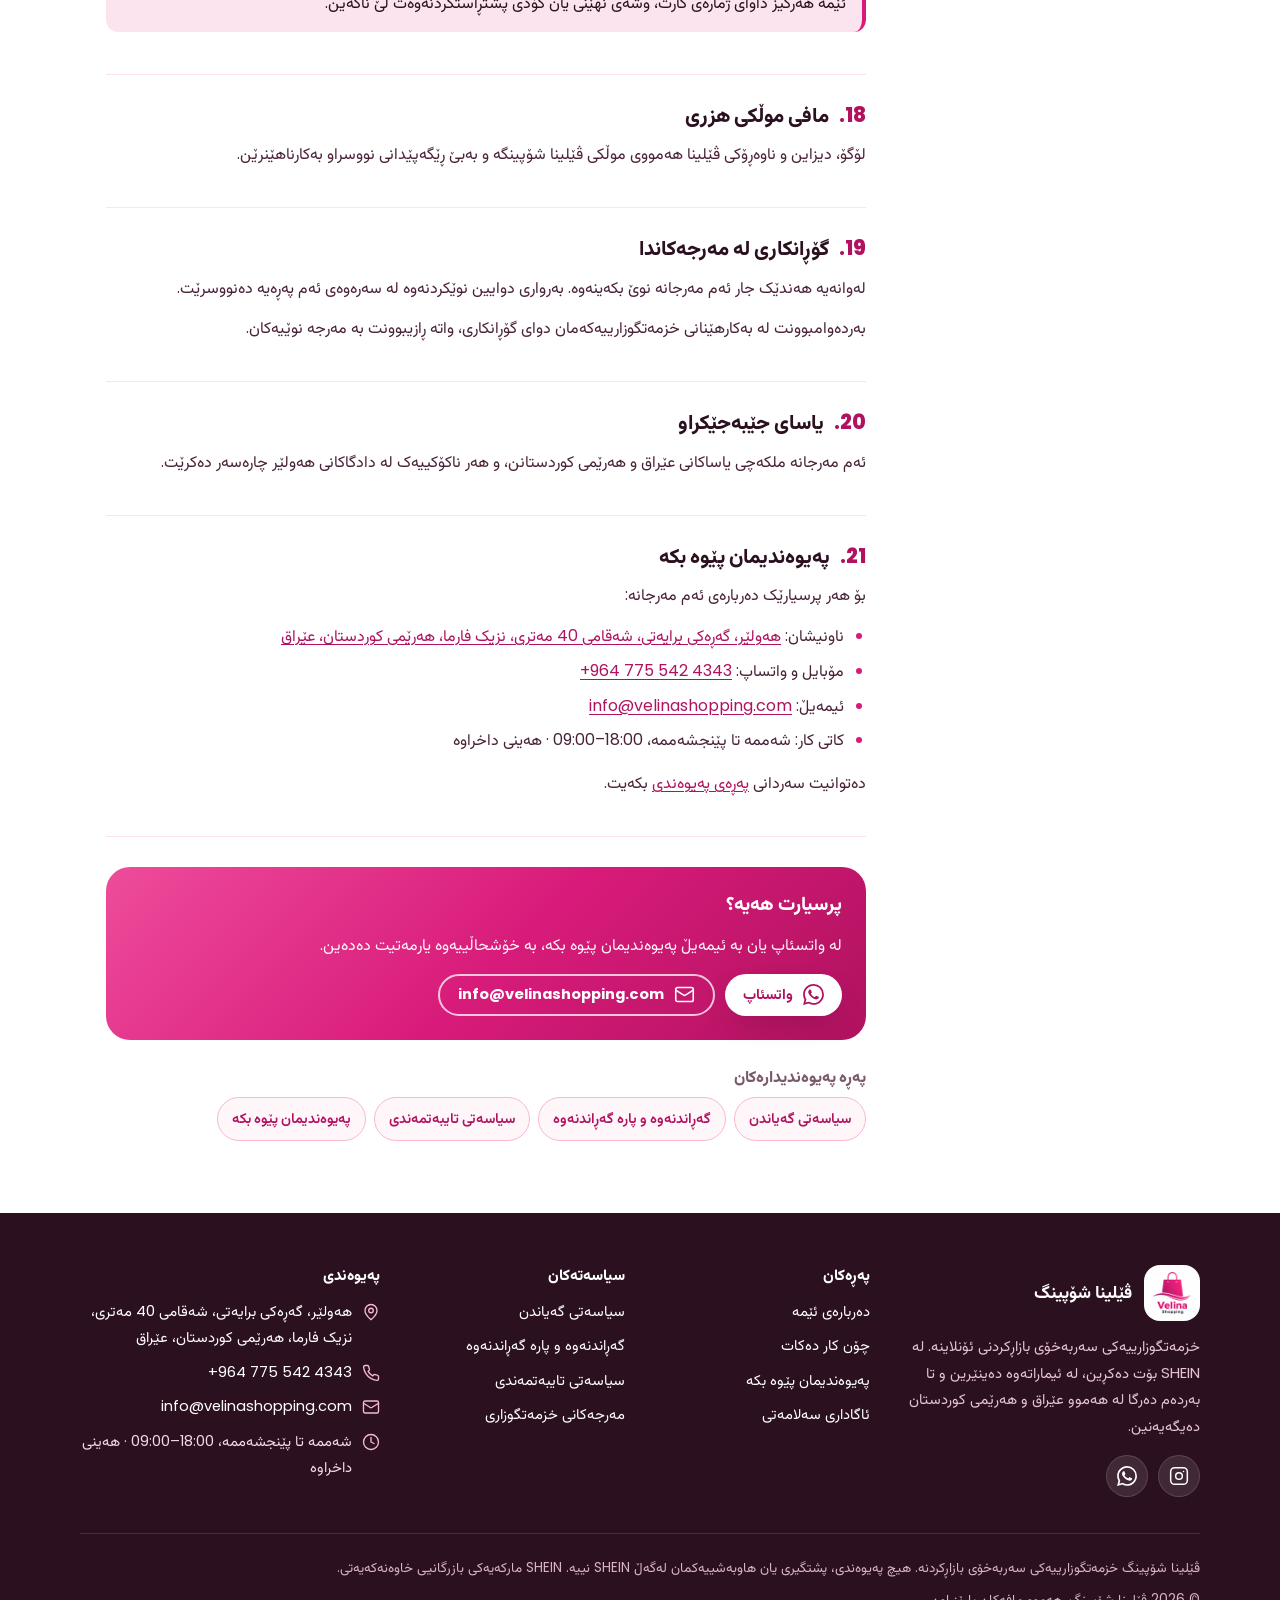
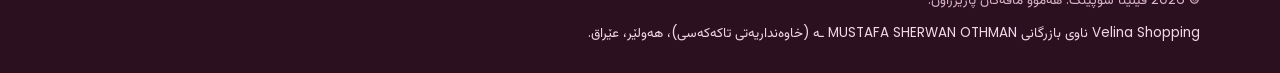
<file: terms.html>
<!DOCTYPE html>
<html lang="ckb" dir="rtl">
<head>
<meta charset="UTF-8">
<meta name="viewport" content="width=device-width, initial-scale=1, viewport-fit=cover">
<title>مەرجەکانی خزمەتگوزاری | ڤێلینا شۆپینگ</title>
<meta name="description" content="مەرجەکانی خزمەتگوزاریی ڤێلینا شۆپینگ: داواکردن، نرخ و ڕێژەی دۆلار، کرێی گەیاندن، پارەدان لە کاتی وەرگرتن، هەڵوەشاندنەوە و گەڕاندنەوە.">
<meta name="robots" content="index, follow">
<meta name="theme-color" content="#D81B7A">
<meta name="facebook-domain-verification" content="PASTE_CODE_FROM_META" />
<link rel="canonical" href="https://www.velinashopping.com/terms">
<link rel="alternate" hreflang="ckb" href="https://www.velinashopping.com/terms?lang=ku">
<link rel="alternate" hreflang="ar" href="https://www.velinashopping.com/terms?lang=ar">
<link rel="alternate" hreflang="en" href="https://www.velinashopping.com/terms?lang=en">
<link rel="alternate" hreflang="x-default" href="https://www.velinashopping.com/terms">
<meta property="og:type" content="website">
<meta property="og:site_name" content="Velina Shopping – ڤێلینا شۆپینگ">
<meta property="og:title" content="مەرجەکانی خزمەتگوزاری | ڤێلینا شۆپینگ">
<meta property="og:description" content="مەرجەکانی خزمەتگوزاریی ڤێلینا شۆپینگ: داواکردن، نرخ و ڕێژەی دۆلار، کرێی گەیاندن، پارەدان لە کاتی وەرگرتن، هەڵوەشاندنەوە و گەڕاندنەوە.">
<meta property="og:url" content="https://www.velinashopping.com/terms">
<meta property="og:image" content="https://www.velinashopping.com/assets/img/og-image.jpg">
<meta property="og:image:width" content="1200">
<meta property="og:image:height" content="630">
<meta property="og:image:alt" content="Velina Shopping logo">
<meta property="og:locale" content="ckb_IQ">
<meta property="og:locale:alternate" content="ar_IQ">
<meta property="og:locale:alternate" content="en_US">
<meta name="twitter:card" content="summary_large_image">
<meta name="twitter:title" content="مەرجەکانی خزمەتگوزاری | ڤێلینا شۆپینگ">
<meta name="twitter:description" content="مەرجەکانی خزمەتگوزاریی ڤێلینا شۆپینگ: داواکردن، نرخ و ڕێژەی دۆلار، کرێی گەیاندن، پارەدان لە کاتی وەرگرتن، هەڵوەشاندنەوە و گەڕاندنەوە.">
<meta name="twitter:image" content="https://www.velinashopping.com/assets/img/og-image.jpg">
<link rel="icon" href="favicon.ico" sizes="any">
<link rel="icon" type="image/png" sizes="32x32" href="assets/img/favicon-32.png">
<link rel="apple-touch-icon" href="assets/img/apple-touch-icon.png">
<link rel="manifest" href="site.webmanifest">
<link rel="preconnect" href="https://fonts.googleapis.com">
<link rel="preconnect" href="https://fonts.gstatic.com" crossorigin>
<link rel="stylesheet" href="https://fonts.googleapis.com/css2?family=Playfair+Display:ital,wght@1,600&family=Poppins:wght@400;500;600;700;800&family=Vazirmatn:wght@400;500;600;700;800&display=swap">
<link rel="stylesheet" href="assets/style.css">
<script>(function(){var d=document.documentElement,l=null,D='ku';try{l=new URLSearchParams(location.search).get('lang')}catch(e){}if(!/^(ku|ar|en)$/.test(l||'')){try{l=localStorage.getItem('velina-lang')}catch(e){}}d.className+=' js';if(/^(ku|ar|en)$/.test(l||'')&&l!==D){d.lang=l==='ku'?'ckb':l;d.dir=l==='en'?'ltr':'rtl';d.className+=' lang-pending'}setTimeout(function(){if(!window.__velinaReady){d.classList.remove('lang-pending');d.className+=' reveal-fallback'}},2500)})();</script>
<script type="application/ld+json">
{
  "@context": "https://schema.org",
  "@type": "LocalBusiness",
  "@id": "https://www.velinashopping.com/#business",
  "name": "Velina Shopping",
  "legalName": "MUSTAFA SHERWAN OTHMAN",
  "alternateName": [
    "ڤێلینا شۆپینگ",
    "ڤيلينا شوبينغ"
  ],
  "description": "Independent online personal-shopping service. Customers choose items on SHEIN, we purchase them on their behalf, ship from the UAE and deliver to the door anywhere in Iraq and the Kurdistan Region. Not affiliated with SHEIN.",
  "url": "https://www.velinashopping.com/",
  "logo": "https://www.velinashopping.com/assets/img/icon-512.png",
  "image": "https://www.velinashopping.com/assets/img/og-image.jpg",
  "telephone": "+9647755424343",
  "email": "info@velinashopping.com",
  "address": {
    "@type": "PostalAddress",
    "streetAddress": "40 Meter Street, Brayati, near Pharma",
    "addressLocality": "Erbil",
    "addressRegion": "Kurdistan Region",
    "addressCountry": "IQ"
  },
  "geo": {
    "@type": "GeoCoordinates",
    "latitude": 36.200478,
    "longitude": 44.039223
  },
  "hasMap": "https://www.google.com/maps?q=36.2004780,44.0392230",
  "openingHoursSpecification": [
    {
      "@type": "OpeningHoursSpecification",
      "dayOfWeek": [
        "Saturday",
        "Sunday",
        "Monday",
        "Tuesday",
        "Wednesday",
        "Thursday"
      ],
      "opens": "09:00",
      "closes": "18:00"
    }
  ],
  "areaServed": [
    {
      "@type": "Country",
      "name": "Iraq"
    }
  ],
  "currenciesAccepted": "IQD",
  "paymentAccepted": "Cash",
  "priceRange": "$$",
  "sameAs": [
    "https://www.instagram.com/velina.shopping"
  ]
}
</script>
</head>
<body data-page="terms">
<svg width="0" height="0" style="position:absolute" aria-hidden="true" focusable="false"><symbol id="i-wa" viewBox="0 0 24 24"><path d="M17.472 14.382c-.297-.149-1.758-.867-2.03-.967-.273-.099-.471-.148-.67.15-.197.297-.767.966-.94 1.164-.173.199-.347.223-.644.075-.297-.15-1.255-.463-2.39-1.475-.883-.788-1.48-1.761-1.653-2.059-.173-.297-.018-.458.13-.606.134-.133.298-.347.446-.52.149-.174.198-.298.298-.497.099-.198.05-.371-.025-.52-.075-.149-.669-1.612-.916-2.207-.242-.579-.487-.5-.669-.51-.173-.008-.371-.01-.57-.01-.198 0-.52.074-.792.372-.272.297-1.04 1.016-1.04 2.479 0 1.462 1.065 2.875 1.213 3.074.149.198 2.096 3.2 5.077 4.487.709.306 1.262.489 1.694.625.712.227 1.36.195 1.871.118.571-.085 1.758-.719 2.006-1.413.248-.694.248-1.289.173-1.413-.074-.124-.272-.198-.57-.347m-5.421 7.403h-.004a9.87 9.87 0 0 1-5.031-1.378l-.361-.214-3.741.982.998-3.648-.235-.374a9.86 9.86 0 0 1-1.51-5.26c.001-5.45 4.436-9.884 9.888-9.884 2.64 0 5.122 1.03 6.988 2.898a9.825 9.825 0 0 1 2.893 6.994c-.003 5.45-4.437 9.884-9.885 9.884m8.413-18.297A11.815 11.815 0 0 0 12.05 0C5.495 0 .16 5.335.157 11.892c0 2.096.547 4.142 1.588 5.945L.057 24l6.305-1.654a11.882 11.882 0 0 0 5.683 1.448h.005c6.554 0 11.89-5.335 11.893-11.893a11.821 11.821 0 0 0-3.48-8.413Z"/></symbol><symbol id="i-fb" viewBox="0 0 24 24"><path d="M24 12.073C24 5.405 18.627 0 12 0S0 5.405 0 12.073C0 18.1 4.388 23.094 10.125 24v-8.437H7.078v-3.49h3.047V9.413c0-3.025 1.792-4.697 4.533-4.697 1.312 0 2.686.236 2.686.236v2.971H15.83c-1.491 0-1.956.93-1.956 1.886v2.264h3.328l-.532 3.49h-2.796V24C19.612 23.094 24 18.1 24 12.073z"/></symbol><symbol id="i-ig" viewBox="0 0 24 24"><rect x="2" y="2" width="20" height="20" rx="5"/><circle cx="12" cy="12" r="4"/><path d="M17.5 6.5h.01"/></symbol><symbol id="i-bag" viewBox="0 0 24 24"><path d="M6 2 3 6v14a2 2 0 0 0 2 2h14a2 2 0 0 0 2-2V6l-3-4Z"/><path d="M3 6h18"/><path d="M16 10a4 4 0 0 1-8 0"/></symbol><symbol id="i-sparkle" viewBox="0 0 24 24"><path d="M9.937 15.5A2 2 0 0 0 8.5 14.063l-6.135-1.582a.5.5 0 0 1 0-.962L8.5 9.936A2 2 0 0 0 9.937 8.5l1.582-6.135a.5.5 0 0 1 .963 0L14.063 8.5A2 2 0 0 0 15.5 9.937l6.135 1.581a.5.5 0 0 1 0 .964L15.5 14.063a2 2 0 0 0-1.437 1.437l-1.582 6.135a.5.5 0 0 1-.963 0z"/></symbol><symbol id="i-truck" viewBox="0 0 24 24"><path d="M14 18V6a2 2 0 0 0-2-2H4a2 2 0 0 0-2 2v11a1 1 0 0 0 1 1h2"/><path d="M15 18H9"/><path d="M19 18h2a1 1 0 0 0 1-1v-3.65a1 1 0 0 0-.22-.624l-3.48-4.35A1 1 0 0 0 17.52 8H14"/><circle cx="17" cy="18" r="2"/><circle cx="7" cy="18" r="2"/></symbol><symbol id="i-plane" viewBox="0 0 24 24"><path d="M17.8 19.2 16 11l3.5-3.5C21 6 21.5 4 21 3c-1-.5-3 0-4.5 1.5L13 8 4.8 6.2c-.5-.1-.9.1-1.1.5l-.3.5c-.2.5-.1 1 .3 1.3L9 12l-2 3H4l-1 1 3 2 2 3 1-1v-3l3-2 3.5 5.3c.3.4.8.5 1.3.3l.5-.2c.4-.3.6-.7.5-1.2z"/></symbol><symbol id="i-shield" viewBox="0 0 24 24"><path d="M20 13c0 5-3.5 7.5-7.66 8.95a1 1 0 0 1-.67-.01C7.5 20.5 4 18 4 13V6a1 1 0 0 1 1-1c2 0 4.5-1.2 6.24-2.72a1.17 1.17 0 0 1 1.52 0C14.51 3.81 17 5 19 5a1 1 0 0 1 1 1z"/><path d="m9 12 2 2 4-4"/></symbol><symbol id="i-alert" viewBox="0 0 24 24"><path d="M20 13c0 5-3.5 7.5-7.66 8.95a1 1 0 0 1-.67-.01C7.5 20.5 4 18 4 13V6a1 1 0 0 1 1-1c2 0 4.5-1.2 6.24-2.72a1.17 1.17 0 0 1 1.52 0C14.51 3.81 17 5 19 5a1 1 0 0 1 1 1z"/><path d="M12 8v4"/><path d="M12 16h.01"/></symbol><symbol id="i-cash" viewBox="0 0 24 24"><rect x="2" y="6" width="20" height="12" rx="2"/><circle cx="12" cy="12" r="2"/><path d="M6 12h.01M18 12h.01"/></symbol><symbol id="i-clock" viewBox="0 0 24 24"><circle cx="12" cy="12" r="10"/><path d="M12 6v6l4 2"/></symbol><symbol id="i-pin" viewBox="0 0 24 24"><path d="M20 10c0 4.993-5.539 10.193-7.399 11.799a1 1 0 0 1-1.202 0C9.539 20.193 4 14.993 4 10a8 8 0 0 1 16 0"/><circle cx="12" cy="10" r="3"/></symbol><symbol id="i-phone" viewBox="0 0 24 24"><path d="M22 16.92v3a2 2 0 0 1-2.18 2 19.79 19.79 0 0 1-8.63-3.07 19.5 19.5 0 0 1-6-6 19.79 19.79 0 0 1-3.07-8.67A2 2 0 0 1 4.11 2h3a2 2 0 0 1 2 1.72 12.84 12.84 0 0 0 .7 2.81 2 2 0 0 1-.45 2.11L8.09 9.91a16 16 0 0 0 6 6l1.27-1.27a2 2 0 0 1 2.11-.45 12.84 12.84 0 0 0 2.81.7A2 2 0 0 1 22 16.92z"/></symbol><symbol id="i-mail" viewBox="0 0 24 24"><rect x="2" y="4" width="20" height="16" rx="2"/><path d="m22 7-8.97 5.7a1.94 1.94 0 0 1-2.06 0L2 7"/></symbol><symbol id="i-check" viewBox="0 0 24 24"><path d="M22 11.08V12a10 10 0 1 1-5.93-9.14"/><path d="m9 11 3 3L22 4"/></symbol><symbol id="i-clip" viewBox="0 0 24 24"><rect x="8" y="2" width="8" height="4" rx="1"/><path d="M16 4h2a2 2 0 0 1 2 2v14a2 2 0 0 1-2 2H6a2 2 0 0 1-2-2V6a2 2 0 0 1 2-2h2"/><path d="m9 14 2 2 4-4"/></symbol><symbol id="i-send" viewBox="0 0 24 24"><path d="M14.536 21.686a.5.5 0 0 0 .937-.024l6.5-19a.496.496 0 0 0-.635-.635l-19 6.5a.5.5 0 0 0-.024.937l7.93 3.18a2 2 0 0 1 1.112 1.11z"/><path d="m21.854 2.147-10.94 10.939"/></symbol><symbol id="i-home" viewBox="0 0 24 24"><path d="M15 21v-8a1 1 0 0 0-1-1h-4a1 1 0 0 0-1 1v8"/><path d="M3 10a2 2 0 0 1 .709-1.528l7-5.999a2 2 0 0 1 2.582 0l7 5.999A2 2 0 0 1 21 10v9a2 2 0 0 1-2 2H5a2 2 0 0 1-2-2z"/></symbol><symbol id="i-store" viewBox="0 0 24 24"><path d="M3 9 4.5 4h15L21 9"/><path d="M4 9v11h16V9"/><path d="M3 9a3 3 0 0 0 6 0 3 3 0 0 0 6 0 3 3 0 0 0 6 0"/><path d="M10 20v-5h4v5"/></symbol><symbol id="i-percent" viewBox="0 0 24 24"><path d="M3.85 8.62a4 4 0 0 1 4.78-4.77 4 4 0 0 1 6.74 0 4 4 0 0 1 4.78 4.78 4 4 0 0 1 0 6.74 4 4 0 0 1-4.77 4.78 4 4 0 0 1-6.75 0 4 4 0 0 1-4.78-4.77 4 4 0 0 1 0-6.76Z"/><path d="m15 9-6 6"/><path d="M9 9h.01"/><path d="M15 15h.01"/></symbol><symbol id="i-swap" viewBox="0 0 24 24"><path d="m8 3-4 4 4 4"/><path d="M4 7h16"/><path d="m16 21 4-4-4-4"/><path d="M20 17H4"/></symbol><symbol id="i-chev" viewBox="0 0 24 24"><path d="m6 9 6 6 6-6"/></symbol><symbol id="i-menu" viewBox="0 0 24 24"><path d="M4 6h16M4 12h16M4 18h16"/></symbol><symbol id="i-close" viewBox="0 0 24 24"><path d="M18 6 6 18M6 6l12 12"/></symbol><symbol id="i-dress" viewBox="0 0 24 24"><path d="M9 2v3l-2 4 2 1-4 12h14l-4-12 2-1-2-4V2"/><path d="M9 5h6"/></symbol><symbol id="i-baby" viewBox="0 0 24 24"><path d="M9 12h.01"/><path d="M15 12h.01"/><path d="M10 16c.5.3 1.2.5 2 .5s1.5-.2 2-.5"/><path d="M19 6.3a9 9 0 0 1 1.8 3.9 2 2 0 0 1 0 3.6 9 9 0 0 1-17.6 0 2 2 0 0 1 0-3.6A9 9 0 0 1 12 3c2 0 3.5 1.1 3.5 2.5s-.9 2.5-2 2.5c-.8 0-1.5-.4-1.5-1"/></symbol><symbol id="i-handbag" viewBox="0 0 24 24"><path d="M2.048 18.566A2 2 0 0 0 4 21h16a2 2 0 0 0 1.952-2.434l-2-9A2 2 0 0 0 18 8H6a2 2 0 0 0-1.952 1.566z"/><path d="M8 11V6a4 4 0 0 1 8 0v5"/></symbol><symbol id="i-gem" viewBox="0 0 24 24"><path d="M6 3h12l4 6-10 13L2 9Z"/><path d="M11 3 8 9l4 13 4-13-3-6"/><path d="M2 9h20"/></symbol><symbol id="i-ruler" viewBox="0 0 24 24"><path d="M21.3 15.3a2.4 2.4 0 0 1 0 3.4l-2.6 2.6a2.4 2.4 0 0 1-3.4 0L2.7 8.7a2.41 2.41 0 0 1 0-3.4l2.6-2.6a2.41 2.41 0 0 1 3.4 0Z"/><path d="m14.5 12.5 2-2"/><path d="m11.5 9.5 2-2"/><path d="m8.5 6.5 2-2"/><path d="m17.5 15.5 2-2"/></symbol><symbol id="i-user" viewBox="0 0 24 24"><path d="M19 21v-2a4 4 0 0 0-4-4H9a4 4 0 0 0-4 4v2"/><circle cx="12" cy="7" r="4"/></symbol><symbol id="i-printer" viewBox="0 0 24 24"><path d="M6 9V2h12v7"/><path d="M6 18H4a2 2 0 0 1-2-2v-5a2 2 0 0 1 2-2h16a2 2 0 0 1 2 2v5a2 2 0 0 1-2 2h-2"/><rect x="6" y="14" width="12" height="8"/></symbol><symbol id="i-box" viewBox="0 0 24 24"><path d="M11 21.73a2 2 0 0 0 2 0l7-4A2 2 0 0 0 21 16V8a2 2 0 0 0-1-1.73l-7-4a2 2 0 0 0-2 0l-7 4A2 2 0 0 0 3 8v8a2 2 0 0 0 1 1.73z"/><path d="M12 22V12"/><path d="m3.3 7 8.7 5 8.7-5"/></symbol><symbol id="i-lock" viewBox="0 0 24 24"><rect x="3" y="11" width="18" height="11" rx="2"/><path d="M7 11V7a5 5 0 0 1 10 0v4"/></symbol><symbol id="i-heart" viewBox="0 0 24 24"><path d="M19 14c1.49-1.46 3-3.21 3-5.5A5.5 5.5 0 0 0 16.5 3c-1.76 0-3 .5-4.5 2-1.5-1.5-2.74-2-4.5-2A5.5 5.5 0 0 0 2 8.5c0 2.3 1.5 4.05 3 5.5l7 7Z"/></symbol><symbol id="i-calendar" viewBox="0 0 24 24"><rect x="3" y="4" width="18" height="18" rx="2"/><path d="M16 2v4M8 2v4M3 10h18"/></symbol><symbol id="i-arrow" viewBox="0 0 24 24"><path d="M5 12h14"/><path d="m12 5 7 7-7 7"/></symbol></svg>
<div id="app">
<a class="skip-link" href="#main">بازدان بۆ ناوەڕۆک</a><header class="site-header" id="top"><div class="container header-inner"><a class="brand" href="index.html"><img src="assets/img/logo-128.png" width="46" height="46" alt="Velina Shopping logo"><span class="brand-name">ڤێلینا شۆپینگ<small>VELINA SHOPPING</small></span></a><nav class="main-nav" id="mainNav" aria-label="مێنیو"><a href="index.html">سەرەکی</a><a href="how-it-works.html">چۆن کار دەکات</a><a href="about.html">دەربارەی ئێمە</a><a href="contact.html">پەیوەندی</a></nav><div class="lang-switch" role="group" aria-label="زمان"><button type="button" data-lang="ku" lang="ckb" aria-pressed="true">کوردی</button><button type="button" data-lang="ar" lang="ar" aria-pressed="false">عربي</button><button type="button" data-lang="en" lang="en" aria-pressed="false">EN</button></div><a class="btn btn-wa header-wa" href="https://wa.me/9647755424343?text=%D8%B3%DA%B5%D8%A7%D9%88%20%DA%A4%DB%8E%D9%84%DB%8C%D9%86%D8%A7%20%D8%B4%DB%86%D9%BE%DB%8C%D9%86%DA%AF%20%F0%9F%8C%B8%20%D8%AF%DB%95%D9%85%DB%95%D9%88%DB%8E%D8%AA%20%D9%84%DB%95%20SHEIN%20%D8%A6%DB%86%D8%B1%D8%AF%DB%95%D8%B1%20%D8%A8%DA%A9%DB%95%D9%85." target="_blank" rel="noopener" aria-label="لە واتسئاپ پەیوەندیمان پێوە بکە"><svg class="icon icon-fill" aria-hidden="true" focusable="false"><use href="#i-wa"></use></svg><span>واتسئاپ</span></a><button class="menu-toggle" type="button" aria-expanded="false" aria-controls="mainNav" aria-label="مێنیو"><svg class="icon i-open" aria-hidden="true" focusable="false"><use href="#i-menu"></use></svg><svg class="icon i-close" aria-hidden="true" focusable="false"><use href="#i-close"></use></svg></button></div></header><main id="main"><section class="page-hero"><div class="container narrow"><span class="kicker"><svg class="icon" aria-hidden="true" focusable="false"><use href="#i-sparkle"></use></svg>ڤێلینا شۆپینگ</span><h1>مەرجەکانی خزمەتگوزاری</h1><p class="lead">ئەم مەرجانە ڕێکی دەخەن کە چۆن لە ڕێگەی ڤێلینا شۆپینگەوە داوا دەکەیت و ئێمە چۆن کاڵاکانت لە SHEIN بۆ دەکڕین و دەیگەیەنینە دەرگای ماڵەکەت. تکایە پێش داواکردن بە وردی بیانخوێنەوە.</p><div class="meta-row"><span class="badge"><svg class="icon" aria-hidden="true" focusable="false"><use href="#i-calendar"></use></svg>دوایین نوێکردنەوە: 7ی تشرینی دووەمی 2026</span><button type="button" class="badge no-print" data-print style="border:0;cursor:pointer"><svg class="icon" aria-hidden="true" focusable="false"><use href="#i-printer"></use></svg>چاپکردن</button></div></div><div class="wave" aria-hidden="true"><svg viewBox="0 0 1440 120" preserveAspectRatio="none"><path fill="currentColor" d="M0,64 C240,120 480,8 720,40 C960,72 1200,120 1440,72 L1440,120 L0,120 Z"/><path fill="currentColor" opacity=".5" d="M0,88 C300,40 560,110 820,80 C1080,50 1260,60 1440,96 L1440,120 L0,120 Z"/></svg></div></section><div class="container doc-wrap"><details class="toc" data-toc><summary>ناوەڕۆکی ئەم پەڕەیە<span class="chev"><svg class="icon" aria-hidden="true" focusable="false"><use href="#i-chev"></use></svg></span></summary><ol><li><a href="#acceptance">ڕازیبوون بە مەرجەکان</a></li><li><a href="#the-service">خزمەتگوزارییەکەمان</a></li><li><a href="#eligibility">مەرجی بەکارهێنان</a></li><li><a href="#ordering">چۆنیەتیی داواکردن</a></li><li><a href="#prices-and-rate">نرخ و ڕێژەی دۆلار</a></li><li><a href="#fees">کرێی ناردن و گەیاندن</a></li><li><a href="#payment">پارەدان</a></li><li><a href="#sold-out-items">کاڵای نەماو یان گۆڕاو</a></li><li><a href="#product-information">زانیاریی کاڵاکان</a></li><li><a href="#delivery">گەیاندن</a></li><li><a href="#delivery-attempts">هەوڵەکانی گەیاندن</a></li><li><a href="#cancellations">هەڵوەشاندنەوە</a></li><li><a href="#returns-and-refunds">گەڕاندنەوە و گەڕاندنەوەی پارە</a></li><li><a href="#prohibited-items">کاڵای قەدەغەکراو</a></li><li><a href="#customer-responsibilities">بەرپرسیارێتییەکانی کڕیار</a></li><li><a href="#limitation-of-liability">سنووری بەرپرسیارێتی</a></li><li><a href="#official-channels">کەناڵە فەرمییەکان</a></li><li><a href="#intellectual-property">مافی موڵکی هزری</a></li><li><a href="#changes">گۆڕانکاری لە مەرجەکاندا</a></li><li><a href="#governing-law">یاسای جێبەجێکراو</a></li><li><a href="#contact">پەیوەندیمان پێوە بکە</a></li></ol></details><article class="doc"><section class="doc-sec" id="acceptance"><h2><span class="n">1.</span><span>ڕازیبوون بە مەرجەکان</span></h2><p>ئەم خزمەتگوزارییانە لەلایەن <bdi dir="ltr">MUSTAFA SHERWAN OTHMAN</bdi> ـەوە پێشکەش دەکرێن، کە بە ناوی بازرگانیی Velina Shopping کار دەکات.</p><p>کاتێک لە ڕێگەی هەر یەکێک لە کەناڵەکانمانەوە (واتساپ، ئینستاگرام، فەیسبووک یان ئیمەیڵ) داوایەک دەنێریت، واتە ئەم مەرجانەت خوێندووەتەوە و ڕازیت پێیان.</p><p>ئەگەر ڕازی نیت بە هەر بەشێکی ئەم مەرجانە، تکایە داوا مەکە.</p></section><section class="doc-sec" id="the-service"><h2><span class="n">2.</span><span>خزمەتگوزارییەکەمان</span></h2><p>ڤێلینا شۆپینگ خزمەتگوزارییەکی سەربەخۆی کڕینی کەسییە بە شێوەی ئۆنلاین. ئێمە وەک بریکاری کڕین و ناردن بۆ تۆ کار دەکەین: کاڵاکان بە ناوی تۆوە لە SHEIN دەکڕین، لە ئیماراتەوە دەینێرین و دەیانگەیەنینە دەرگای ماڵەکەت لە عێراق و هەرێمی کوردستان.</p><p>ئێمە کاڵاکانی SHEIN دروست ناکەین، خاوەنیان نین و نایانفرۆشین، و هیچ پەیوەندییەکمان بە SHEIN ەوە نییە و لەلایەن SHEIN ەوە پشتگیری نەکراوین.</p><div class="note">«SHEIN» نیشانەیەکی بازرگانیی خاوەنەکەیەتی و تەنها بۆ ڕوونکردنەوەی ئەو شوێنەی لێی دەکڕین بەکاری دەهێنین.</div></section><section class="doc-sec" id="eligibility"><h2><span class="n">3.</span><span>مەرجی بەکارهێنان</span></h2><p>بۆ داواکردن دەبێت تەمەنت ١٨ ساڵ یان زیاتر بێت، یان ڕەزامەندیی دایک و باوک یان سەرپەرشتیارەکەت هەبێت.</p><p>دەبێت ناو، ژمارەی مۆبایل و ناونیشانێکی دروست و تەواو بدەیت، چونکە گەیاندنی داواکارییەکەت پشتی پێ دەبەستێت.</p></section><section class="doc-sec" id="ordering"><h2><span class="n">4.</span><span>چۆنیەتیی داواکردن</span></h2><p>داواکردن بەم هەنگاوانە دەبێت:</p><ul><li>هەنگاوی یەکەم: سەبەتەکەت (لینک یان وێنەی شاشە) لە <a href="https://wa.me/9647755424343?text=%D8%B3%DA%B5%D8%A7%D9%88%20%DA%A4%DB%8E%D9%84%DB%8C%D9%86%D8%A7%20%D8%B4%DB%86%D9%BE%DB%8C%D9%86%DA%AF%20%F0%9F%8C%B8%20%D8%AF%DB%95%D9%85%DB%95%D9%88%DB%8E%D8%AA%20%D9%84%DB%95%20SHEIN%20%D8%A6%DB%86%D8%B1%D8%AF%DB%95%D8%B1%20%D8%A8%DA%A9%DB%95%D9%85." target="_blank" rel="noopener">واتساپ</a> بۆمان بنێرە.</li><li>هەنگاوی دووەم: ئێمە نرخ و بەردەستبوونی کاڵاکان دەپشکنین.</li><li>هەنگاوی سێیەم: کۆی گشتیی کۆتایی بە دیناری عێراقی بۆت دەنێرین.</li><li>هەنگاوی چوارەم: داواکارییەکە تەنها دوای ئەوەی تۆ بە ڕوونی ڕەزامەندیی خۆت دەردەبڕیت، پشتڕاست دەکرێتەوە.</li><li>هەنگاوی پێنجەم: دوای پشتڕاستکردنەوەی تۆ، ئێمە کاڵاکان دەکڕین.</li></ul><p>تا ڕەزامەندیی ڕوونی تۆ وەرنەگرین، هیچ کڕینێک ناکەین.</p></section><section class="doc-sec" id="prices-and-rate"><h2><span class="n">5.</span><span>نرخ و ڕێژەی دۆلار</span></h2><p>نرخی کۆتایی بەم شێوەیە حیساب دەکرێت: نرخی کاڵا لە SHEIN لە کاتی کڕیندا × ڕێژەی ئێمە (لە ئێستادا <bdi dir="ltr">1$ = 1,450</bdi> دینار).</p><p>ڕێژەکە لەوانەیە بگۆڕێت، بەڵام ئەو کۆی گشتییەی تۆ پشتڕاستی دەکەیتەوە کۆتاییە و دواتر ناگۆڕێت.</p><p>هەموو داشکاندنەکانی SHEIN کە لە کاتی کڕیندا بەردەستن، بۆ داواکارییەکەت جێبەجێ دەکرێن.</p></section><section class="doc-sec" id="fees"><h2><span class="n">6.</span><span>کرێی ناردن و گەیاندن</span></h2><p>ناردنی نێودەوڵەتی لە ئیماراتەوە بۆ عێراق بەخۆڕاییە، بەڵام گەیاندن تا دەرگای ماڵ لەناو عێراقدا کرێی هەیە:</p><div class="table-wrap"><table><thead><tr><th scope="col">خزمەتگوزاری</th><th scope="col">کرێ</th></tr></thead><tbody><tr><td>ناردنی نێودەوڵەتی (ئیمارات ← عێراق)</td><td>بەخۆڕایی</td></tr><tr><td>گەیاندن تا دەرگای ماڵ لە هەرێمی کوردستان</td><td><bdi dir="ltr">5,000</bdi> دینار</td></tr><tr><td>گەیاندن تا دەرگای ماڵ لە شارەکانی تری عێراق</td><td><bdi dir="ltr">7,000</bdi> دینار</td></tr><tr><td>ڕاسپاردنی گومرگی</td><td>لەسەر ڤێلینا شۆپینگ</td></tr></tbody></table></div><p>تێچووی گومرگ بە تەواوی لەلایەن ڤێلینا شۆپینگەوە دەدرێت و هیچ کرێیەکی شاراوەی تر نییە.</p></section><section class="doc-sec" id="payment"><h2><span class="n">7.</span><span>پارەدان</span></h2><p>پارەدان تەنها بە نەختینە لە کاتی وەرگرتنی داواکارییەکەیە.</p><ul><li>داواکاری تا <bdi dir="ltr">300$</bdi>: هیچ پارەیەکی پێشەکی پێویست نییە.</li><li>داواکاری سەرووی <bdi dir="ltr">300$</bdi>: <bdi dir="ltr">25%</bdi>ی کۆی گشتی پێشەکی دەدرێت، و <bdi dir="ltr">75%</bdi>ی ماوە لە کاتی وەرگرتندا دەدرێت.</li></ul><div class="note">پارەی پێشەکی تەنها لە ڕێگەی کەناڵە فەرمییەکانمانەوە دەدرێت. تکایە پارە بۆ هیچ هەژمارێکی تر مەنێرە.</div></section><section class="doc-sec" id="sold-out-items"><h2><span class="n">8.</span><span>کاڵای نەماو یان گۆڕاو</span></h2><p>ئەگەر کاڵایەک پێش کڕین لە SHEIN نەما یان نرخەکەی گۆڕا، ئەو کاڵایە لە داواکارییەکەت لادەبرێت، بە وێنەی شاشە ئاگادارت دەکەینەوە و نرخی گشتی بەپێی ئەوە ڕاست دەکرێتەوە.</p><p>ئێمە بەرپرسیار نین لە گۆڕانی بەردەستبوون یان نرخی کاڵاکان لە SHEIN پێش کڕین.</p></section><section class="doc-sec" id="product-information"><h2><span class="n">9.</span><span>زانیاریی کاڵاکان</span></h2><p>وێنە، وەسف، قەبارە و کوالیتیی کاڵاکان هەمووی لە SHEIN ەوە دێن، نەک لە ئێمەوە.</p><p>تکایە پێش داواکردن خشتەی قەبارەکانی SHEIN و ڕاوبۆچوونی کڕیارەکان بە وردی بپشکنە.</p></section><section class="doc-sec" id="delivery"><h2><span class="n">10.</span><span>گەیاندن</span></h2><p>ماوەی گەیاندن نزیکەی <bdi dir="ltr">15–25</bdi> ڕۆژە. ئەمە خەمڵاندنە و گەرەنتی نییە، چونکە لەوانەیە بەهۆی گومرگ، گەشتە ئاسمانییەکان، پشوەکان، کەشوهەوا یان هێزی قاهیرە دوابکەوێت.</p><p>تکایە مۆبایلەکەت بەردەست بێت و ناونیشانەکەت دروست بێت.</p><p>بۆ زانیاریی زیاتر سەیری <a href="shipping.html">سیاسەتی ناردن</a> بکە.</p></section><section class="doc-sec" id="delivery-attempts"><h2><span class="n">11.</span><span>هەوڵەکانی گەیاندن</span></h2><p>ئێمە <bdi dir="ltr">3–5</bdi> جار هەوڵ دەدەین داواکارییەکەت بگەیەنین.</p><p>ئەگەر لە کاتی گەیاندندا داواکارییەکە هەڵبوەشێنیتەوە یان وەرینەگریت، دەگەڕێنرێتەوە بۆ ئۆفیسەکەمان لە هەولێر و لەوێ مامەڵەی لەگەڵ دەکرێت. دەتوانیت لە ئۆفیسەکەوە وەریبگریت.</p></section><section class="doc-sec" id="cancellations"><h2><span class="n">12.</span><span>هەڵوەشاندنەوە</span></h2><p>پێش ئەوەی ئێمە کاڵاکان بکڕین، هەڵوەشاندنەوە بەخۆڕاییە.</p><p>دوای کڕین، هەڵوەشاندنەوە گەرەنتی نییە. ئەگەر SHEIN هێشتا ڕێگە بدات هەوڵ دەدەین، و هەر داواکارییەک بە جیا سەیر دەکرێت.</p></section><section class="doc-sec" id="returns-and-refunds"><h2><span class="n">13.</span><span>گەڕاندنەوە و گەڕاندنەوەی پارە</span></h2><p>کورتەیەک لە سیاسەتی گەڕاندنەوەمان:</p><ul><li>کاڵای هەڵە، تێکچوو یان کەم: لە واتساپ پەیوەندیمان پێوە بکە لەگەڵ وێنە یان ڤیدیۆی پاکێتە کراوەکە.</li><li>گەڕاندنەوەی پارەی پەسەندکراو لە ماوەی <bdi dir="ltr">24–48</bdi> کاتژمێردا دەدرێت.</li><li>قەبارەی هەڵە: گەڕاندنەوەی پارە بەردەستە ئەگەر کاڵاکە بەکارنەهاتبێت، نەشۆرابێت و تیکێت و پاکێجە ڕەسەنەکەی پێوە بێت.</li><li>جلی ژێرەوە ناگەڕێندرێتەوە (بەهۆی پاکوخاوێنی).</li></ul><p>وردەکاریی تەواو لە <a href="returns.html">سیاسەتی گەڕاندنەوە و گەڕاندنەوەی پارە</a> دایە.</p></section><section class="doc-sec" id="prohibited-items"><h2><span class="n">14.</span><span>کاڵای قەدەغەکراو</span></h2><p>داوای هیچ کاڵایەک ناکەین کە لە عێراق یان هەرێمی کوردستان نایاسایی بێت، یان هاوبەشی ناردنەکەمان ڕەتی بکاتەوە. ئەگەر کاڵایەکی وا لە داواکارییەکەدا هەبێت، ئاگادارت دەکەینەوە و لادەبرێت.</p></section><section class="doc-sec" id="customer-responsibilities"><h2><span class="n">15.</span><span>بەرپرسیارێتییەکانی کڕیار</span></h2><p>بە داواکردن ڕازی دەبیت بەوەی:</p><ul><li>زانیاریی دروست و تەواو بدەیت.</li><li>لە پەیوەندیکردندا ڕێزدار بیت لەگەڵ تیمەکەمان و شۆفێرەکانی گەیاندن.</li><li>هیچ داواکارییەکی ساختە یان فێڵاوی نەنێریت.</li></ul></section><section class="doc-sec" id="limitation-of-liability"><h2><span class="n">16.</span><span>سنووری بەرپرسیارێتی</span></h2><p>زۆرترین بەرپرسیارێتیی ئێمە بریتییە لەو بڕە پارەیەی بۆ ئەو کاڵایەی کێشەی هەیە داوتە.</p><p>ئێمە بەرپرسیار نین لە هیچ زیانێکی ناڕاستەوخۆ.</p></section><section class="doc-sec" id="official-channels"><h2><span class="n">17.</span><span>کەناڵە فەرمییەکان</span></h2><p>ئێمە تەنها لە ڕێگەی ئەو کەناڵانەوە کار دەکەین کە لەم ماڵپەڕەدا هاتوون:</p><ul><li>واتساپ و مۆبایل: <a href="https://wa.me/9647755424343?text=%D8%B3%DA%B5%D8%A7%D9%88%20%DA%A4%DB%8E%D9%84%DB%8C%D9%86%D8%A7%20%D8%B4%DB%86%D9%BE%DB%8C%D9%86%DA%AF%20%F0%9F%8C%B8%20%D8%AF%DB%95%D9%85%DB%95%D9%88%DB%8E%D8%AA%20%D9%84%DB%95%20SHEIN%20%D8%A6%DB%86%D8%B1%D8%AF%DB%95%D8%B1%20%D8%A8%DA%A9%DB%95%D9%85." target="_blank" rel="noopener"><bdi dir="ltr">+964 775 542 4343</bdi></a></li><li>ئینستاگرام: <a href="https://www.instagram.com/velina.shopping" target="_blank" rel="noopener"><bdi dir="ltr">@velina.shopping</bdi></a></li><li>پەڕەی فەرمیی فەیسبووک</li><li>ئیمەیڵ: <a href="mailto:info@velinashopping.com"><bdi dir="ltr">info@velinashopping.com</bdi></a></li></ul><p>ئێمە بەرپرسیار نین لەو پارانەی بۆ هەژماری ساختە دەنێردرێن.</p><div class="note">ئێمە هەرگیز داوای ژمارەی کارت، وشەی نهێنی یان کۆدی پشتڕاستکردنەوەت لێ ناکەین.</div></section><section class="doc-sec" id="intellectual-property"><h2><span class="n">18.</span><span>مافی موڵکی هزری</span></h2><p>لۆگۆ، دیزاین و ناوەڕۆکی ڤێلینا هەمووی موڵکی ڤێلینا شۆپینگە و بەبێ ڕێگەپێدانی نووسراو بەکارناهێنرێن.</p></section><section class="doc-sec" id="changes"><h2><span class="n">19.</span><span>گۆڕانکاری لە مەرجەکاندا</span></h2><p>لەوانەیە هەندێک جار ئەم مەرجانە نوێ بکەینەوە. بەرواری دوایین نوێکردنەوە لە سەرەوەی ئەم پەڕەیە دەنووسرێت.</p><p>بەردەوامبوونت لە بەکارهێنانی خزمەتگوزارییەکەمان دوای گۆڕانکاری، واتە ڕازیبوونت بە مەرجە نوێیەکان.</p></section><section class="doc-sec" id="governing-law"><h2><span class="n">20.</span><span>یاسای جێبەجێکراو</span></h2><p>ئەم مەرجانە ملکەچی یاساکانی عێراق و هەرێمی کوردستانن، و هەر ناکۆکییەک لە دادگاکانی هەولێر چارەسەر دەکرێت.</p></section><section class="doc-sec" id="contact"><h2><span class="n">21.</span><span>پەیوەندیمان پێوە بکە</span></h2><p>بۆ هەر پرسیارێک دەربارەی ئەم مەرجانە:</p><ul><li>ناونیشان: <a href="https://www.google.com/maps?q=36.2004780,44.0392230" target="_blank" rel="noopener">هەولێر، گەڕەکی برایەتی، شەقامی 40 مەتری، نزیک فارما، هەرێمی کوردستان، عێراق</a></li><li>مۆبایل و واتساپ: <a href="https://wa.me/9647755424343?text=%D8%B3%DA%B5%D8%A7%D9%88%20%DA%A4%DB%8E%D9%84%DB%8C%D9%86%D8%A7%20%D8%B4%DB%86%D9%BE%DB%8C%D9%86%DA%AF%20%F0%9F%8C%B8%20%D8%AF%DB%95%D9%85%DB%95%D9%88%DB%8E%D8%AA%20%D9%84%DB%95%20SHEIN%20%D8%A6%DB%86%D8%B1%D8%AF%DB%95%D8%B1%20%D8%A8%DA%A9%DB%95%D9%85." target="_blank" rel="noopener"><bdi dir="ltr">+964 775 542 4343</bdi></a></li><li>ئیمەیڵ: <a href="mailto:info@velinashopping.com"><bdi dir="ltr">info@velinashopping.com</bdi></a></li><li>کاتی کار: شەممە تا پێنجشەممە، <bdi dir="ltr">09:00–18:00</bdi> · هەینی داخراوە</li></ul><p>دەتوانیت سەردانی <a href="contact.html">پەڕەی پەیوەندی</a> بکەیت.</p></section><div class="help-box"><h2>پرسیارت هەیە؟</h2><p>لە واتسئاپ یان بە ئیمەیڵ پەیوەندیمان پێوە بکە، بە خۆشحاڵییەوە یارمەتیت دەدەین.</p><div class="help-actions"><a class="btn btn-white btn-sm" href="https://wa.me/9647755424343?text=%D8%B3%DA%B5%D8%A7%D9%88%20%DA%A4%DB%8E%D9%84%DB%8C%D9%86%D8%A7%20%D8%B4%DB%86%D9%BE%DB%8C%D9%86%DA%AF%20%F0%9F%8C%B8%20%D8%AF%DB%95%D9%85%DB%95%D9%88%DB%8E%D8%AA%20%D9%84%DB%95%20SHEIN%20%D8%A6%DB%86%D8%B1%D8%AF%DB%95%D8%B1%20%D8%A8%DA%A9%DB%95%D9%85." target="_blank" rel="noopener"><svg class="icon icon-fill" aria-hidden="true" focusable="false"><use href="#i-wa"></use></svg>واتسئاپ</a><a class="btn btn-outline-white btn-sm" href="mailto:info@velinashopping.com"><svg class="icon" aria-hidden="true" focusable="false"><use href="#i-mail"></use></svg><bdi dir="ltr">info@velinashopping.com</bdi></a></div></div><nav class="related" aria-label="پەڕە پەیوەندیدارەکان"><h2>پەڕە پەیوەندیدارەکان</h2><ul><li><a href="shipping.html">سیاسەتی گەیاندن</a></li><li><a href="returns.html">گەڕاندنەوە و پارە گەڕاندنەوە</a></li><li><a href="privacy.html">سیاسەتی تایبەتمەندی</a></li><li><a href="contact.html">پەیوەندیمان پێوە بکە</a></li></ul></nav></article></div></main><footer class="site-footer"><div class="container"><div class="footer-grid"><div class="footer-col"><div class="footer-brand"><img src="assets/img/logo-128.png" width="56" height="56" alt="" loading="lazy"><strong>ڤێلینا شۆپینگ</strong></div><p class="footer-desc">خزمەتگوزارییەکی سەربەخۆی بازاڕکردنی ئۆنلاینە. لە SHEIN بۆت دەکڕین، لە ئیماراتەوە دەینێرین و تا بەردەم دەرگا لە هەموو عێراق و هەرێمی کوردستان دەیگەیەنین.</p><div class="socials"><a href="https://www.instagram.com/velina.shopping" target="_blank" rel="noopener" aria-label="Instagram"><svg class="icon" aria-hidden="true" focusable="false"><use href="#i-ig"></use></svg></a><a href="https://wa.me/9647755424343?text=%D8%B3%DA%B5%D8%A7%D9%88%20%DA%A4%DB%8E%D9%84%DB%8C%D9%86%D8%A7%20%D8%B4%DB%86%D9%BE%DB%8C%D9%86%DA%AF%20%F0%9F%8C%B8%20%D8%AF%DB%95%D9%85%DB%95%D9%88%DB%8E%D8%AA%20%D9%84%DB%95%20SHEIN%20%D8%A6%DB%86%D8%B1%D8%AF%DB%95%D8%B1%20%D8%A8%DA%A9%DB%95%D9%85." target="_blank" rel="noopener" aria-label="WhatsApp"><svg class="icon icon-fill" aria-hidden="true" focusable="false"><use href="#i-wa"></use></svg></a></div></div><nav class="footer-col" aria-label="پەڕەکان"><h2>پەڕەکان</h2><ul><li><a href="about.html">دەربارەی ئێمە</a></li><li><a href="how-it-works.html">چۆن کار دەکات</a></li><li><a href="contact.html">پەیوەندیمان پێوە بکە</a></li><li><a href="index.html#stay-safe">ئاگاداری سەلامەتی</a></li></ul></nav><nav class="footer-col" aria-label="سیاسەتەکان"><h2>سیاسەتەکان</h2><ul><li><a href="shipping.html">سیاسەتی گەیاندن</a></li><li><a href="returns.html">گەڕاندنەوە و پارە گەڕاندنەوە</a></li><li><a href="privacy.html">سیاسەتی تایبەتمەندی</a></li><li><a href="terms.html">مەرجەکانی خزمەتگوزاری</a></li></ul></nav><div class="footer-col footer-contact-col"><h2>پەیوەندی</h2><ul class="footer-contact"><li><svg class="icon" aria-hidden="true" focusable="false"><use href="#i-pin"></use></svg><a href="https://www.google.com/maps?q=36.2004780,44.0392230" target="_blank" rel="noopener">هەولێر، گەڕەکی برایەتی، شەقامی 40 مەتری، نزیک فارما، هەرێمی کوردستان، عێراق</a></li><li><svg class="icon" aria-hidden="true" focusable="false"><use href="#i-phone"></use></svg><a href="tel:+9647755424343"><bdi dir="ltr">+964 775 542 4343</bdi></a></li><li><svg class="icon" aria-hidden="true" focusable="false"><use href="#i-mail"></use></svg><a href="mailto:info@velinashopping.com"><bdi dir="ltr">info@velinashopping.com</bdi></a></li><li><svg class="icon" aria-hidden="true" focusable="false"><use href="#i-clock"></use></svg><span>شەممە تا پێنجشەممە، <bdi dir="ltr">09:00–18:00</bdi> · هەینی داخراوە</span></li></ul></div></div><div class="footer-bottom"><p>ڤێلینا شۆپینگ خزمەتگوزارییەکی سەربەخۆی بازاڕکردنە. هیچ پەیوەندی، پشتگیری یان هاوبەشییەکمان لەگەڵ SHEIN نییە. SHEIN مارکەیەکی بازرگانیی خاوەنەکەیەتی.</p><p>© <bdi dir="ltr">2026</bdi> ڤێلینا شۆپینگ. هەموو مافەکان پارێزراون.</p><p class="legal-line" lang="en" dir="ltr">Velina Shopping is a trading name of <bdi dir="ltr">MUSTAFA SHERWAN OTHMAN</bdi> (sole proprietor), Erbil, Iraq.</p></div></div></footer><a class="wa-float" href="https://wa.me/9647755424343?text=%D8%B3%DA%B5%D8%A7%D9%88%20%DA%A4%DB%8E%D9%84%DB%8C%D9%86%D8%A7%20%D8%B4%DB%86%D9%BE%DB%8C%D9%86%DA%AF%20%F0%9F%8C%B8%20%D8%AF%DB%95%D9%85%DB%95%D9%88%DB%8E%D8%AA%20%D9%84%DB%95%20SHEIN%20%D8%A6%DB%86%D8%B1%D8%AF%DB%95%D8%B1%20%D8%A8%DA%A9%DB%95%D9%85." target="_blank" rel="noopener" aria-label="لە واتسئاپ پەیوەندیمان پێوە بکە"><svg class="icon icon-fill" aria-hidden="true" focusable="false"><use href="#i-wa"></use></svg></a>
</div>
<noscript><p style="text-align:center;padding:12px;background:#FCE4EF;margin:0">بۆ گۆڕینی زمان و بەکارهێنانی حیسابکەری نرخ، تکایە JavaScript چالاک بکە.</p></noscript>
<script src="assets/config.js"></script>
<script src="assets/i18n.js"></script>
<script src="assets/main.js"></script>
</body>
</html>
</file>
<file: assets/style.css>
/* ==========================================================================
   Velina Shopping – stylesheet
   Soft, feminine, premium · mobile-first · RTL/LTR via logical properties
   ========================================================================== */
:root{
  --pink:#D81B7A;          /* primary (4.8:1 on white – OK for text & buttons) */
  --pink-deep:#B0125F;     /* hover + small text (6.7:1 on white) */
  --pink-700:#8E0E4A;
  --pink-400:#EE4C9B;
  --pink-200:#F6B8D4;
  --blush:#FCE4EF;
  --blush-50:#FFF6FA;
  --plum:#2B1020;
  --plum-2:#4A2238;
  --mauve:#7A5A6A;         /* secondary text – darkened from #8A6A7A so it passes AA on blush too */
  --white:#fff;
  --wa:#13914A; --wa-dark:#0E7A3D;
  --r-sm:14px; --r:20px; --r-lg:24px;
  --shadow-sm:0 2px 10px rgba(43,16,32,.06);
  --shadow:0 12px 32px -12px rgba(216,27,122,.28),0 4px 12px rgba(43,16,32,.05);
  --shadow-lg:0 26px 60px -20px rgba(216,27,122,.45);
  --grad:linear-gradient(135deg,#EE4C9B 0%,#D81B7A 52%,#B0125F 100%);
  --grad-soft:linear-gradient(180deg,#FFF6FA 0%,#FCE4EF 100%);
  --font:'Poppins','Vazirmatn',system-ui,-apple-system,'Segoe UI',Tahoma,sans-serif;
  --font-accent:'Playfair Display',Georgia,serif;
  --header-h:68px;
  --container:1160px;
}

/* ---------- base ---------- */
*,*::before,*::after{box-sizing:border-box}
html{-webkit-text-size-adjust:100%;scroll-behavior:smooth;scroll-padding-top:calc(var(--header-h) + 16px)}
html.lang-pending #app{visibility:hidden}
body{margin:0;font-family:var(--font);font-size:16px;line-height:1.8;color:var(--plum);background:#fff;-webkit-font-smoothing:antialiased;overflow-x:hidden}
html[lang="en"] body{line-height:1.65}
img,svg{display:block;max-width:100%}
a{color:var(--pink-deep);text-underline-offset:3px}
a:hover{color:var(--pink-700)}
button,input,select,textarea{font:inherit;color:inherit}
h1,h2,h3{line-height:1.35;margin:0;font-weight:800;color:var(--plum)}
html[lang="en"] h1,html[lang="en"] h2,html[lang="en"] h3{line-height:1.2;letter-spacing:-.02em}
p{margin:0}
bdi{unicode-bidi:isolate}
bdi[dir="ltr"]{white-space:nowrap}
.container{width:100%;max-width:var(--container);margin-inline:auto;padding-inline:20px}
.narrow{max-width:820px}
.sr-only{position:absolute!important;width:1px;height:1px;padding:0;margin:-1px;overflow:hidden;clip:rect(0,0,0,0);white-space:nowrap;border:0}
.icon{width:24px;height:24px;flex-shrink:0;fill:none;stroke:currentColor;stroke-width:1.8;stroke-linecap:round;stroke-linejoin:round}
.icon-fill{fill:currentColor;stroke:none}
:focus-visible{outline:3px solid var(--pink);outline-offset:3px;border-radius:8px}
.skip-link{position:absolute;inset-inline-start:12px;top:-60px;z-index:300;background:var(--plum);color:#fff;padding:10px 16px;border-radius:10px;font-weight:600;text-decoration:none;transition:top .2s}
.skip-link:focus{top:12px;color:#fff}
.flip-rtl{transform:none}
[dir="rtl"] .flip-rtl{transform:scaleX(-1)}

/* ---------- buttons ---------- */
.btn{display:inline-flex;align-items:center;justify-content:center;gap:10px;min-height:50px;padding:12px 24px;border-radius:999px;border:0;cursor:pointer;font-weight:700;font-size:1rem;line-height:1.3;text-decoration:none;text-align:center;transition:transform .2s ease,box-shadow .2s ease,background-color .2s ease,color .2s}
.btn .icon{width:21px;height:21px}
.btn-primary{background:var(--grad);color:#fff;box-shadow:var(--shadow-lg)}
.btn-primary:hover{color:#fff;transform:translateY(-2px);box-shadow:0 30px 60px -18px rgba(216,27,122,.6)}
.btn-ghost{background:#fff;color:var(--pink-deep);border:2px solid var(--pink-200)}
.btn-ghost:hover{border-color:var(--pink);color:var(--pink-deep);transform:translateY(-2px)}
.btn-wa{background:var(--wa);color:#fff;box-shadow:0 10px 24px -10px rgba(19,145,74,.6)}
.btn-wa:hover{background:var(--wa-dark);color:#fff;transform:translateY(-2px)}
.btn-white{background:#fff;color:var(--pink-deep);box-shadow:0 12px 30px -12px rgba(43,16,32,.35)}
.btn-white:hover{color:var(--pink-700);transform:translateY(-2px)}
.btn-outline-white{background:transparent;color:#fff;border:2px solid rgba(255,255,255,.75)}
.btn-outline-white:hover{background:rgba(255,255,255,.12);color:#fff}
.btn-sm{min-height:42px;padding:8px 18px;font-size:.92rem}
.btn:active{transform:scale(.98)}

/* ---------- header ---------- */
.site-header{position:sticky;top:0;z-index:100;height:var(--header-h);background:rgba(255,255,255,.9);backdrop-filter:saturate(180%) blur(14px);-webkit-backdrop-filter:saturate(180%) blur(14px);border-bottom:1px solid transparent;transition:border-color .25s,box-shadow .25s}
.site-header.scrolled{border-color:rgba(216,27,122,.12);box-shadow:0 8px 24px -16px rgba(43,16,32,.3)}
.header-inner{height:100%;display:flex;align-items:center;gap:10px}
.brand{display:flex;align-items:center;gap:10px;text-decoration:none;margin-inline-end:auto;min-width:0}
.brand img{width:46px;height:46px;border-radius:14px;background:#fff;box-shadow:var(--shadow-sm)}
.brand-name{display:none;font-weight:800;color:var(--pink-deep);font-size:1.05rem;line-height:1.15;white-space:nowrap}
.brand-name small{display:block;font-family:'Poppins',sans-serif;font-weight:500;color:var(--mauve);font-size:.66rem;letter-spacing:.12em}
.main-nav{position:absolute;top:var(--header-h);inset-inline:0;background:#fff;border-bottom:1px solid rgba(216,27,122,.12);box-shadow:0 18px 30px -18px rgba(43,16,32,.25);padding:10px 20px 18px;display:none;flex-direction:column;gap:2px}
.main-nav.open{display:flex}
.main-nav a{display:block;padding:12px 14px;border-radius:12px;text-decoration:none;font-weight:600;color:var(--plum-2)}
.main-nav a:hover,.main-nav a[aria-current="page"]{background:var(--blush-50);color:var(--pink-deep)}
.lang-switch{display:flex;background:var(--blush);border-radius:999px;padding:4px;gap:2px}
.lang-switch button{border:0;background:transparent;cursor:pointer;min-height:36px;min-width:40px;padding:2px 9px;border-radius:999px;font-size:.84rem;font-weight:700;color:var(--plum-2)}
.lang-switch button[lang="ckb"],.lang-switch button[lang="ar"]{font-family:'Vazirmatn',sans-serif}
.lang-switch button[aria-pressed="true"]{background:#fff;color:var(--pink-deep);box-shadow:var(--shadow-sm)}
.header-wa{min-height:44px;width:44px;padding:0}
.header-wa span{display:none}
.menu-toggle{display:grid;place-items:center;width:44px;height:44px;border-radius:12px;border:0;background:var(--blush-50);color:var(--plum);cursor:pointer}
.menu-toggle .i-close{display:none}
.menu-toggle[aria-expanded="true"] .i-open{display:none}
.menu-toggle[aria-expanded="true"] .i-close{display:block}
@media (min-width:480px){.brand-name{display:block}}
@media (min-width:640px){.header-wa{width:auto;padding:0 18px}.header-wa span{display:inline}}
@media (min-width:1024px){
  :root{--header-h:76px}
  .main-nav{position:static;display:flex;flex-direction:row;background:none;border:0;box-shadow:none;padding:0;margin-inline-end:6px}
  .main-nav a{padding:8px 12px;font-size:.95rem}
  .menu-toggle{display:none}
}

/* ---------- hero (home) ---------- */
.hero{position:relative;background:var(--grad-soft);overflow:hidden;padding:30px 0 110px}
.hero::before{content:"";position:absolute;width:460px;height:460px;border-radius:50%;background:radial-gradient(circle,rgba(238,76,155,.2),transparent 70%);top:-150px;inset-inline-end:-160px;pointer-events:none}
.hero-grid{position:relative;z-index:1;display:grid;gap:34px;align-items:center}
.kicker{display:inline-flex;align-items:center;gap:8px;font-size:.82rem;font-weight:700;color:var(--pink-deep);background:#fff;padding:6px 14px;border-radius:999px;box-shadow:var(--shadow-sm)}
.kicker .icon{width:16px;height:16px;color:var(--pink)}
.hero h1{font-size:clamp(1.9rem,7vw,3.4rem);margin:18px 0 14px}
.hero h1 .accent{display:block;background:var(--grad);-webkit-background-clip:text;background-clip:text;color:transparent;padding-bottom:.06em}
html[lang="en"] .hero h1 .accent{font-family:var(--font-accent);font-style:italic;font-weight:600;letter-spacing:0}
.hero-sub{font-size:clamp(1rem,2.6vw,1.12rem);color:var(--mauve);max-width:560px}
.rate-badge{margin:24px 0 20px;display:inline-flex;flex-direction:column;gap:2px;background:var(--grad);color:#fff;border-radius:var(--r);padding:14px 26px 16px;box-shadow:var(--shadow-lg);position:relative;overflow:hidden}
.rate-badge::after{content:"";position:absolute;inset:0;background:linear-gradient(115deg,transparent 30%,rgba(255,255,255,.25) 50%,transparent 70%);transform:translateX(-100%);animation:shine 5s ease-in-out infinite 1.5s}
@keyframes shine{0%,60%{transform:translateX(-100%)}100%{transform:translateX(100%)}}
.rate-label{font-size:.85rem;font-weight:600}
.rate-value{font-family:'Poppins',sans-serif;font-weight:800;font-size:clamp(2rem,9vw,2.8rem);line-height:1.1;direction:ltr;unicode-bidi:isolate;text-align:start}
[dir="rtl"] .rate-value{text-align:right}
.rate-value small{font-size:.5em;font-weight:700}
.rate-sub{font-size:.85rem;opacity:.95}
.hero-ctas{display:flex;flex-direction:column;gap:12px}
.stats{list-style:none;padding:0;display:grid;grid-template-columns:repeat(2,1fr);gap:10px;margin-top:26px}
.stat{background:#fff;border-radius:var(--r-sm);padding:14px;box-shadow:var(--shadow-sm);border:1px solid rgba(216,27,122,.08)}
.stat .icon{width:22px;height:22px;color:var(--pink);margin-bottom:6px}
.stat strong{display:block;font-size:.95rem;line-height:1.35}
.stat span{display:block;font-size:.8rem;color:var(--mauve);line-height:1.45;margin-top:2px}
.hero-visual{position:relative;display:grid;place-items:center;min-height:250px}
.hero-card{position:relative;width:min(220px,60vw);aspect-ratio:1;border-radius:50%;background:#fff;box-shadow:var(--shadow-lg);display:grid;place-items:center}
.hero-card::before{content:"";position:absolute;inset:-18px;border-radius:50%;border:2px dashed rgba(216,27,122,.25);animation:spin 50s linear infinite}
@keyframes spin{to{transform:rotate(360deg)}}
.hero-card img{width:84%;height:auto;border-radius:50%}
.sparkle{position:absolute;color:var(--pink-400);animation:twinkle 3s ease-in-out infinite}
.sparkle.s1{top:6%;inset-inline-start:8%;width:28px}
.sparkle.s2{bottom:10%;inset-inline-end:6%;width:22px;animation-delay:-1.4s}
.sparkle.s3{top:18%;inset-inline-end:2%;width:16px;animation-delay:-.7s}
@keyframes twinkle{0%,100%{opacity:.35;transform:scale(.85)}50%{opacity:1;transform:scale(1.1)}}
.wave{position:absolute;inset-inline:0;bottom:-1px;height:80px;color:#fff;pointer-events:none}
.wave svg{width:100%;height:100%}
@media (min-width:560px){.hero-ctas{flex-direction:row;flex-wrap:wrap}.stats{grid-template-columns:repeat(4,1fr)}}
@media (min-width:960px){
  .hero{padding:64px 0 150px}
  .hero-grid{grid-template-columns:1.15fr .85fr;gap:48px}
  .hero-card{width:380px}
  .hero-visual{min-height:440px}
}

/* ---------- trust strip ---------- */
.trust-strip{position:relative;z-index:2;margin-top:-56px}
.trust-list{list-style:none;margin:0;padding:14px;display:grid;grid-template-columns:repeat(2,1fr);gap:8px;background:#fff;border-radius:var(--r);box-shadow:var(--shadow)}
.trust-list li{display:flex;align-items:center;gap:8px;font-weight:600;font-size:.88rem;color:var(--plum-2);padding:8px}
.trust-list .icon{width:20px;height:20px;color:var(--pink)}
@media (min-width:760px){.trust-list{grid-template-columns:repeat(4,1fr);padding:10px 18px}.trust-list li{justify-content:center;font-size:.95rem}}

/* ---------- sections ---------- */
.section{padding:72px 0;position:relative}
.section.blush{background:var(--grad-soft)}
.section-head{text-align:center;max-width:660px;margin:0 auto 38px}
.eyebrow{display:inline-block;font-size:.8rem;font-weight:700;letter-spacing:.06em;color:var(--pink-deep);background:var(--blush);padding:4px 14px;border-radius:999px;margin-bottom:12px}
html[lang="en"] .eyebrow{text-transform:uppercase}
.section.blush .eyebrow{background:#fff}
.section-head h2{font-size:clamp(1.55rem,5vw,2.35rem)}
.section-head p{color:var(--mauve);margin-top:10px;font-size:1.04rem}
.center{text-align:center}
.mt-lg{margin-top:34px}
@media (min-width:960px){.section{padding:96px 0}}

/* cards grid */
.grid{display:grid;gap:16px}
@media (min-width:640px){.grid-2,.grid-3,.grid-4{grid-template-columns:repeat(2,1fr)}}
@media (min-width:1024px){.grid-3{grid-template-columns:repeat(3,1fr)}.grid-4{grid-template-columns:repeat(4,1fr)}}
.card{background:#fff;border:1px solid rgba(216,27,122,.1);border-radius:var(--r);padding:24px;box-shadow:var(--shadow-sm);transition:transform .25s ease,box-shadow .25s ease,border-color .25s}
.card:hover{transform:translateY(-4px);box-shadow:var(--shadow);border-color:rgba(216,27,122,.24)}
.card-ic{display:grid;place-items:center;width:52px;height:52px;border-radius:16px;background:var(--blush);color:var(--pink);margin-bottom:14px}
.card-ic .icon{width:26px;height:26px}
.card h3{font-size:1.08rem;margin-bottom:6px}
.card p{color:var(--mauve);font-size:.95rem}
.card.featured{background:var(--grad);border:0;color:#fff}
.card.featured h3{color:#fff}
.card.featured p{color:rgba(255,255,255,.93)}
.card.featured .card-ic{background:rgba(255,255,255,.2);color:#fff}

/* steps */
.steps{list-style:none;margin:0;padding:0;display:grid;gap:16px;position:relative}
.step{position:relative;background:#fff;border-radius:var(--r);padding:22px;box-shadow:var(--shadow-sm);display:flex;gap:16px;align-items:flex-start}
.step-num{flex-shrink:0;position:relative;z-index:1;display:grid;place-items:center;width:50px;height:50px;border-radius:50%;background:var(--grad);color:#fff;font-family:'Poppins',sans-serif;font-weight:800;font-size:1.1rem;box-shadow:0 8px 18px -6px rgba(216,27,122,.55)}
.step h3{font-size:1.04rem;margin-bottom:4px}
.step p{color:var(--mauve);font-size:.95rem}
.steps::before{content:"";position:absolute;top:40px;bottom:40px;inset-inline-start:46px;width:2px;background:repeating-linear-gradient(to bottom,var(--pink-200) 0 6px,transparent 6px 12px)}
@media (min-width:960px){
  .steps{grid-template-columns:repeat(4,1fr);gap:22px}
  .steps::before{top:48px;bottom:auto;inset-inline:12%;width:auto;height:2px;background:repeating-linear-gradient(to right,var(--pink-200) 0 8px,transparent 8px 16px)}
  .step{flex-direction:column;align-items:center;text-align:center;background:transparent;box-shadow:none;padding:20px 16px}
  .step-num{width:58px;height:58px;font-size:1.25rem;outline:8px solid var(--blush-50)}
}

/* categories */
.cats{display:grid;gap:14px;grid-template-columns:repeat(2,1fr)}
.cat{text-decoration:none;position:relative;border-radius:var(--r);overflow:hidden;aspect-ratio:3/4;color:#fff;isolation:isolate;display:flex;flex-direction:column;justify-content:flex-end;padding:16px;box-shadow:var(--shadow-sm);transition:transform .3s ease}
.cat:hover{transform:translateY(-4px)}
.cat-media{position:absolute;inset:0;z-index:-2;display:grid;place-items:center}
.cat-media img{width:100%;height:100%;object-fit:cover}
.cat-media .icon{width:34%;height:auto;color:rgba(255,255,255,.9);stroke-width:1.3;margin-bottom:36%}
.cat::after{content:"";position:absolute;inset:0;z-index:-1;background:linear-gradient(to top,rgba(43,16,32,.72),rgba(43,16,32,.12) 48%,transparent 70%)}
.cat:nth-child(1) .cat-media{background:linear-gradient(160deg,#F9A8CF,#D81B7A)}
.cat:nth-child(2) .cat-media{background:linear-gradient(160deg,#FFD3E5,#EE4C9B)}
.cat:nth-child(3) .cat-media{background:linear-gradient(160deg,#C9577F,#7A1640)}
.cat:nth-child(4) .cat-media{background:linear-gradient(160deg,#F6C1D8,#B0125F)}
.cat h3{color:#fff;font-size:1.08rem}
.cat p{font-size:.82rem;line-height:1.5;opacity:.95}
@media (min-width:960px){.cats{grid-template-columns:repeat(4,1fr);gap:20px}.cat{padding:22px}.cat h3{font-size:1.2rem}}

/* calculator */
.calc-wrap{display:grid;background:#fff;border-radius:var(--r-lg);box-shadow:var(--shadow-lg);overflow:hidden;max-width:960px;margin:0 auto;border:1px solid rgba(216,27,122,.12)}
.calc-form{padding:26px 22px}
.field-label{display:block;font-weight:700;margin-bottom:8px}
.input-wrap{position:relative;direction:ltr}
.input-wrap .cur{position:absolute;left:18px;top:50%;transform:translateY(-50%);font-family:'Poppins',sans-serif;font-weight:800;font-size:1.35rem;color:var(--pink)}
.calc-input{width:100%;height:62px;border-radius:16px;border:2px solid var(--pink-200);background:var(--blush-50);padding:0 18px 0 46px;font-family:'Poppins',sans-serif;font-weight:700;font-size:1.45rem;text-align:left;transition:border-color .2s,box-shadow .2s}
.calc-input::placeholder{color:#A88598;font-weight:500;font-size:1rem;font-family:var(--font)}
.calc-input:focus{outline:none;border-color:var(--pink);box-shadow:0 0 0 4px rgba(216,27,122,.15);background:#fff}
.quick{display:flex;gap:8px;margin-top:12px;direction:ltr}
.quick button{flex:1 1 0;min-height:40px;border:1.5px solid var(--pink-200);background:#fff;color:var(--pink-deep);border-radius:999px;font-family:'Poppins',sans-serif;font-weight:600;cursor:pointer}
.quick button:hover{background:var(--blush);border-color:var(--pink)}
.area{border:0;padding:0;margin:20px 0 0}
.area legend{font-weight:700;margin-bottom:8px;padding:0}
.pills{display:grid;grid-template-columns:1fr 1fr;gap:8px}
.pill{position:relative}
.pill input{position:absolute;opacity:0;inset:0;cursor:pointer}
.pill span{display:flex;align-items:center;justify-content:center;min-height:48px;padding:8px 10px;border-radius:14px;border:2px solid var(--pink-200);font-weight:600;font-size:.92rem;text-align:center;line-height:1.35;transition:all .2s}
.pill input:checked + span{background:var(--blush);border-color:var(--pink);color:var(--pink-deep)}
.pill input:focus-visible + span{outline:3px solid var(--pink);outline-offset:2px}
.calc-result{background:var(--grad);color:#fff;padding:26px 22px;position:relative;overflow:hidden}
.calc-result::before{content:"";position:absolute;width:260px;height:260px;border-radius:50%;background:rgba(255,255,255,.08);top:-110px;inset-inline-end:-90px}
.breakdown{margin:0;position:relative}
.breakdown div{display:flex;justify-content:space-between;align-items:baseline;gap:12px;padding:8px 0;border-bottom:1px dashed rgba(255,255,255,.3)}
.breakdown dt{font-size:.92rem;opacity:.95}
.breakdown dd{margin:0;font-weight:700;white-space:nowrap}
.breakdown .total{border-bottom:0;padding-top:14px}
.breakdown .total dt{font-weight:700;font-size:1rem;opacity:1}
.breakdown .total dd{font-family:'Poppins','Vazirmatn',sans-serif;font-size:clamp(1.5rem,6vw,2rem);font-weight:800}
.prepay-box{position:relative;margin-top:12px;background:rgba(255,255,255,.16);border-radius:14px;padding:12px 14px;font-size:.92rem}
.prepay-box strong{font-weight:700}
.calc-note{position:relative;font-size:.85rem;opacity:.95;margin-top:12px}
.calc-result .btn{position:relative;width:100%;margin-top:16px}
.calc-result .btn[aria-disabled="true"]{opacity:.6;pointer-events:none}
@media (min-width:800px){.calc-wrap{grid-template-columns:1fr 1fr}.calc-form,.calc-result{padding:38px}}

/* fees */
.fees{max-width:760px;margin:0 auto;background:#fff;border-radius:var(--r-lg);box-shadow:var(--shadow);overflow:hidden;border:1px solid rgba(216,27,122,.12)}
.fee-row{display:flex;align-items:center;gap:14px;padding:18px 22px;border-bottom:1px solid var(--blush)}
.fee-row:last-child{border-bottom:0}
.fee-row .card-ic{margin:0;width:46px;height:46px;border-radius:14px}
.fee-row .card-ic .icon{width:22px;height:22px}
.fee-row .t{flex:1;font-weight:600}
.fee-row .v{font-weight:800;color:var(--pink-deep);white-space:nowrap;text-align:end}
.fees-foot{padding:16px 22px;background:var(--blush-50);display:flex;flex-wrap:wrap;gap:8px 16px;align-items:center;justify-content:space-between;font-size:.92rem;color:var(--mauve)}

/* tables (size guide + docs) */
.table-wrap{overflow-x:auto;-webkit-overflow-scrolling:touch;border-radius:var(--r-sm);border:1px solid rgba(216,27,122,.14);background:#fff}
table{width:100%;border-collapse:collapse;font-size:.93rem}
th,td{padding:11px 14px;text-align:start;border-bottom:1px solid var(--blush)}
th{background:var(--blush);color:var(--plum);font-weight:700;white-space:nowrap}
tr:last-child td{border-bottom:0}
@media (max-width:480px){table{font-size:.84rem}th,td{padding:9px 8px}th{white-space:normal}}
td.num,th.num{font-family:'Poppins',sans-serif;direction:ltr;unicode-bidi:isolate;text-align:center}
.size-grid{display:grid;gap:22px}
.size-grid>*,.hero-grid>*,.loc>*,.calc-wrap>*,.doc-wrap>*,.footer-grid>*{min-width:0}
.size-grid h3{font-size:1.1rem;margin-bottom:12px}
.size-foot{margin-top:22px;display:flex;flex-direction:column;align-items:center;gap:12px;text-align:center}
.size-foot .small{font-size:.88rem;color:var(--mauve)}
@media (min-width:900px){.size-grid{grid-template-columns:1.3fr 1fr}}

/* reviews placeholders */
.review{position:relative;background:#fff;border-radius:var(--r);padding:24px;border:2px dashed var(--pink-200)}
.review .q{font-family:Georgia,serif;font-size:3.6rem;line-height:1;color:var(--pink-200);height:32px;display:block}
.review blockquote{margin:6px 0 16px;color:var(--plum-2)}
.review footer{display:flex;align-items:center;gap:12px}
.avatar{width:42px;height:42px;border-radius:50%;background:var(--grad);display:grid;place-items:center;color:#fff}
.avatar .icon{width:20px;height:20px}
.review cite{font-style:normal;font-weight:700;display:block}
.review .city{font-size:.85rem;color:var(--mauve)}
.ph-tag{display:inline-block;margin-bottom:10px;font-size:.72rem;font-weight:700;background:#FFF1C9;color:#6B4A00;padding:3px 10px;border-radius:999px}

/* faq */
.faq{max-width:800px;margin:0 auto;display:grid;gap:12px}
.faq details{background:#fff;border-radius:18px;box-shadow:var(--shadow-sm);border:1px solid rgba(216,27,122,.1)}
.faq details[open]{box-shadow:var(--shadow);border-color:rgba(216,27,122,.25)}
.faq summary{list-style:none;cursor:pointer;display:flex;align-items:center;justify-content:space-between;gap:14px;padding:16px 20px;font-weight:700;min-height:58px;border-radius:18px}
.faq summary::-webkit-details-marker{display:none}
.chev{flex-shrink:0;display:grid;place-items:center;width:32px;height:32px;border-radius:50%;background:var(--blush);color:var(--pink-deep);transition:transform .3s,background .2s}
.chev .icon{width:18px;height:18px}
.faq details[open] .chev{transform:rotate(180deg);background:var(--pink);color:#fff}
.faq .answer{padding:0 20px 18px;color:var(--mauve)}

/* stay safe */
.safe-box{display:flex;flex-direction:column;gap:14px;background:#fff;border:2px solid var(--pink-200);border-radius:var(--r-lg);padding:24px;box-shadow:var(--shadow-sm);max-width:900px;margin:0 auto}
.safe-box .card-ic{margin:0;background:var(--grad);color:#fff}
.safe-box h2{font-size:1.25rem}
.safe-box p{color:var(--plum-2);margin-top:6px}
@media (min-width:760px){.safe-box{flex-direction:row;align-items:flex-start;padding:30px}.safe-box .btn{align-self:center;flex-shrink:0}}

/* location */
.loc{display:grid;gap:18px;align-items:stretch}
.loc-info{background:#fff;border-radius:var(--r-lg);padding:24px;box-shadow:var(--shadow-sm);border:1px solid rgba(216,27,122,.1)}
.info-list{list-style:none;margin:0;padding:0;display:grid;gap:16px}
.info-list li{display:flex;gap:12px;align-items:flex-start}
.info-list .card-ic{margin:0;width:42px;height:42px;border-radius:12px}
.info-list .card-ic .icon{width:20px;height:20px}
.info-list b{display:block;font-size:.85rem;color:var(--mauve);font-weight:600}
.info-list a{color:var(--plum);text-decoration:none;font-weight:600}
.info-list a:hover{color:var(--pink-deep)}
.map-box{position:relative;border-radius:var(--r-lg);overflow:hidden;min-height:320px;background:linear-gradient(135deg,#FFE3EF,#F8C4DA);display:grid;place-items:center;text-align:center;padding:24px;box-shadow:var(--shadow-sm)}
.map-box iframe{position:absolute;inset:0;width:100%;height:100%;border:0}
.map-pin{width:64px;height:64px;border-radius:50%;background:#fff;color:var(--pink);display:grid;place-items:center;margin:0 auto 12px;box-shadow:var(--shadow)}
.map-pin .icon{width:30px;height:30px}
.map-box .small{font-size:.82rem;color:var(--plum-2);margin-top:10px}
.map-actions{display:flex;flex-wrap:wrap;gap:10px;justify-content:center}
@media (min-width:900px){.loc{grid-template-columns:1fr 1.3fr}}

/* page hero (inner pages) */
.page-hero{position:relative;background:var(--grad-soft);padding:42px 0 96px;overflow:hidden;text-align:center}
.page-hero h1{font-size:clamp(1.8rem,6vw,2.9rem);margin:16px 0 10px}
.page-hero .lead{color:var(--mauve);max-width:680px;margin:0 auto;font-size:1.06rem}
.page-hero .meta-row{margin-top:16px;display:flex;flex-wrap:wrap;gap:10px;justify-content:center;align-items:center;font-size:.9rem;color:var(--plum-2)}
.badge{display:inline-flex;align-items:center;gap:6px;background:#fff;border-radius:999px;padding:6px 14px;font-weight:600;box-shadow:var(--shadow-sm)}
.badge .icon{width:16px;height:16px;color:var(--pink)}
.page-hero .wave{height:60px}

/* legal docs */
.doc-wrap{display:grid;gap:24px;padding-top:12px;padding-bottom:72px}
.toc{background:var(--blush-50);border:1px solid rgba(216,27,122,.14);border-radius:var(--r);padding:6px 18px}
.toc summary{cursor:pointer;font-weight:700;padding:12px 0;list-style:none;display:flex;justify-content:space-between;align-items:center}
.toc summary::-webkit-details-marker{display:none}
.toc[open] .chev{transform:rotate(180deg)}
.toc ol{margin:0 0 12px;padding-inline-start:0;list-style:none;counter-reset:toc}
.toc li{counter-increment:toc}
.toc a{display:flex;gap:8px;padding:6px 8px;border-radius:10px;text-decoration:none;color:var(--plum-2);font-size:.93rem;line-height:1.5}
.toc a::before{content:counter(toc) ".";font-family:'Poppins',sans-serif;color:var(--pink-deep);font-weight:700;min-width:1.6em}
.toc a:hover{background:#fff;color:var(--pink-deep)}
.doc{max-width:760px;min-width:0}
.doc-sec{padding:26px 0;border-bottom:1px solid var(--blush)}
.doc-sec:first-child{padding-top:6px}
.doc-sec h2{font-size:1.28rem;display:flex;gap:10px;align-items:baseline;margin-bottom:12px}
.doc-sec h2 .n{font-family:'Poppins',sans-serif;color:var(--pink-deep);flex-shrink:0}
.doc-sec h3{font-size:1.04rem;margin:18px 0 8px;color:var(--plum-2)}
.doc-sec p{margin:0 0 12px;color:var(--plum-2)}
.doc-sec ul{margin:0 0 14px;padding-inline-start:22px;color:var(--plum-2)}
.doc-sec li{margin-bottom:6px}
.doc-sec li::marker{color:var(--pink)}
.doc-sec .table-wrap{margin:6px 0 16px}
.note{background:var(--blush);border-inline-start:4px solid var(--pink);border-radius:12px;padding:14px 16px;margin:6px 0 16px;color:var(--plum)}
.help-box{margin-top:30px;background:var(--grad);color:#fff;border-radius:var(--r-lg);padding:24px;display:flex;flex-direction:column;gap:14px}
.help-box h2{color:#fff;font-size:1.2rem}
.help-box p{opacity:.95}
.help-actions{display:flex;flex-wrap:wrap;gap:10px}
.related{margin-top:26px}
.related h2{font-size:1rem;margin-bottom:10px;color:var(--mauve)}
.related ul{list-style:none;margin:0;padding:0;display:flex;flex-wrap:wrap;gap:8px}
.related a{display:inline-block;padding:8px 14px;border-radius:999px;background:var(--blush-50);border:1px solid var(--pink-200);text-decoration:none;font-weight:600;font-size:.9rem}
@media (min-width:1024px){
  .doc-wrap{grid-template-columns:260px minmax(0,760px);justify-content:center;gap:48px}
  .toc{position:sticky;top:calc(var(--header-h) + 20px);align-self:start;max-height:calc(100vh - var(--header-h) - 40px);overflow:auto}
}

/* contact */
.channels{display:grid;gap:12px}
.channel{display:flex;gap:14px;align-items:center;background:#fff;border-radius:var(--r);padding:18px;border:1px solid rgba(216,27,122,.1);box-shadow:var(--shadow-sm);text-decoration:none;color:var(--plum);transition:transform .2s,box-shadow .2s}
a.channel:hover{transform:translateY(-3px);box-shadow:var(--shadow);color:var(--plum)}
.channel .card-ic,.info-list .card-ic,.fee-row .card-ic,.independence .card-ic,.safe-box .card-ic{flex-shrink:0}
.channel .card-ic{margin:0}
.channel b{display:block;font-size:.85rem;color:var(--mauve);font-weight:600}
.channel strong{display:block;font-weight:700}
.channel small{display:block;color:var(--mauve);font-size:.85rem;line-height:1.5}
.channel.wa .card-ic{background:var(--wa);color:#fff}
@media (min-width:640px){.channels{grid-template-columns:repeat(2,1fr)}}
@media (min-width:1024px){.channels{grid-template-columns:repeat(3,1fr)}}
.form-card{background:#fff;border-radius:var(--r-lg);padding:24px;box-shadow:var(--shadow);border:1px solid rgba(216,27,122,.12);max-width:760px;margin:0 auto}
.form-grid{display:grid;gap:16px}
@media (min-width:640px){.form-grid{grid-template-columns:1fr 1fr}.form-grid .full{grid-column:1/-1}}
.input,.select,.textarea{width:100%;min-height:52px;border-radius:14px;border:2px solid var(--pink-200);background:var(--blush-50);padding:10px 14px;transition:border-color .2s,box-shadow .2s}
.textarea{min-height:130px;resize:vertical}
.input:focus,.select:focus,.textarea:focus{outline:none;border-color:var(--pink);box-shadow:0 0 0 4px rgba(216,27,122,.15);background:#fff}
.form-note{display:flex;gap:8px;align-items:flex-start;font-size:.86rem;color:var(--mauve);margin-top:14px}
.form-note .icon{width:18px;height:18px;color:var(--pink);margin-top:3px}
.form-error{color:#B3261E;font-weight:600;font-size:.9rem;margin-top:10px}

/* CTA banner */
.cta-banner{position:relative;overflow:hidden;background:var(--grad);color:#fff;border-radius:var(--r-lg);padding:42px 24px;text-align:center;box-shadow:var(--shadow-lg)}
.cta-banner::before{content:"";position:absolute;width:300px;height:300px;border-radius:50%;background:rgba(255,255,255,.09);top:-150px;inset-inline-start:-90px}
.cta-banner>*{position:relative}
.cta-banner h2{color:#fff;font-size:clamp(1.5rem,5vw,2.3rem)}
.cta-banner p{margin:10px auto 24px;max-width:540px;opacity:.95}
.cta-actions{display:flex;flex-direction:column;gap:12px;max-width:340px;margin:0 auto}
@media (min-width:560px){.cta-actions{flex-direction:row;max-width:none;justify-content:center}}

/* about extras */
.prose p{color:var(--plum-2);margin-bottom:14px;font-size:1.04rem}
.independence{background:var(--blush-50);border:2px solid var(--pink-200);border-radius:var(--r-lg);padding:24px;display:flex;gap:16px;align-items:flex-start}
.independence .card-ic{margin:0;flex-shrink:0}
.independence h2{font-size:1.2rem;margin-bottom:6px}
.independence p{color:var(--plum-2)}
.tips{list-style:none;margin:0;padding:0;display:grid;gap:10px}
.tips li{display:flex;gap:10px;align-items:flex-start;background:#fff;border-radius:14px;padding:14px 16px;box-shadow:var(--shadow-sm)}
.tips .icon{width:20px;height:20px;color:var(--pink);margin-top:4px}

/* 404 */
.nf{min-height:60vh;display:grid;place-items:center;text-align:center;padding:60px 0}
.nf .big{font-family:'Poppins',sans-serif;font-weight:800;font-size:clamp(4.5rem,20vw,8rem);line-height:1;background:var(--grad);-webkit-background-clip:text;background-clip:text;color:transparent}
.nf h1{font-size:clamp(1.5rem,5vw,2.2rem);margin:10px 0}
.nf p{color:var(--mauve);max-width:480px;margin:0 auto 24px}

/* footer */
.site-footer{background:var(--plum);color:#F3D9E6;padding:52px 0 calc(28px + env(safe-area-inset-bottom));margin-top:0}
.site-footer a{color:#fff;text-decoration:none}
.site-footer a:hover{color:var(--pink-200);text-decoration:underline}
.footer-grid{display:grid;gap:30px}
.footer-brand{display:flex;align-items:center;gap:12px;margin-bottom:12px}
.footer-brand img{width:56px;height:56px;border-radius:16px;background:#fff}
.footer-brand strong{font-size:1.1rem;color:#fff}
.footer-desc{font-size:.92rem;color:#E6C3D5;max-width:360px}
.socials{display:flex;gap:10px;margin-top:16px}
.socials a{display:grid;place-items:center;width:42px;height:42px;border-radius:50%;background:rgba(255,255,255,.1);border:1px solid rgba(255,255,255,.14)}
.socials a:hover{background:rgba(255,255,255,.2);text-decoration:none}
.socials .icon{width:20px;height:20px}
.footer-col h2{font-size:.95rem;color:#fff;margin-bottom:12px}
.footer-col ul{list-style:none;margin:0;padding:0;display:grid;gap:8px;font-size:.92rem}
.footer-contact li{display:flex;gap:10px;align-items:flex-start}
.footer-contact .icon{width:18px;height:18px;color:var(--pink-200);margin-top:5px}
.footer-bottom{margin-top:36px;padding-top:22px;border-top:1px solid rgba(255,255,255,.12);display:grid;gap:8px;font-size:.84rem;color:#D9B3C6}
@media (min-width:760px){.footer-grid{grid-template-columns:1.4fr 1fr 1fr 1.4fr}}

/* floating WhatsApp – inline-end = bottom-left in RTL, bottom-right in LTR */
.wa-float{position:fixed;z-index:90;bottom:calc(18px + env(safe-area-inset-bottom));inset-inline-end:18px;width:58px;height:58px;border-radius:50%;background:var(--wa);color:#fff;display:grid;place-items:center;box-shadow:0 12px 28px -8px rgba(19,145,74,.65);transition:transform .2s,background .2s}
.wa-float:hover{transform:scale(1.07);background:var(--wa-dark);color:#fff}
.wa-float .icon{width:30px;height:30px}

/* reveal animations */
.js .reveal{opacity:0;transform:translateY(22px);transition:opacity .7s ease,transform .7s cubic-bezier(.2,.7,.2,1)}
.js .reveal.in,.reveal-fallback .reveal{opacity:1;transform:none}
@media (prefers-reduced-motion:reduce){
  html{scroll-behavior:auto}
  *,*::before,*::after{animation:none!important;transition:none!important}
  .js .reveal{opacity:1;transform:none}
}

/* print (policy pages) */
@media print{
  .site-header,.wa-float,.site-footer .socials,.toc,.help-box,.related,.btn,.wave,.skip-link,.no-print{display:none!important}
  body{font-size:11pt;color:#000;line-height:1.5}
  .page-hero{background:none;padding:0 0 12px;text-align:start}
  .doc-wrap{display:block;padding:0}
  .doc{max-width:none}
  .doc-sec{break-inside:avoid-page;padding:10px 0}
  a{color:#000}
  .doc a[href^="http"]::after{content:" (" attr(href) ")";font-size:9pt}
  .site-footer{background:none;color:#000;padding:12px 0}
  .site-footer a{color:#000}
  .footer-grid{display:block}
  .footer-col:not(.footer-contact-col){display:none}
  .js .reveal{opacity:1!important;transform:none!important}
}
.form-card{display:flex;flex-direction:column}
.review.real{border-style:solid;border-color:rgba(216,27,122,.14);box-shadow:var(--shadow-sm)}
.legal-line{color:#F3D9E6}
.legal-box{background:#fff;border:1px solid rgba(216,27,122,.16);border-radius:var(--r-lg);padding:24px;box-shadow:var(--shadow-sm)}
.legal-box h2{display:flex;align-items:center;gap:10px;font-size:1.2rem;margin-bottom:14px}
.legal-box h2 .icon{color:var(--pink)}
.legal-box dl{margin:0;display:grid;gap:0}
.legal-box dl>div{display:grid;grid-template-columns:minmax(110px,34%) 1fr;gap:12px;padding:10px 0;border-bottom:1px solid var(--blush)}
.legal-box dl>div:last-child{border-bottom:0}
.legal-box dt{color:var(--mauve);font-weight:600;font-size:.92rem}
.legal-box dd{margin:0;font-weight:600;color:var(--plum)}
.legal-box a{color:var(--plum);text-decoration:none}
.legal-box a:hover{color:var(--pink-deep)}
@media (max-width:560px){.legal-box dl>div{grid-template-columns:1fr;gap:2px}}
.legal-box dd{min-width:0;overflow-wrap:anywhere}
.legal-box dd bdi{white-space:normal}
</file>
